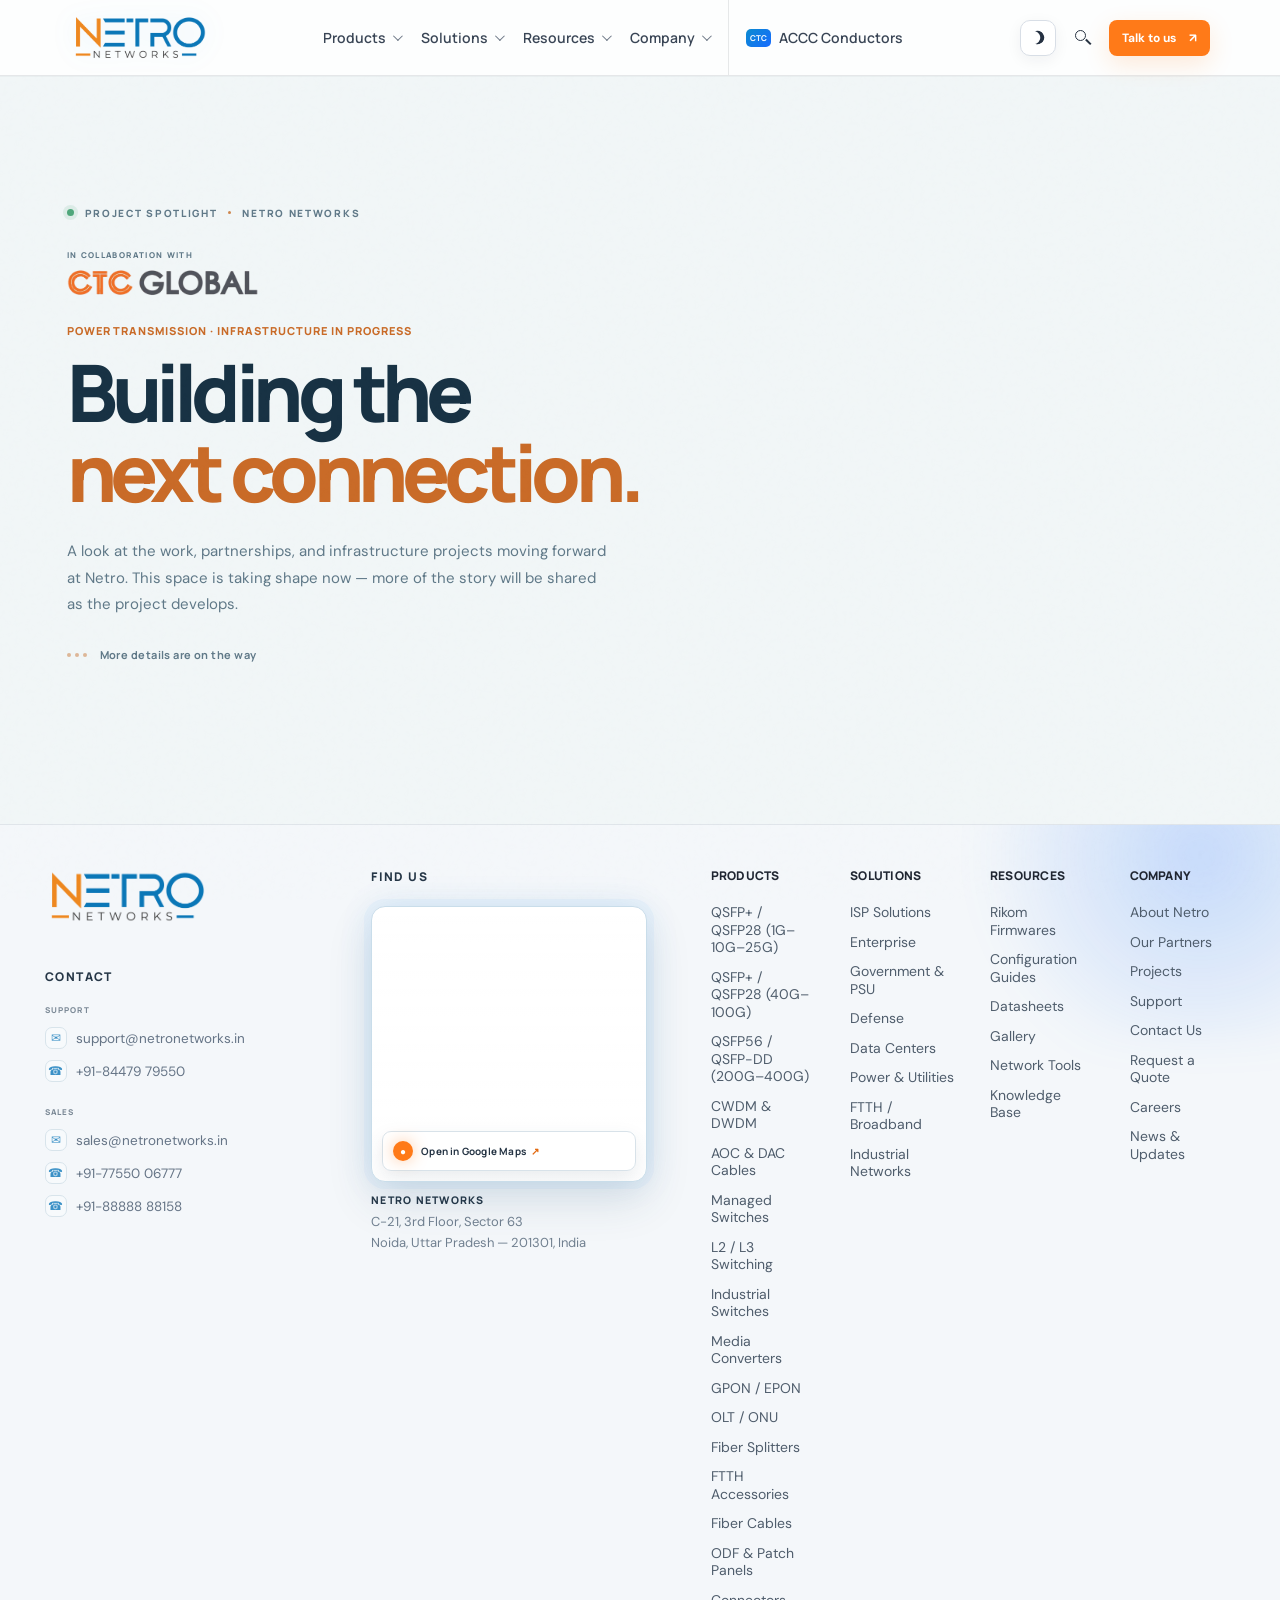
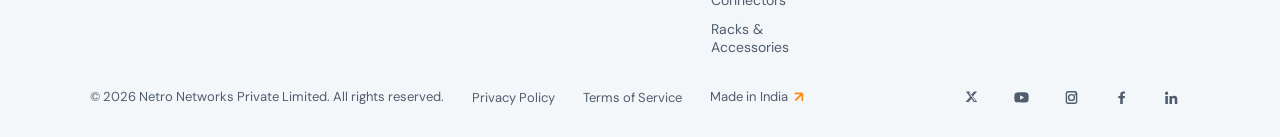
<file: ctc-accc-conductors.html>
<!doctype html>
<html lang="en">
<head>
<meta charset="utf-8"><meta name="viewport" content="width=device-width, initial-scale=1">
<meta name="description" content="A project spotlight from Netro Networks, featuring our work in power transmission and infrastructure. More details coming soon.">
<title>Projects in Progress | Netro Networks</title>
<script>
(() => {
  try {
    const saved = localStorage.getItem('netro-theme');
    if (saved === 'light' || saved === 'dark') {
      document.documentElement.dataset.theme = saved;
    } else {
      const systemDark = window.matchMedia && window.matchMedia('(prefers-color-scheme: dark)').matches;
      document.documentElement.dataset.theme = systemDark ? 'dark' : 'light';
    }
  } catch (_) {
    document.documentElement.dataset.theme = 'light';
  }
})();
</script>
<link rel="icon" type="image/webp" href="images/netro_favicon.webp">
<link rel="preconnect" href="https://fonts.googleapis.com"><link rel="preconnect" href="https://fonts.gstatic.com" crossorigin>
<link href="https://fonts.googleapis.com/css2?family=DM+Sans:wght@400;500;600;700&family=Manrope:wght@500;600;700;800&display=swap" rel="stylesheet">
<link rel="stylesheet" href="styles.css">
<style>
.catalog-page{min-height:100vh;background:var(--white);color:var(--ink);padding:120px 5vw 90px}
.catalog-wrap{max-width:1440px;margin:auto}.catalog-hero{margin-bottom:34px}.catalog-kicker{font:800 11px/1.2 Manrope,sans-serif;letter-spacing:.16em;color:var(--orange);text-transform:uppercase}
.catalog-hero h1{font:800 clamp(34px,5vw,62px)/1.04 Manrope,sans-serif;letter-spacing:-.055em;margin:14px 0 12px}.catalog-hero p{color:var(--muted);font-size:17px;margin:0}
.catalog-layout{display:grid;grid-template-columns:250px minmax(0,1fr);gap:34px;align-items:start}
.catalog-sidebar{border:1px solid var(--line);border-radius:18px;padding:20px;background:var(--white);position:sticky;top:92px}
.filter-head{display:flex;align-items:center;justify-content:space-between;gap:10px;margin-bottom:16px}.filter-head strong{font:800 13px Manrope,sans-serif;letter-spacing:.08em}.text-action{border:0;background:none;color:var(--blue);font:700 12px "DM Sans";cursor:pointer;padding:5px}
.filter-group{border-top:1px solid var(--line);padding:16px 0 13px}.filter-group h3{font:800 11px Manrope,sans-serif;letter-spacing:.12em;margin:0 0 12px;color:var(--muted)}
.filter-option{display:flex;align-items:center;gap:9px;font-size:13px;margin:10px 0;cursor:pointer}.filter-option input{accent-color:var(--blue);width:15px;height:15px}.filter-option:has(input:disabled){opacity:.35;cursor:not-allowed}
.catalog-toolbar{display:flex;align-items:center;justify-content:space-between;gap:14px;margin-bottom:16px;flex-wrap:wrap}.result-count{font-size:13px;color:var(--muted)}.toolbar-controls{display:flex;align-items:center;gap:10px}.catalog-select{border:1px solid var(--line);background:transparent;color:inherit;border-radius:9px;padding:9px 11px;font:600 12px "DM Sans"}.view-toggle{display:flex;border:1px solid var(--line);border-radius:9px;overflow:hidden}.view-toggle button{border:0;background:transparent;padding:8px 11px;color:var(--muted);font:700 12px "DM Sans";cursor:pointer}.view-toggle button.active{background:var(--ink);color:var(--white)}
.filter-chips{display:flex;gap:8px;flex-wrap:wrap;margin:0 0 18px}.filter-chip{border:1px solid var(--line);border-radius:99px;padding:6px 10px;background:transparent;font-size:12px;color:inherit;cursor:pointer}.filter-chip span{color:var(--orange);font-weight:800;margin-left:5px}
.catalog-grid{display:grid;grid-template-columns:repeat(3,minmax(0,1fr));gap:16px}.product-card{border:1px solid var(--line);border-radius:16px;padding:16px;min-width:0;background:var(--white);transition:transform .25s ease,border-color .25s ease}.product-card:hover{transform:translateY(-3px);border-color:#9fcde4}.product-visual{height:154px;border-radius:12px;background:linear-gradient(145deg,#f0f5f8,#e5edf3);display:flex;align-items:center;justify-content:center;margin-bottom:16px;overflow:hidden}.product-visual img{width:88%;height:88%;object-fit:contain;transition:transform .55s cubic-bezier(.2,.75,.25,1)}.product-card:hover .product-visual img{transform:scale(1.045)}.part-number{font:800 13px Manrope,sans-serif;letter-spacing:.01em;margin:0 0 7px}.product-spec{font-weight:800;font-size:14px;margin:0 0 5px}.product-meta{font-size:12px;line-height:1.5;color:var(--muted);margin:0 0 17px}.details-link{display:inline-flex;align-items:center;justify-content:center;border:1px solid var(--line);border-radius:9px;padding:10px 12px;color:inherit;text-decoration:none;font-size:12px;font-weight:700;transition:background .2s,border-color .2s}.details-link:hover{background:var(--orange-soft);border-color:#ffc28a}
.catalog-table-wrap{overflow-x:auto;border:1px solid var(--line);border-radius:14px}.catalog-table{border-collapse:collapse;width:100%;font-size:12px;white-space:nowrap}.catalog-table th,.catalog-table td{text-align:left;padding:14px 15px;border-bottom:1px solid var(--line)}.catalog-table th{font:800 10px Manrope,sans-serif;letter-spacing:.08em;color:var(--muted);background:rgba(120,150,170,.06)}.catalog-table tr:last-child td{border-bottom:0}.catalog-table a{color:var(--blue);font-weight:700;text-decoration:none}
.no-match{border:1px dashed #a8b9c5;border-radius:16px;padding:48px 22px;text-align:center;grid-column:1/-1}.no-match h3{font:800 20px Manrope;margin:0 0 10px}.no-match p{color:var(--muted);font-size:14px;line-height:1.6;max-width:500px;margin:0 auto 20px}.team-button{display:inline-flex;background:var(--orange);color:#111;text-decoration:none;font-weight:800;font-size:13px;padding:13px 18px;border-radius:10px}
 .catalog-trust{max-width:960px;margin:30px auto 0;padding:15px 22px;text-align:center;color:var(--ink);font-size:clamp(13px,1vw,15px);font-weight:750;line-height:1.55;letter-spacing:.015em;border:1px solid rgba(120,145,175,.18);border-radius:14px;background:linear-gradient(100deg,rgba(255,137,45,.09),rgba(30,116,255,.10));box-shadow:inset 0 1px 0 rgba(255,255,255,.035)}.mobile-filter-trigger{display:none}
@media(max-width:1050px){.catalog-grid{grid-template-columns:repeat(2,minmax(0,1fr))}}
@media(max-width:760px){.catalog-page{padding:100px 5vw 42px}.catalog-layout{display:block}.catalog-sidebar{display:none}.mobile-filter-trigger{display:inline-flex;border:1px solid var(--line);border-radius:9px;background:transparent;color:inherit;padding:9px 12px;font:700 12px "DM Sans";cursor:pointer}.catalog-grid{grid-template-columns:1fr}.catalog-toolbar{align-items:flex-start}.toolbar-controls{flex-wrap:wrap}.catalog-select{max-width:145px}.catalog-filter-overlay{display:none;position:fixed;inset:0;z-index:100;background:rgba(0,0,0,.52);align-items:flex-end}.catalog-filter-overlay.open{display:flex}.catalog-filter-panel{width:100%;max-height:86vh;overflow:auto;background:var(--white);color:var(--ink);border-radius:22px 22px 0 0;padding:22px 22px 30px;box-shadow:0 -12px 40px #0002}.catalog-filter-panel .catalog-sidebar{display:block;position:static;border:0;padding:0}.filter-panel-top{display:flex;align-items:center;justify-content:space-between;margin-bottom:12px;font:800 16px Manrope}.close-filters{border:0;background:none;font-size:24px;color:inherit;cursor:pointer}.product-visual{height:190px}}

/* Refined catalog visual system: inherit the site's theme and visual language. */
.catalog-page{padding:132px 5vw 88px;background:var(--page-bg,#f6f7f9);color:var(--page-ink,#17202b);transition:background .25s,color .25s}
.catalog-wrap{max-width:1320px}
.catalog-hero{position:relative;padding:34px 38px 32px;margin:0 0 28px;border:1px solid var(--catalog-border);border-radius:24px;overflow:hidden;background:var(--catalog-hero-bg);box-shadow:var(--catalog-shadow)}
.catalog-hero:after{content:"";position:absolute;width:340px;height:340px;right:-80px;top:-210px;border-radius:50%;background:radial-gradient(circle,rgba(35,151,221,.16),transparent 68%);pointer-events:none}
.catalog-kicker{display:inline-flex;align-items:center;gap:9px;font:800 10px/1.2 Manrope,sans-serif;letter-spacing:.15em;color:var(--orange);text-transform:uppercase}
.catalog-kicker:before{content:"";width:18px;height:2px;background:currentColor;border-radius:2px}
.catalog-hero h1{font-size:clamp(34px,4.3vw,54px);max-width:800px;margin:16px 0 10px;letter-spacing:-.06em;line-height:1.06}
.catalog-hero p{font-size:15px;line-height:1.65;max-width:620px}
.catalog-layout{grid-template-columns:236px minmax(0,1fr);gap:26px}
.catalog-sidebar{border-radius:18px;background:var(--catalog-panel);border-color:var(--catalog-border);box-shadow:var(--catalog-shadow);padding:19px 20px}
.filter-head strong{font-size:12px;letter-spacing:.13em}
.filter-group{padding:17px 0 12px;border-color:var(--catalog-border)}
.filter-group h3{font-size:10px;letter-spacing:.14em;color:var(--catalog-muted)}
.filter-option{font-size:13px;gap:10px;margin:12px 0;color:var(--catalog-text)}
.filter-option input{accent-color:#168bd0;width:16px;height:16px;cursor:pointer}
.text-action{border-radius:7px}.text-action:hover{background:var(--catalog-hover)}
.catalog-results{min-width:0}
.catalog-toolbar{padding:0 1px 13px;border-bottom:1px solid var(--catalog-border);margin-bottom:15px}
.result-count{font-size:12px;font-weight:600;color:var(--catalog-muted)}
.toolbar-controls{gap:8px}
.catalog-select{min-height:37px;border-radius:10px;border-color:var(--catalog-border);background:var(--catalog-panel);color:var(--catalog-text);padding:8px 30px 8px 11px;font-size:12px}
.view-toggle{border-color:var(--catalog-border);border-radius:10px;padding:3px;background:var(--catalog-panel)}
.view-toggle button{border-radius:7px;padding:7px 10px;color:var(--catalog-muted)}
.view-toggle button.active{background:var(--catalog-active);color:#fff}
.filter-chips{gap:7px;margin-bottom:16px}
.filter-chip{border-color:var(--catalog-border);background:var(--catalog-panel);font-size:11px;padding:7px 10px;color:var(--catalog-text);transition:border-color .2s,background .2s}
.filter-chip:hover{border-color:#78b9df;background:var(--catalog-hover)}
.catalog-grid{grid-template-columns:repeat(3,minmax(0,1fr));gap:15px}
.product-card{border-radius:17px;border-color:var(--catalog-border);background:var(--catalog-panel);padding:13px;box-shadow:0 5px 18px rgba(20,35,50,.035);display:flex;flex-direction:column;transition:transform .35s cubic-bezier(.2,.75,.25,1),box-shadow .35s,border-color .3s}
.product-card:hover{transform:translateY(-4px);border-color:rgba(45,151,210,.55);box-shadow:0 15px 35px rgba(20,35,50,.10)}
.product-visual{height:166px;margin-bottom:15px;border:1px solid var(--catalog-visual-border);border-radius:12px;background:var(--catalog-visual-bg)}
.product-visual img{width:86%;height:86%}
.part-number{font-size:12px;letter-spacing:.025em;color:var(--catalog-muted);margin-bottom:9px}
.product-spec{font:800 17px/1.25 Manrope,sans-serif;letter-spacing:-.025em;margin-bottom:6px;color:var(--catalog-text)}
.product-meta{font-size:12px;line-height:1.55;margin-bottom:18px;color:var(--catalog-muted)}
.details-link{margin-top:auto;align-self:flex-start;border-color:var(--catalog-border);border-radius:9px;padding:10px 12px;font-size:11px;background:transparent}
.details-link:hover{background:var(--catalog-hover);border-color:#79bde2}
.catalog-table-wrap{border-color:var(--catalog-border);border-radius:15px;background:var(--catalog-panel);box-shadow:var(--catalog-shadow)}
.catalog-table{color:var(--catalog-text)}
.catalog-table th,.catalog-table td{border-color:var(--catalog-border);padding:15px 16px}
.catalog-table th{background:var(--catalog-table-head);color:var(--catalog-muted)}
.catalog-table tbody tr:hover{background:var(--catalog-hover)}
.catalog-table a{color:var(--catalog-link)}
.no-match{border-color:var(--catalog-border);background:var(--catalog-panel);padding:54px 24px}
.no-match h3{font-size:21px;letter-spacing:-.03em;color:var(--catalog-text)}
.no-match p{color:var(--catalog-muted)}
.team-button{border-radius:10px;padding:13px 17px;transition:transform .2s,filter .2s}
.team-button:hover{transform:translateY(-2px);filter:brightness(1.04)}
.catalog-trust{margin-top:42px;padding-top:22px;border-color:var(--catalog-border);font-size:12px;color:var(--catalog-muted)}
/* The shared site theme toggle sets data-theme on the html element. */
html[data-theme="light"]{
 --page-bg:#f5f7fa;--page-ink:#101b29;--catalog-panel:#fff;--catalog-border:#e1e7ee;
 --catalog-muted:#687789;--catalog-text:#172333;--catalog-shadow:0 8px 26px rgba(17,35,54,.045);
 --catalog-hero-bg:linear-gradient(115deg,#fff 0%,#f5faff 72%,#fff7ef 100%);
 --catalog-visual-bg:linear-gradient(145deg,#f4f7fa,#eaf0f5);--catalog-visual-border:#e7edf2;
 --catalog-hover:#f1f8fc;--catalog-active:#122b40;--catalog-link:#087dbb;--catalog-table-head:#f6f8fa;
}
html[data-theme="dark"]{
 --page-bg:#050b12;--page-ink:#f2f6fb;--catalog-panel:#0b1521;--catalog-border:rgba(172,199,220,.15);
 --catalog-muted:#9aabba;--catalog-text:#edf4fa;--catalog-shadow:0 12px 34px rgba(0,0,0,.18);
 --catalog-hero-bg:radial-gradient(ellipse at 78% 0%,rgba(20,100,180,.20),transparent 48%),linear-gradient(120deg,#0b1725,#08111c 72%,#111a24);
 --catalog-visual-bg:linear-gradient(145deg,#142536,#0d1a28);--catalog-visual-border:rgba(170,204,228,.12);
 --catalog-hover:#102437;--catalog-active:#168bd0;--catalog-link:#75c7f2;--catalog-table-head:#101e2c;
}
html:not([data-theme="light"]):not([data-theme="dark"]){
 --page-bg:#050b12;--page-ink:#f2f6fb;--catalog-panel:#0b1521;--catalog-border:rgba(172,199,220,.15);
 --catalog-muted:#9aabba;--catalog-text:#edf4fa;--catalog-shadow:0 12px 34px rgba(0,0,0,.18);
 --catalog-hero-bg:radial-gradient(ellipse at 78% 0%,rgba(20,100,180,.20),transparent 48%),linear-gradient(120deg,#0b1725,#08111c 72%,#111a24);
 --catalog-visual-bg:linear-gradient(145deg,#142536,#0d1a28);--catalog-visual-border:rgba(170,204,228,.12);
 --catalog-hover:#102437;--catalog-active:#168bd0;--catalog-link:#75c7f2;--catalog-table-head:#101e2c;
}
@media(max-width:1100px){.catalog-grid{grid-template-columns:repeat(2,minmax(0,1fr))}}
@media(max-width:760px){
 .catalog-page{padding:104px 20px 58px}
 .catalog-hero{padding:27px 23px 25px;border-radius:19px;margin-bottom:22px}
 .catalog-hero h1{font-size:clamp(32px,8vw,44px)}
 .catalog-hero p{font-size:14px}
 .catalog-layout{display:block}
 .catalog-toolbar{align-items:center;gap:12px}
 .result-count{flex:1;min-width:140px}
 .toolbar-controls{width:100%;justify-content:space-between}
 .catalog-grid{grid-template-columns:1fr;gap:13px}
 .product-card{padding:14px}
 .product-visual{height:190px}
 .catalog-trust{line-height:1.7;margin-top:32px}
}
@media(prefers-reduced-motion:reduce){.product-card,.product-visual img,.details-link,.team-button{transition:none!important}}

/* Keep the mobile filter drawer out of document flow on desktop. */
.catalog-filter-overlay{display:none}
.catalog-sidebar{align-self:start;height:max-content;position:sticky;top:110px}
@media(max-width:760px){.catalog-filter-overlay{display:none}.catalog-filter-overlay.open{display:flex}}
 
/* Catalogue visual polish */
.catalog-hero{background:radial-gradient(ellipse at 8% 0%,rgba(255,145,58,.16),transparent 48%),linear-gradient(135deg,rgba(255,255,255,.82),rgba(255,245,235,.62));border:1px solid var(--line);border-radius:24px;padding:clamp(24px,4vw,48px);position:relative;overflow:hidden}
[data-theme="dark"] .catalog-hero,body.dark .catalog-hero{background:radial-gradient(ellipse at 8% 0%,rgba(255,145,58,.2),transparent 48%),linear-gradient(135deg,rgba(30,35,43,.96),rgba(23,27,34,.88))}
.product-card{background:linear-gradient(155deg,var(--white),color-mix(in srgb,var(--white) 88%,#ff8c32 12%));border:1px solid var(--line);box-shadow:0 10px 30px rgba(30,35,45,.045);transition:transform .25s ease,box-shadow .25s ease}
[data-theme="dark"] .product-card,body.dark .product-card{background:linear-gradient(155deg,#202630,#252a32 70%,#30291f)}
.product-card:hover{transform:translateY(-4px);box-shadow:0 18px 38px rgba(255,132,42,.13)}
.catalog-filter-overlay{display:none}
.catalog-filter-panel{background:linear-gradient(160deg,var(--white),color-mix(in srgb,var(--white) 92%,#ff923d 8%))}
.catalog-filter-panel .filter-head{position:sticky;top:0;background:transparent;padding:8px 0 14px}
.filter-panel-top{position:sticky;top:0;z-index:2;padding:4px 0 16px;background:inherit;border-bottom:1px solid var(--line)}
.close-filters{width:38px;height:38px;border:1px solid var(--line);border-radius:50%;background:rgba(120,120,120,.08);font-size:24px;line-height:1;cursor:pointer}
@media(max-width:760px){
 .catalog-filter-overlay{display:none;position:fixed;inset:0;z-index:1000;background:rgba(10,14,20,.58);backdrop-filter:blur(5px);align-items:flex-end;justify-content:center;padding:0}
 .catalog-filter-overlay.open{display:flex}
 .catalog-filter-panel{width:100%;max-width:620px;max-height:min(88dvh,760px);overflow:auto;border-radius:24px 24px 0 0;padding:18px 20px max(28px,env(safe-area-inset-bottom));box-shadow:0 -18px 60px rgba(0,0,0,.22);animation:filterSheetIn .24s ease-out}
 .catalog-filter-panel #mobileFilters{display:block!important;position:static!important;width:100%;max-height:none;overflow:visible;border:0;padding:0;background:transparent;box-shadow:none}
 .catalog-filter-panel .filter-group{padding:14px 0;border-bottom:1px solid var(--line)}
 .catalog-filter-panel .filter-option{display:flex;align-items:center;gap:12px;min-height:42px;padding:7px 2px;font-size:14px}
 .catalog-filter-panel input[type=checkbox]{width:18px;height:18px;accent-color:#f28a32}
}
@keyframes filterSheetIn{from{transform:translateY(28px);opacity:.7}to{transform:translateY(0);opacity:1}}

/* Firmware-inspired atmosphere: subtle technical grid, blue/orange light blooms. */
.catalog-page{position:relative;isolation:isolate;overflow:hidden;background:
 radial-gradient(ellipse at 82% 8%,rgba(30,116,255,.10),transparent 34%),
 radial-gradient(ellipse at 10% 30%,rgba(255,137,45,.075),transparent 38%),
 var(--white)}
.catalog-page:before{content:"";position:absolute;inset:0;z-index:-1;pointer-events:none;
 background:linear-gradient(rgba(110,130,155,.055) 1px,transparent 1px),linear-gradient(90deg,rgba(110,130,155,.055) 1px,transparent 1px);
 background-size:64px 64px;mask-image:linear-gradient(to bottom,black,transparent 78%)}
.catalog-hero{background:radial-gradient(ellipse at 90% 0%,rgba(30,116,255,.17),transparent 42%),radial-gradient(ellipse at 0% 100%,rgba(255,137,45,.13),transparent 48%),linear-gradient(135deg,rgba(255,255,255,.94),rgba(245,248,253,.84))}
[data-theme="dark"] .catalog-page,body.dark .catalog-page{background:radial-gradient(ellipse at 80% 5%,rgba(30,116,255,.14),transparent 38%),radial-gradient(ellipse at 5% 45%,rgba(255,137,45,.08),transparent 42%),var(--white)}
[data-theme="dark"] .catalog-hero,body.dark .catalog-hero{background:radial-gradient(ellipse at 90% 0%,rgba(30,116,255,.26),transparent 44%),radial-gradient(ellipse at 0% 100%,rgba(255,137,45,.16),transparent 48%),linear-gradient(135deg,#101720,#171c25)}
/* Give the footer the same layered glow language as the Rikom firmware page. */
footer#company{position:relative;isolation:isolate;overflow:hidden;background:radial-gradient(ellipse at 12% 0%,rgba(255,137,45,.13),transparent 38%),radial-gradient(ellipse at 88% 15%,rgba(30,116,255,.20),transparent 42%),linear-gradient(135deg,#080d14,#101722)}
footer#company:before{content:"";position:absolute;inset:0;z-index:-1;pointer-events:none;background:linear-gradient(rgba(255,255,255,.035) 1px,transparent 1px),linear-gradient(90deg,rgba(255,255,255,.035) 1px,transparent 1px);background-size:64px 64px;mask-image:linear-gradient(to bottom,black,transparent 88%)}
footer#company:after{content:"";position:absolute;z-index:-1;pointer-events:none;width:520px;height:380px;right:-180px;top:-160px;background:radial-gradient(circle,rgba(30,116,255,.22),transparent 70%);filter:blur(18px)}
/* Ensure mobile filter sheet has legible foreground colors in either theme. */
.catalog-filter-panel{color:#202630;background:linear-gradient(160deg,#fff 0%,#f7f8fb 72%,#fff2e7 100%)}
.catalog-filter-panel .filter-head,
.catalog-filter-panel .filter-head strong,
.catalog-filter-panel .filter-group h3,
.catalog-filter-panel .filter-option,
.catalog-filter-panel .filter-panel-top{color:#202630!important}
.catalog-filter-panel .text-action{color:#a94f12!important}
.catalog-filter-panel input[type=checkbox]{accent-color:#e87924}
.catalog-filter-panel .filter-option input{flex:0 0 auto}
[data-theme="dark"] .catalog-filter-panel,body.dark .catalog-filter-panel{color:#f3f6fa;background:linear-gradient(155deg,#171e28 0%,#202834 70%,#2b251f 100%)}
[data-theme="dark"] .catalog-filter-panel .filter-head,
[data-theme="dark"] .catalog-filter-panel .filter-head strong,
[data-theme="dark"] .catalog-filter-panel .filter-group h3,
[data-theme="dark"] .catalog-filter-panel .filter-option,
[data-theme="dark"] .catalog-filter-panel .filter-panel-top,
body.dark .catalog-filter-panel .filter-head,
body.dark .catalog-filter-panel .filter-head strong,
body.dark .catalog-filter-panel .filter-group h3,
body.dark .catalog-filter-panel .filter-option,
body.dark .catalog-filter-panel .filter-panel-top{color:#f3f6fa!important}
[data-theme="dark"] .catalog-filter-panel .text-action,body.dark .catalog-filter-panel .text-action{color:#ffb36f!important}
.catalog-filter-panel .filter-group{border-color:rgba(120,130,145,.24)}
.catalog-filter-panel .close-filters{color:inherit;border-color:rgba(120,130,145,.35)}
@media(max-width:760px){.catalog-filter-panel{color:#202630}.catalog-filter-panel .filter-option{line-height:1.45}}

/* Preserve the original dark page canvas while retaining the added glow gradients. */
[data-theme="dark"] .catalog-page,body.dark .catalog-page{
  background-color:#03070c;
  background-image:
    radial-gradient(ellipse at 80% 5%,rgba(30,116,255,.14),transparent 38%),
    radial-gradient(ellipse at 5% 45%,rgba(255,137,45,.08),transparent 42%);
}

:root{--ctc-bg:#f2f5f7;--ctc-panel:#fff;--ctc-ink:#172536;--ctc-muted:#647487;--ctc-line:#dce4ea;--ctc-accent:#d97724;--ctc-glow:rgba(239,151,48,.2)}html[data-theme="dark"]{--ctc-bg:#081321;--ctc-panel:#101e2e;--ctc-ink:#edf4fa;--ctc-muted:#a7b6c6;--ctc-line:#25394c;--ctc-accent:#ff9c3e;--ctc-glow:rgba(42,133,196,.22)}body{background:var(--ctc-bg)}.ctc-page{padding:112px 5vw 80px;background:radial-gradient(ellipse at 80% 10%,var(--ctc-glow),transparent 40%),var(--ctc-bg);color:var(--ctc-ink);min-height:100vh}.ctc-hero{max-width:1500px;margin:auto;display:grid;grid-template-columns:minmax(320px,.82fr) minmax(0,1.18fr);gap:4vw;align-items:center;min-height:570px}.ctc-copy{padding:30px 0}.ctc-eyebrow,.lower-heading>span{font:800 10px/1.3 Manrope,sans-serif;letter-spacing:.16em;color:var(--ctc-accent)}.live-dot,.ctc-status i{display:inline-block;width:7px;height:7px;border-radius:50%;background:#55b985;box-shadow:0 0 0 4px #55b98522;margin-right:8px}.ctc-copy h1{font:800 clamp(42px,5.2vw,76px)/.99 Manrope,sans-serif;letter-spacing:-.06em;margin:22px 0}.ctc-copy h1 em{font-style:normal;color:var(--ctc-accent)}.ctc-copy>p,.lower-heading p{font-size:16px;line-height:1.8;color:var(--ctc-muted);max-width:540px}.ctc-actions{display:flex;align-items:center;gap:22px;flex-wrap:wrap;margin:30px 0}.ctc-primary{padding:14px 20px;border-radius:7px;background:var(--ctc-accent);color:#101b27;text-decoration:none;font-weight:800}.ctc-primary span{margin-left:18px}.ctc-status{font-size:12px;color:var(--ctc-muted)}.ctc-stats{display:flex;gap:25px;border-top:1px solid var(--ctc-line);padding-top:22px;margin-top:38px}.ctc-stats div{display:grid;gap:5px}.ctc-stats b{font:800 14px Manrope}.ctc-stats small{font-size:10px;color:var(--ctc-muted)}.tower-stage{position:relative;min-height:520px;overflow:hidden;border:1px solid var(--ctc-line);border-radius:18px;background:linear-gradient(145deg,#152c42,#29465b 48%,#d18a4a 150%);box-shadow:0 25px 70px #07111d22}.html[data-theme="light"] .tower-stage{background:linear-gradient(145deg,#dceaf2,#f8e8d2 75%,#e7b477)}html[data-theme="dark"] .tower-stage{background:linear-gradient(145deg,#0c2033,#183b52 60%,#6b492f 150%)}.sky-glow{position:absolute;inset:0;background:radial-gradient(ellipse at 72% 30%,#ffc47766,transparent 35%),linear-gradient(180deg,transparent 55%,#07111d66)}.sun-halo{position:absolute;width:190px;height:190px;border-radius:50%;right:16%;top:12%;background:radial-gradient(circle,#ffdba080 0 22%,#ffdba022 55%,transparent 70%);animation:halo 5s ease-in-out infinite alternate}.terrain{position:absolute;bottom:0;left:0;right:0;height:22%;background:linear-gradient(160deg,transparent 0 22%,#172e3b 23%);opacity:.8}.power-scene{position:absolute;inset:3% 0 0;width:100%;height:95%;overflow:visible}.power-scene g{fill:none;stroke:url(#steel);stroke-width:3;stroke-linecap:round;stroke-linejoin:round}.power-scene .conductors{stroke:#e9b56b;stroke-width:2.2}.power-scene .energy-line{stroke:#fff0c0;stroke-width:1.5;stroke-dasharray:5 22;animation:flow 2.8s linear infinite;filter:drop-shadow(0 0 5px #ffc36b)}.power-scene .spark-points{fill:#ffe2a0;stroke:none;filter:drop-shadow(0 0 8px #ffb44b);animation:spark 2.5s ease-in-out infinite alternate}.main-tower{transform-origin:360px 300px;animation:tower-sway 7s ease-in-out infinite alternate}.far-tower{opacity:.55}.crossarms,.insulators{stroke:#a9bac8!important}.scene-label{position:absolute;padding:10px 13px;border:1px solid #ffffff35;border-radius:8px;background:#0a1a2b77;color:#fff;backdrop-filter:blur(10px);display:grid;gap:5px}.scene-label span,.scene-caption{font:700 8px Manrope;letter-spacing:.13em;color:#f6bd78}.scene-label b{font:700 11px Manrope}.label-left{left:5%;top:17%}.label-right{right:5%;bottom:24%}.scene-caption{position:absolute;bottom:18px;left:22px;color:#ffffffa8}.ctc-lower{max-width:1500px;margin:80px auto 0}.lower-heading{max-width:700px}.lower-heading h2{font:800 clamp(28px,3.8vw,48px)/1.08 Manrope;letter-spacing:-.045em;margin:14px 0}.ctc-cards{display:grid;grid-template-columns:repeat(3,1fr);gap:18px;margin-top:35px}.ctc-cards article{position:relative;padding:26px;border:1px solid var(--ctc-line);border-radius:13px;background:var(--ctc-panel);min-height:220px;transition:transform .3s,border-color .3s,box-shadow .3s}.ctc-cards article:hover{transform:translateY(-5px);border-color:var(--ctc-accent);box-shadow:0 15px 35px #09182712}.card-index{font:700 10px Manrope;color:var(--ctc-accent)}.ctc-cards h3{font:800 17px Manrope;margin:22px 0 8px}.ctc-cards p{font-size:13px;line-height:1.7;color:var(--ctc-muted);margin:0}.mini-icon{height:36px;display:flex;align-items:center;gap:4px;margin-top:12px}.mini-icon i{display:block;border-radius:50%;border:2px solid var(--ctc-accent);width:11px;height:11px;animation:icon-pulse 1.8s ease-in-out infinite}.mini-icon i:nth-child(2){animation-delay:.3s}.mini-icon i:nth-child(3){animation-delay:.6s}.current-icon i{width:34px;height:2px;border:0;border-radius:2px;background:var(--ctc-accent);animation:current 1.6s ease-in-out infinite}.grid-icon i{width:18px;height:18px;border-radius:3px;border-color:#5d9fc5;animation:icon-pulse 2s infinite}@keyframes flow{to{stroke-dashoffset:-108}}@keyframes spark{to{opacity:.35;transform:translateX(22px)}}@keyframes halo{to{transform:scale(1.13);opacity:.65}}@keyframes tower-sway{to{transform:rotate(.35deg)}}@keyframes icon-pulse{50%{transform:scale(1.35);opacity:.45}}@keyframes current{50%{opacity:.35;transform:scaleX(.65)}}@media(max-width:900px){.ctc-hero{grid-template-columns:1fr;gap:25px}.ctc-copy{padding:20px 0 0}.tower-stage{min-height:430px}.ctc-lower{margin-top:55px}}@media(max-width:620px){.ctc-page{padding:100px 20px 55px}.ctc-stats{gap:12px;justify-content:space-between}.ctc-stats small{font-size:9px}.tower-stage{min-height:340px;border-radius:12px}.ctc-cards{grid-template-columns:1fr}.ctc-cards article{min-height:0}.label-right{bottom:20%}.scene-caption{font-size:7px}}@media(prefers-reduced-motion:reduce){.ctc-page *,.ctc-page *:before,.ctc-page *:after{animation:none!important;transition:none!important}}

/* v98 project spotlight: immersive, continuous background motion; structures remain still. */
:root{--spot-bg:#f3f7f8;--spot-ink:#142b3a;--spot-muted:#617787;--spot-accent:#dc7d2d;--spot-line:rgba(37,91,118,.16);--spot-aura:rgba(34,148,181,.17);--spot-glow:rgba(255,163,75,.2)}
html[data-theme="light"]{--spot-bg:#f2f7f8;--spot-ink:#173143;--spot-muted:#607987;--spot-accent:#c66b23;--spot-line:rgba(37,91,118,.17);--spot-aura:rgba(43,153,184,.2);--spot-glow:rgba(255,165,74,.24)}
html[data-theme="dark"]{--spot-bg:#07111b;--spot-ink:#eef6fa;--spot-muted:#a4b8c6;--spot-accent:#ffad5a;--spot-line:rgba(139,190,218,.16);--spot-aura:rgba(27,118,185,.24);--spot-glow:rgba(255,137,54,.13)}
.ctc-page{position:relative;isolation:isolate;overflow:hidden;min-height:calc(100vh - 1px);padding:112px 5vw 42px;background:var(--spot-bg);color:var(--spot-ink);transition:background .35s,color .35s}
.project-backdrop{position:absolute;z-index:-1;inset:0 0 auto;height:min(790px,92vh);overflow:hidden;pointer-events:none;background:radial-gradient(ellipse at 78% 35%,var(--spot-aura),transparent 46%),linear-gradient(180deg,transparent 55%,var(--spot-bg) 100%)}
.project-backdrop:after{content:"";position:absolute;inset:0;background:linear-gradient(90deg,var(--spot-bg) 0%,color-mix(in srgb,var(--spot-bg) 72%,transparent) 34%,transparent 72%),linear-gradient(180deg,transparent 48%,var(--spot-bg) 100%)}
.backdrop-grid{position:absolute;inset:0;width:100%;height:100%;color:var(--spot-ink);opacity:.78}
.moving-current{stroke:var(--spot-accent);filter:drop-shadow(0 0 5px var(--spot-glow));animation:current-travel 9s linear infinite}
.backdrop-wires{stroke:var(--spot-ink);opacity:.22}
.distant-tower{transform:none;transform-origin:center}
.backdrop-aura{position:absolute;border-radius:50%;filter:blur(2px);will-change:transform,opacity}
.aura-one{width:42vw;height:42vw;right:5%;top:4%;background:radial-gradient(circle,var(--spot-glow),transparent 68%);animation:aura-drift 18s ease-in-out infinite alternate}
.aura-two{width:30vw;height:30vw;left:16%;top:22%;background:radial-gradient(circle,var(--spot-aura),transparent 70%);animation:aura-drift 23s ease-in-out infinite alternate-reverse}
.ambient-scan{position:absolute;inset:-30% 0;opacity:.16;background:linear-gradient(115deg,transparent 43%,var(--spot-glow) 50%,transparent 57%);transform:translateX(-100%);animation:scan-pass 13s ease-in-out infinite}
.project-hero{position:relative;max-width:1360px;min-height:clamp(500px,64vh,690px);margin:0 auto;display:flex;align-items:center}
.project-copy{max-width:760px;padding:58px 0 70px;position:relative}
.project-eyebrow{display:flex;align-items:center;gap:11px;font:800 10px/1.4 Manrope,sans-serif;letter-spacing:.17em;color:var(--spot-muted)}
.project-eyebrow i{width:3px;height:3px;border-radius:50%;background:var(--spot-accent);opacity:.8}
.status-pulse{width:7px;height:7px;border-radius:50%;background:#4fa77b;box-shadow:0 0 0 4px rgba(79,167,123,.13);animation:status-breathe 2.4s ease-in-out infinite}
.project-overline{margin:36px 0 13px;color:var(--spot-accent);font:800 11px/1.4 Manrope,sans-serif;letter-spacing:.09em;text-transform:uppercase}
.project-copy h1{font:800 clamp(48px,7.2vw,98px)/.99 Manrope,sans-serif;letter-spacing:-.075em;margin:0 0 25px;max-width:850px}
.project-copy h1 em{font-style:normal;color:var(--spot-accent)}
.project-intro{max-width:580px;margin:0;color:var(--spot-muted);font-size:clamp(15px,1.3vw,18px);line-height:1.85}
.project-progress{display:flex;align-items:center;gap:13px;margin-top:36px;color:var(--spot-muted);font:700 11px Manrope,sans-serif;letter-spacing:.04em}
.progress-mark{display:flex;gap:4px;align-items:center}
.progress-mark i{display:block;width:4px;height:4px;border-radius:50%;background:var(--spot-accent);opacity:.45;animation:progress-wave 1.8s ease-in-out infinite}
.progress-mark i:nth-child(2){animation-delay:.22s}.progress-mark i:nth-child(3){animation-delay:.44s}
.project-side-note{position:absolute;right:1%;bottom:18%;display:grid;gap:11px;color:var(--spot-muted);font:800 9px Manrope,sans-serif;letter-spacing:.14em;writing-mode:vertical-rl;align-items:center;opacity:.76}
.project-side-note b{font-size:8px;letter-spacing:.12em;color:var(--spot-accent)}
.note-rule{width:1px;height:48px;background:linear-gradient(var(--spot-accent),transparent)}
.project-footnote{max-width:1360px;margin:0 auto;min-height:92px;padding:22px 0;border-top:1px solid var(--spot-line);display:flex;align-items:center;gap:34px;position:relative}
.footnote-index{flex:0 0 auto;color:var(--spot-accent);font:800 9px Manrope,sans-serif;letter-spacing:.14em}
.project-footnote p{margin:0;color:var(--spot-muted);font-size:13px;line-height:1.65}
.footnote-mark{margin-left:auto;color:var(--spot-accent);font-size:18px;opacity:.8}
@keyframes current-travel{to{stroke-dashoffset:-464}}
@keyframes aura-drift{0%{transform:translate3d(-2%,1%,0) scale(.96);opacity:.65}100%{transform:translate3d(3%,-3%,0) scale(1.08);opacity:1}}
@keyframes scan-pass{0%,18%{transform:translateX(-100%);opacity:0}35%{opacity:.2}75%,100%{transform:translateX(100%);opacity:0}}
@keyframes status-breathe{50%{box-shadow:0 0 0 7px rgba(79,167,123,.04);opacity:.65}}
@keyframes progress-wave{50%{transform:translateY(-3px);opacity:1}}
@media(max-width:760px){.ctc-page{padding:98px 22px 24px}.project-backdrop{height:660px}.backdrop-grid{width:150%;max-width:none;left:-25%;opacity:.62}.project-backdrop:after{background:linear-gradient(90deg,var(--spot-bg) 0%,color-mix(in srgb,var(--spot-bg) 62%,transparent) 55%,transparent 100%),linear-gradient(180deg,transparent 45%,var(--spot-bg) 100%)}.project-hero{min-height:590px;align-items:center}.project-copy{padding:50px 0 85px}.project-overline{margin-top:30px}.project-copy h1{font-size:clamp(48px,12vw,72px)}.project-intro{font-size:15px;max-width:520px}.project-side-note{right:0;bottom:7%;font-size:8px}.project-footnote{gap:14px;align-items:flex-start;padding:19px 0}.footnote-index{font-size:8px}.project-footnote p{font-size:12px}.footnote-mark{display:none}}
@media(prefers-reduced-motion:reduce){.ctc-page *, .ctc-page *:before,.ctc-page *:after{animation:none!important;transition:none!important;scroll-behavior:auto!important}}

/* Cinematic CTC Global project atmosphere */
:root{--cinema-bg:#f3f7f8;--cinema-ink:#183244;--cinema-muted:#607988;--cinema-hot:#cf702b;--cinema-cool:#6bb8cf;--cinema-aura:rgba(80,166,190,.2);--cinema-sun:rgba(255,164,83,.28)}
html[data-theme="light"]{--cinema-bg:#f1f6f7;--cinema-ink:#183244;--cinema-muted:#607988;--cinema-hot:#c96b28;--cinema-cool:#65b2c8;--cinema-aura:rgba(79,170,194,.24);--cinema-sun:rgba(255,165,82,.32)}
html[data-theme="dark"]{--cinema-bg:#07121e;--cinema-ink:#e7f1f6;--cinema-muted:#a5b8c5;--cinema-hot:#ffad60;--cinema-cool:#4e9fc8;--cinema-aura:rgba(36,112,175,.25);--cinema-sun:rgba(237,121,49,.16)}
.ctc-page{background:var(--cinema-bg);color:var(--cinema-ink)}
.project-backdrop{height:min(900px,100vh);background:radial-gradient(ellipse at 78% 40%,var(--cinema-aura),transparent 48%),linear-gradient(180deg,color-mix(in srgb,var(--cinema-bg) 8%,transparent),var(--cinema-bg) 100%)}
.project-backdrop:after{background:linear-gradient(90deg,var(--cinema-bg) 0%,color-mix(in srgb,var(--cinema-bg) 84%,transparent) 31%,color-mix(in srgb,var(--cinema-bg) 25%,transparent) 74%,transparent 100%),linear-gradient(180deg,transparent 48%,var(--cinema-bg) 100%)}
.backdrop-grid{color:var(--cinema-ink);opacity:.68}
.distant-tower{stroke:currentColor}
.backdrop-wires{stroke:var(--cinema-ink);opacity:.23}
.moving-current{stroke:var(--cinema-hot);stroke-width:2.7;stroke-dasharray:18 44;filter:drop-shadow(0 0 6px var(--cinema-sun));animation:current-travel 11s linear infinite}
.conductor-glints{stroke:var(--cinema-cool);stroke-width:1.6;stroke-dasharray:2 120;opacity:.8;filter:drop-shadow(0 0 5px var(--cinema-cool));animation:glint-flow 7s linear infinite}
.conductor-glints path:nth-child(2){animation-delay:-3.5s}
.micro-lights{fill:var(--cinema-hot);filter:drop-shadow(0 0 8px var(--cinema-hot));animation:lights-breathe 4s ease-in-out infinite}
.sky-haze{position:absolute;inset:8% -10%;width:65%;height:60%;border-radius:50%;filter:blur(45px);opacity:.36;mix-blend-mode:screen;will-change:transform}
.haze-left{background:radial-gradient(ellipse,var(--cinema-cool),transparent 68%);animation:haze-float 22s ease-in-out infinite alternate}
.haze-right{left:48%;top:0;width:56%;background:radial-gradient(ellipse,var(--cinema-sun),transparent 70%);animation:haze-float 27s ease-in-out infinite alternate-reverse}
.distant-glow{position:absolute;right:14%;top:16%;width:clamp(130px,20vw,300px);aspect-ratio:1;border-radius:50%;background:radial-gradient(circle, color-mix(in srgb,var(--cinema-sun) 80%,transparent),transparent 70%);opacity:.75;animation:glow-breathe 12s ease-in-out infinite}
.ambient-scan{background:linear-gradient(110deg,transparent 39%,color-mix(in srgb,var(--cinema-cool) 26%,transparent) 49%,var(--cinema-sun) 51%,transparent 61%);opacity:.55;animation:scan-pass 17s ease-in-out infinite}
.film-grain{position:absolute;inset:0;opacity:.035;background-image:radial-gradient(var(--cinema-ink) .55px,transparent .7px);background-size:5px 5px;mask-image:linear-gradient(180deg,#000,transparent 95%)}
.partner-lockup{display:flex;flex-direction:column;align-items:flex-start;gap:9px;margin:32px 0 2px}
.partner-caption{font:800 8px/1.2 Manrope,sans-serif;letter-spacing:.18em;color:var(--cinema-muted)}
.ctc-brand-logo{display:block;width:clamp(170px,19vw,235px);height:auto;max-height:43px;object-fit:contain;object-position:left center;filter:drop-shadow(0 2px 7px rgba(0,0,0,.08))}
.project-overline{margin-top:24px;color:var(--cinema-hot)}
.project-copy h1 em{color:var(--cinema-hot)}
.project-intro{color:var(--cinema-muted)}
.project-eyebrow{color:var(--cinema-muted)}
.project-progress{color:var(--cinema-muted)}
@keyframes glint-flow{to{stroke-dashoffset:-488}}
@keyframes lights-breathe{0%,100%{opacity:.35}50%{opacity:1}}
@keyframes haze-float{0%{transform:translate3d(-3%,2%,0) scale(.96)}100%{transform:translate3d(5%,-4%,0) scale(1.08)}}
@keyframes glow-breathe{0%,100%{transform:scale(.88);opacity:.38}50%{transform:scale(1.13);opacity:.9}}
@media(max-width:760px){.project-backdrop{height:760px}.sky-haze{width:90%;height:48%;opacity:.28}.haze-right{left:30%}.distant-glow{right:7%;top:20%;width:145px}.partner-lockup{margin-top:27px}.ctc-brand-logo{width:180px;max-height:36px}}
@media(prefers-reduced-motion:reduce){.sky-haze,.distant-glow,.ambient-scan,.moving-current,.conductor-glints,.micro-lights{animation:none!important}}

/* Original looping transmission footage-style backdrop */
.transmission-video{position:absolute;inset:0;width:100%;height:100%;object-fit:cover;object-position:center 48%;opacity:.55;filter:saturate(.78) contrast(1.06);mix-blend-mode:soft-light}
html[data-theme="dark"] .transmission-video{opacity:.56;filter:saturate(.8) brightness(.76) contrast(1.15);mix-blend-mode:screen}
html[data-theme="light"] .transmission-video{opacity:.42;filter:saturate(.72) brightness(1.08) contrast(.94);mix-blend-mode:multiply}
.project-backdrop:after{z-index:1}
.project-backdrop>*:not(.transmission-video){z-index:2}
@media(max-width:760px){.transmission-video{object-position:56% center;opacity:.34}html[data-theme="dark"] .transmission-video{opacity:.4}}
@media(prefers-reduced-motion:reduce){.transmission-video{display:none}}

/* Final composition: let the video be the single visual source. */
.ctc-page{min-height:calc(100svh - 76px);padding:0 5.2vw 38px;display:flex;flex-direction:column;justify-content:center;background:var(--cinema-bg);overflow:hidden}
.project-backdrop{position:absolute;inset:0;height:100%;z-index:-1;overflow:hidden;background:var(--cinema-bg)}
.transmission-video{position:absolute;inset:0;width:100%;height:100%;object-fit:cover;object-position:center center;opacity:.68;filter:saturate(.72) contrast(1.02);mix-blend-mode:normal}
.project-backdrop:after{content:"";position:absolute;inset:0;z-index:1;background:linear-gradient(90deg,var(--cinema-bg) 0%,color-mix(in srgb,var(--cinema-bg) 96%,transparent) 27%,color-mix(in srgb,var(--cinema-bg) 72%,transparent) 49%,color-mix(in srgb,var(--cinema-bg) 18%,transparent) 100%),linear-gradient(0deg,var(--cinema-bg) 0%,transparent 26%,color-mix(in srgb,var(--cinema-bg) 12%,transparent) 100%)}
html[data-theme="dark"] .transmission-video{opacity:.54;filter:saturate(.68) brightness(.8) contrast(1.08)}
html[data-theme="dark"] .project-backdrop:after{background:linear-gradient(90deg,#07121e 0%,rgba(7,18,30,.96) 25%,rgba(7,18,30,.7) 48%,rgba(7,18,30,.08) 100%),linear-gradient(0deg,#07121e 0%,transparent 34%,rgba(7,18,30,.1) 100%)}
html[data-theme="light"] .transmission-video{opacity:.45;filter:saturate(.62) brightness(1.12) contrast(.9)}
html[data-theme="light"] .project-backdrop:after{background:linear-gradient(90deg,#f1f6f7 0%,rgba(241,246,247,.96) 25%,rgba(241,246,247,.78) 49%,rgba(241,246,247,.14) 100%),linear-gradient(0deg,#f1f6f7 0%,transparent 32%,rgba(241,246,247,.12) 100%)}
.project-hero{width:100%;max-width:1360px;min-height:0;margin:0 auto;display:flex;align-items:center;position:relative}
.project-copy{max-width:690px;padding:clamp(60px,10vh,115px) 0 65px}
.partner-lockup{margin:30px 0 0;gap:8px}
.partner-caption{font-size:8px;letter-spacing:.17em}
.ctc-brand-logo{width:clamp(155px,15vw,205px);max-height:38px;filter:none}
.project-overline{margin:25px 0 13px}
.project-copy h1{font-size:clamp(52px,6.2vw,88px);line-height:1.02;letter-spacing:-.07em;max-width:720px}
.project-intro{max-width:540px;font-size:clamp(15px,1.12vw,17px);line-height:1.75}
.project-progress{margin-top:30px}
.project-backdrop .film-grain{display:none}
@media(max-width:760px){.ctc-page{min-height:calc(100svh - 70px);padding:0 22px 26px}.project-backdrop:after{background:linear-gradient(90deg,color-mix(in srgb,var(--cinema-bg) 96%,transparent),color-mix(in srgb,var(--cinema-bg) 70%,transparent)),linear-gradient(0deg,var(--cinema-bg),transparent 65%)}html[data-theme="dark"] .project-backdrop:after{background:linear-gradient(90deg,rgba(7,18,30,.96),rgba(7,18,30,.68)),linear-gradient(0deg,#07121e,transparent 65%)}.project-copy{padding:85px 0 60px}.project-copy h1{font-size:clamp(46px,11.5vw,68px)}.transmission-video{object-position:60% center;opacity:.32}html[data-theme="dark"] .transmission-video{opacity:.35}.ctc-brand-logo{width:165px}}
@media(prefers-reduced-motion:reduce){.transmission-video{display:none}}

/* User-supplied project footage: lightweight, theme-aware background */
.project-backdrop{position:absolute;inset:0;height:100%;z-index:-1;overflow:hidden;background:var(--cinema-bg);pointer-events:none}
.transmission-video{position:absolute;inset:0;width:100%;height:100%;object-fit:cover;object-position:center 52%;opacity:.52;filter:saturate(.82) contrast(1.04);mix-blend-mode:normal}
html[data-theme="dark"] .transmission-video{opacity:.52;filter:saturate(.78) brightness(.72) contrast(1.12)}
html[data-theme="light"] .transmission-video{opacity:.34;filter:saturate(.72) brightness(1.04) contrast(.96)}
.project-backdrop:after{content:"";position:absolute;inset:0;z-index:1;background:linear-gradient(90deg,#07121e 0%,rgba(7,18,30,.94) 26%,rgba(7,18,30,.72) 49%,rgba(7,18,30,.2) 100%),linear-gradient(0deg,#07121e 0%,transparent 38%,rgba(7,18,30,.08) 100%)}
html[data-theme="light"] .project-backdrop:after{background:linear-gradient(90deg,#f1f6f7 0%,rgba(241,246,247,.96) 27%,rgba(241,246,247,.78) 50%,rgba(241,246,247,.16) 100%),linear-gradient(0deg,#f1f6f7 0%,transparent 38%,rgba(241,246,247,.1) 100%)}
html[data-theme="dark"] .project-backdrop:after{background:linear-gradient(90deg,#07121e 0%,rgba(7,18,30,.94) 26%,rgba(7,18,30,.72) 49%,rgba(7,18,30,.2) 100%),linear-gradient(0deg,#07121e 0%,transparent 38%,rgba(7,18,30,.08) 100%)}
@media(max-width:760px){.transmission-video{object-position:58% center;opacity:.28}html[data-theme="dark"] .transmission-video{opacity:.36}html[data-theme="light"] .transmission-video{opacity:.24}.project-backdrop:after{background:linear-gradient(90deg,color-mix(in srgb,var(--cinema-bg) 94%,transparent),color-mix(in srgb,var(--cinema-bg) 66%,transparent)),linear-gradient(0deg,var(--cinema-bg),transparent 70%)}}
@media(prefers-reduced-motion:reduce){.transmission-video{display:none}}

/* Position the hero centrally in the available space below the navigation. */
.ctc-page{min-height:calc(100svh - 76px);padding-top:0;padding-bottom:0;display:flex;flex-direction:column;justify-content:center}
.project-hero{min-height:calc(100svh - 76px);align-items:center}
.project-copy{padding-top:48px;padding-bottom:48px;transform:translateY(22px)}
/* Lift video visibility, especially in light theme, while preserving text contrast. */
html[data-theme="light"] .transmission-video{opacity:.58;filter:saturate(.82) brightness(1.07) contrast(.98)}
html[data-theme="dark"] .transmission-video{opacity:.58;filter:saturate(.8) brightness(.78) contrast(1.1)}
html[data-theme="light"] .project-backdrop:after{background:linear-gradient(90deg,#f1f6f7 0%,rgba(241,246,247,.88) 25%,rgba(241,246,247,.54) 49%,rgba(241,246,247,.08) 100%),linear-gradient(0deg,#f1f6f7 0%,transparent 36%,rgba(241,246,247,.06) 100%)}
@media(max-width:760px){.project-hero{min-height:calc(100svh - 70px)}.project-copy{padding-top:55px;padding-bottom:50px;transform:translateY(8px)}html[data-theme="light"] .transmission-video{opacity:.42}html[data-theme="dark"] .transmission-video{opacity:.42}}
</style>
<style>
.coming-soon-page{min-height:calc(100vh - 1px);padding:142px 5vw 100px;background:var(--white);color:var(--ink);position:relative;overflow:hidden}
.coming-soon-wrap{max-width:1240px;margin:0 auto}
.coming-soon-panel{position:relative;isolation:isolate;min-height:490px;display:grid;grid-template-columns:minmax(0,1.1fr) minmax(300px,.9fr);align-items:center;gap:48px;padding:clamp(30px,6vw,82px);border:1px solid var(--line);border-radius:32px;background:linear-gradient(125deg,rgba(255,133,34,.09),transparent 42%,rgba(25,133,220,.12)),var(--card);overflow:hidden}
.coming-soon-copy{position:relative;z-index:2}.coming-soon-kicker{font:800 11px/1.2 Manrope,sans-serif;letter-spacing:.17em;text-transform:uppercase;color:var(--orange)}
.coming-soon-copy h1{font:800 clamp(38px,5.5vw,68px)/1.02 Manrope,sans-serif;letter-spacing:-.055em;margin:16px 0 18px}
.coming-soon-copy p{max-width:590px;color:var(--muted);font-size:17px;line-height:1.7;margin:0}
.coming-soon-note{display:inline-flex;align-items:center;gap:10px;margin-top:30px;padding:11px 16px;border:1px solid var(--line);border-radius:999px;font:700 12px Manrope,sans-serif;letter-spacing:.04em;background:rgba(128,150,170,.08)}
.status-dot{width:8px;height:8px;border-radius:50%;background:#ff8a28;box-shadow:0 0 0 5px rgba(255,138,40,.12);animation:statusPulse 1.8s ease-in-out infinite}
.coming-visual{height:340px;position:relative;display:grid;place-items:center}
.orbit{position:absolute;width:270px;height:270px;border:1px solid rgba(68,160,220,.28);border-radius:50%;animation:orbitSpin 24s linear infinite}
.orbit:before,.orbit:after{content:"";position:absolute;inset:28px;border:1px dashed rgba(255,139,39,.32);border-radius:50%}
.orbit:after{inset:62px;border-style:solid;border-color:rgba(68,160,220,.24)}
.chip-core{width:158px;height:158px;display:grid;place-items:center;border:1px solid rgba(100,175,225,.38);border-radius:28px;background:linear-gradient(145deg,rgba(29,100,150,.22),rgba(255,255,255,.035));box-shadow:0 20px 70px rgba(25,120,190,.12);animation:chipFloat 4s ease-in-out infinite}
.chip-core svg{width:92px;height:92px;overflow:visible}
.chip-core .chip-lines{stroke:var(--orange);stroke-width:2;stroke-linecap:round;fill:none}
.chip-core .chip-body{stroke:#3298d6;stroke-width:2;fill:rgba(40,140,205,.1)}
.visual-label{position:absolute;bottom:0;font:800 10px Manrope,sans-serif;letter-spacing:.2em;color:var(--muted);text-transform:uppercase}
@keyframes orbitSpin{to{transform:rotate(360deg)}}@keyframes chipFloat{0%,100%{transform:translateY(0)}50%{transform:translateY(-9px)}}@keyframes statusPulse{0%,100%{opacity:1}50%{opacity:.45}}
@media(max-width:760px){.coming-soon-page{padding:112px 18px 64px}.coming-soon-panel{grid-template-columns:1fr;gap:14px;padding:30px 24px;min-height:0;border-radius:24px}.coming-visual{height:250px;grid-row:1}.orbit{width:220px;height:220px}.chip-core{width:132px;height:132px}.coming-soon-copy h1{font-size:clamp(36px,10vw,54px)}.coming-soon-copy p{font-size:15px}}
@media(prefers-reduced-motion:reduce){.orbit,.chip-core,.status-dot{animation:none!important}}
</style><style>
.coming-soon-page{transition:background .45s ease,color .45s ease}
.coming-soon-panel{transition:background .45s ease,border-color .45s ease,box-shadow .45s ease}
.coming-visual{isolation:isolate;perspective:900px}
.orbit{will-change:transform;border-color:var(--orbit-color)}
.orbit-one{animation:orbitSpin 18s linear infinite}
.orbit-two{width:220px;height:220px;border-style:dashed;animation:orbitSpinReverse 13s linear infinite}
.orbit-three{width:320px;height:320px;border-width:1px;border-style:dotted;animation:orbitSpin 32s linear infinite}
.signal-ring{position:absolute;width:185px;height:185px;border:1px solid var(--signal-color);border-radius:50%;animation:signalWave 3.2s ease-out infinite}
.chip-core{position:relative;z-index:2;animation:chipFloat 3.6s ease-in-out infinite,chipGlow 4s ease-in-out infinite;transform-style:preserve-3d}
.chip-core svg{filter:drop-shadow(0 0 12px var(--chip-glow))}
.chip-inner{fill:var(--chip-fill);stroke:var(--chip-stroke);stroke-width:1.5}
.chip-circuit{fill:none;stroke:var(--chip-stroke);stroke-width:2;stroke-linecap:round;stroke-dasharray:3 4;animation:circuitFlow 2.4s linear infinite}
.data-pulse{position:absolute;z-index:3;width:8px;height:8px;border-radius:50%;background:var(--pulse-color);box-shadow:0 0 16px var(--pulse-color);offset-path:ellipse(135px 135px at 50% 50%);animation:dataOrbit 5s linear infinite}
.pulse-b{animation-delay:-1.7s;animation-duration:6.5s}.pulse-c{animation-delay:-3.2s;animation-duration:4.2s}
.visual-label{z-index:3;letter-spacing:.22em}
@keyframes orbitSpinReverse{to{transform:rotate(-360deg)}}
@keyframes signalWave{0%{transform:scale(.72);opacity:.8}85%,100%{transform:scale(1.55);opacity:0}}
@keyframes chipGlow{0%,100%{box-shadow:0 18px 55px var(--chip-glow)}50%{box-shadow:0 22px 85px var(--chip-glow)}}
@keyframes circuitFlow{to{stroke-dashoffset:-28}}
@keyframes dataOrbit{from{offset-distance:0%}to{offset-distance:100%}}
html[data-theme="dark"] .coming-soon-page{--orbit-color:rgba(73,171,236,.35);--signal-color:rgba(255,144,53,.34);--chip-glow:rgba(15,125,210,.22);--chip-fill:rgba(20,126,194,.18);--chip-stroke:#ff9a43;--pulse-color:#55c2ff;background:radial-gradient(ellipse at 78% 46%,rgba(13,87,144,.15),transparent 48%),var(--white)}
html[data-theme="dark"] .coming-soon-panel{background:linear-gradient(125deg,rgba(255,137,45,.10),transparent 42%,rgba(22,119,198,.16)),var(--card);box-shadow:0 25px 80px rgba(0,0,0,.16)}
html[data-theme="light"] .coming-soon-page{--orbit-color:rgba(20,111,180,.26);--signal-color:rgba(237,119,29,.35);--chip-glow:rgba(32,133,200,.13);--chip-fill:rgba(38,145,210,.09);--chip-stroke:#e87820;--pulse-color:#1685c7;background:radial-gradient(ellipse at 78% 46%,rgba(255,157,67,.13),transparent 48%),var(--white)}
html[data-theme="light"] .coming-soon-panel{background:linear-gradient(125deg,rgba(255,145,45,.13),transparent 42%,rgba(33,137,207,.10)),var(--card);box-shadow:0 22px 65px rgba(33,83,120,.08)}
@media(max-width:760px){.orbit-three{width:275px;height:275px}.orbit-one{width:230px;height:230px}.orbit-two{width:185px;height:185px}}
@media(prefers-reduced-motion:reduce){.orbit,.signal-ring,.chip-core,.chip-circuit,.data-pulse{animation:none!important}}
</style>
<style>
/* Dark-mode canvas and optical visual: prevent inherited light-theme whites. */
html[data-theme="dark"] .coming-soon-page, body.dark .coming-soon-page {
  background-color:#070d15 !important;
  background-image:radial-gradient(ellipse at 78% 42%,rgba(16,105,174,.19),transparent 48%),radial-gradient(ellipse at 8% 82%,rgba(220,105,35,.075),transparent 42%) !important;
  color:#f2f6fb !important;
}
html[data-theme="dark"] .coming-soon-panel, body.dark .coming-soon-panel {
  background:linear-gradient(125deg,rgba(255,137,45,.095),transparent 42%,rgba(22,119,198,.17)),linear-gradient(145deg,#111b28,#0b1420 72%,#121923) !important;
  border-color:rgba(157,190,216,.18) !important;
  box-shadow:0 25px 80px rgba(0,0,0,.34) !important;
}
html[data-theme="dark"] .coming-soon-copy h1, body.dark .coming-soon-copy h1 {color:#f4f7fb}
html[data-theme="dark"] .coming-soon-copy p, body.dark .coming-soon-copy p {color:#aab9c9}
html[data-theme="dark"] .coming-soon-note, body.dark .coming-soon-note {background:rgba(133,163,190,.08);border-color:rgba(157,190,216,.18);color:#dce7f1}
html[data-theme="dark"] .chip-core, body.dark .chip-core {background:linear-gradient(145deg,rgba(20,126,194,.24),rgba(13,25,39,.78));border-color:rgba(93,177,226,.42)}
html[data-theme="dark"] .chip-circuit, body.dark .chip-circuit {opacity:.9}
</style>
</head>
<body>
<div class="noise"></div>
<header class="nav" id="nav">
  <div class="nav-shell">
    <a class="brand" href="index.html#top" aria-label="Netro Networks home"><img class="logo-dark" src="images/netro_logo.webp" alt="Netro Networks" /><img class="logo-light" src="images/netro_logo_light.webp" alt="Netro Networks" /></a>

    <nav class="nav-links" aria-label="Primary navigation">
      <div class="nav-item has-menu">
        <button class="nav-link" type="button" aria-expanded="false">Products <i class="chevron" aria-hidden="true"></i></button>
        <div class="mega-menu products-mega">
          <div class="mega-visual product-visual">
            <div class="visual-grid"></div><div class="visual-orbit orbit-a"></div><div class="visual-orbit orbit-b"></div>
            <div class="visual-chip"><span>NETRO</span><b>OPTICAL<br>INFRA</b><i></i><i></i><i></i><i></i></div>
            <small>PRODUCTS</small>
          </div>
          <div class="mega-links">
            <div class="mega-group"><h4>OPTICAL</h4><a href="sfp-sfp-plus.html">QSFP+ / QSFP28 (1G–10G–25G)</a><a href="qsfp-40g-100g.html">QSFP+ / QSFP28 (40G–100G)</a><a href="qsfp56-qsfpdd-200g-400g.html">QSFP56 / QSFP-DD (200G–400G)</a><a href="index.html#products">CWDM &amp; DWDM</a><a href="index.html#products">AOC &amp; DAC Cables</a></div>
            <div class="mega-group"><h4>NETWORKING</h4><a href="index.html#products">Managed Switches</a><a href="index.html#products">L2 / L3 Switching</a><a href="index.html#products">Industrial Switches</a><a href="index.html#products">Media Converters</a></div>
            <div class="mega-group"><h4>FTTx</h4><a href="index.html#products">GPON / EPON</a><a href="index.html#products">OLT / ONU</a><a href="index.html#products">Fiber Splitters</a><a href="index.html#products">FTTH Accessories</a></div>
            <div class="mega-group"><h4>PASSIVE</h4><a href="index.html#products">Fiber Cables</a><a href="index.html#products">ODF & Patch Panels</a><a href="index.html#products">Connectors</a><a href="index.html#products">Racks & Accessories</a></div>
          </div>
        </div>
      </div>

      <div class="nav-item has-menu">
        <button class="nav-link" type="button" aria-expanded="false">Solutions <i class="chevron" aria-hidden="true"></i></button>
        <div class="mega-menu solutions-mega">
          <div class="mega-visual solutions-visual"><div class="network-map"><span></span><span></span><span></span><span></span><span></span><b></b></div><small>SOLUTIONS</small></div>
          <div class="mega-links">
            <div class="mega-group"><h4>CONNECTIVITY</h4><a href="index.html#solutions">ISP Solutions</a><a href="index.html#solutions">FTTH / Broadband</a><a href="index.html#solutions">Last-Mile Networks</a></div>
            <div class="mega-group"><h4>ENTERPRISE</h4><a href="index.html#solutions">Enterprise Networks</a><a href="index.html#solutions">Data Centers</a><a href="index.html#solutions">Industrial Networks</a></div>
            <div class="mega-group"><h4>CRITICAL INFRASTRUCTURE</h4><a href="index.html#solutions">Government & PSU</a><a href="index.html#solutions">Defense</a><a href="index.html#solutions">Power & Utilities</a></div>
            <div class="mega-group"><h4>DEPLOYMENTS</h4><a href="index.html#solutions">Rural Connectivity</a><a href="index.html#solutions">Secure Networks</a><a href="index.html#solutions">Power & Utilities</a></div>
          </div>
        </div>
      </div>

      <div class="nav-item has-menu">
        <button class="nav-link" type="button" aria-expanded="false">Resources <i class="chevron" aria-hidden="true"></i></button>
        <div class="mega-menu resources-mega">
          <div class="mega-visual resources-visual"><div class="terminal"><span>NETRO / RESOURCES</span><b>01</b><i></i><i></i><i></i><em></em></div><small>RESOURCES</small></div>
          <div class="mega-links">
            <div class="mega-group"><h4>ENGINEERING</h4><a href="rikom-firmware.html">Rikom Firmwares</a><a href="index.html#resources">Configuration Guides</a><a href="index.html#resources">Datasheets</a><a href="index.html#resources">Application Notes</a></div>
            <div class="mega-group"><h4>KNOWLEDGE</h4><a href="index.html#resources">Knowledge Base</a><a href="index.html#resources">Troubleshooting</a><a href="index.html#resources">Deployment Guides</a><a href="index.html#resources">FAQs</a></div>
            <div class="mega-group"><h4>TOOLS</h4><a href="#tools">Fiber Budget Calculator</a><a href="#tools">Optical Power Calculator</a><a href="#tools">GPON Split Calculator</a><a href="#tools">Network Calculators</a></div>
            <div class="mega-group"><h4>MEDIA</h4><a href="index.html#resources">Gallery</a><a href="index.html#resources">Project Stories</a><a href="index.html#resources">Announcements</a><a href="index.html#resources">Partner Updates</a></div>
          </div>
        </div>
      </div>

      <div class="nav-item has-menu">
        <button class="nav-link" type="button" aria-expanded="false">Company <i class="chevron" aria-hidden="true"></i></button>
        <div class="mega-menu company-mega">
          <div class="mega-visual company-visual"><div class="company-mark">N<span>•</span></div><div class="company-lines"></div><small>NETRO NETWORKS</small></div>
          <div class="mega-links">
            <div class="mega-group"><h4>ABOUT</h4><a href="index.html#company">About Netro</a><a href="index.html#company">Our Team</a><a href="index.html#company">Projects</a><a href="index.html#company">Partners</a></div>
            <div class="mega-group"><h4>WORK WITH US</h4><a href="index.html#company">Careers</a><a href="#contact">Contact Us</a><a href="#contact">Request a Quote</a><a href="#contact">Technical Support</a></div>
            <div class="mega-group"><h4>COMPANY</h4><a href="index.html#company">News & Updates</a><a href="index.html#company">Gallery</a><a href="index.html#company">Social</a></div>
            <div class="mega-group"><h4>CONTACT</h4><a href="#contact">Sales</a><a href="#contact">Support</a><a href="#contact">Partnerships</a><a href="#contact">Locations</a></div>
          </div>
        </div>
      </div>

      <a class="nav-link ctc-nav-link" href="ctc-accc-conductors.html"><b>CTC</b> ACCC Conductors</a>
    </nav>

    <div class="nav-actions">
      <button class="theme-toggle" id="themeToggle" type="button" aria-label="Switch to light theme" aria-pressed="false">
        <span class="theme-icon theme-sun" aria-hidden="true"></span>
        <span class="theme-icon theme-moon" aria-hidden="true"></span>
      </button>
      <button class="search-btn" aria-label="Search"><span></span></button>
      <a class="nav-cta" href="#contact">Talk to us <b>↗</b></a>
    </div>
    <button class="menu" aria-label="Open menu"><span></span><span></span></button>
  </div>
</header>
<main class="ctc-page">
  <div class="project-backdrop" aria-hidden="true">
    <video class="transmission-video" autoplay muted loop playsinline preload="metadata" aria-hidden="true"><source src="videos/ctc-project-background.mp4" type="video/mp4"></video>
    

  </div>
  <section class="project-hero">
    <div class="project-copy">
      <div class="project-eyebrow"><span class="status-pulse"></span> PROJECT SPOTLIGHT <i></i> NETRO NETWORKS</div>
      <div class="partner-lockup"><span class="partner-caption">IN COLLABORATION WITH</span><img src="images/ctc-global.webp" alt="CTC Global" class="ctc-brand-logo"></div>
      <p class="project-overline">Power transmission · infrastructure in progress</p>
      <h1>Building the<br><em>next connection.</em></h1>
      <p class="project-intro">A look at the work, partnerships, and infrastructure projects moving forward at Netro. This space is taking shape now — more of the story will be shared as the project develops.</p>
      <div class="project-progress"><span class="progress-mark"><i></i><i></i><i></i></span><span>More details are on the way</span></div>
    </div>
  </section>
</main>
<div class="catalog-filter-overlay" id="filterOverlay" aria-hidden="true"><div class="catalog-filter-panel"><div class="filter-panel-top">Filters <button class="close-filters" id="closeFilters" aria-label="Close filters">×</button></div><div id="mobileFilterMount"></div></div></div>
<footer id="company">
        <div class="section-wrap footer-mega footer-mega-enhanced">
  <div class="footer-top-row">
    <div class="footer-brand-column footer-brand-enhanced">
      <a class="footer-logo" href="index.html#top" aria-label="Netro Networks home">
        <img class="logo-dark" src="images/netro_logo.webp" alt="Netro Networks" /><img class="logo-light" src="images/netro_logo_light.webp" alt="Netro Networks" />
      </a>

      <div class="footer-contact-column">
        <h4>CONTACT</h4>
        <div class="footer-contact-groups">
          <div class="footer-contact-group">
            <span class="footer-contact-group-label">SUPPORT</span>
            <a href="mailto:support@netronetworks.in" class="footer-contact-item"><span class="footer-contact-icon" aria-hidden="true">✉</span><span>support@netronetworks.in</span></a>
            <a href="tel:+918447979550" class="footer-contact-item"><span class="footer-contact-icon" aria-hidden="true">☎</span><span>+91-84479 79550</span></a>
          </div>
          <div class="footer-contact-group">
            <span class="footer-contact-group-label">SALES</span>
            <a href="mailto:sales@netronetworks.in" class="footer-contact-item"><span class="footer-contact-icon" aria-hidden="true">✉</span><span>sales@netronetworks.in</span></a>
            <a href="tel:+917755006777" class="footer-contact-item"><span class="footer-contact-icon" aria-hidden="true">☎</span><span>+91-77550 06777</span></a>
            <a href="tel:+918888888158" class="footer-contact-item"><span class="footer-contact-icon" aria-hidden="true">☎</span><span>+91-88888 88158</span></a>
          </div>
        </div>
      </div>
    </div>

    <div class="footer-map-column">
      <h4>FIND US</h4>
      <div class="footer-map-card">
        <iframe title="Netro Networks location" loading="eager" referrerpolicy="no-referrer-when-downgrade" src="https://www.google.com/maps?q=28.6159178,77.3816036&z=15&output=embed"></iframe>
        <a class="footer-map-overlay" href="https://maps.app.goo.gl/6ky6R2pVxZU5AjcM8" target="_blank" rel="noopener noreferrer" aria-label="Open Netro Networks location in Google Maps">
          <span class="footer-map-pin">●</span><span>Open in Google Maps <b>↗</b></span>
        </a>
      </div>
      <div class="footer-map-address"><strong>NETRO NETWORKS</strong><p>C-21, 3rd Floor, Sector 63<br>Noida, Uttar Pradesh — 201301, India</p></div>
    </div>

    <div class="footer-links-column">
      <div class="footer-column">
        <h4>PRODUCTS</h4>
        <a href="sfp-sfp-plus.html">QSFP+ / QSFP28 (1G–10G–25G)</a>
        <a href="qsfp-40g-100g.html">QSFP+ / QSFP28 (40G–100G)</a>
        <a href="qsfp56-qsfpdd-200g-400g.html">QSFP56 / QSFP-DD (200G–400G)</a>
        <a href="index.html#products">CWDM &amp; DWDM</a>
        <a href="index.html#products">AOC &amp; DAC Cables</a>
        <a href="index.html#products">Managed Switches</a>
        <a href="index.html#products">L2 / L3 Switching</a>
        <a href="index.html#products">Industrial Switches</a>
        <a href="index.html#products">Media Converters</a>
        <a href="index.html#products">GPON / EPON</a>
        <a href="index.html#products">OLT / ONU</a>
        <a href="index.html#products">Fiber Splitters</a>
        <a href="index.html#products">FTTH Accessories</a>
        <a href="index.html#products">Fiber Cables</a>
        <a href="index.html#products">ODF &amp; Patch Panels</a>
        <a href="index.html#products">Connectors</a>
        <a href="index.html#products">Racks &amp; Accessories</a>
      </div>
      <div class="footer-column">
        <h4>SOLUTIONS</h4>
        <a href="index.html#solutions">ISP Solutions</a><a href="index.html#solutions">Enterprise</a><a href="index.html#solutions">Government &amp; PSU</a><a href="index.html#solutions">Defense</a><a href="index.html#solutions">Data Centers</a><a href="index.html#solutions">Power &amp; Utilities</a><a href="index.html#solutions">FTTH / Broadband</a><a href="index.html#solutions">Industrial Networks</a>
      </div>
      <div class="footer-column">
        <h4>RESOURCES</h4>
        <a class="active-resource-link" href="rikom-firmware.html">Rikom Firmwares</a><a href="index.html#resources">Configuration Guides</a><a href="index.html#resources">Datasheets</a><a href="index.html#resources">Gallery</a><a href="#tools">Network Tools</a><a href="index.html#resources">Knowledge Base</a>
      </div>
      <div class="footer-column">
        <h4>COMPANY</h4>
        <a href="index.html#company">About Netro</a><a href="index.html#company">Our Partners</a><a href="index.html#company">Projects</a><a href="index.html#company">Support</a><a href="#contact">Contact Us</a><a href="#contact">Request a Quote</a><a href="index.html#company">Careers</a><a href="index.html#company">News &amp; Updates</a>
      </div>
    </div>
  </div>

        <div class="section-wrap footer-social-row">
  <div class="footer-legal-social-row">
    <span>© <span id="year"></span> Netro Networks Private Limited. All rights reserved.</span>
    <a href="index.html#company">Privacy Policy</a>
    <a href="index.html#company">Terms of Service</a>
    <span class="footer-made-india" aria-label="Made in India">
      Made in India <b aria-hidden="true">↗</b>
    </span>
  </div>
  <div class="footer-socials" aria-label="Social media">
  <a href="https://x.com/netro_networks" target="_blank" rel="noopener noreferrer" aria-label="X">
    <svg viewBox="0 0 24 24" aria-hidden="true"><path d="M4.2 3.5h4.65l3.18 4.28 3.72-4.28h4.05l-5.77 6.63 6.04 8.37h-4.64l-3.53-4.88-4.23 4.88H3.62l6.3-7.25L4.2 3.5Zm3.9 1.95 8.3 11.4h1.58L9.68 5.45H8.1Z"/></svg>
  </a>
  <a href="https://www.youtube.com/channel/UC1aRez-lEJpDdEZnfZw4e8w" target="_blank" rel="noopener noreferrer" aria-label="YouTube">
    <svg viewBox="0 0 24 24" aria-hidden="true"><path d="M21.58 7.15a2.85 2.85 0 0 0-2-2C17.8 4.65 12 4.65 12 4.65s-5.8 0-7.58.5a2.85 2.85 0 0 0-2 2C1.92 8.93 1.92 12 1.92 12s0 3.07.5 4.85a2.85 2.85 0 0 0 2 2c1.78.5 7.58.5 7.58.5s5.8 0 7.58-.5a2.85 2.85 0 0 0 2-2c.5-1.78.5-4.85.5-4.85s0-3.07-.5-4.85ZM10 15.3V8.7l5.7 3.3-5.7 3.3Z"/></svg>
  </a>
  <a href="https://www.instagram.com/netronetworks/" target="_blank" rel="noopener noreferrer" aria-label="Instagram">
    <svg viewBox="0 0 24 24" aria-hidden="true"><path d="M7.2 2.8h9.6A3.4 3.4 0 0 1 20.2 6v12a3.4 3.4 0 0 1-3.4 3.2H7.2A3.4 3.4 0 0 1 3.8 18V6a3.4 3.4 0 0 1 3.4-3.2Zm0 2A1.4 1.4 0 0 0 5.8 6v12c0 .77.63 1.2 1.4 1.2h9.6c.77 0 1.4-.43 1.4-1.2V6c0-.77-.63-1.2-1.4-1.2H7.2Zm4.8 2.1A5.1 5.1 0 1 1 11.99 17.1 5.1 5.1 0 0 1 12 6.9Zm0 2A3.1 3.1 0 1 0 15.1 12 3.1 3.1 0 0 0 12 8.9Zm5.35-2.45a1.15 1.15 0 1 1-1.15 1.15 1.15 0 0 1 1.15-1.15Z"/></svg>
  </a>
  <a href="https://www.facebook.com/netronetworkspvtltd" target="_blank" rel="noopener noreferrer" aria-label="Facebook">
    <svg viewBox="0 0 24 24" aria-hidden="true"><path d="M13.8 21v-8h2.7l.4-3.1h-3.1V7.9c0-.9.25-1.5 1.55-1.5H17V3.6c-.3 0-1.35-.1-2.55-.1-2.52 0-4.25 1.54-4.25 4.37v2.03H7.5V13h2.7v8h3.6Z"/></svg>
  </a>
  <a href="https://www.linkedin.com/company/netronetworks/" target="_blank" rel="noopener noreferrer" aria-label="LinkedIn">
    <svg viewBox="0 0 24 24" aria-hidden="true"><path d="M5.1 3.7A2.3 2.3 0 1 1 5.1 8.3 2.3 2.3 0 0 1 5.1 3.7ZM3.3 9.8h3.6V21H3.3V9.8Zm5.8 0h3.4v1.5h.05c.47-.9 1.63-1.85 3.36-1.85 3.6 0 4.27 2.37 4.27 5.45V21h-3.55v-5.4c0-1.29-.02-2.95-1.8-2.95-1.8 0-2.08 1.4-2.08 2.85V21H9.1V9.8Z"/></svg>
  </a>
</div>
</div>
          <div class="footer-legal-right">
          </div>
        </div>
      </footer>
</div>

<script src="script.js"></script>
</body></html>
</file>
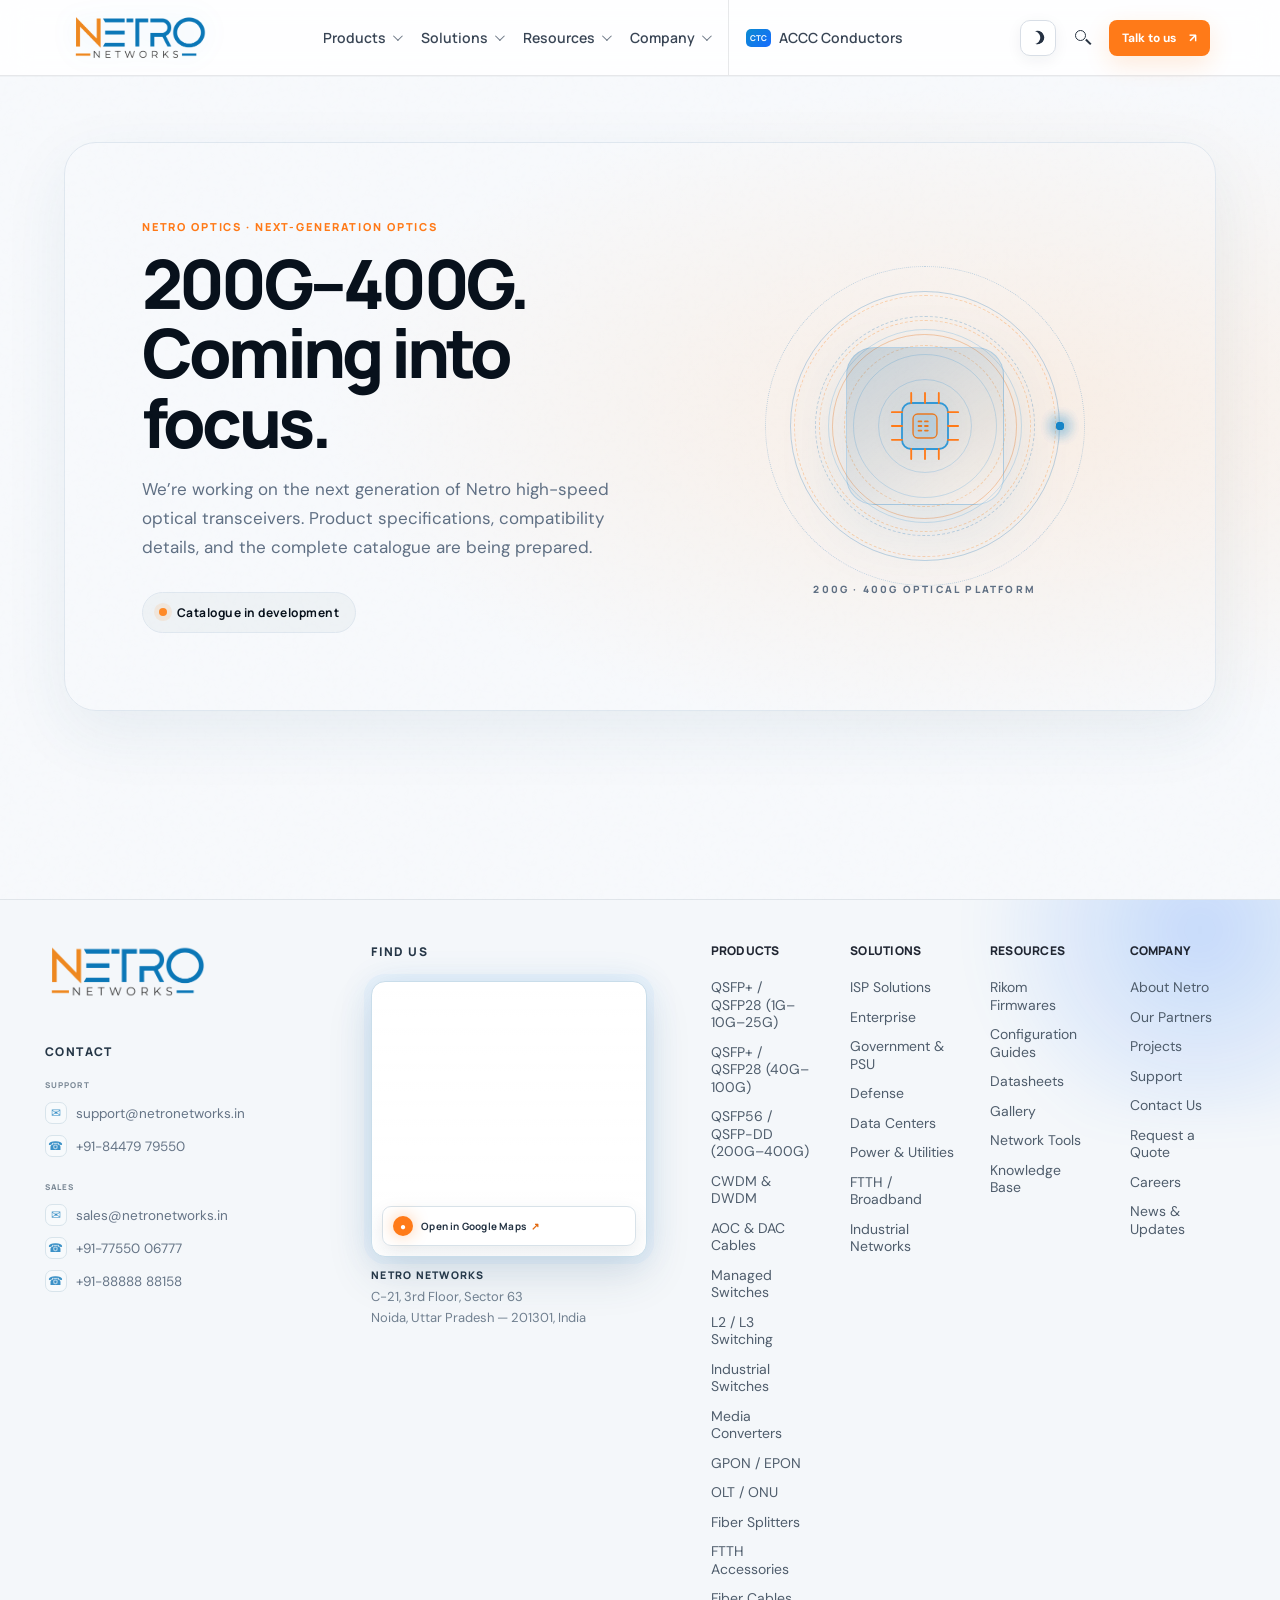
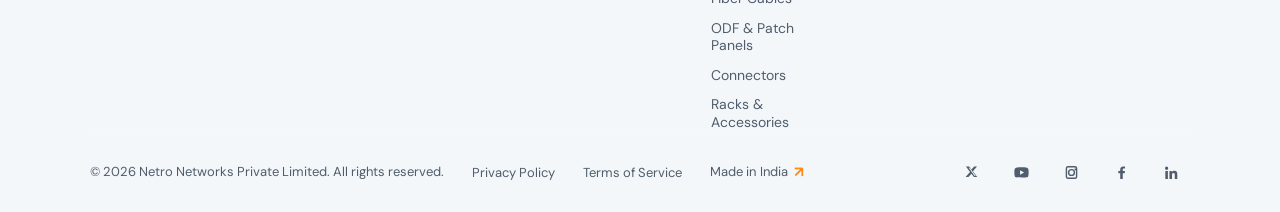
<file: qsfp56-qsfpdd-200g-400g.html>
<!doctype html>
<html lang="en">
<head>
<meta charset="utf-8"><meta name="viewport" content="width=device-width, initial-scale=1">
<meta name="description" content="Netro Networks 200G–400G QSFP56 and QSFP-DD optical transceivers. Catalogue coming soon.">
<title>200G–400G Optical Transceivers | Netro Networks</title>
<script>
(() => {
  try {
    const saved = localStorage.getItem('netro-theme');
    if (saved === 'light' || saved === 'dark') {
      document.documentElement.dataset.theme = saved;
    } else {
      const systemDark = window.matchMedia && window.matchMedia('(prefers-color-scheme: dark)').matches;
      document.documentElement.dataset.theme = systemDark ? 'dark' : 'light';
    }
  } catch (_) {
    document.documentElement.dataset.theme = 'light';
  }
})();
</script>
<link rel="icon" type="image/webp" href="images/netro_favicon.webp">
<link rel="preconnect" href="https://fonts.googleapis.com"><link rel="preconnect" href="https://fonts.gstatic.com" crossorigin>
<link href="https://fonts.googleapis.com/css2?family=DM+Sans:wght@400;500;600;700&family=Manrope:wght@500;600;700;800&display=swap" rel="stylesheet">
<link rel="stylesheet" href="styles.css">
<style>
.catalog-page{min-height:100vh;background:var(--white);color:var(--ink);padding:120px 5vw 90px}
.catalog-wrap{max-width:1440px;margin:auto}.catalog-hero{margin-bottom:34px}.catalog-kicker{font:800 11px/1.2 Manrope,sans-serif;letter-spacing:.16em;color:var(--orange);text-transform:uppercase}
.catalog-hero h1{font:800 clamp(34px,5vw,62px)/1.04 Manrope,sans-serif;letter-spacing:-.055em;margin:14px 0 12px}.catalog-hero p{color:var(--muted);font-size:17px;margin:0}
.catalog-layout{display:grid;grid-template-columns:250px minmax(0,1fr);gap:34px;align-items:start}
.catalog-sidebar{border:1px solid var(--line);border-radius:18px;padding:20px;background:var(--white);position:sticky;top:92px}
.filter-head{display:flex;align-items:center;justify-content:space-between;gap:10px;margin-bottom:16px}.filter-head strong{font:800 13px Manrope,sans-serif;letter-spacing:.08em}.text-action{border:0;background:none;color:var(--blue);font:700 12px "DM Sans";cursor:pointer;padding:5px}
.filter-group{border-top:1px solid var(--line);padding:16px 0 13px}.filter-group h3{font:800 11px Manrope,sans-serif;letter-spacing:.12em;margin:0 0 12px;color:var(--muted)}
.filter-option{display:flex;align-items:center;gap:9px;font-size:13px;margin:10px 0;cursor:pointer}.filter-option input{accent-color:var(--blue);width:15px;height:15px}.filter-option:has(input:disabled){opacity:.35;cursor:not-allowed}
.catalog-toolbar{display:flex;align-items:center;justify-content:space-between;gap:14px;margin-bottom:16px;flex-wrap:wrap}.result-count{font-size:13px;color:var(--muted)}.toolbar-controls{display:flex;align-items:center;gap:10px}.catalog-select{border:1px solid var(--line);background:transparent;color:inherit;border-radius:9px;padding:9px 11px;font:600 12px "DM Sans"}.view-toggle{display:flex;border:1px solid var(--line);border-radius:9px;overflow:hidden}.view-toggle button{border:0;background:transparent;padding:8px 11px;color:var(--muted);font:700 12px "DM Sans";cursor:pointer}.view-toggle button.active{background:var(--ink);color:var(--white)}
.filter-chips{display:flex;gap:8px;flex-wrap:wrap;margin:0 0 18px}.filter-chip{border:1px solid var(--line);border-radius:99px;padding:6px 10px;background:transparent;font-size:12px;color:inherit;cursor:pointer}.filter-chip span{color:var(--orange);font-weight:800;margin-left:5px}
.catalog-grid{display:grid;grid-template-columns:repeat(3,minmax(0,1fr));gap:16px}.product-card{border:1px solid var(--line);border-radius:16px;padding:16px;min-width:0;background:var(--white);transition:transform .25s ease,border-color .25s ease}.product-card:hover{transform:translateY(-3px);border-color:#9fcde4}.product-visual{height:154px;border-radius:12px;background:linear-gradient(145deg,#f0f5f8,#e5edf3);display:flex;align-items:center;justify-content:center;margin-bottom:16px;overflow:hidden}.product-visual img{width:88%;height:88%;object-fit:contain;transition:transform .55s cubic-bezier(.2,.75,.25,1)}.product-card:hover .product-visual img{transform:scale(1.045)}.part-number{font:800 13px Manrope,sans-serif;letter-spacing:.01em;margin:0 0 7px}.product-spec{font-weight:800;font-size:14px;margin:0 0 5px}.product-meta{font-size:12px;line-height:1.5;color:var(--muted);margin:0 0 17px}.details-link{display:inline-flex;align-items:center;justify-content:center;border:1px solid var(--line);border-radius:9px;padding:10px 12px;color:inherit;text-decoration:none;font-size:12px;font-weight:700;transition:background .2s,border-color .2s}.details-link:hover{background:var(--orange-soft);border-color:#ffc28a}
.catalog-table-wrap{overflow-x:auto;border:1px solid var(--line);border-radius:14px}.catalog-table{border-collapse:collapse;width:100%;font-size:12px;white-space:nowrap}.catalog-table th,.catalog-table td{text-align:left;padding:14px 15px;border-bottom:1px solid var(--line)}.catalog-table th{font:800 10px Manrope,sans-serif;letter-spacing:.08em;color:var(--muted);background:rgba(120,150,170,.06)}.catalog-table tr:last-child td{border-bottom:0}.catalog-table a{color:var(--blue);font-weight:700;text-decoration:none}
.no-match{border:1px dashed #a8b9c5;border-radius:16px;padding:48px 22px;text-align:center;grid-column:1/-1}.no-match h3{font:800 20px Manrope;margin:0 0 10px}.no-match p{color:var(--muted);font-size:14px;line-height:1.6;max-width:500px;margin:0 auto 20px}.team-button{display:inline-flex;background:var(--orange);color:#111;text-decoration:none;font-weight:800;font-size:13px;padding:13px 18px;border-radius:10px}
 .catalog-trust{max-width:960px;margin:30px auto 0;padding:15px 22px;text-align:center;color:var(--ink);font-size:clamp(13px,1vw,15px);font-weight:750;line-height:1.55;letter-spacing:.015em;border:1px solid rgba(120,145,175,.18);border-radius:14px;background:linear-gradient(100deg,rgba(255,137,45,.09),rgba(30,116,255,.10));box-shadow:inset 0 1px 0 rgba(255,255,255,.035)}.mobile-filter-trigger{display:none}
@media(max-width:1050px){.catalog-grid{grid-template-columns:repeat(2,minmax(0,1fr))}}
@media(max-width:760px){.catalog-page{padding:100px 5vw 42px}.catalog-layout{display:block}.catalog-sidebar{display:none}.mobile-filter-trigger{display:inline-flex;border:1px solid var(--line);border-radius:9px;background:transparent;color:inherit;padding:9px 12px;font:700 12px "DM Sans";cursor:pointer}.catalog-grid{grid-template-columns:1fr}.catalog-toolbar{align-items:flex-start}.toolbar-controls{flex-wrap:wrap}.catalog-select{max-width:145px}.catalog-filter-overlay{display:none;position:fixed;inset:0;z-index:100;background:rgba(0,0,0,.52);align-items:flex-end}.catalog-filter-overlay.open{display:flex}.catalog-filter-panel{width:100%;max-height:86vh;overflow:auto;background:var(--white);color:var(--ink);border-radius:22px 22px 0 0;padding:22px 22px 30px;box-shadow:0 -12px 40px #0002}.catalog-filter-panel .catalog-sidebar{display:block;position:static;border:0;padding:0}.filter-panel-top{display:flex;align-items:center;justify-content:space-between;margin-bottom:12px;font:800 16px Manrope}.close-filters{border:0;background:none;font-size:24px;color:inherit;cursor:pointer}.product-visual{height:190px}}

/* Refined catalog visual system: inherit the site's theme and visual language. */
.catalog-page{padding:132px 5vw 88px;background:var(--page-bg,#f6f7f9);color:var(--page-ink,#17202b);transition:background .25s,color .25s}
.catalog-wrap{max-width:1320px}
.catalog-hero{position:relative;padding:34px 38px 32px;margin:0 0 28px;border:1px solid var(--catalog-border);border-radius:24px;overflow:hidden;background:var(--catalog-hero-bg);box-shadow:var(--catalog-shadow)}
.catalog-hero:after{content:"";position:absolute;width:340px;height:340px;right:-80px;top:-210px;border-radius:50%;background:radial-gradient(circle,rgba(35,151,221,.16),transparent 68%);pointer-events:none}
.catalog-kicker{display:inline-flex;align-items:center;gap:9px;font:800 10px/1.2 Manrope,sans-serif;letter-spacing:.15em;color:var(--orange);text-transform:uppercase}
.catalog-kicker:before{content:"";width:18px;height:2px;background:currentColor;border-radius:2px}
.catalog-hero h1{font-size:clamp(34px,4.3vw,54px);max-width:800px;margin:16px 0 10px;letter-spacing:-.06em;line-height:1.06}
.catalog-hero p{font-size:15px;line-height:1.65;max-width:620px}
.catalog-layout{grid-template-columns:236px minmax(0,1fr);gap:26px}
.catalog-sidebar{border-radius:18px;background:var(--catalog-panel);border-color:var(--catalog-border);box-shadow:var(--catalog-shadow);padding:19px 20px}
.filter-head strong{font-size:12px;letter-spacing:.13em}
.filter-group{padding:17px 0 12px;border-color:var(--catalog-border)}
.filter-group h3{font-size:10px;letter-spacing:.14em;color:var(--catalog-muted)}
.filter-option{font-size:13px;gap:10px;margin:12px 0;color:var(--catalog-text)}
.filter-option input{accent-color:#168bd0;width:16px;height:16px;cursor:pointer}
.text-action{border-radius:7px}.text-action:hover{background:var(--catalog-hover)}
.catalog-results{min-width:0}
.catalog-toolbar{padding:0 1px 13px;border-bottom:1px solid var(--catalog-border);margin-bottom:15px}
.result-count{font-size:12px;font-weight:600;color:var(--catalog-muted)}
.toolbar-controls{gap:8px}
.catalog-select{min-height:37px;border-radius:10px;border-color:var(--catalog-border);background:var(--catalog-panel);color:var(--catalog-text);padding:8px 30px 8px 11px;font-size:12px}
.view-toggle{border-color:var(--catalog-border);border-radius:10px;padding:3px;background:var(--catalog-panel)}
.view-toggle button{border-radius:7px;padding:7px 10px;color:var(--catalog-muted)}
.view-toggle button.active{background:var(--catalog-active);color:#fff}
.filter-chips{gap:7px;margin-bottom:16px}
.filter-chip{border-color:var(--catalog-border);background:var(--catalog-panel);font-size:11px;padding:7px 10px;color:var(--catalog-text);transition:border-color .2s,background .2s}
.filter-chip:hover{border-color:#78b9df;background:var(--catalog-hover)}
.catalog-grid{grid-template-columns:repeat(3,minmax(0,1fr));gap:15px}
.product-card{border-radius:17px;border-color:var(--catalog-border);background:var(--catalog-panel);padding:13px;box-shadow:0 5px 18px rgba(20,35,50,.035);display:flex;flex-direction:column;transition:transform .35s cubic-bezier(.2,.75,.25,1),box-shadow .35s,border-color .3s}
.product-card:hover{transform:translateY(-4px);border-color:rgba(45,151,210,.55);box-shadow:0 15px 35px rgba(20,35,50,.10)}
.product-visual{height:166px;margin-bottom:15px;border:1px solid var(--catalog-visual-border);border-radius:12px;background:var(--catalog-visual-bg)}
.product-visual img{width:86%;height:86%}
.part-number{font-size:12px;letter-spacing:.025em;color:var(--catalog-muted);margin-bottom:9px}
.product-spec{font:800 17px/1.25 Manrope,sans-serif;letter-spacing:-.025em;margin-bottom:6px;color:var(--catalog-text)}
.product-meta{font-size:12px;line-height:1.55;margin-bottom:18px;color:var(--catalog-muted)}
.details-link{margin-top:auto;align-self:flex-start;border-color:var(--catalog-border);border-radius:9px;padding:10px 12px;font-size:11px;background:transparent}
.details-link:hover{background:var(--catalog-hover);border-color:#79bde2}
.catalog-table-wrap{border-color:var(--catalog-border);border-radius:15px;background:var(--catalog-panel);box-shadow:var(--catalog-shadow)}
.catalog-table{color:var(--catalog-text)}
.catalog-table th,.catalog-table td{border-color:var(--catalog-border);padding:15px 16px}
.catalog-table th{background:var(--catalog-table-head);color:var(--catalog-muted)}
.catalog-table tbody tr:hover{background:var(--catalog-hover)}
.catalog-table a{color:var(--catalog-link)}
.no-match{border-color:var(--catalog-border);background:var(--catalog-panel);padding:54px 24px}
.no-match h3{font-size:21px;letter-spacing:-.03em;color:var(--catalog-text)}
.no-match p{color:var(--catalog-muted)}
.team-button{border-radius:10px;padding:13px 17px;transition:transform .2s,filter .2s}
.team-button:hover{transform:translateY(-2px);filter:brightness(1.04)}
.catalog-trust{margin-top:42px;padding-top:22px;border-color:var(--catalog-border);font-size:12px;color:var(--catalog-muted)}
/* The shared site theme toggle sets data-theme on the html element. */
html[data-theme="light"]{
 --page-bg:#f5f7fa;--page-ink:#101b29;--catalog-panel:#fff;--catalog-border:#e1e7ee;
 --catalog-muted:#687789;--catalog-text:#172333;--catalog-shadow:0 8px 26px rgba(17,35,54,.045);
 --catalog-hero-bg:linear-gradient(115deg,#fff 0%,#f5faff 72%,#fff7ef 100%);
 --catalog-visual-bg:linear-gradient(145deg,#f4f7fa,#eaf0f5);--catalog-visual-border:#e7edf2;
 --catalog-hover:#f1f8fc;--catalog-active:#122b40;--catalog-link:#087dbb;--catalog-table-head:#f6f8fa;
}
html[data-theme="dark"]{
 --page-bg:#050b12;--page-ink:#f2f6fb;--catalog-panel:#0b1521;--catalog-border:rgba(172,199,220,.15);
 --catalog-muted:#9aabba;--catalog-text:#edf4fa;--catalog-shadow:0 12px 34px rgba(0,0,0,.18);
 --catalog-hero-bg:radial-gradient(ellipse at 78% 0%,rgba(20,100,180,.20),transparent 48%),linear-gradient(120deg,#0b1725,#08111c 72%,#111a24);
 --catalog-visual-bg:linear-gradient(145deg,#142536,#0d1a28);--catalog-visual-border:rgba(170,204,228,.12);
 --catalog-hover:#102437;--catalog-active:#168bd0;--catalog-link:#75c7f2;--catalog-table-head:#101e2c;
}
html:not([data-theme="light"]):not([data-theme="dark"]){
 --page-bg:#050b12;--page-ink:#f2f6fb;--catalog-panel:#0b1521;--catalog-border:rgba(172,199,220,.15);
 --catalog-muted:#9aabba;--catalog-text:#edf4fa;--catalog-shadow:0 12px 34px rgba(0,0,0,.18);
 --catalog-hero-bg:radial-gradient(ellipse at 78% 0%,rgba(20,100,180,.20),transparent 48%),linear-gradient(120deg,#0b1725,#08111c 72%,#111a24);
 --catalog-visual-bg:linear-gradient(145deg,#142536,#0d1a28);--catalog-visual-border:rgba(170,204,228,.12);
 --catalog-hover:#102437;--catalog-active:#168bd0;--catalog-link:#75c7f2;--catalog-table-head:#101e2c;
}
@media(max-width:1100px){.catalog-grid{grid-template-columns:repeat(2,minmax(0,1fr))}}
@media(max-width:760px){
 .catalog-page{padding:104px 20px 58px}
 .catalog-hero{padding:27px 23px 25px;border-radius:19px;margin-bottom:22px}
 .catalog-hero h1{font-size:clamp(32px,8vw,44px)}
 .catalog-hero p{font-size:14px}
 .catalog-layout{display:block}
 .catalog-toolbar{align-items:center;gap:12px}
 .result-count{flex:1;min-width:140px}
 .toolbar-controls{width:100%;justify-content:space-between}
 .catalog-grid{grid-template-columns:1fr;gap:13px}
 .product-card{padding:14px}
 .product-visual{height:190px}
 .catalog-trust{line-height:1.7;margin-top:32px}
}
@media(prefers-reduced-motion:reduce){.product-card,.product-visual img,.details-link,.team-button{transition:none!important}}

/* Keep the mobile filter drawer out of document flow on desktop. */
.catalog-filter-overlay{display:none}
.catalog-sidebar{align-self:start;height:max-content;position:sticky;top:110px}
@media(max-width:760px){.catalog-filter-overlay{display:none}.catalog-filter-overlay.open{display:flex}}
 
/* Catalogue visual polish */
.catalog-hero{background:radial-gradient(ellipse at 8% 0%,rgba(255,145,58,.16),transparent 48%),linear-gradient(135deg,rgba(255,255,255,.82),rgba(255,245,235,.62));border:1px solid var(--line);border-radius:24px;padding:clamp(24px,4vw,48px);position:relative;overflow:hidden}
[data-theme="dark"] .catalog-hero,body.dark .catalog-hero{background:radial-gradient(ellipse at 8% 0%,rgba(255,145,58,.2),transparent 48%),linear-gradient(135deg,rgba(30,35,43,.96),rgba(23,27,34,.88))}
.product-card{background:linear-gradient(155deg,var(--white),color-mix(in srgb,var(--white) 88%,#ff8c32 12%));border:1px solid var(--line);box-shadow:0 10px 30px rgba(30,35,45,.045);transition:transform .25s ease,box-shadow .25s ease}
[data-theme="dark"] .product-card,body.dark .product-card{background:linear-gradient(155deg,#202630,#252a32 70%,#30291f)}
.product-card:hover{transform:translateY(-4px);box-shadow:0 18px 38px rgba(255,132,42,.13)}
.catalog-filter-overlay{display:none}
.catalog-filter-panel{background:linear-gradient(160deg,var(--white),color-mix(in srgb,var(--white) 92%,#ff923d 8%))}
.catalog-filter-panel .filter-head{position:sticky;top:0;background:transparent;padding:8px 0 14px}
.filter-panel-top{position:sticky;top:0;z-index:2;padding:4px 0 16px;background:inherit;border-bottom:1px solid var(--line)}
.close-filters{width:38px;height:38px;border:1px solid var(--line);border-radius:50%;background:rgba(120,120,120,.08);font-size:24px;line-height:1;cursor:pointer}
@media(max-width:760px){
 .catalog-filter-overlay{display:none;position:fixed;inset:0;z-index:1000;background:rgba(10,14,20,.58);backdrop-filter:blur(5px);align-items:flex-end;justify-content:center;padding:0}
 .catalog-filter-overlay.open{display:flex}
 .catalog-filter-panel{width:100%;max-width:620px;max-height:min(88dvh,760px);overflow:auto;border-radius:24px 24px 0 0;padding:18px 20px max(28px,env(safe-area-inset-bottom));box-shadow:0 -18px 60px rgba(0,0,0,.22);animation:filterSheetIn .24s ease-out}
 .catalog-filter-panel #mobileFilters{display:block!important;position:static!important;width:100%;max-height:none;overflow:visible;border:0;padding:0;background:transparent;box-shadow:none}
 .catalog-filter-panel .filter-group{padding:14px 0;border-bottom:1px solid var(--line)}
 .catalog-filter-panel .filter-option{display:flex;align-items:center;gap:12px;min-height:42px;padding:7px 2px;font-size:14px}
 .catalog-filter-panel input[type=checkbox]{width:18px;height:18px;accent-color:#f28a32}
}
@keyframes filterSheetIn{from{transform:translateY(28px);opacity:.7}to{transform:translateY(0);opacity:1}}

/* Firmware-inspired atmosphere: subtle technical grid, blue/orange light blooms. */
.catalog-page{position:relative;isolation:isolate;overflow:hidden;background:
 radial-gradient(ellipse at 82% 8%,rgba(30,116,255,.10),transparent 34%),
 radial-gradient(ellipse at 10% 30%,rgba(255,137,45,.075),transparent 38%),
 var(--white)}
.catalog-page:before{content:"";position:absolute;inset:0;z-index:-1;pointer-events:none;
 background:linear-gradient(rgba(110,130,155,.055) 1px,transparent 1px),linear-gradient(90deg,rgba(110,130,155,.055) 1px,transparent 1px);
 background-size:64px 64px;mask-image:linear-gradient(to bottom,black,transparent 78%)}
.catalog-hero{background:radial-gradient(ellipse at 90% 0%,rgba(30,116,255,.17),transparent 42%),radial-gradient(ellipse at 0% 100%,rgba(255,137,45,.13),transparent 48%),linear-gradient(135deg,rgba(255,255,255,.94),rgba(245,248,253,.84))}
[data-theme="dark"] .catalog-page,body.dark .catalog-page{background:radial-gradient(ellipse at 80% 5%,rgba(30,116,255,.14),transparent 38%),radial-gradient(ellipse at 5% 45%,rgba(255,137,45,.08),transparent 42%),var(--white)}
[data-theme="dark"] .catalog-hero,body.dark .catalog-hero{background:radial-gradient(ellipse at 90% 0%,rgba(30,116,255,.26),transparent 44%),radial-gradient(ellipse at 0% 100%,rgba(255,137,45,.16),transparent 48%),linear-gradient(135deg,#101720,#171c25)}
/* Give the footer the same layered glow language as the Rikom firmware page. */
footer#company{position:relative;isolation:isolate;overflow:hidden;background:radial-gradient(ellipse at 12% 0%,rgba(255,137,45,.13),transparent 38%),radial-gradient(ellipse at 88% 15%,rgba(30,116,255,.20),transparent 42%),linear-gradient(135deg,#080d14,#101722)}
footer#company:before{content:"";position:absolute;inset:0;z-index:-1;pointer-events:none;background:linear-gradient(rgba(255,255,255,.035) 1px,transparent 1px),linear-gradient(90deg,rgba(255,255,255,.035) 1px,transparent 1px);background-size:64px 64px;mask-image:linear-gradient(to bottom,black,transparent 88%)}
footer#company:after{content:"";position:absolute;z-index:-1;pointer-events:none;width:520px;height:380px;right:-180px;top:-160px;background:radial-gradient(circle,rgba(30,116,255,.22),transparent 70%);filter:blur(18px)}
/* Ensure mobile filter sheet has legible foreground colors in either theme. */
.catalog-filter-panel{color:#202630;background:linear-gradient(160deg,#fff 0%,#f7f8fb 72%,#fff2e7 100%)}
.catalog-filter-panel .filter-head,
.catalog-filter-panel .filter-head strong,
.catalog-filter-panel .filter-group h3,
.catalog-filter-panel .filter-option,
.catalog-filter-panel .filter-panel-top{color:#202630!important}
.catalog-filter-panel .text-action{color:#a94f12!important}
.catalog-filter-panel input[type=checkbox]{accent-color:#e87924}
.catalog-filter-panel .filter-option input{flex:0 0 auto}
[data-theme="dark"] .catalog-filter-panel,body.dark .catalog-filter-panel{color:#f3f6fa;background:linear-gradient(155deg,#171e28 0%,#202834 70%,#2b251f 100%)}
[data-theme="dark"] .catalog-filter-panel .filter-head,
[data-theme="dark"] .catalog-filter-panel .filter-head strong,
[data-theme="dark"] .catalog-filter-panel .filter-group h3,
[data-theme="dark"] .catalog-filter-panel .filter-option,
[data-theme="dark"] .catalog-filter-panel .filter-panel-top,
body.dark .catalog-filter-panel .filter-head,
body.dark .catalog-filter-panel .filter-head strong,
body.dark .catalog-filter-panel .filter-group h3,
body.dark .catalog-filter-panel .filter-option,
body.dark .catalog-filter-panel .filter-panel-top{color:#f3f6fa!important}
[data-theme="dark"] .catalog-filter-panel .text-action,body.dark .catalog-filter-panel .text-action{color:#ffb36f!important}
.catalog-filter-panel .filter-group{border-color:rgba(120,130,145,.24)}
.catalog-filter-panel .close-filters{color:inherit;border-color:rgba(120,130,145,.35)}
@media(max-width:760px){.catalog-filter-panel{color:#202630}.catalog-filter-panel .filter-option{line-height:1.45}}

/* Preserve the original dark page canvas while retaining the added glow gradients. */
[data-theme="dark"] .catalog-page,body.dark .catalog-page{
  background-color:#03070c;
  background-image:
    radial-gradient(ellipse at 80% 5%,rgba(30,116,255,.14),transparent 38%),
    radial-gradient(ellipse at 5% 45%,rgba(255,137,45,.08),transparent 42%);
}
</style>
<style>
.coming-soon-page{min-height:calc(100vh - 1px);padding:142px 5vw 100px;background:var(--white);color:var(--ink);position:relative;overflow:hidden}
.coming-soon-wrap{max-width:1240px;margin:0 auto}
.coming-soon-panel{position:relative;isolation:isolate;min-height:490px;display:grid;grid-template-columns:minmax(0,1.1fr) minmax(300px,.9fr);align-items:center;gap:48px;padding:clamp(30px,6vw,82px);border:1px solid var(--line);border-radius:32px;background:linear-gradient(125deg,rgba(255,133,34,.09),transparent 42%,rgba(25,133,220,.12)),var(--card);overflow:hidden}
.coming-soon-copy{position:relative;z-index:2}.coming-soon-kicker{font:800 11px/1.2 Manrope,sans-serif;letter-spacing:.17em;text-transform:uppercase;color:var(--orange)}
.coming-soon-copy h1{font:800 clamp(38px,5.5vw,68px)/1.02 Manrope,sans-serif;letter-spacing:-.055em;margin:16px 0 18px}
.coming-soon-copy p{max-width:590px;color:var(--muted);font-size:17px;line-height:1.7;margin:0}
.coming-soon-note{display:inline-flex;align-items:center;gap:10px;margin-top:30px;padding:11px 16px;border:1px solid var(--line);border-radius:999px;font:700 12px Manrope,sans-serif;letter-spacing:.04em;background:rgba(128,150,170,.08)}
.status-dot{width:8px;height:8px;border-radius:50%;background:#ff8a28;box-shadow:0 0 0 5px rgba(255,138,40,.12);animation:statusPulse 1.8s ease-in-out infinite}
.coming-visual{height:340px;position:relative;display:grid;place-items:center}
.orbit{position:absolute;width:270px;height:270px;border:1px solid rgba(68,160,220,.28);border-radius:50%;animation:orbitSpin 24s linear infinite}
.orbit:before,.orbit:after{content:"";position:absolute;inset:28px;border:1px dashed rgba(255,139,39,.32);border-radius:50%}
.orbit:after{inset:62px;border-style:solid;border-color:rgba(68,160,220,.24)}
.chip-core{width:158px;height:158px;display:grid;place-items:center;border:1px solid rgba(100,175,225,.38);border-radius:28px;background:linear-gradient(145deg,rgba(29,100,150,.22),rgba(255,255,255,.035));box-shadow:0 20px 70px rgba(25,120,190,.12);animation:chipFloat 4s ease-in-out infinite}
.chip-core svg{width:92px;height:92px;overflow:visible}
.chip-core .chip-lines{stroke:var(--orange);stroke-width:2;stroke-linecap:round;fill:none}
.chip-core .chip-body{stroke:#3298d6;stroke-width:2;fill:rgba(40,140,205,.1)}
.visual-label{position:absolute;bottom:0;font:800 10px Manrope,sans-serif;letter-spacing:.2em;color:var(--muted);text-transform:uppercase}
@keyframes orbitSpin{to{transform:rotate(360deg)}}@keyframes chipFloat{0%,100%{transform:translateY(0)}50%{transform:translateY(-9px)}}@keyframes statusPulse{0%,100%{opacity:1}50%{opacity:.45}}
@media(max-width:760px){.coming-soon-page{padding:112px 18px 64px}.coming-soon-panel{grid-template-columns:1fr;gap:14px;padding:30px 24px;min-height:0;border-radius:24px}.coming-visual{height:250px;grid-row:1}.orbit{width:220px;height:220px}.chip-core{width:132px;height:132px}.coming-soon-copy h1{font-size:clamp(36px,10vw,54px)}.coming-soon-copy p{font-size:15px}}
@media(prefers-reduced-motion:reduce){.orbit,.chip-core,.status-dot{animation:none!important}}
</style><style>
.coming-soon-page{transition:background .45s ease,color .45s ease}
.coming-soon-panel{transition:background .45s ease,border-color .45s ease,box-shadow .45s ease}
.coming-visual{isolation:isolate;perspective:900px}
.orbit{will-change:transform;border-color:var(--orbit-color)}
.orbit-one{animation:orbitSpin 18s linear infinite}
.orbit-two{width:220px;height:220px;border-style:dashed;animation:orbitSpinReverse 13s linear infinite}
.orbit-three{width:320px;height:320px;border-width:1px;border-style:dotted;animation:orbitSpin 32s linear infinite}
.signal-ring{position:absolute;width:185px;height:185px;border:1px solid var(--signal-color);border-radius:50%;animation:signalWave 3.2s ease-out infinite}
.chip-core{position:relative;z-index:2;animation:chipFloat 3.6s ease-in-out infinite,chipGlow 4s ease-in-out infinite;transform-style:preserve-3d}
.chip-core svg{filter:drop-shadow(0 0 12px var(--chip-glow))}
.chip-inner{fill:var(--chip-fill);stroke:var(--chip-stroke);stroke-width:1.5}
.chip-circuit{fill:none;stroke:var(--chip-stroke);stroke-width:2;stroke-linecap:round;stroke-dasharray:3 4;animation:circuitFlow 2.4s linear infinite}
.data-pulse{position:absolute;z-index:3;width:8px;height:8px;border-radius:50%;background:var(--pulse-color);box-shadow:0 0 16px var(--pulse-color);offset-path:ellipse(135px 135px at 50% 50%);animation:dataOrbit 5s linear infinite}
.pulse-b{animation-delay:-1.7s;animation-duration:6.5s}.pulse-c{animation-delay:-3.2s;animation-duration:4.2s}
.visual-label{z-index:3;letter-spacing:.22em}
@keyframes orbitSpinReverse{to{transform:rotate(-360deg)}}
@keyframes signalWave{0%{transform:scale(.72);opacity:.8}85%,100%{transform:scale(1.55);opacity:0}}
@keyframes chipGlow{0%,100%{box-shadow:0 18px 55px var(--chip-glow)}50%{box-shadow:0 22px 85px var(--chip-glow)}}
@keyframes circuitFlow{to{stroke-dashoffset:-28}}
@keyframes dataOrbit{from{offset-distance:0%}to{offset-distance:100%}}
html[data-theme="dark"] .coming-soon-page{--orbit-color:rgba(73,171,236,.35);--signal-color:rgba(255,144,53,.34);--chip-glow:rgba(15,125,210,.22);--chip-fill:rgba(20,126,194,.18);--chip-stroke:#ff9a43;--pulse-color:#55c2ff;background:radial-gradient(ellipse at 78% 46%,rgba(13,87,144,.15),transparent 48%),var(--white)}
html[data-theme="dark"] .coming-soon-panel{background:linear-gradient(125deg,rgba(255,137,45,.10),transparent 42%,rgba(22,119,198,.16)),var(--card);box-shadow:0 25px 80px rgba(0,0,0,.16)}
html[data-theme="light"] .coming-soon-page{--orbit-color:rgba(20,111,180,.26);--signal-color:rgba(237,119,29,.35);--chip-glow:rgba(32,133,200,.13);--chip-fill:rgba(38,145,210,.09);--chip-stroke:#e87820;--pulse-color:#1685c7;background:radial-gradient(ellipse at 78% 46%,rgba(255,157,67,.13),transparent 48%),var(--white)}
html[data-theme="light"] .coming-soon-panel{background:linear-gradient(125deg,rgba(255,145,45,.13),transparent 42%,rgba(33,137,207,.10)),var(--card);box-shadow:0 22px 65px rgba(33,83,120,.08)}
@media(max-width:760px){.orbit-three{width:275px;height:275px}.orbit-one{width:230px;height:230px}.orbit-two{width:185px;height:185px}}
@media(prefers-reduced-motion:reduce){.orbit,.signal-ring,.chip-core,.chip-circuit,.data-pulse{animation:none!important}}
</style>
<style>
/* Dark-mode canvas and optical visual: prevent inherited light-theme whites. */
html[data-theme="dark"] .coming-soon-page, body.dark .coming-soon-page {
  background-color:#070d15 !important;
  background-image:radial-gradient(ellipse at 78% 42%,rgba(16,105,174,.19),transparent 48%),radial-gradient(ellipse at 8% 82%,rgba(220,105,35,.075),transparent 42%) !important;
  color:#f2f6fb !important;
}
html[data-theme="dark"] .coming-soon-panel, body.dark .coming-soon-panel {
  background:linear-gradient(125deg,rgba(255,137,45,.095),transparent 42%,rgba(22,119,198,.17)),linear-gradient(145deg,#111b28,#0b1420 72%,#121923) !important;
  border-color:rgba(157,190,216,.18) !important;
  box-shadow:0 25px 80px rgba(0,0,0,.34) !important;
}
html[data-theme="dark"] .coming-soon-copy h1, body.dark .coming-soon-copy h1 {color:#f4f7fb}
html[data-theme="dark"] .coming-soon-copy p, body.dark .coming-soon-copy p {color:#aab9c9}
html[data-theme="dark"] .coming-soon-note, body.dark .coming-soon-note {background:rgba(133,163,190,.08);border-color:rgba(157,190,216,.18);color:#dce7f1}
html[data-theme="dark"] .chip-core, body.dark .chip-core {background:linear-gradient(145deg,rgba(20,126,194,.24),rgba(13,25,39,.78));border-color:rgba(93,177,226,.42)}
html[data-theme="dark"] .chip-circuit, body.dark .chip-circuit {opacity:.9}
</style>
</head>
<body>
<div class="noise"></div>
<header class="nav" id="nav">
  <div class="nav-shell">
    <a class="brand" href="index.html#top" aria-label="Netro Networks home"><img class="logo-dark" src="images/netro_logo.webp" alt="Netro Networks" /><img class="logo-light" src="images/netro_logo_light.webp" alt="Netro Networks" /></a>

    <nav class="nav-links" aria-label="Primary navigation">
      <div class="nav-item has-menu">
        <button class="nav-link" type="button" aria-expanded="false">Products <i class="chevron" aria-hidden="true"></i></button>
        <div class="mega-menu products-mega">
          <div class="mega-visual product-visual">
            <div class="visual-grid"></div><div class="visual-orbit orbit-a"></div><div class="visual-orbit orbit-b"></div>
            <div class="visual-chip"><span>NETRO</span><b>OPTICAL<br>INFRA</b><i></i><i></i><i></i><i></i></div>
            <small>PRODUCTS</small>
          </div>
          <div class="mega-links">
            <div class="mega-group"><h4>OPTICAL</h4><a href="sfp-sfp-plus.html">QSFP+ / QSFP28 (1G–10G–25G)</a><a href="qsfp-40g-100g.html">QSFP+ / QSFP28 (40G–100G)</a><a href="qsfp56-qsfpdd-200g-400g.html">QSFP56 / QSFP-DD (200G–400G)</a><a href="index.html#products">CWDM &amp; DWDM</a><a href="index.html#products">AOC &amp; DAC Cables</a></div>
            <div class="mega-group"><h4>NETWORKING</h4><a href="index.html#products">Managed Switches</a><a href="index.html#products">L2 / L3 Switching</a><a href="index.html#products">Industrial Switches</a><a href="index.html#products">Media Converters</a></div>
            <div class="mega-group"><h4>FTTx</h4><a href="index.html#products">GPON / EPON</a><a href="index.html#products">OLT / ONU</a><a href="index.html#products">Fiber Splitters</a><a href="index.html#products">FTTH Accessories</a></div>
            <div class="mega-group"><h4>PASSIVE</h4><a href="index.html#products">Fiber Cables</a><a href="index.html#products">ODF & Patch Panels</a><a href="index.html#products">Connectors</a><a href="index.html#products">Racks & Accessories</a></div>
          </div>
        </div>
      </div>

      <div class="nav-item has-menu">
        <button class="nav-link" type="button" aria-expanded="false">Solutions <i class="chevron" aria-hidden="true"></i></button>
        <div class="mega-menu solutions-mega">
          <div class="mega-visual solutions-visual"><div class="network-map"><span></span><span></span><span></span><span></span><span></span><b></b></div><small>SOLUTIONS</small></div>
          <div class="mega-links">
            <div class="mega-group"><h4>CONNECTIVITY</h4><a href="index.html#solutions">ISP Solutions</a><a href="index.html#solutions">FTTH / Broadband</a><a href="index.html#solutions">Last-Mile Networks</a></div>
            <div class="mega-group"><h4>ENTERPRISE</h4><a href="index.html#solutions">Enterprise Networks</a><a href="index.html#solutions">Data Centers</a><a href="index.html#solutions">Industrial Networks</a></div>
            <div class="mega-group"><h4>CRITICAL INFRASTRUCTURE</h4><a href="index.html#solutions">Government & PSU</a><a href="index.html#solutions">Defense</a><a href="index.html#solutions">Power & Utilities</a></div>
            <div class="mega-group"><h4>DEPLOYMENTS</h4><a href="index.html#solutions">Rural Connectivity</a><a href="index.html#solutions">Secure Networks</a><a href="index.html#solutions">Power & Utilities</a></div>
          </div>
        </div>
      </div>

      <div class="nav-item has-menu">
        <button class="nav-link" type="button" aria-expanded="false">Resources <i class="chevron" aria-hidden="true"></i></button>
        <div class="mega-menu resources-mega">
          <div class="mega-visual resources-visual"><div class="terminal"><span>NETRO / RESOURCES</span><b>01</b><i></i><i></i><i></i><em></em></div><small>RESOURCES</small></div>
          <div class="mega-links">
            <div class="mega-group"><h4>ENGINEERING</h4><a href="rikom-firmware.html">Rikom Firmwares</a><a href="index.html#resources">Configuration Guides</a><a href="index.html#resources">Datasheets</a><a href="index.html#resources">Application Notes</a></div>
            <div class="mega-group"><h4>KNOWLEDGE</h4><a href="index.html#resources">Knowledge Base</a><a href="index.html#resources">Troubleshooting</a><a href="index.html#resources">Deployment Guides</a><a href="index.html#resources">FAQs</a></div>
            <div class="mega-group"><h4>TOOLS</h4><a href="#tools">Fiber Budget Calculator</a><a href="#tools">Optical Power Calculator</a><a href="#tools">GPON Split Calculator</a><a href="#tools">Network Calculators</a></div>
            <div class="mega-group"><h4>MEDIA</h4><a href="index.html#resources">Gallery</a><a href="index.html#resources">Project Stories</a><a href="index.html#resources">Announcements</a><a href="index.html#resources">Partner Updates</a></div>
          </div>
        </div>
      </div>

      <div class="nav-item has-menu">
        <button class="nav-link" type="button" aria-expanded="false">Company <i class="chevron" aria-hidden="true"></i></button>
        <div class="mega-menu company-mega">
          <div class="mega-visual company-visual"><div class="company-mark">N<span>•</span></div><div class="company-lines"></div><small>NETRO NETWORKS</small></div>
          <div class="mega-links">
            <div class="mega-group"><h4>ABOUT</h4><a href="index.html#company">About Netro</a><a href="index.html#company">Our Team</a><a href="index.html#company">Projects</a>
<a href="ctc-accc-conductors.html">CTC ACCC Conductors</a><a href="index.html#company">Partners</a></div>
            <div class="mega-group"><h4>WORK WITH US</h4><a href="index.html#company">Careers</a><a href="#contact">Contact Us</a><a href="#contact">Request a Quote</a><a href="#contact">Technical Support</a></div>
            <div class="mega-group"><h4>COMPANY</h4><a href="index.html#company">News & Updates</a><a href="index.html#company">Gallery</a><a href="index.html#company">Social</a></div>
            <div class="mega-group"><h4>CONTACT</h4><a href="#contact">Sales</a><a href="#contact">Support</a><a href="#contact">Partnerships</a><a href="#contact">Locations</a></div>
          </div>
        </div>
      </div>

      <a class="nav-link ctc-nav-link" href="ctc-accc-conductors.html"><b>CTC</b> ACCC Conductors</a>
    </nav>

    <div class="nav-actions">
      <button class="theme-toggle" id="themeToggle" type="button" aria-label="Switch to light theme" aria-pressed="false">
        <span class="theme-icon theme-sun" aria-hidden="true"></span>
        <span class="theme-icon theme-moon" aria-hidden="true"></span>
      </button>
      <button class="search-btn" aria-label="Search"><span></span></button>
      <a class="nav-cta" href="#contact">Talk to us <b>↗</b></a>
    </div>
    <button class="menu" aria-label="Open menu"><span></span><span></span></button>
  </div>
</header>
<main class="coming-soon-page"><div class="coming-soon-wrap">
<section class="coming-soon-panel" aria-labelledby="comingSoonTitle">
<div class="coming-soon-copy">
<div class="coming-soon-kicker">NETRO OPTICS · NEXT-GENERATION OPTICS</div>
<h1 id="comingSoonTitle">200G–400G.<br>Coming into focus.</h1>
<p>We’re working on the next generation of Netro high-speed optical transceivers. Product specifications, compatibility details, and the complete catalogue are being prepared.</p>
<div class="coming-soon-note"><span class="status-dot" aria-hidden="true"></span> Catalogue in development</div>
</div>
<div class="coming-visual" aria-hidden="true">
<div class="orbit orbit-one"></div><div class="orbit orbit-two"></div><div class="orbit orbit-three"></div>
<div class="signal-ring"></div>
<div class="chip-core"><svg viewBox="0 0 100 100"><rect class="chip-body" x="25" y="25" width="50" height="50" rx="10"/><path class="chip-lines" d="M35 14v11M50 14v11M65 14v11M35 75v11M50 75v11M65 75v11M14 35h11M14 50h11M14 65h11M75 35h11M75 50h11M75 65h11"/><rect class="chip-inner" x="37" y="37" width="26" height="26" rx="5"/><path class="chip-circuit" d="M43 45h14M43 50h14M43 55h14"/></svg></div>
<span class="data-pulse pulse-a"></span><span class="data-pulse pulse-b"></span><span class="data-pulse pulse-c"></span>
<div class="visual-label">200G · 400G optical platform</div>
</div>
</section>
</div></main>
<div class="catalog-filter-overlay" id="filterOverlay" aria-hidden="true"><div class="catalog-filter-panel"><div class="filter-panel-top">Filters <button class="close-filters" id="closeFilters" aria-label="Close filters">×</button></div><div id="mobileFilterMount"></div></div></div>
<footer id="company">
        <div class="section-wrap footer-mega footer-mega-enhanced">
  <div class="footer-top-row">
    <div class="footer-brand-column footer-brand-enhanced">
      <a class="footer-logo" href="index.html#top" aria-label="Netro Networks home">
        <img class="logo-dark" src="images/netro_logo.webp" alt="Netro Networks" /><img class="logo-light" src="images/netro_logo_light.webp" alt="Netro Networks" />
      </a>

      <div class="footer-contact-column">
        <h4>CONTACT</h4>
        <div class="footer-contact-groups">
          <div class="footer-contact-group">
            <span class="footer-contact-group-label">SUPPORT</span>
            <a href="mailto:support@netronetworks.in" class="footer-contact-item"><span class="footer-contact-icon" aria-hidden="true">✉</span><span>support@netronetworks.in</span></a>
            <a href="tel:+918447979550" class="footer-contact-item"><span class="footer-contact-icon" aria-hidden="true">☎</span><span>+91-84479 79550</span></a>
          </div>
          <div class="footer-contact-group">
            <span class="footer-contact-group-label">SALES</span>
            <a href="mailto:sales@netronetworks.in" class="footer-contact-item"><span class="footer-contact-icon" aria-hidden="true">✉</span><span>sales@netronetworks.in</span></a>
            <a href="tel:+917755006777" class="footer-contact-item"><span class="footer-contact-icon" aria-hidden="true">☎</span><span>+91-77550 06777</span></a>
            <a href="tel:+918888888158" class="footer-contact-item"><span class="footer-contact-icon" aria-hidden="true">☎</span><span>+91-88888 88158</span></a>
          </div>
        </div>
      </div>
    </div>

    <div class="footer-map-column">
      <h4>FIND US</h4>
      <div class="footer-map-card">
        <iframe title="Netro Networks location" loading="eager" referrerpolicy="no-referrer-when-downgrade" src="https://www.google.com/maps?q=28.6159178,77.3816036&z=15&output=embed"></iframe>
        <a class="footer-map-overlay" href="https://maps.app.goo.gl/6ky6R2pVxZU5AjcM8" target="_blank" rel="noopener noreferrer" aria-label="Open Netro Networks location in Google Maps">
          <span class="footer-map-pin">●</span><span>Open in Google Maps <b>↗</b></span>
        </a>
      </div>
      <div class="footer-map-address"><strong>NETRO NETWORKS</strong><p>C-21, 3rd Floor, Sector 63<br>Noida, Uttar Pradesh — 201301, India</p></div>
    </div>

    <div class="footer-links-column">
      <div class="footer-column">
        <h4>PRODUCTS</h4>
        <a href="sfp-sfp-plus.html">QSFP+ / QSFP28 (1G–10G–25G)</a>
        <a href="qsfp-40g-100g.html">QSFP+ / QSFP28 (40G–100G)</a>
        <a href="qsfp56-qsfpdd-200g-400g.html">QSFP56 / QSFP-DD (200G–400G)</a>
        <a href="index.html#products">CWDM &amp; DWDM</a>
        <a href="index.html#products">AOC &amp; DAC Cables</a>
        <a href="index.html#products">Managed Switches</a>
        <a href="index.html#products">L2 / L3 Switching</a>
        <a href="index.html#products">Industrial Switches</a>
        <a href="index.html#products">Media Converters</a>
        <a href="index.html#products">GPON / EPON</a>
        <a href="index.html#products">OLT / ONU</a>
        <a href="index.html#products">Fiber Splitters</a>
        <a href="index.html#products">FTTH Accessories</a>
        <a href="index.html#products">Fiber Cables</a>
        <a href="index.html#products">ODF &amp; Patch Panels</a>
        <a href="index.html#products">Connectors</a>
        <a href="index.html#products">Racks &amp; Accessories</a>
      </div>
      <div class="footer-column">
        <h4>SOLUTIONS</h4>
        <a href="index.html#solutions">ISP Solutions</a><a href="index.html#solutions">Enterprise</a><a href="index.html#solutions">Government &amp; PSU</a><a href="index.html#solutions">Defense</a><a href="index.html#solutions">Data Centers</a><a href="index.html#solutions">Power &amp; Utilities</a><a href="index.html#solutions">FTTH / Broadband</a><a href="index.html#solutions">Industrial Networks</a>
      </div>
      <div class="footer-column">
        <h4>RESOURCES</h4>
        <a class="active-resource-link" href="rikom-firmware.html">Rikom Firmwares</a><a href="index.html#resources">Configuration Guides</a><a href="index.html#resources">Datasheets</a><a href="index.html#resources">Gallery</a><a href="#tools">Network Tools</a><a href="index.html#resources">Knowledge Base</a>
      </div>
      <div class="footer-column">
        <h4>COMPANY</h4>
        <a href="index.html#company">About Netro</a><a href="index.html#company">Our Partners</a><a href="index.html#company">Projects</a><a href="index.html#company">Support</a><a href="#contact">Contact Us</a><a href="#contact">Request a Quote</a><a href="index.html#company">Careers</a><a href="index.html#company">News &amp; Updates</a>
      </div>
    </div>
  </div>

        <div class="section-wrap footer-social-row">
  <div class="footer-legal-social-row">
    <span>© <span id="year"></span> Netro Networks Private Limited. All rights reserved.</span>
    <a href="index.html#company">Privacy Policy</a>
    <a href="index.html#company">Terms of Service</a>
    <span class="footer-made-india" aria-label="Made in India">
      Made in India <b aria-hidden="true">↗</b>
    </span>
  </div>
  <div class="footer-socials" aria-label="Social media">
  <a href="https://x.com/netro_networks" target="_blank" rel="noopener noreferrer" aria-label="X">
    <svg viewBox="0 0 24 24" aria-hidden="true"><path d="M4.2 3.5h4.65l3.18 4.28 3.72-4.28h4.05l-5.77 6.63 6.04 8.37h-4.64l-3.53-4.88-4.23 4.88H3.62l6.3-7.25L4.2 3.5Zm3.9 1.95 8.3 11.4h1.58L9.68 5.45H8.1Z"/></svg>
  </a>
  <a href="https://www.youtube.com/channel/UC1aRez-lEJpDdEZnfZw4e8w" target="_blank" rel="noopener noreferrer" aria-label="YouTube">
    <svg viewBox="0 0 24 24" aria-hidden="true"><path d="M21.58 7.15a2.85 2.85 0 0 0-2-2C17.8 4.65 12 4.65 12 4.65s-5.8 0-7.58.5a2.85 2.85 0 0 0-2 2C1.92 8.93 1.92 12 1.92 12s0 3.07.5 4.85a2.85 2.85 0 0 0 2 2c1.78.5 7.58.5 7.58.5s5.8 0 7.58-.5a2.85 2.85 0 0 0 2-2c.5-1.78.5-4.85.5-4.85s0-3.07-.5-4.85ZM10 15.3V8.7l5.7 3.3-5.7 3.3Z"/></svg>
  </a>
  <a href="https://www.instagram.com/netronetworks/" target="_blank" rel="noopener noreferrer" aria-label="Instagram">
    <svg viewBox="0 0 24 24" aria-hidden="true"><path d="M7.2 2.8h9.6A3.4 3.4 0 0 1 20.2 6v12a3.4 3.4 0 0 1-3.4 3.2H7.2A3.4 3.4 0 0 1 3.8 18V6a3.4 3.4 0 0 1 3.4-3.2Zm0 2A1.4 1.4 0 0 0 5.8 6v12c0 .77.63 1.2 1.4 1.2h9.6c.77 0 1.4-.43 1.4-1.2V6c0-.77-.63-1.2-1.4-1.2H7.2Zm4.8 2.1A5.1 5.1 0 1 1 11.99 17.1 5.1 5.1 0 0 1 12 6.9Zm0 2A3.1 3.1 0 1 0 15.1 12 3.1 3.1 0 0 0 12 8.9Zm5.35-2.45a1.15 1.15 0 1 1-1.15 1.15 1.15 0 0 1 1.15-1.15Z"/></svg>
  </a>
  <a href="https://www.facebook.com/netronetworkspvtltd" target="_blank" rel="noopener noreferrer" aria-label="Facebook">
    <svg viewBox="0 0 24 24" aria-hidden="true"><path d="M13.8 21v-8h2.7l.4-3.1h-3.1V7.9c0-.9.25-1.5 1.55-1.5H17V3.6c-.3 0-1.35-.1-2.55-.1-2.52 0-4.25 1.54-4.25 4.37v2.03H7.5V13h2.7v8h3.6Z"/></svg>
  </a>
  <a href="https://www.linkedin.com/company/netronetworks/" target="_blank" rel="noopener noreferrer" aria-label="LinkedIn">
    <svg viewBox="0 0 24 24" aria-hidden="true"><path d="M5.1 3.7A2.3 2.3 0 1 1 5.1 8.3 2.3 2.3 0 0 1 5.1 3.7ZM3.3 9.8h3.6V21H3.3V9.8Zm5.8 0h3.4v1.5h.05c.47-.9 1.63-1.85 3.36-1.85 3.6 0 4.27 2.37 4.27 5.45V21h-3.55v-5.4c0-1.29-.02-2.95-1.8-2.95-1.8 0-2.08 1.4-2.08 2.85V21H9.1V9.8Z"/></svg>
  </a>
</div>
</div>
          <div class="footer-legal-right">
          </div>
        </div>
      </footer>
</div>

<script src="script.js"></script>
</body></html>
</file>
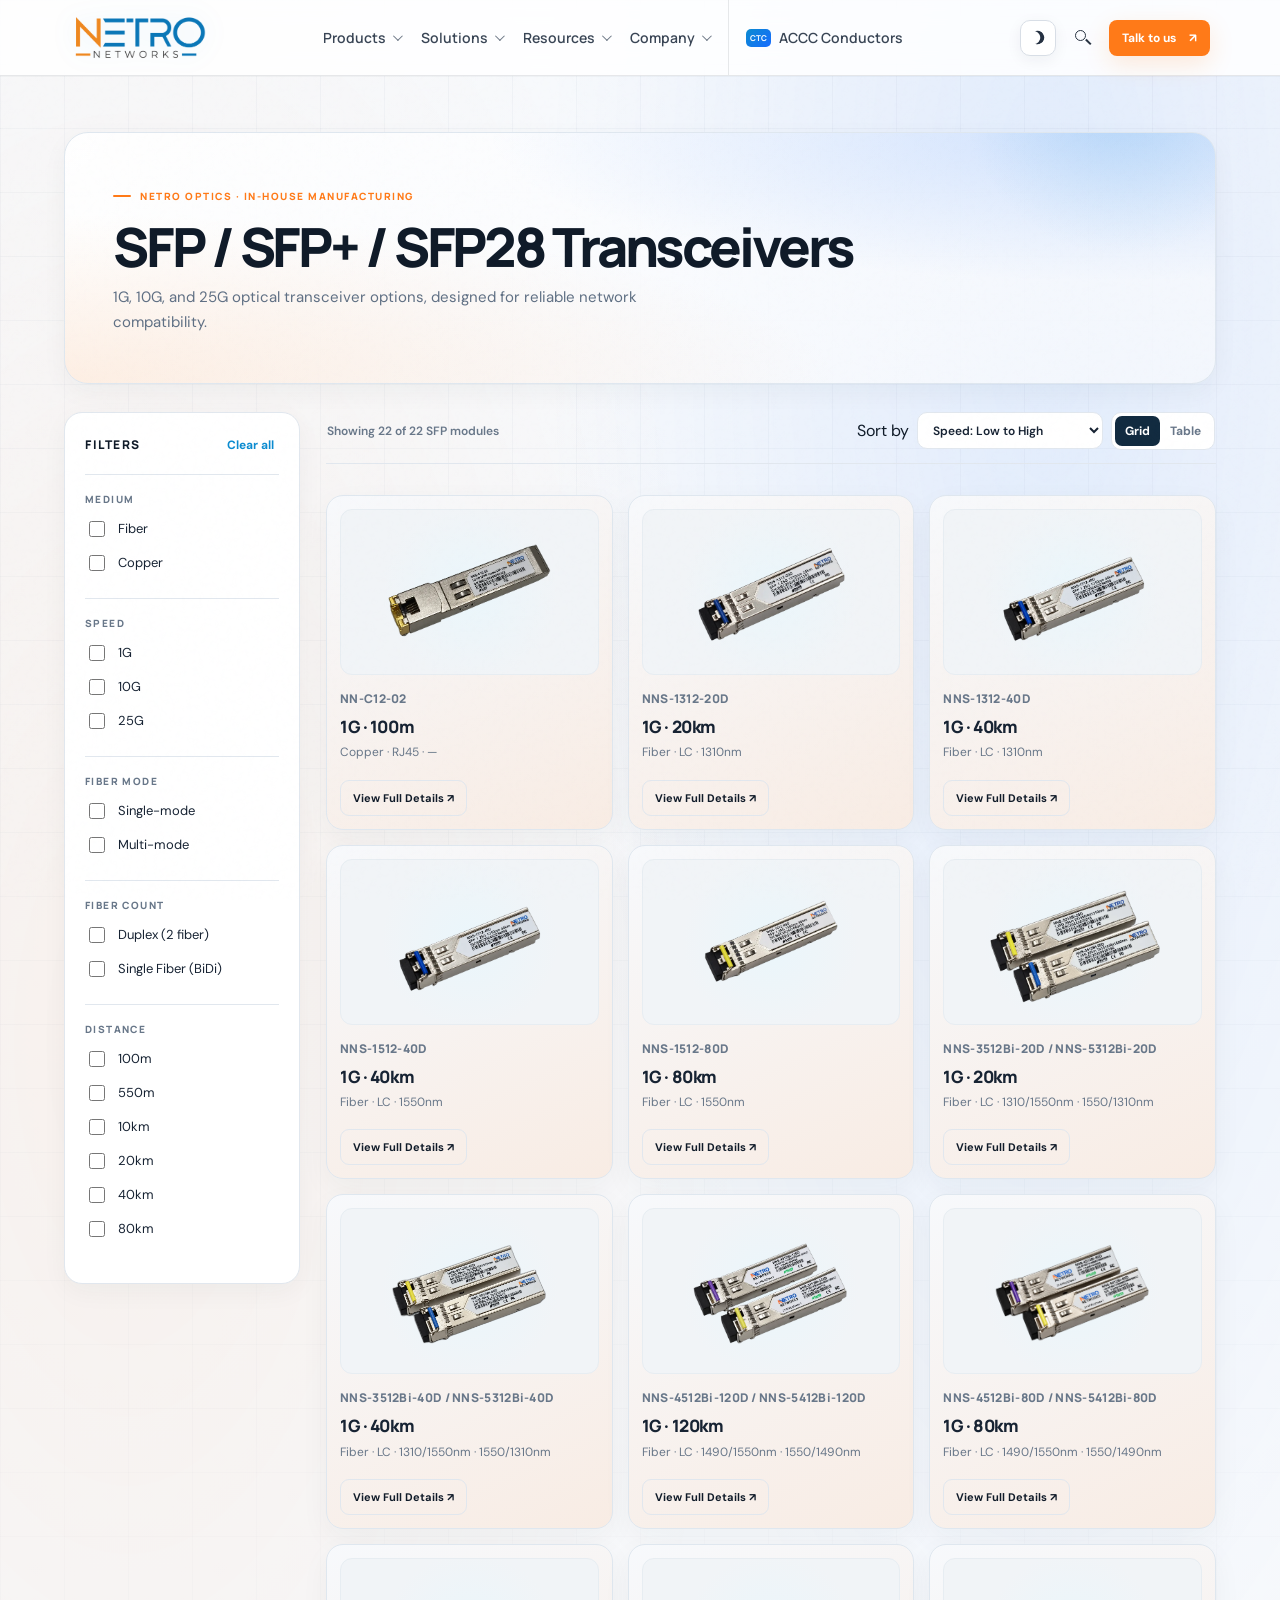
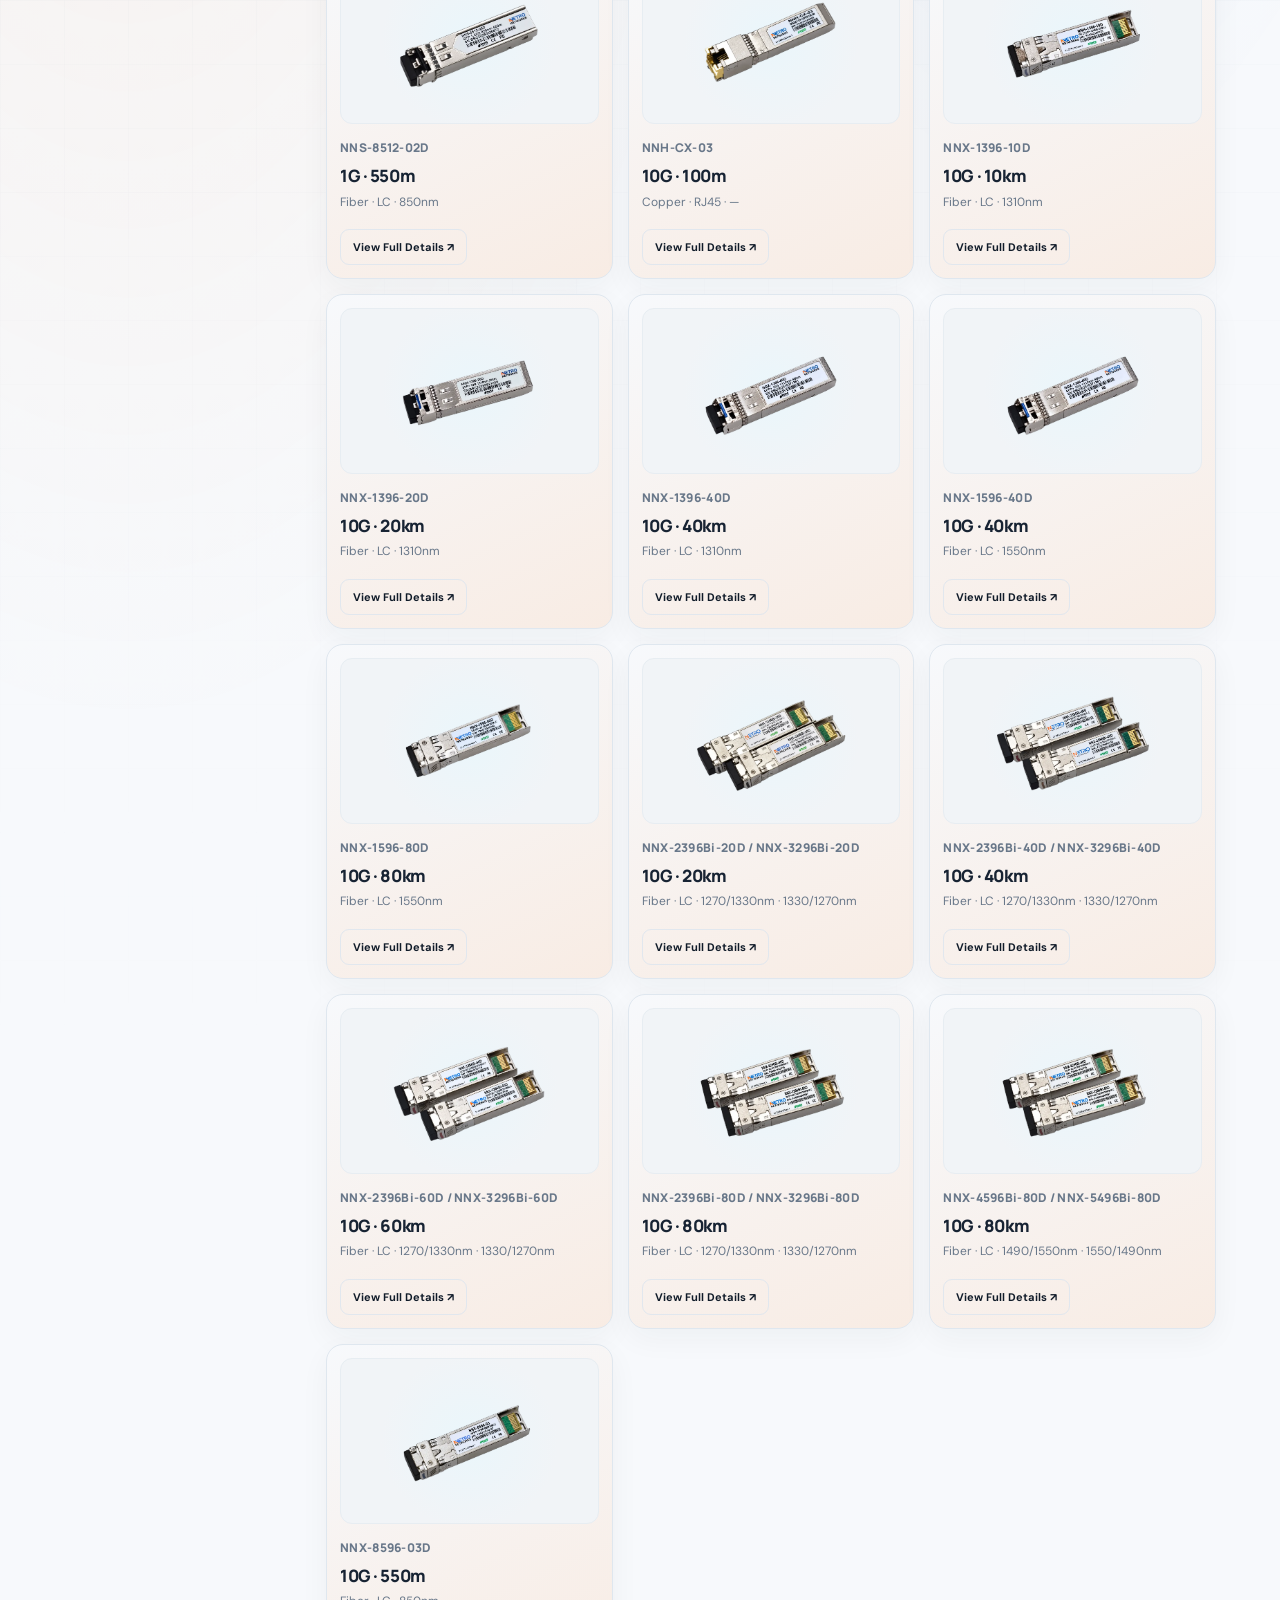
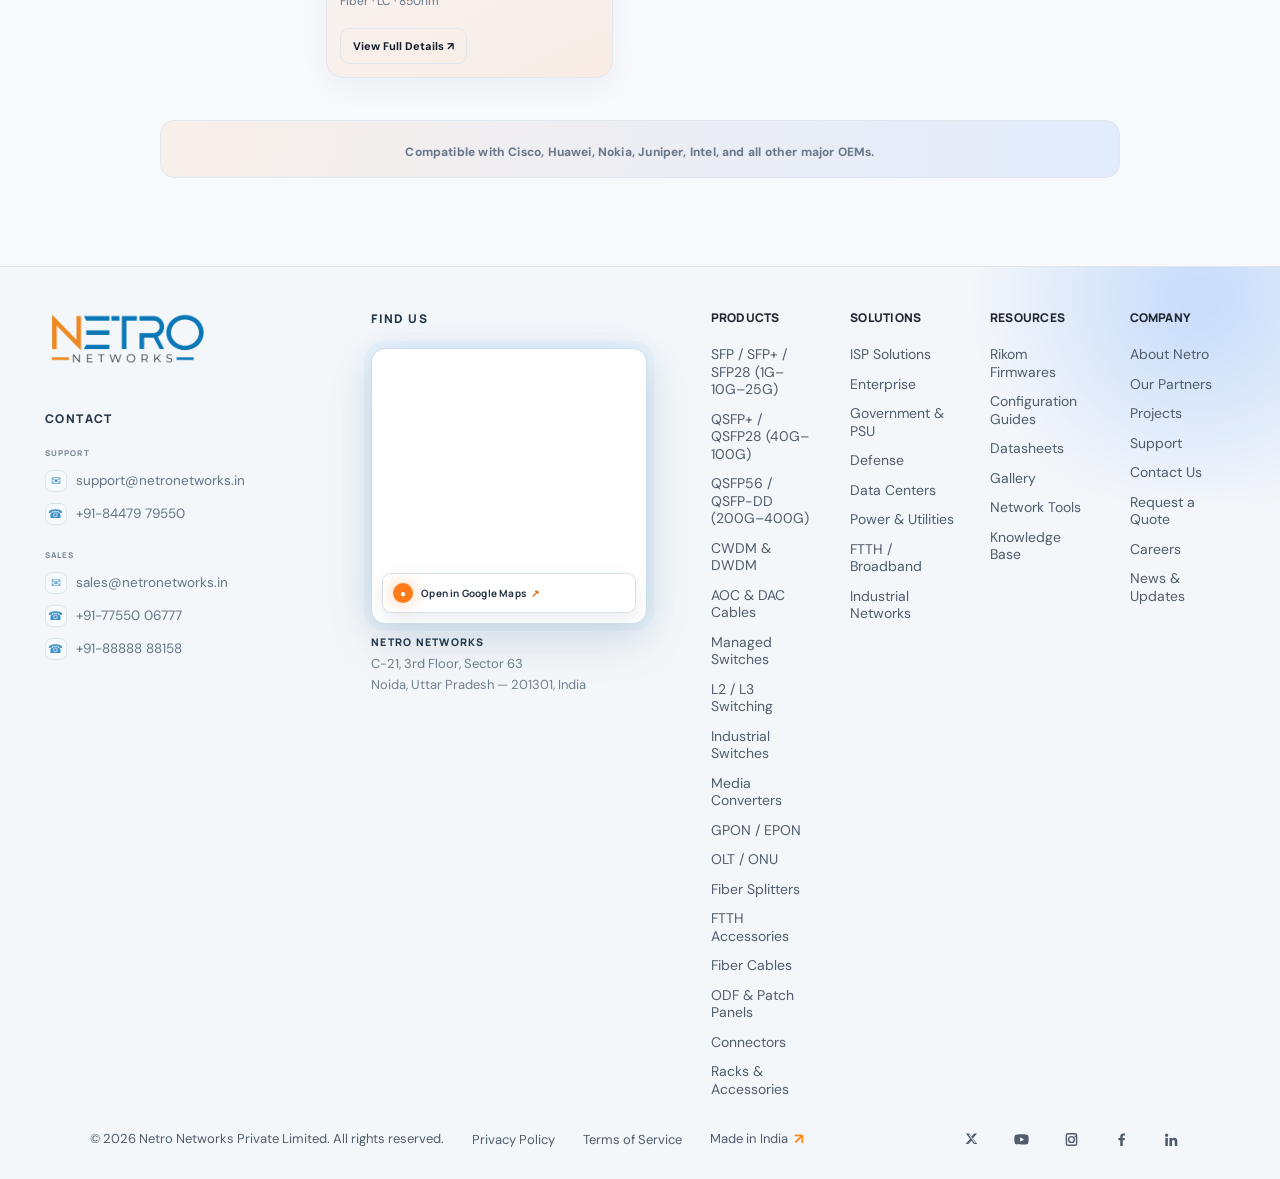
<file: sfp-sfp-plus.html>
<!doctype html>
<html lang="en">
<head>
<meta charset="utf-8"><meta name="viewport" content="width=device-width, initial-scale=1">
<meta name="description" content="Explore Netro Networks 1G and 10G SFP and SFP+ optical transceivers.">
<title>SFP / SFP+ / SFP28 Transceivers | Netro Networks</title>
<script>
(() => {
  try {
    const saved = localStorage.getItem('netro-theme');
    if (saved === 'light' || saved === 'dark') {
      document.documentElement.dataset.theme = saved;
    } else {
      const systemDark = window.matchMedia && window.matchMedia('(prefers-color-scheme: dark)').matches;
      document.documentElement.dataset.theme = systemDark ? 'dark' : 'light';
    }
  } catch (_) {
    document.documentElement.dataset.theme = 'light';
  }
})();
</script>
<link rel="icon" type="image/webp" href="images/netro_favicon.webp">
<link rel="preconnect" href="https://fonts.googleapis.com"><link rel="preconnect" href="https://fonts.gstatic.com" crossorigin>
<link href="https://fonts.googleapis.com/css2?family=DM+Sans:wght@400;500;600;700&family=Manrope:wght@500;600;700;800&display=swap" rel="stylesheet">
<link rel="stylesheet" href="styles.css">
<style>
.catalog-page{min-height:100vh;background:var(--white);color:var(--ink);padding:120px 5vw 90px}
.catalog-wrap{max-width:1440px;margin:auto}.catalog-hero{margin-bottom:34px}.catalog-kicker{font:800 11px/1.2 Manrope,sans-serif;letter-spacing:.16em;color:var(--orange);text-transform:uppercase}
.catalog-hero h1{font:800 clamp(34px,5vw,62px)/1.04 Manrope,sans-serif;letter-spacing:-.055em;margin:14px 0 12px}.catalog-hero p{color:var(--muted);font-size:17px;margin:0}
.catalog-layout{display:grid;grid-template-columns:250px minmax(0,1fr);gap:34px;align-items:start}
.catalog-sidebar{border:1px solid var(--line);border-radius:18px;padding:20px;background:var(--white);position:sticky;top:92px}
.filter-head{display:flex;align-items:center;justify-content:space-between;gap:10px;margin-bottom:16px}.filter-head strong{font:800 13px Manrope,sans-serif;letter-spacing:.08em}.text-action{border:0;background:none;color:var(--blue);font:700 12px "DM Sans";cursor:pointer;padding:5px}
.filter-group{border-top:1px solid var(--line);padding:16px 0 13px}.filter-group h3{font:800 11px Manrope,sans-serif;letter-spacing:.12em;margin:0 0 12px;color:var(--muted)}
.filter-option{display:flex;align-items:center;gap:9px;font-size:13px;margin:10px 0;cursor:pointer}.filter-option input{accent-color:var(--blue);width:15px;height:15px}.filter-option:has(input:disabled){opacity:.35;cursor:not-allowed}
.catalog-toolbar{display:flex;align-items:center;justify-content:space-between;gap:14px;margin-bottom:16px;flex-wrap:wrap}.result-count{font-size:13px;color:var(--muted)}.toolbar-controls{display:flex;align-items:center;gap:10px}.catalog-select{border:1px solid var(--line);background:transparent;color:inherit;border-radius:9px;padding:9px 11px;font:600 12px "DM Sans"}.view-toggle{display:flex;border:1px solid var(--line);border-radius:9px;overflow:hidden}.view-toggle button{border:0;background:transparent;padding:8px 11px;color:var(--muted);font:700 12px "DM Sans";cursor:pointer}.view-toggle button.active{background:var(--ink);color:var(--white)}
.filter-chips{display:flex;gap:8px;flex-wrap:wrap;margin:0 0 18px}.filter-chip{border:1px solid var(--line);border-radius:99px;padding:6px 10px;background:transparent;font-size:12px;color:inherit;cursor:pointer}.filter-chip span{color:var(--orange);font-weight:800;margin-left:5px}
.catalog-grid{display:grid;grid-template-columns:repeat(3,minmax(0,1fr));gap:16px}.product-card{border:1px solid var(--line);border-radius:16px;padding:16px;min-width:0;background:var(--white);transition:transform .25s ease,border-color .25s ease}.product-card:hover{transform:translateY(-3px);border-color:#9fcde4}.product-visual{height:154px;border-radius:12px;background:linear-gradient(145deg,#f0f5f8,#e5edf3);display:flex;align-items:center;justify-content:center;margin-bottom:16px;overflow:hidden}.product-visual img{width:88%;height:88%;object-fit:contain;transition:transform .55s cubic-bezier(.2,.75,.25,1)}.product-card:hover .product-visual img{transform:scale(1.045)}.part-number{font:800 13px Manrope,sans-serif;letter-spacing:.01em;margin:0 0 7px}.product-spec{font-weight:800;font-size:14px;margin:0 0 5px}.product-meta{font-size:12px;line-height:1.5;color:var(--muted);margin:0 0 17px}.details-link{display:inline-flex;align-items:center;justify-content:center;border:1px solid var(--line);border-radius:9px;padding:10px 12px;color:inherit;text-decoration:none;font-size:12px;font-weight:700;transition:background .2s,border-color .2s}.details-link:hover{background:var(--orange-soft);border-color:#ffc28a}
.catalog-table-wrap{overflow-x:auto;border:1px solid var(--line);border-radius:14px}.catalog-table{border-collapse:collapse;width:100%;font-size:12px;white-space:nowrap}.catalog-table th,.catalog-table td{text-align:left;padding:14px 15px;border-bottom:1px solid var(--line)}.catalog-table th{font:800 10px Manrope,sans-serif;letter-spacing:.08em;color:var(--muted);background:rgba(120,150,170,.06)}.catalog-table tr:last-child td{border-bottom:0}.catalog-table a{color:var(--blue);font-weight:700;text-decoration:none}
.no-match{border:1px dashed #a8b9c5;border-radius:16px;padding:48px 22px;text-align:center;grid-column:1/-1}.no-match h3{font:800 20px Manrope;margin:0 0 10px}.no-match p{color:var(--muted);font-size:14px;line-height:1.6;max-width:500px;margin:0 auto 20px}.team-button{display:inline-flex;background:var(--orange);color:#111;text-decoration:none;font-weight:800;font-size:13px;padding:13px 18px;border-radius:10px}
 .catalog-trust{max-width:960px;margin:30px auto 0;padding:15px 22px;text-align:center;color:var(--ink);font-size:clamp(13px,1vw,15px);font-weight:750;line-height:1.55;letter-spacing:.015em;border:1px solid rgba(120,145,175,.18);border-radius:14px;background:linear-gradient(100deg,rgba(255,137,45,.09),rgba(30,116,255,.10));box-shadow:inset 0 1px 0 rgba(255,255,255,.035)}.mobile-filter-trigger{display:none}
@media(max-width:1050px){.catalog-grid{grid-template-columns:repeat(2,minmax(0,1fr))}}
@media(max-width:760px){.catalog-page{padding:100px 5vw 42px}.catalog-layout{display:block}.catalog-sidebar{display:none}.mobile-filter-trigger{display:inline-flex;border:1px solid var(--line);border-radius:9px;background:transparent;color:inherit;padding:9px 12px;font:700 12px "DM Sans";cursor:pointer}.catalog-grid{grid-template-columns:1fr}.catalog-toolbar{align-items:flex-start}.toolbar-controls{flex-wrap:wrap}.catalog-select{max-width:145px}.catalog-filter-overlay{display:none;position:fixed;inset:0;z-index:100;background:rgba(0,0,0,.52);align-items:flex-end}.catalog-filter-overlay.open{display:flex}.catalog-filter-panel{width:100%;max-height:86vh;overflow:auto;background:var(--white);color:var(--ink);border-radius:22px 22px 0 0;padding:22px 22px 30px;box-shadow:0 -12px 40px #0002}.catalog-filter-panel .catalog-sidebar{display:block;position:static;border:0;padding:0}.filter-panel-top{display:flex;align-items:center;justify-content:space-between;margin-bottom:12px;font:800 16px Manrope}.close-filters{border:0;background:none;font-size:24px;color:inherit;cursor:pointer}.product-visual{height:190px}}

/* Refined catalog visual system: inherit the site's theme and visual language. */
.catalog-page{padding:132px 5vw 88px;background:var(--page-bg,#f6f7f9);color:var(--page-ink,#17202b);transition:background .25s,color .25s}
.catalog-wrap{max-width:1320px}
.catalog-hero{position:relative;padding:34px 38px 32px;margin:0 0 28px;border:1px solid var(--catalog-border);border-radius:24px;overflow:hidden;background:var(--catalog-hero-bg);box-shadow:var(--catalog-shadow)}
.catalog-hero:after{content:"";position:absolute;width:340px;height:340px;right:-80px;top:-210px;border-radius:50%;background:radial-gradient(circle,rgba(35,151,221,.16),transparent 68%);pointer-events:none}
.catalog-kicker{display:inline-flex;align-items:center;gap:9px;font:800 10px/1.2 Manrope,sans-serif;letter-spacing:.15em;color:var(--orange);text-transform:uppercase}
.catalog-kicker:before{content:"";width:18px;height:2px;background:currentColor;border-radius:2px}
.catalog-hero h1{font-size:clamp(34px,4.3vw,54px);max-width:800px;margin:16px 0 10px;letter-spacing:-.06em;line-height:1.06}
.catalog-hero p{font-size:15px;line-height:1.65;max-width:620px}
.catalog-layout{grid-template-columns:236px minmax(0,1fr);gap:26px}
.catalog-sidebar{border-radius:18px;background:var(--catalog-panel);border-color:var(--catalog-border);box-shadow:var(--catalog-shadow);padding:19px 20px}
.filter-head strong{font-size:12px;letter-spacing:.13em}
.filter-group{padding:17px 0 12px;border-color:var(--catalog-border)}
.filter-group h3{font-size:10px;letter-spacing:.14em;color:var(--catalog-muted)}
.filter-option{font-size:13px;gap:10px;margin:12px 0;color:var(--catalog-text)}
.filter-option input{accent-color:#168bd0;width:16px;height:16px;cursor:pointer}
.text-action{border-radius:7px}.text-action:hover{background:var(--catalog-hover)}
.catalog-results{min-width:0}
.catalog-toolbar{padding:0 1px 13px;border-bottom:1px solid var(--catalog-border);margin-bottom:15px}
.result-count{font-size:12px;font-weight:600;color:var(--catalog-muted)}
.toolbar-controls{gap:8px}
.catalog-select{min-height:37px;border-radius:10px;border-color:var(--catalog-border);background:var(--catalog-panel);color:var(--catalog-text);padding:8px 30px 8px 11px;font-size:12px}
.view-toggle{border-color:var(--catalog-border);border-radius:10px;padding:3px;background:var(--catalog-panel)}
.view-toggle button{border-radius:7px;padding:7px 10px;color:var(--catalog-muted)}
.view-toggle button.active{background:var(--catalog-active);color:#fff}
.filter-chips{gap:7px;margin-bottom:16px}
.filter-chip{border-color:var(--catalog-border);background:var(--catalog-panel);font-size:11px;padding:7px 10px;color:var(--catalog-text);transition:border-color .2s,background .2s}
.filter-chip:hover{border-color:#78b9df;background:var(--catalog-hover)}
.catalog-grid{grid-template-columns:repeat(3,minmax(0,1fr));gap:15px}
.product-card{border-radius:17px;border-color:var(--catalog-border);background:var(--catalog-panel);padding:13px;box-shadow:0 5px 18px rgba(20,35,50,.035);display:flex;flex-direction:column;transition:transform .35s cubic-bezier(.2,.75,.25,1),box-shadow .35s,border-color .3s}
.product-card:hover{transform:translateY(-4px);border-color:rgba(45,151,210,.55);box-shadow:0 15px 35px rgba(20,35,50,.10)}
.product-visual{height:166px;margin-bottom:15px;border:1px solid var(--catalog-visual-border);border-radius:12px;background:var(--catalog-visual-bg)}
.product-visual img{width:86%;height:86%}
.part-number{font-size:12px;letter-spacing:.025em;color:var(--catalog-muted);margin-bottom:9px}
.product-spec{font:800 17px/1.25 Manrope,sans-serif;letter-spacing:-.025em;margin-bottom:6px;color:var(--catalog-text)}
.product-meta{font-size:12px;line-height:1.55;margin-bottom:18px;color:var(--catalog-muted)}
.details-link{margin-top:auto;align-self:flex-start;border-color:var(--catalog-border);border-radius:9px;padding:10px 12px;font-size:11px;background:transparent}
.details-link:hover{background:var(--catalog-hover);border-color:#79bde2}
.catalog-table-wrap{border-color:var(--catalog-border);border-radius:15px;background:var(--catalog-panel);box-shadow:var(--catalog-shadow)}
.catalog-table{color:var(--catalog-text)}
.catalog-table th,.catalog-table td{border-color:var(--catalog-border);padding:15px 16px}
.catalog-table th{background:var(--catalog-table-head);color:var(--catalog-muted)}
.catalog-table tbody tr:hover{background:var(--catalog-hover)}
.catalog-table a{color:var(--catalog-link)}
.no-match{border-color:var(--catalog-border);background:var(--catalog-panel);padding:54px 24px}
.no-match h3{font-size:21px;letter-spacing:-.03em;color:var(--catalog-text)}
.no-match p{color:var(--catalog-muted)}
.team-button{border-radius:10px;padding:13px 17px;transition:transform .2s,filter .2s}
.team-button:hover{transform:translateY(-2px);filter:brightness(1.04)}
.catalog-trust{margin-top:42px;padding-top:22px;border-color:var(--catalog-border);font-size:12px;color:var(--catalog-muted)}
/* The shared site theme toggle sets data-theme on the html element. */
html[data-theme="light"]{
 --page-bg:#f5f7fa;--page-ink:#101b29;--catalog-panel:#fff;--catalog-border:#e1e7ee;
 --catalog-muted:#687789;--catalog-text:#172333;--catalog-shadow:0 8px 26px rgba(17,35,54,.045);
 --catalog-hero-bg:linear-gradient(115deg,#fff 0%,#f5faff 72%,#fff7ef 100%);
 --catalog-visual-bg:linear-gradient(145deg,#f4f7fa,#eaf0f5);--catalog-visual-border:#e7edf2;
 --catalog-hover:#f1f8fc;--catalog-active:#122b40;--catalog-link:#087dbb;--catalog-table-head:#f6f8fa;
}
html[data-theme="dark"]{
 --page-bg:#050b12;--page-ink:#f2f6fb;--catalog-panel:#0b1521;--catalog-border:rgba(172,199,220,.15);
 --catalog-muted:#9aabba;--catalog-text:#edf4fa;--catalog-shadow:0 12px 34px rgba(0,0,0,.18);
 --catalog-hero-bg:radial-gradient(ellipse at 78% 0%,rgba(20,100,180,.20),transparent 48%),linear-gradient(120deg,#0b1725,#08111c 72%,#111a24);
 --catalog-visual-bg:linear-gradient(145deg,#142536,#0d1a28);--catalog-visual-border:rgba(170,204,228,.12);
 --catalog-hover:#102437;--catalog-active:#168bd0;--catalog-link:#75c7f2;--catalog-table-head:#101e2c;
}
html:not([data-theme="light"]):not([data-theme="dark"]){
 --page-bg:#050b12;--page-ink:#f2f6fb;--catalog-panel:#0b1521;--catalog-border:rgba(172,199,220,.15);
 --catalog-muted:#9aabba;--catalog-text:#edf4fa;--catalog-shadow:0 12px 34px rgba(0,0,0,.18);
 --catalog-hero-bg:radial-gradient(ellipse at 78% 0%,rgba(20,100,180,.20),transparent 48%),linear-gradient(120deg,#0b1725,#08111c 72%,#111a24);
 --catalog-visual-bg:linear-gradient(145deg,#142536,#0d1a28);--catalog-visual-border:rgba(170,204,228,.12);
 --catalog-hover:#102437;--catalog-active:#168bd0;--catalog-link:#75c7f2;--catalog-table-head:#101e2c;
}
@media(max-width:1100px){.catalog-grid{grid-template-columns:repeat(2,minmax(0,1fr))}}
@media(max-width:760px){
 .catalog-page{padding:104px 20px 58px}
 .catalog-hero{padding:27px 23px 25px;border-radius:19px;margin-bottom:22px}
 .catalog-hero h1{font-size:clamp(32px,8vw,44px)}
 .catalog-hero p{font-size:14px}
 .catalog-layout{display:block}
 .catalog-toolbar{align-items:center;gap:12px}
 .result-count{flex:1;min-width:140px}
 .toolbar-controls{width:100%;justify-content:space-between}
 .catalog-grid{grid-template-columns:1fr;gap:13px}
 .product-card{padding:14px}
 .product-visual{height:190px}
 .catalog-trust{line-height:1.7;margin-top:32px}
}
@media(prefers-reduced-motion:reduce){.product-card,.product-visual img,.details-link,.team-button{transition:none!important}}

/* Keep the mobile filter drawer out of document flow on desktop. */
.catalog-filter-overlay{display:none}
.catalog-sidebar{align-self:start;height:max-content;position:sticky;top:110px}
@media(max-width:760px){.catalog-filter-overlay{display:none}.catalog-filter-overlay.open{display:flex}}
 
/* Catalogue visual polish */
.catalog-hero{background:radial-gradient(ellipse at 8% 0%,rgba(255,145,58,.16),transparent 48%),linear-gradient(135deg,rgba(255,255,255,.82),rgba(255,245,235,.62));border:1px solid var(--line);border-radius:24px;padding:clamp(24px,4vw,48px);position:relative;overflow:hidden}
[data-theme="dark"] .catalog-hero,body.dark .catalog-hero{background:radial-gradient(ellipse at 8% 0%,rgba(255,145,58,.2),transparent 48%),linear-gradient(135deg,rgba(30,35,43,.96),rgba(23,27,34,.88))}
.product-card{background:linear-gradient(155deg,var(--white),color-mix(in srgb,var(--white) 88%,#ff8c32 12%));border:1px solid var(--line);box-shadow:0 10px 30px rgba(30,35,45,.045);transition:transform .25s ease,box-shadow .25s ease}
[data-theme="dark"] .product-card,body.dark .product-card{background:linear-gradient(155deg,#202630,#252a32 70%,#30291f)}
.product-card:hover{transform:translateY(-4px);box-shadow:0 18px 38px rgba(255,132,42,.13)}
.catalog-filter-overlay{display:none}
.catalog-filter-panel{background:linear-gradient(160deg,var(--white),color-mix(in srgb,var(--white) 92%,#ff923d 8%))}
.catalog-filter-panel .filter-head{position:sticky;top:0;background:transparent;padding:8px 0 14px}
.filter-panel-top{position:sticky;top:0;z-index:2;padding:4px 0 16px;background:inherit;border-bottom:1px solid var(--line)}
.close-filters{width:38px;height:38px;border:1px solid var(--line);border-radius:50%;background:rgba(120,120,120,.08);font-size:24px;line-height:1;cursor:pointer}
@media(max-width:760px){
 .catalog-filter-overlay{display:none;position:fixed;inset:0;z-index:1000;background:rgba(10,14,20,.58);backdrop-filter:blur(5px);align-items:flex-end;justify-content:center;padding:0}
 .catalog-filter-overlay.open{display:flex}
 .catalog-filter-panel{width:100%;max-width:620px;max-height:min(88dvh,760px);overflow:auto;border-radius:24px 24px 0 0;padding:18px 20px max(28px,env(safe-area-inset-bottom));box-shadow:0 -18px 60px rgba(0,0,0,.22);animation:filterSheetIn .24s ease-out}
 .catalog-filter-panel #mobileFilters{display:block!important;position:static!important;width:100%;max-height:none;overflow:visible;border:0;padding:0;background:transparent;box-shadow:none}
 .catalog-filter-panel .filter-group{padding:14px 0;border-bottom:1px solid var(--line)}
 .catalog-filter-panel .filter-option{display:flex;align-items:center;gap:12px;min-height:42px;padding:7px 2px;font-size:14px}
 .catalog-filter-panel input[type=checkbox]{width:18px;height:18px;accent-color:#f28a32}
}
@keyframes filterSheetIn{from{transform:translateY(28px);opacity:.7}to{transform:translateY(0);opacity:1}}

/* Firmware-inspired atmosphere: subtle technical grid, blue/orange light blooms. */
.catalog-page{position:relative;isolation:isolate;overflow:hidden;background:
 radial-gradient(ellipse at 82% 8%,rgba(30,116,255,.10),transparent 34%),
 radial-gradient(ellipse at 10% 30%,rgba(255,137,45,.075),transparent 38%),
 var(--white)}
.catalog-page:before{content:"";position:absolute;inset:0;z-index:-1;pointer-events:none;
 background:linear-gradient(rgba(110,130,155,.055) 1px,transparent 1px),linear-gradient(90deg,rgba(110,130,155,.055) 1px,transparent 1px);
 background-size:64px 64px;mask-image:linear-gradient(to bottom,black,transparent 78%)}
.catalog-hero{background:radial-gradient(ellipse at 90% 0%,rgba(30,116,255,.17),transparent 42%),radial-gradient(ellipse at 0% 100%,rgba(255,137,45,.13),transparent 48%),linear-gradient(135deg,rgba(255,255,255,.94),rgba(245,248,253,.84))}
[data-theme="dark"] .catalog-page,body.dark .catalog-page{background:radial-gradient(ellipse at 80% 5%,rgba(30,116,255,.14),transparent 38%),radial-gradient(ellipse at 5% 45%,rgba(255,137,45,.08),transparent 42%),var(--white)}
[data-theme="dark"] .catalog-hero,body.dark .catalog-hero{background:radial-gradient(ellipse at 90% 0%,rgba(30,116,255,.26),transparent 44%),radial-gradient(ellipse at 0% 100%,rgba(255,137,45,.16),transparent 48%),linear-gradient(135deg,#101720,#171c25)}
/* Give the footer the same layered glow language as the Rikom firmware page. */
footer#company{position:relative;isolation:isolate;overflow:hidden;background:radial-gradient(ellipse at 12% 0%,rgba(255,137,45,.13),transparent 38%),radial-gradient(ellipse at 88% 15%,rgba(30,116,255,.20),transparent 42%),linear-gradient(135deg,#080d14,#101722)}
footer#company:before{content:"";position:absolute;inset:0;z-index:-1;pointer-events:none;background:linear-gradient(rgba(255,255,255,.035) 1px,transparent 1px),linear-gradient(90deg,rgba(255,255,255,.035) 1px,transparent 1px);background-size:64px 64px;mask-image:linear-gradient(to bottom,black,transparent 88%)}
footer#company:after{content:"";position:absolute;z-index:-1;pointer-events:none;width:520px;height:380px;right:-180px;top:-160px;background:radial-gradient(circle,rgba(30,116,255,.22),transparent 70%);filter:blur(18px)}
/* Ensure mobile filter sheet has legible foreground colors in either theme. */
.catalog-filter-panel{color:#202630;background:linear-gradient(160deg,#fff 0%,#f7f8fb 72%,#fff2e7 100%)}
.catalog-filter-panel .filter-head,
.catalog-filter-panel .filter-head strong,
.catalog-filter-panel .filter-group h3,
.catalog-filter-panel .filter-option,
.catalog-filter-panel .filter-panel-top{color:#202630!important}
.catalog-filter-panel .text-action{color:#a94f12!important}
.catalog-filter-panel input[type=checkbox]{accent-color:#e87924}
.catalog-filter-panel .filter-option input{flex:0 0 auto}
[data-theme="dark"] .catalog-filter-panel,body.dark .catalog-filter-panel{color:#f3f6fa;background:linear-gradient(155deg,#171e28 0%,#202834 70%,#2b251f 100%)}
[data-theme="dark"] .catalog-filter-panel .filter-head,
[data-theme="dark"] .catalog-filter-panel .filter-head strong,
[data-theme="dark"] .catalog-filter-panel .filter-group h3,
[data-theme="dark"] .catalog-filter-panel .filter-option,
[data-theme="dark"] .catalog-filter-panel .filter-panel-top,
body.dark .catalog-filter-panel .filter-head,
body.dark .catalog-filter-panel .filter-head strong,
body.dark .catalog-filter-panel .filter-group h3,
body.dark .catalog-filter-panel .filter-option,
body.dark .catalog-filter-panel .filter-panel-top{color:#f3f6fa!important}
[data-theme="dark"] .catalog-filter-panel .text-action,body.dark .catalog-filter-panel .text-action{color:#ffb36f!important}
.catalog-filter-panel .filter-group{border-color:rgba(120,130,145,.24)}
.catalog-filter-panel .close-filters{color:inherit;border-color:rgba(120,130,145,.35)}
@media(max-width:760px){.catalog-filter-panel{color:#202630}.catalog-filter-panel .filter-option{line-height:1.45}}

/* Preserve the original dark page canvas while retaining the added glow gradients. */
[data-theme="dark"] .catalog-page,body.dark .catalog-page{
  background-color:#03070c;
  background-image:
    radial-gradient(ellipse at 80% 5%,rgba(30,116,255,.14),transparent 38%),
    radial-gradient(ellipse at 5% 45%,rgba(255,137,45,.08),transparent 42%);
}
</style>
</head>
<body>
<div class="noise"></div>
<header class="nav" id="nav">
  <div class="nav-shell">
    <a class="brand" href="index.html#top" aria-label="Netro Networks home"><img class="logo-dark" src="images/netro_logo.webp" alt="Netro Networks" /><img class="logo-light" src="images/netro_logo_light.webp" alt="Netro Networks" /></a>

    <nav class="nav-links" aria-label="Primary navigation">
      <div class="nav-item has-menu">
        <button class="nav-link" type="button" aria-expanded="false">Products <i class="chevron" aria-hidden="true"></i></button>
        <div class="mega-menu products-mega">
          <div class="mega-visual product-visual">
            <div class="visual-grid"></div><div class="visual-orbit orbit-a"></div><div class="visual-orbit orbit-b"></div>
            <div class="visual-chip"><span>NETRO</span><b>OPTICAL<br>INFRA</b><i></i><i></i><i></i><i></i></div>
            <small>PRODUCTS</small>
          </div>
          <div class="mega-links">
            <div class="mega-group"><h4>OPTICAL</h4><a href="sfp-sfp-plus.html">SFP / SFP+ / SFP28 (1G–10G–25G)</a><a href="qsfp-40g-100g.html">QSFP+ / QSFP28 (40G–100G)</a><a href="qsfp56-qsfpdd-200g-400g.html">QSFP56 / QSFP-DD (200G–400G)</a><a href="index.html#products">CWDM &amp; DWDM</a><a href="index.html#products">AOC &amp; DAC Cables</a></div>
            <div class="mega-group"><h4>NETWORKING</h4><a href="index.html#products">Managed Switches</a><a href="index.html#products">L2 / L3 Switching</a><a href="index.html#products">Industrial Switches</a><a href="index.html#products">Media Converters</a></div>
            <div class="mega-group"><h4>FTTx</h4><a href="index.html#products">GPON / EPON</a><a href="index.html#products">OLT / ONU</a><a href="index.html#products">Fiber Splitters</a><a href="index.html#products">FTTH Accessories</a></div>
            <div class="mega-group"><h4>PASSIVE</h4><a href="index.html#products">Fiber Cables</a><a href="index.html#products">ODF & Patch Panels</a><a href="index.html#products">Connectors</a><a href="index.html#products">Racks & Accessories</a></div>
          </div>
        </div>
      </div>

      <div class="nav-item has-menu">
        <button class="nav-link" type="button" aria-expanded="false">Solutions <i class="chevron" aria-hidden="true"></i></button>
        <div class="mega-menu solutions-mega">
          <div class="mega-visual solutions-visual"><div class="network-map"><span></span><span></span><span></span><span></span><span></span><b></b></div><small>SOLUTIONS</small></div>
          <div class="mega-links">
            <div class="mega-group"><h4>CONNECTIVITY</h4><a href="index.html#solutions">ISP Solutions</a><a href="index.html#solutions">FTTH / Broadband</a><a href="index.html#solutions">Last-Mile Networks</a></div>
            <div class="mega-group"><h4>ENTERPRISE</h4><a href="index.html#solutions">Enterprise Networks</a><a href="index.html#solutions">Data Centers</a><a href="index.html#solutions">Industrial Networks</a></div>
            <div class="mega-group"><h4>CRITICAL INFRASTRUCTURE</h4><a href="index.html#solutions">Government & PSU</a><a href="index.html#solutions">Defense</a><a href="index.html#solutions">Power & Utilities</a></div>
            <div class="mega-group"><h4>DEPLOYMENTS</h4><a href="index.html#solutions">Rural Connectivity</a><a href="index.html#solutions">Secure Networks</a><a href="index.html#solutions">Power & Utilities</a></div>
          </div>
        </div>
      </div>

      <div class="nav-item has-menu">
        <button class="nav-link" type="button" aria-expanded="false">Resources <i class="chevron" aria-hidden="true"></i></button>
        <div class="mega-menu resources-mega">
          <div class="mega-visual resources-visual"><div class="terminal"><span>NETRO / RESOURCES</span><b>01</b><i></i><i></i><i></i><em></em></div><small>RESOURCES</small></div>
          <div class="mega-links">
            <div class="mega-group"><h4>ENGINEERING</h4><a href="rikom-firmware.html">Rikom Firmwares</a><a href="index.html#resources">Configuration Guides</a><a href="index.html#resources">Datasheets</a><a href="index.html#resources">Application Notes</a></div>
            <div class="mega-group"><h4>KNOWLEDGE</h4><a href="index.html#resources">Knowledge Base</a><a href="index.html#resources">Troubleshooting</a><a href="index.html#resources">Deployment Guides</a><a href="index.html#resources">FAQs</a></div>
            <div class="mega-group"><h4>TOOLS</h4><a href="#tools">Fiber Budget Calculator</a><a href="#tools">Optical Power Calculator</a><a href="#tools">GPON Split Calculator</a><a href="#tools">Network Calculators</a></div>
            <div class="mega-group"><h4>MEDIA</h4><a href="index.html#resources">Gallery</a><a href="index.html#resources">Project Stories</a><a href="index.html#resources">Announcements</a><a href="index.html#resources">Partner Updates</a></div>
          </div>
        </div>
      </div>

      <div class="nav-item has-menu">
        <button class="nav-link" type="button" aria-expanded="false">Company <i class="chevron" aria-hidden="true"></i></button>
        <div class="mega-menu company-mega">
          <div class="mega-visual company-visual"><div class="company-mark">N<span>•</span></div><div class="company-lines"></div><small>NETRO NETWORKS</small></div>
          <div class="mega-links">
            <div class="mega-group"><h4>ABOUT</h4><a href="index.html#company">About Netro</a><a href="index.html#company">Our Team</a><a href="index.html#company">Projects</a>
<a href="ctc-accc-conductors.html">CTC ACCC Conductors</a><a href="index.html#company">Partners</a></div>
            <div class="mega-group"><h4>WORK WITH US</h4><a href="index.html#company">Careers</a><a href="#contact">Contact Us</a><a href="#contact">Request a Quote</a><a href="#contact">Technical Support</a></div>
            <div class="mega-group"><h4>COMPANY</h4><a href="index.html#company">News & Updates</a><a href="index.html#company">Gallery</a><a href="index.html#company">Social</a></div>
            <div class="mega-group"><h4>CONTACT</h4><a href="#contact">Sales</a><a href="#contact">Support</a><a href="#contact">Partnerships</a><a href="#contact">Locations</a></div>
          </div>
        </div>
      </div>

      <a class="nav-link ctc-nav-link" href="ctc-accc-conductors.html"><b>CTC</b> ACCC Conductors</a>
    </nav>

    <div class="nav-actions">
      <button class="theme-toggle" id="themeToggle" type="button" aria-label="Switch to light theme" aria-pressed="false">
        <span class="theme-icon theme-sun" aria-hidden="true"></span>
        <span class="theme-icon theme-moon" aria-hidden="true"></span>
      </button>
      <button class="search-btn" aria-label="Search"><span></span></button>
      <a class="nav-cta" href="#contact">Talk to us <b>↗</b></a>
    </div>
    <button class="menu" aria-label="Open menu"><span></span><span></span></button>
  </div>
</header>
<main class="catalog-page"><div class="catalog-wrap">
<section class="catalog-hero"><div class="catalog-kicker">NETRO OPTICS · IN-HOUSE MANUFACTURING</div><h1>SFP / SFP+ / SFP28 Transceivers</h1><p>1G, 10G, and 25G optical transceiver options, designed for reliable network compatibility.</p></section>
<div class="catalog-layout">
<aside class="catalog-sidebar" id="desktopFilters"><div class="filter-head"><strong>FILTERS</strong><button class="text-action clear-filters">Clear all</button></div>
<div class="filter-group"><h3>MEDIUM</h3><label class="filter-option"><input type="checkbox" data-group="medium" value="Fiber">Fiber</label><label class="filter-option"><input type="checkbox" data-group="medium" value="Copper">Copper</label></div> <div class="filter-group"><h3>SPEED</h3><label class="filter-option"><input type="checkbox" data-group="speed" value="1G">1G</label><label class="filter-option"><input type="checkbox" data-group="speed" value="10G">10G</label><label class="filter-option"><input type="checkbox" data-group="speed" value="25G">25G</label></div>
<div class="filter-group"><h3>FIBER MODE</h3><label class="filter-option"><input type="checkbox" data-group="mode" value="Single Mode">Single-mode</label><label class="filter-option"><input type="checkbox" data-group="mode" value="Multimode">Multi-mode</label></div>
<div class="filter-group"><h3>FIBER COUNT</h3><label class="filter-option"><input type="checkbox" data-group="fiber" value="Dual Fiber">Duplex (2 fiber)</label><label class="filter-option"><input type="checkbox" data-group="fiber" value="Single Fiber">Single Fiber (BiDi)</label></div>
<div class="filter-group"><h3>DISTANCE</h3><label class="filter-option"><input type="checkbox" data-group="distance" value="100m">100m</label><label class="filter-option"><input type="checkbox" data-group="distance" value="550m">550m</label><label class="filter-option"><input type="checkbox" data-group="distance" value="10km">10km</label><label class="filter-option"><input type="checkbox" data-group="distance" value="20km">20km</label><label class="filter-option"><input type="checkbox" data-group="distance" value="40km">40km</label><label class="filter-option"><input type="checkbox" data-group="distance" value="80km">80km</label></div></aside>
<section class="catalog-results" aria-label="Transceiver results">
<div class="catalog-toolbar"><button class="mobile-filter-trigger" id="openFilters">☷ Filters</button><div class="result-count" id="resultCount" aria-live="polite"></div><div class="toolbar-controls"><label class="sr-only" for="sortBy">Sort by</label><select class="catalog-select" id="sortBy"><option value="speed-asc">Speed: Low to High</option><option value="speed-desc">Speed: High to Low</option><option value="distance-asc">Distance: Low to High</option><option value="distance-desc">Distance: High to Low</option></select><div class="view-toggle" role="group" aria-label="View"><button type="button" data-view="grid" class="active">Grid</button><button type="button" data-view="table">Table</button></div></div></div>
<div class="filter-chips" id="filterChips"></div><div id="catalogOutput" class="catalog-grid"></div></section></div>
<p class="catalog-trust">Compatible with Cisco, Huawei, Nokia, Juniper, Intel, and all other major OEMs.</p>
</div></main>
<div class="catalog-filter-overlay" id="filterOverlay" aria-hidden="true"><div class="catalog-filter-panel"><div class="filter-panel-top">Filters <button class="close-filters" id="closeFilters" aria-label="Close filters">×</button></div><div id="mobileFilterMount"></div></div></div>
<footer id="company">
        <div class="section-wrap footer-mega footer-mega-enhanced">
  <div class="footer-top-row">
    <div class="footer-brand-column footer-brand-enhanced">
      <a class="footer-logo" href="index.html#top" aria-label="Netro Networks home">
        <img class="logo-dark" src="images/netro_logo.webp" alt="Netro Networks" /><img class="logo-light" src="images/netro_logo_light.webp" alt="Netro Networks" />
      </a>

      <div class="footer-contact-column">
        <h4>CONTACT</h4>
        <div class="footer-contact-groups">
          <div class="footer-contact-group">
            <span class="footer-contact-group-label">SUPPORT</span>
            <a href="mailto:support@netronetworks.in" class="footer-contact-item"><span class="footer-contact-icon" aria-hidden="true">✉</span><span>support@netronetworks.in</span></a>
            <a href="tel:+918447979550" class="footer-contact-item"><span class="footer-contact-icon" aria-hidden="true">☎</span><span>+91-84479 79550</span></a>
          </div>
          <div class="footer-contact-group">
            <span class="footer-contact-group-label">SALES</span>
            <a href="mailto:sales@netronetworks.in" class="footer-contact-item"><span class="footer-contact-icon" aria-hidden="true">✉</span><span>sales@netronetworks.in</span></a>
            <a href="tel:+917755006777" class="footer-contact-item"><span class="footer-contact-icon" aria-hidden="true">☎</span><span>+91-77550 06777</span></a>
            <a href="tel:+918888888158" class="footer-contact-item"><span class="footer-contact-icon" aria-hidden="true">☎</span><span>+91-88888 88158</span></a>
          </div>
        </div>
      </div>
    </div>

    <div class="footer-map-column">
      <h4>FIND US</h4>
      <div class="footer-map-card">
        <iframe title="Netro Networks location" loading="eager" referrerpolicy="no-referrer-when-downgrade" src="https://www.google.com/maps?q=28.6159178,77.3816036&z=15&output=embed"></iframe>
        <a class="footer-map-overlay" href="https://maps.app.goo.gl/6ky6R2pVxZU5AjcM8" target="_blank" rel="noopener noreferrer" aria-label="Open Netro Networks location in Google Maps">
          <span class="footer-map-pin">●</span><span>Open in Google Maps <b>↗</b></span>
        </a>
      </div>
      <div class="footer-map-address"><strong>NETRO NETWORKS</strong><p>C-21, 3rd Floor, Sector 63<br>Noida, Uttar Pradesh — 201301, India</p></div>
    </div>

    <div class="footer-links-column">
      <div class="footer-column">
        <h4>PRODUCTS</h4>
        <a href="sfp-sfp-plus.html">SFP / SFP+ / SFP28 (1G–10G–25G)</a>
        <a href="qsfp-40g-100g.html">QSFP+ / QSFP28 (40G–100G)</a>
        <a href="qsfp56-qsfpdd-200g-400g.html">QSFP56 / QSFP-DD (200G–400G)</a>
        <a href="index.html#products">CWDM &amp; DWDM</a>
        <a href="index.html#products">AOC &amp; DAC Cables</a>
        <a href="index.html#products">Managed Switches</a>
        <a href="index.html#products">L2 / L3 Switching</a>
        <a href="index.html#products">Industrial Switches</a>
        <a href="index.html#products">Media Converters</a>
        <a href="index.html#products">GPON / EPON</a>
        <a href="index.html#products">OLT / ONU</a>
        <a href="index.html#products">Fiber Splitters</a>
        <a href="index.html#products">FTTH Accessories</a>
        <a href="index.html#products">Fiber Cables</a>
        <a href="index.html#products">ODF &amp; Patch Panels</a>
        <a href="index.html#products">Connectors</a>
        <a href="index.html#products">Racks &amp; Accessories</a>
      </div>
      <div class="footer-column">
        <h4>SOLUTIONS</h4>
        <a href="index.html#solutions">ISP Solutions</a><a href="index.html#solutions">Enterprise</a><a href="index.html#solutions">Government &amp; PSU</a><a href="index.html#solutions">Defense</a><a href="index.html#solutions">Data Centers</a><a href="index.html#solutions">Power &amp; Utilities</a><a href="index.html#solutions">FTTH / Broadband</a><a href="index.html#solutions">Industrial Networks</a>
      </div>
      <div class="footer-column">
        <h4>RESOURCES</h4>
        <a class="active-resource-link" href="rikom-firmware.html">Rikom Firmwares</a><a href="index.html#resources">Configuration Guides</a><a href="index.html#resources">Datasheets</a><a href="index.html#resources">Gallery</a><a href="#tools">Network Tools</a><a href="index.html#resources">Knowledge Base</a>
      </div>
      <div class="footer-column">
        <h4>COMPANY</h4>
        <a href="index.html#company">About Netro</a><a href="index.html#company">Our Partners</a><a href="index.html#company">Projects</a><a href="index.html#company">Support</a><a href="#contact">Contact Us</a><a href="#contact">Request a Quote</a><a href="index.html#company">Careers</a><a href="index.html#company">News &amp; Updates</a>
      </div>
    </div>
  </div>

        <div class="section-wrap footer-social-row">
  <div class="footer-legal-social-row">
    <span>© <span id="year"></span> Netro Networks Private Limited. All rights reserved.</span>
    <a href="index.html#company">Privacy Policy</a>
    <a href="index.html#company">Terms of Service</a>
    <span class="footer-made-india" aria-label="Made in India">
      Made in India <b aria-hidden="true">↗</b>
    </span>
  </div>
  <div class="footer-socials" aria-label="Social media">
  <a href="https://x.com/netro_networks" target="_blank" rel="noopener noreferrer" aria-label="X">
    <svg viewBox="0 0 24 24" aria-hidden="true"><path d="M4.2 3.5h4.65l3.18 4.28 3.72-4.28h4.05l-5.77 6.63 6.04 8.37h-4.64l-3.53-4.88-4.23 4.88H3.62l6.3-7.25L4.2 3.5Zm3.9 1.95 8.3 11.4h1.58L9.68 5.45H8.1Z"/></svg>
  </a>
  <a href="https://www.youtube.com/channel/UC1aRez-lEJpDdEZnfZw4e8w" target="_blank" rel="noopener noreferrer" aria-label="YouTube">
    <svg viewBox="0 0 24 24" aria-hidden="true"><path d="M21.58 7.15a2.85 2.85 0 0 0-2-2C17.8 4.65 12 4.65 12 4.65s-5.8 0-7.58.5a2.85 2.85 0 0 0-2 2C1.92 8.93 1.92 12 1.92 12s0 3.07.5 4.85a2.85 2.85 0 0 0 2 2c1.78.5 7.58.5 7.58.5s5.8 0 7.58-.5a2.85 2.85 0 0 0 2-2c.5-1.78.5-4.85.5-4.85s0-3.07-.5-4.85ZM10 15.3V8.7l5.7 3.3-5.7 3.3Z"/></svg>
  </a>
  <a href="https://www.instagram.com/netronetworks/" target="_blank" rel="noopener noreferrer" aria-label="Instagram">
    <svg viewBox="0 0 24 24" aria-hidden="true"><path d="M7.2 2.8h9.6A3.4 3.4 0 0 1 20.2 6v12a3.4 3.4 0 0 1-3.4 3.2H7.2A3.4 3.4 0 0 1 3.8 18V6a3.4 3.4 0 0 1 3.4-3.2Zm0 2A1.4 1.4 0 0 0 5.8 6v12c0 .77.63 1.2 1.4 1.2h9.6c.77 0 1.4-.43 1.4-1.2V6c0-.77-.63-1.2-1.4-1.2H7.2Zm4.8 2.1A5.1 5.1 0 1 1 11.99 17.1 5.1 5.1 0 0 1 12 6.9Zm0 2A3.1 3.1 0 1 0 15.1 12 3.1 3.1 0 0 0 12 8.9Zm5.35-2.45a1.15 1.15 0 1 1-1.15 1.15 1.15 0 0 1 1.15-1.15Z"/></svg>
  </a>
  <a href="https://www.facebook.com/netronetworkspvtltd" target="_blank" rel="noopener noreferrer" aria-label="Facebook">
    <svg viewBox="0 0 24 24" aria-hidden="true"><path d="M13.8 21v-8h2.7l.4-3.1h-3.1V7.9c0-.9.25-1.5 1.55-1.5H17V3.6c-.3 0-1.35-.1-2.55-.1-2.52 0-4.25 1.54-4.25 4.37v2.03H7.5V13h2.7v8h3.6Z"/></svg>
  </a>
  <a href="https://www.linkedin.com/company/netronetworks/" target="_blank" rel="noopener noreferrer" aria-label="LinkedIn">
    <svg viewBox="0 0 24 24" aria-hidden="true"><path d="M5.1 3.7A2.3 2.3 0 1 1 5.1 8.3 2.3 2.3 0 0 1 5.1 3.7ZM3.3 9.8h3.6V21H3.3V9.8Zm5.8 0h3.4v1.5h.05c.47-.9 1.63-1.85 3.36-1.85 3.6 0 4.27 2.37 4.27 5.45V21h-3.55v-5.4c0-1.29-.02-2.95-1.8-2.95-1.8 0-2.08 1.4-2.08 2.85V21H9.1V9.8Z"/></svg>
  </a>
</div>
</div>
          <div class="footer-legal-right">
          </div>
        </div>
      </footer>
</div>
<script>
(()=> {
 const products=[{"part":"NNS-8512-02D","speed":"1G","mode":"Multimode","fiber":"Dual Fiber","distance":"550m","wavelength":"850nm","img":"images/sfp/1g_multimode_sr.webp","medium":"Fiber","connector":"LC"},{"part":"NN-C12-02","speed":"1G","mode":"Copper","fiber":"Copper","distance":"100m","wavelength":"—","img":"images/sfp/1g_copper_sr.webp","medium":"Copper","connector":"RJ45"},{"part":"NNS-1312-20D","speed":"1G","mode":"Single Mode","fiber":"Dual Fiber","distance":"20km","wavelength":"1310nm","img":"images/sfp/1g_duplex_20km.webp","medium":"Fiber","connector":"LC"},{"part":"NNS-1312-40D","speed":"1G","mode":"Single Mode","fiber":"Dual Fiber","distance":"40km","wavelength":"1310nm","img":"images/sfp/1g_duplex_40km.webp","medium":"Fiber","connector":"LC"},{"part":"NNS-1512-40D","speed":"1G","mode":"Single Mode","fiber":"Dual Fiber","distance":"40km","wavelength":"1550nm","img":"images/sfp/1g_duplex_40km.webp","medium":"Fiber","connector":"LC"},{"part":"NNS-3512Bi-20D / NNS-5312Bi-20D","speed":"1G","mode":"Single Mode","fiber":"Single Fiber","distance":"20km","wavelength":"1310/1550nm · 1550/1310nm","img":"images/sfp/1g_bidi_20km.webp","medium":"Fiber","connector":"LC"},{"part":"NNS-3512Bi-40D / NNS-5312Bi-40D","speed":"1G","mode":"Single Mode","fiber":"Single Fiber","distance":"40km","wavelength":"1310/1550nm · 1550/1310nm","img":"images/sfp/1g_bidi_40km.webp","medium":"Fiber","connector":"LC"},{"part":"NNS-4512Bi-80D / NNS-5412Bi-80D","speed":"1G","mode":"Single Mode","fiber":"Single Fiber","distance":"80km","wavelength":"1490/1550nm · 1550/1490nm","img":"images/sfp/1g_bidi_80km.webp","medium":"Fiber","connector":"LC"},{"part":"NNS-4512Bi-120D / NNS-5412Bi-120D","speed":"1G","mode":"Single Mode","fiber":"Single Fiber","distance":"120km","wavelength":"1490/1550nm · 1550/1490nm","img":"images/sfp/1g_bidi_120km.webp","medium":"Fiber","connector":"LC"},{"part":"NNS-1512-80D","speed":"1G","mode":"Single Mode","fiber":"Dual Fiber","distance":"80km","wavelength":"1550nm","img":"images/sfp/1g_duplex_80km.webp","medium":"Fiber","connector":"LC"},{"part":"NNX-8596-03D","speed":"10G","mode":"Multimode","fiber":"Dual Fiber","distance":"550m","wavelength":"850nm","img":"images/sfp/10g_multimode_sr.webp","medium":"Fiber","connector":"LC"},{"part":"NNH-CX-03","speed":"10G","mode":"Copper","fiber":"Copper","distance":"100m","wavelength":"—","img":"images/sfp/10g_copper_sr.webp","medium":"Copper","connector":"RJ45"},{"part":"NNX-1396-10D","speed":"10G","mode":"Single Mode","fiber":"Dual Fiber","distance":"10km","wavelength":"1310nm","img":"images/sfp/10g_duplex_10km.webp","medium":"Fiber","connector":"LC"},{"part":"NNX-1396-20D","speed":"10G","mode":"Single Mode","fiber":"Dual Fiber","distance":"20km","wavelength":"1310nm","img":"images/sfp/10g_duplex_20km.webp","medium":"Fiber","connector":"LC"},{"part":"NNX-1396-40D","speed":"10G","mode":"Single Mode","fiber":"Dual Fiber","distance":"40km","wavelength":"1310nm","img":"images/sfp/10g_duplex_40km.webp","medium":"Fiber","connector":"LC"},{"part":"NNX-1596-40D","speed":"10G","mode":"Single Mode","fiber":"Dual Fiber","distance":"40km","wavelength":"1550nm","img":"images/sfp/10g_duplex_40km.webp","medium":"Fiber","connector":"LC"},{"part":"NNX-1596-80D","speed":"10G","mode":"Single Mode","fiber":"Dual Fiber","distance":"80km","wavelength":"1550nm","img":"images/sfp/10g_duplex_80km.webp","medium":"Fiber","connector":"LC"},{"part":"NNX-2396Bi-20D / NNX-3296Bi-20D","speed":"10G","mode":"Single Mode","fiber":"Single Fiber","distance":"20km","wavelength":"1270/1330nm · 1330/1270nm","img":"images/sfp/10g_bidi_20km.webp","medium":"Fiber","connector":"LC"},{"part":"NNX-2396Bi-40D / NNX-3296Bi-40D","speed":"10G","mode":"Single Mode","fiber":"Single Fiber","distance":"40km","wavelength":"1270/1330nm · 1330/1270nm","img":"images/sfp/10g_bidi_40km.webp","medium":"Fiber","connector":"LC"},{"part":"NNX-2396Bi-60D / NNX-3296Bi-60D","speed":"10G","mode":"Single Mode","fiber":"Single Fiber","distance":"60km","wavelength":"1270/1330nm · 1330/1270nm","img":"images/sfp/10g_bidi_60km.webp","medium":"Fiber","connector":"LC"},{"part":"NNX-2396Bi-80D / NNX-3296Bi-80D","speed":"10G","mode":"Single Mode","fiber":"Single Fiber","distance":"80km","wavelength":"1270/1330nm · 1330/1270nm","img":"images/sfp/10g_bidi_80km.webp","medium":"Fiber","connector":"LC"},{"part":"NNX-4596Bi-80D / NNX-5496Bi-80D","speed":"10G","mode":"Single Mode","fiber":"Single Fiber","distance":"80km","wavelength":"1490/1550nm · 1550/1490nm","img":"images/sfp/10g_bidi_80km.webp","medium":"Fiber","connector":"LC"}]
 const groups=["speed","medium","mode","fiber","distance"],selected={speed:new Set(),medium:new Set(),mode:new Set(),fiber:new Set(),distance:new Set()};
 const output=document.getElementById("catalogOutput"),count=document.getElementById("resultCount"),chips=document.getElementById("filterChips");
 let view="grid";
 const allInputs=()=>[...document.querySelectorAll('input[data-group]')];
 const getActive=()=>Object.fromEntries(groups.map(g=>[g,[...selected[g]]]));
 function syncControls(){
   const multimode=selected.mode.has("Multimode");
   allInputs().forEach(input=>{const g=input.dataset.group;input.checked=selected[g].has(input.value);if(g==="fiber"){input.disabled=multimode;if(multimode)input.checked=false;}});
 }
 function matches(p){return groups.every(g=>!selected[g].size||selected[g].has(g==="speed"?p.speed:g==="medium"?p.medium:g==="mode"?p.mode:g==="fiber"?p.fiber:p.distance));}
 function esc(s){return String(s).replace(/[&<>"']/g,c=>({"&":"&amp;","<":"&lt;",">":"&gt;",'"':"&quot;","'":"&#39;"}[c]));}
 function render(){
   syncControls();
   const sortMode=document.getElementById("sortBy").value;
   const speedValue=v=>{const n=parseFloat(String(v||"").replace(/[^0-9.]/g,""));return Number.isFinite(n)?n:Number.POSITIVE_INFINITY;};
   const distanceValue=v=>{const s=String(v||"").trim().toLowerCase();const n=parseFloat(s);if(!Number.isFinite(n))return Number.POSITIVE_INFINITY;if(s.endsWith("km"))return n*1000;if(s.endsWith("m"))return n;return Number.POSITIVE_INFINITY;};
   const filtered=products.filter(matches).sort((a,b)=>{
     let delta=0;
     if(sortMode==="speed-asc")delta=speedValue(a.speed)-speedValue(b.speed);
     else if(sortMode==="speed-desc")delta=speedValue(b.speed)-speedValue(a.speed);
     else if(sortMode==="distance-asc")delta=distanceValue(a.distance)-distanceValue(b.distance);
     else if(sortMode==="distance-desc")delta=distanceValue(b.distance)-distanceValue(a.distance);
     return delta||a.part.localeCompare(b.part);
   });
   count.textContent=`Showing ${filtered.length} of ${products.length} SFP modules`;
   chips.innerHTML=groups.flatMap(g=>[...selected[g]].map(v=>`<button class="filter-chip" data-remove-group="${g}" data-remove-value="${esc(v)}">${esc(v)} <span>×</span></button>`)).join("");
   if(!filtered.length){output.className="catalog-grid";output.innerHTML='<div class="no-match"><h3>No catalogue match for this combination yet.</h3><p>Talk to Netro and we’ll confirm the nearest available optic.</p><a class="team-button" href="mailto:sales@netronetworks.in?subject=Optical%20transceiver%20availability">Ask our team →</a></div>';return;}
   if(view==="grid"){output.className="catalog-grid";output.innerHTML=filtered.map(p=>`<article class="product-card"><div class="product-visual"><img src="${p.img}" alt="${esc(p.part)} optical transceiver" loading="lazy" onerror="this.onerror=null;this.src='images/sfp/generic-sfp.webp';"></div><h2 class="part-number">${esc(p.part)}</h2><p class="product-spec">${esc(p.speed)} · ${esc(p.distance)}</p><p class="product-meta">${esc(p.medium)} · ${esc(p.connector)} · ${esc(p.wavelength)}</p><a class="details-link" href="#" aria-label="View full details for ${esc(p.part)}">View Full Details ↗</a></article>`).join("");
   }else{output.className="catalog-table-wrap";output.innerHTML=`<table class="catalog-table"><thead><tr><th>PART NUMBER</th><th>SPEED</th><th>FIBER MODE</th><th>DISTANCE</th><th>WAVELENGTH</th><th>CONNECTOR</th><th></th></tr></thead><tbody>${filtered.map(p=>`<tr><td><strong>${esc(p.part)}</strong></td><td>${esc(p.speed)}</td><td>${esc(p.mode)}</td><td>${esc(p.distance)}</td><td>${esc(p.wavelength)}</td><td>${esc(p.connector)}</td><td><a href="#">View Full Details ↗</a></td></tr>`).join("")}</tbody></table>`;}
 }
 document.addEventListener("change",e=>{const t=e.target;if(t.matches("input[data-group]")){const g=t.dataset.group;if(t.checked)selected[g].add(t.value);else selected[g].delete(t.value);if(g==="mode"&&t.value==="Multimode"&&t.checked){selected.fiber.clear();}render();}if(t.id==="sortBy")render();});
 document.addEventListener("click",e=>{
   const chip=e.target.closest("[data-remove-group]");if(chip){selected[chip.dataset.removeGroup].delete(chip.dataset.removeValue);render();}
   if(e.target.closest(".clear-filters")){groups.forEach(g=>selected[g].clear());render();}
   const vb=e.target.closest("[data-view]");if(vb){view=vb.dataset.view;document.querySelectorAll("[data-view]").forEach(b=>b.classList.toggle("active",b===vb));render();}
 });
 const overlay=document.getElementById("filterOverlay"),desktop=document.getElementById("desktopFilters"),mount=document.getElementById("mobileFilterMount");
 // Clone visual controls into the mobile sheet; state is shared through delegated changes.
 const clone=desktop.cloneNode(true);clone.id="mobileFilters";mount.appendChild(clone);
 document.getElementById("openFilters").addEventListener("click",()=>{overlay.classList.add("open");overlay.setAttribute("aria-hidden","false");});
 const close=()=>{overlay.classList.remove("open");overlay.setAttribute("aria-hidden","true");};
 document.getElementById("closeFilters").addEventListener("click",close);
 overlay.addEventListener("click",e=>{if(e.target===overlay)close();});
 render();
})();
</script>
<script src="script.js"></script>
</body></html>
</file>
<file: styles.css>
/* V60 presentation-style rendering lifecycle. Normal scrolling is preserved;
   expensive CSS animation work is paused when a section is dormant. */
main > section.section-dormant * {
  animation-play-state: paused !important;
}

main > section.section-dormant [data-animate],
main > section.section-dormant video,
main > section.section-dormant canvas {
  animation-play-state: paused !important;
}

main > section.section-past {
  --presentation-depth: 0.985;
}

@media (prefers-reduced-motion: no-preference) {
  main > section.section-past {
    transition: opacity .35s ease, transform .45s ease;
    transform-origin: center top;
  }
  main > section.section-past.section-dormant {
    opacity: .985;
  }
}


:root{--ink:#08111c;--muted:#607084;--blue:#0b8bd0;--blue2:#176bff;--cyan:#8ddcff;--white:#f7f9fc;--line:#dfe7ef;--orange:#ff7a18;--orange2:#ff9b2f;--orange-soft:#fff0df;--dark:#03070c;--dark2:#07121f;--radius:24px}*{box-sizing:border-box}html{scroll-behavior:auto}body{margin:0;font-family:"DM Sans",sans-serif;color:var(--ink);background:#fff;overflow-x:hidden}.noise{position:fixed;inset:0;pointer-events:none;opacity:.025;z-index:20;background-image:url("data:image/svg+xml,%3Csvg viewBox='0 0 180 180' xmlns='http://www.w3.org/2000/svg'%3E%3Cfilter id='n'%3E%3CfeTurbulence type='fractalNoise' baseFrequency='.9' numOctaves='4' stitchTiles='stitch'/%3E%3C/filter%3E%3Crect width='100%25' height='100%25' filter='url(%23n)' opacity='.35'/%3E%3C/svg%3E")}.nav{position:fixed;top:0;left:0;right:0;height:76px;z-index:50;display:flex;align-items:center;justify-content:space-between;padding:0 4.5vw;color:#fff;border-bottom:1px solid rgba(255,255,255,.08);transition:.35s;background:rgba(3,7,12,.16);backdrop-filter:blur(14px)}.nav.scrolled{background:rgba(3,7,12,.84);height:68px}.brand{display:flex;align-items:center;text-decoration:none;width:136px;height:46px;flex:none}.brand img{display:block;width:100%;height:auto;max-height:46px;object-fit:contain;object-position:left center;filter:drop-shadow(0 0 12px rgba(18,139,208,.10));transition:transform .3s ease,filter .3s ease}.brand:hover img{transform:translateY(-1px) scale(1.015);filter:drop-shadow(0 0 18px rgba(18,139,208,.24))}.nav-links{display:flex;gap:31px;margin-left:7vw}.nav-links a,.footer-links a{font-size:14px;color:rgba(255,255,255,.78);text-decoration:none;transition:.2s}.nav-links a:hover,.footer-links a:hover{color:#fff}.nav-actions{display:flex;align-items:center;gap:18px}.search-btn{width:30px;height:30px;background:none;border:0;position:relative}.search-btn:before{content:"";position:absolute;width:9px;height:9px;border:1.5px solid #dcecff;border-radius:50%;left:7px;top:7px}.search-btn:after{content:"";position:absolute;width:7px;height:1.5px;background:#dcecff;transform:rotate(45deg);left:17px;top:18px}.nav-cta{color:#06111d;background:linear-gradient(135deg,#7fd7ff 0%,#38a9ef 65%,#1789d0 100%);border-radius:8px;padding:11px 16px;font-size:12px;font-weight:700;text-decoration:none}.nav-cta b{margin-left:10px;color:#07395b}
.nav-cta:hover{box-shadow:0 0 0 1px rgba(255,138,24,.35),0 10px 30px rgba(11,139,208,.24);transform:translateY(-1px)}
.menu{display:none;background:none;border:0}.dark-section{background:var(--dark);color:#fff;position:relative;overflow:hidden}.light-section{background:#fff;color:var(--ink);position:relative}.hero{min-height:100vh;padding:160px 5vw 70px;display:flex;align-items:center}.hero-grid{position:absolute;inset:0;background-image:linear-gradient(rgba(78,156,220,.045) 1px,transparent 1px),linear-gradient(90deg,rgba(78,156,220,.045) 1px,transparent 1px);background-size:80px 80px;mask-image:linear-gradient(to bottom,black,transparent 80%)}.hero:after{content:"";position:absolute;inset:auto -10% -35% 25%;height:70%;background:radial-gradient(ellipse,rgba(25,104,255,.28),transparent 65%);pointer-events:none}.hero-orb{position:absolute;border-radius:50%;filter:blur(45px);opacity:.35}.orb-a{width:450px;height:450px;background:#0c57ff;right:5%;top:15%}.orb-b{width:300px;height:300px;background:#00a9ff;left:30%;bottom:-15%}.orb-c{width:260px;height:260px;background:#ff6b16;right:28%;bottom:-16%;opacity:.20}.hero-copy{position:relative;z-index:4;width:48%;max-width:730px}.eyebrow{font:700 10px Manrope;letter-spacing:.16em;color:#b6d6ef;margin:0 0 20px}.eyebrow.blue{color:#1c76c8}.hero h1,.section-heading h2,.intro h2,.statement h2,.contact h2{font:800 clamp(52px,7.1vw,108px)/.91 Manrope;margin:0;letter-spacing:-.065em}.hero h1 em,.section-heading h2 em,.intro h2 em,.statement h2 em,.contact h2 em{font-style:normal;background:linear-gradient(90deg,#eaf7ff 0%,#58b9ff 45%,#7d8cff 100%);color:transparent;background-clip:text}.hero-lead{font-size:17px;line-height:1.65;color:#aab9c9;max-width:570px;margin:30px 0}.hero-buttons{display:flex;gap:12px;align-items:center}.button{display:inline-flex;align-items:center;gap:30px;text-decoration:none;border-radius:8px;padding:14px 17px;font-weight:700;font-size:12px}.button.primary{background:linear-gradient(135deg,var(--orange2) 0%,var(--orange) 68%,#ff6412 100%);color:#1a0b02;box-shadow:0 12px 35px rgba(255,122,24,.18)}.button.primary:hover{transform:translateY(-2px);box-shadow:0 16px 42px rgba(255,122,24,.28),0 0 0 1px rgba(255,173,96,.25)}.button.ghost{border:1px solid rgba(255,255,255,.18);color:#eaf4fb;background:rgba(255,255,255,.025)}.button span{font-size:16px}.hero-stats{display:flex;gap:38px;margin-top:65px}.hero-stats>div{display:flex;align-items:baseline;gap:3px}.hero-stats strong{font:700 24px Manrope}.hero-stats span{font-size:11px;color:#b9c9d8}.hero-stats small{display:block;color:#6e8296;font-size:9px;margin-top:5px;letter-spacing:.02em}.hero-visual{position:absolute;right:-2%;top:11%;width:58%;height:78%;z-index:2;transform:translateZ(0)}.hero-visual svg{width:100%;height:100%;overflow:visible}.floating-tag rect{fill:rgba(8,19,31,.82);stroke:rgba(106,184,241,.22)}.floating-tag text{fill:#d9efff;font:700 11px Manrope;letter-spacing:.06em}.floating-tag .tag-sub{fill:#7893a9;font:500 10px "DM Sans";letter-spacing:0}.tag-2{opacity:.8}.scroll-cue{position:absolute;bottom:28px;left:5vw;color:#71879b;font-size:9px;letter-spacing:.16em;z-index:5}.scroll-cue span{display:inline-block;width:26px;height:1px;background:#4d7697;vertical-align:middle;margin-right:10px}.section-wrap{width:min(1400px,90vw);margin:auto}.intro{padding:150px 0 110px}.split{display:grid;grid-template-columns:1.3fr .7fr;gap:8vw}.intro h2,.section-heading h2{font-size:clamp(44px,5.4vw,76px)}.intro-copy,.section-heading>div:last-child{align-self:end;padding-bottom:8px}.intro-copy p,.section-heading>div:last-child p{font-size:17px;line-height:1.65;color:var(--muted);max-width:500px}.text-link{display:inline-flex;gap:35px;color:#1478c8;text-decoration:none;font-size:12px;font-weight:700;margin-top:12px}.text-link span{font-size:17px}.ecosystem{display:grid;grid-template-columns:1.38fr 1fr .72fr;grid-template-rows:auto auto;gap:14px;margin-top:90px;align-items:stretch}.eco-panel{position:relative;overflow:hidden;border:1px solid #dce5ed;border-radius:18px;background:linear-gradient(145deg,#fff 0%,#f7fafc 100%);padding:25px 26px 28px;min-height:385px;transition:transform .45s ease,box-shadow .45s ease,border-color .45s ease}.eco-panel-large{min-height:455px}.eco-panel-medium{min-height:420px}.eco-panel-small{min-height:350px}.eco-panel:hover{transform:translateY(-6px);border-color:#c4d7e6;box-shadow:0 22px 50px rgba(27,73,105,.10)}.eco-panel-top{display:flex;justify-content:space-between;align-items:center;gap:12px}.eco-number{font-size:10px;color:#9baebe;letter-spacing:.08em;margin:0}.eco-tag{display:inline-flex;align-items:center;border:1px solid #d8e3eb;border-radius:999px;padding:6px 9px;font:700 8px/1 Manrope;letter-spacing:.09em;text-transform:uppercase;color:#4f7897;background:#fff}.eco-visual{position:relative;display:flex;align-items:center;gap:18px;margin:58px 0 34px;min-height:70px}.eco-visual .mini-sfp{transform:scale(1.18);transform-origin:left center}.eco-visual-line{height:1px;flex:1;background:linear-gradient(90deg,#a8cbe3,transparent)}.eco-visual>span{font:700 9px Manrope;color:#7d96a9;letter-spacing:.12em;white-space:nowrap}.eco-panel-copy{position:relative;z-index:2}.eco-panel h3{font:800 clamp(28px,2.6vw,40px)/1 Manrope;margin:0 0 14px;letter-spacing:-.045em;color:#172b3c}.eco-panel p{font-size:13px;line-height:1.65;color:#657687;margin:0;max-width:560px}.eco-partner-list{display:grid;gap:0;margin-top:28px}.eco-partner{display:grid;grid-template-columns:78px 1fr;gap:12px;padding:14px 0;border-bottom:1px solid #e5edf3;align-items:baseline}.eco-partner:last-child{border-bottom:0}.eco-partner strong{font:800 14px Manrope;color:#172b3c}.eco-partner span{font-size:10px;line-height:1.45;color:#708393}.eco-wireless-mark{height:96px;width:96px;margin:38px 0 26px;border:1px solid #d7e5ef;border-radius:50%;position:relative;display:flex;align-items:center;justify-content:center}.eco-wireless-mark:before,.eco-wireless-mark:after{content:"";position:absolute;border:1px solid #9fc7df;border-radius:50%;inset:17px}.eco-wireless-mark:after{inset:34px}.eco-wireless-mark i{position:absolute;width:5px;height:5px;border-radius:50%;background:#2588c7;box-shadow:0 0 14px rgba(37,136,199,.5)}.eco-wireless-mark i:nth-child(1){top:20px;right:20px}.eco-wireless-mark i:nth-child(2){bottom:18px;left:22px}.eco-wireless-mark i:nth-child(3){top:44px;right:9px}.eco-primary-tag{font-size:11px!important;font-weight:600;color:#4f7188!important}.eco-secondary-partners{display:flex;gap:8px;margin-top:18px}.eco-secondary-partners span{font:700 9px Manrope;color:#6d8090;border:1px solid #dce5ed;border-radius:999px;padding:6px 8px;background:#fff}.eco-more{grid-column:1 / -1;padding:4px 3px 0;text-align:center;color:#81919f;font-size:10px;letter-spacing:.02em}.eco-trust{margin-top:38px;text-align:center}.eco-trust-strip{display:flex;justify-content:center;align-items:center;flex-wrap:wrap;gap:12px 18px;padding:17px 22px;border-top:1px solid #dce5ed;border-bottom:1px solid #dce5ed;color:#627687;font:700 9px Manrope;letter-spacing:.08em;text-transform:uppercase}.eco-trust-strip i{width:3px;height:3px;border-radius:50%;background:#a7bac9}.eco-credibility{margin:18px 0 0;font:700 12px Manrope;letter-spacing:.03em;color:#344e62}.mini-sfp{height:55px;width:145px;border:1px solid #b9c9d6;border-radius:5px;display:flex;align-items:center;gap:6px;padding:8px;background:linear-gradient(135deg,#eef7fd,#fff);box-shadow:15px 12px 30px rgba(17,67,101,.08)}.mini-sfp span{width:45px;height:31px;border-right:3px solid #f1a84a}.mini-sfp i{width:11px;height:23px;background:#d9e6ef;border:1px solid #8ba1b1;border-radius:2px}.mini-switch{height:55px;width:145px;border-radius:5px;background:#0e1721;display:grid;grid-template-columns:repeat(8,1fr);padding:16px 10px;gap:4px;box-shadow:15px 12px 30px rgba(17,67,101,.13)}.mini-switch i{border-radius:2px;background:#217dc1;box-shadow:0 0 6px rgba(51,172,255,.5)}.mini-olt{height:55px;width:145px;border-radius:5px;background:#dfe8ef;border:1px solid #aebdca;display:grid;grid-template-columns:repeat(6,1fr);padding:14px 10px;gap:5px}.mini-olt i{background:#1d6fae;border-radius:2px}.mini-fiber{height:55px;width:145px;position:relative}.mini-fiber i{position:absolute;left:10px;right:10px;height:8px;border-radius:10px;background:linear-gradient(90deg,#ffd35d,#f4b300,#fff1a4);box-shadow:0 5px 10px rgba(224,160,0,.2)}.mini-fiber i:nth-child(1){top:10px}.mini-fiber i:nth-child(2){top:24px}.mini-fiber i:nth-child(3){top:38px}..statement{padding:180px 0 140px;min-height:900px}.statement-glow{position:absolute;width:1000px;height:700px;right:-15%;top:15%;background:radial-gradient(circle,rgba(32,102,255,.34),transparent 62%);filter:blur(14px)}.statement-inner{position:relative}.statement h2{font-size:clamp(54px,7.4vw,105px)}.statement .accent-line{margin-top:10px}.statement-copy{font-size:16px;line-height:1.7;color:#8499ac;max-width:520px;margin-top:40px}.network-flow{display:flex;align-items:center;gap:18px;margin-top:100px;color:#a4b6c7}.network-flow div{min-width:105px}.network-flow span{display:block;font-size:9px;color:#4b6d89;margin-bottom:9px}.network-flow strong{font:700 11px Manrope}.network-flow i{height:1px;background:linear-gradient(90deg,#183f5d,#55b9ff,#183f5d);width:60px;position:relative}.network-flow i:after{content:"";position:absolute;width:5px;height:5px;border-radius:50%;background:#82d2ff;top:-2px;animation:flow 2s linear infinite}
.statement.is-offscreen .network-flow i:after{animation-play-state:paused !important;}
.products{padding:145px 0 130px}.section-heading{margin-bottom:75px}.product-stage{display:grid;grid-template-columns:1.2fr .8fr;min-height:580px;background:#f5f8fb;border-radius:30px;overflow:hidden}.product-visual{position:relative;display:flex;align-items:center;justify-content:center;background:radial-gradient(circle at 50% 50%,#e8f7ff,#f5f8fb 55%)}.sfp-large{width:440px;height:160px;border-radius:10px;background:linear-gradient(135deg,#eef4f7,#aebcc5);border:1px solid #7f919e;box-shadow:35px 45px 60px rgba(17,48,69,.18);transform:perspective(700px) rotateY(-17deg) rotateX(8deg);position:relative;z-index:2}.sfp-label{position:absolute;left:22px;top:20px;font:800 13px Manrope;color:#344a5c;letter-spacing:.12em}.sfp-cage{position:absolute;right:22px;top:25px;display:flex;gap:6px}.sfp-cage i{width:15px;height:78px;border-radius:2px;background:#0b1a25;border:1px solid #263e50}.sfp-pcb{position:absolute;left:23px;right:80px;bottom:25px;height:44px;background:repeating-linear-gradient(90deg,#bdcbd2 0 20px,#dbe4e9 20px 24px);opacity:.75}.product-glow{position:absolute;width:420px;height:220px;background:radial-gradient(ellipse,rgba(44,159,255,.2),transparent 65%);filter:blur(10px)}.product-info{padding:70px 60px;background:#fff;display:flex;flex-direction:column;justify-content:center}.product-info h3{font:800 clamp(35px,4vw,58px)/.98 Manrope;letter-spacing:-.05em;margin:0 0 20px}.product-info h3 em{font-style:normal;color:#1f75bb}.product-info>p:not(.eyebrow){font-size:14px;line-height:1.7;color:#657687;max-width:440px}.spec-row{display:flex;gap:28px;margin:30px 0}.spec-row span{font-size:9px;color:#7b8b99}.spec-row b{display:block;color:#172b3c;font:700 15px Manrope;margin-bottom:5px}.dark-button{background:#07121f;color:#fff}.product-rail{display:grid;grid-template-columns:repeat(3,1fr);gap:12px;margin-top:14px}.rail-card{padding:27px;background:#f4f7fa;border-radius:14px;min-height:160px;transition:.35s}.rail-card:hover{background:#eaf4fb;transform:translateY(-5px)}.rail-card span,.tool-card>span,.article-card>span{font:700 9px Manrope;letter-spacing:.12em;color:#4c82a6}.rail-card strong{display:block;font:700 17px Manrope;line-height:1.2;margin:18px 0}.rail-card a,.tool-card a,.article-card a,.article-body a{font-size:11px;color:#1478c8;text-decoration:none}.solutions{padding:145px 0 150px;background:#04090f}.light-link{color:#8acfff}.solution-grid{display:grid;grid-template-columns:1.3fr 1fr 1fr;grid-auto-rows:270px;gap:14px}.solution-card{position:relative;border:1px solid rgba(255,255,255,.1);border-radius:18px;overflow:hidden;background:#09121c;min-height:270px}.solution-card.tall{grid-row:span 2}.solution-art{position:absolute;inset:0;opacity:.75;transition:transform .7s,opacity .5s}.solution-card:hover .solution-art{transform:scale(1.08);opacity:1}.art-rural{background:radial-gradient(circle at 65% 25%,#79c7ff 0 2%,transparent 3%),linear-gradient(135deg,#10263b,#07101a 55%,#155c82);background-size:120px 120px,100% 100%}.art-data{background:radial-gradient(circle at 50% 30%,rgba(49,172,255,.55),transparent 35%),linear-gradient(135deg,#09121d,#061b2c)}.art-enterprise{background:linear-gradient(140deg,#1c2937,#0b1723 45%,#173e5d)}.art-industrial{background:radial-gradient(circle at 75% 25%,#f59c4b,transparent 9%),linear-gradient(135deg,#1b1917,#090d12)}.solution-content{position:absolute;left:0;right:0;bottom:0;padding:28px;background:linear-gradient(transparent,rgba(1,5,9,.96) 35%)}.solution-content span{font:700 9px Manrope;letter-spacing:.13em;color:#70b9e8}.solution-content h3{font:700 23px Manrope;margin:9px 0 6px}.solution-content p{font-size:11px;color:#93a8ba;margin:0 0 14px}.solution-content a{font-size:11px;color:#c9eaff;text-decoration:none}.tools{padding:145px 0}.tools-grid{display:grid;grid-template-columns:repeat(4,1fr);gap:12px}.tool-card{padding:27px;border:1px solid #dce6ed;border-radius:18px;min-height:300px;transition:.35s}.tool-card:hover{transform:translateY(-8px);box-shadow:0 25px 60px rgba(29,80,110,.1)}.tool-icon{font:700 27px Manrope;color:#2187cf;margin-bottom:35px}.tool-card h3{font:700 21px Manrope;margin:11px 0}.tool-card p{font-size:12px;line-height:1.65;color:#728292;min-height:70px}.knowledge{padding:145px 0 155px}.article-grid{display:grid;grid-template-columns:1.4fr .8fr .8fr;gap:14px}.article-feature,.article-card{border:1px solid rgba(255,255,255,.1);border-radius:18px;overflow:hidden;background:#08111b}.article-image{height:250px;position:relative;overflow:hidden}.article-body{padding:25px}.article-body span,.article-card>span{font:700 9px Manrope;color:#67b9ed;letter-spacing:.12em}.article-body h3,.article-card h3{font:700 22px/1.15 Manrope;margin:12px 0 22px}.article-card{padding-bottom:25px}.article-card .article-image{height:190px;margin-bottom:22px}.article-card>span,.article-card h3,.article-card a{margin-left:22px;margin-right:22px}.optic-art{background:radial-gradient(circle at 45% 48%,#d8f1ff 0 5%,#238ad4 6% 9%,transparent 10%),linear-gradient(145deg,#0b1b2b,#04080d)}.optic-core{position:absolute;width:130px;height:130px;border-radius:50%;left:38%;top:25%;border:1px solid rgba(111,201,255,.7);box-shadow:0 0 80px #147dcc,inset 0 0 30px #1689d4}.fiber-art{background:repeating-linear-gradient(125deg,transparent 0 22px,rgba(67,176,255,.5) 23px 25px),linear-gradient(140deg,#0a2032,#061019)}.vlan-art{background:linear-gradient(90deg,transparent 49%,rgba(66,174,255,.7) 50% 51%,transparent 52%),linear-gradient(0deg,transparent 49%,rgba(66,174,255,.4) 50% 51%,transparent 52%),#07131f;background-size:65px 65px}.cases{padding:145px 0 160px}.case-grid{display:grid;grid-template-columns:1.3fr 1fr 1fr;gap:14px}.case-card{border:1px solid #dce5ec;border-radius:18px;overflow:hidden;background:#fff}.case-image{height:310px;position:relative;overflow:hidden}.case-card:not(.big) .case-image{height:240px}.case-image span{position:absolute;left:20px;top:20px;background:rgba(2,8,14,.72);color:#d9efff;padding:7px 10px;border-radius:4px;font:700 8px Manrope;letter-spacing:.1em}.rural-photo{background:radial-gradient(circle at 20% 60%,#85b86e 0 12%,transparent 13%),radial-gradient(circle at 60% 55%,#76a45e 0 14%,transparent 15%),linear-gradient(160deg,#74b5e6 0 34%,#b8d99b 35% 60%,#789d5d 61%)}.industrial-photo{background:radial-gradient(circle at 72% 40%,#ffb85a 0 3%,transparent 5%),linear-gradient(145deg,#71828d,#1a242b 45%,#59636a)}.secure-photo{background:radial-gradient(circle at 50% 42%,#8ed4ff 0 4%,transparent 5%),linear-gradient(150deg,#0b1d31,#03070b 60%,#173d62)}.case-overlay{position:absolute;inset:0;background:linear-gradient(transparent,rgba(0,0,0,.42))}.case-card>div:last-child{padding:23px}.case-card h3{font:700 21px Manrope;margin:0 0 8px}.case-card p{font-size:11px;color:#748494;margin:0}.contact{min-height:760px;padding-top:170px;display:flex;flex-direction:column}.contact-glow{position:absolute;width:1100px;height:650px;left:20%;top:10%;background:radial-gradient(ellipse,rgba(27,92,255,.45),transparent 62%);filter:blur(20px)}.contact:after{content:"";position:absolute;width:700px;height:300px;right:-10%;bottom:140px;background:radial-gradient(ellipse,rgba(255,117,29,.45),transparent 65%);filter:blur(24px)}.contact-inner{position:relative;z-index:2}.contact h2{font-size:clamp(55px,7.3vw,105px);max-width:900px}.contact-inner>p:not(.eyebrow){font-size:16px;line-height:1.6;color:#9cafbf;max-width:510px;margin:35px 0}.contact footer{position:relative;z-index:3;margin-top:auto;border-top:1px solid rgba(255,255,255,.1);background:rgba(1,5,9,.45);backdrop-filter:blur(10px)}.footer-top{min-height:135px;display:flex;align-items:center;justify-content:space-between;gap:20px}.footer-top p{font-size:12px;color:#75899b}.footer-links{display:flex;gap:25px}.footer-bottom{border-top:1px solid rgba(255,255,255,.07);height:60px;display:flex;align-items:center;justify-content:space-between;color:#52687b;font-size:10px}@keyframes flow{from{left:0;opacity:0}15%{opacity:1}85%{opacity:1}to{left:100%;opacity:0}}@media(max-width:1000px){.brand{width:122px;height:42px}.nav-links{display:none}.menu{display:flex;flex-direction:column;gap:5px}.menu span{display:block;width:24px;height:1px;background:#fff}.hero{padding-top:135px;min-height:950px}.hero-copy{width:65%}.hero-visual{width:72%;right:-17%;top:25%}.ecosystem{grid-template-columns:1.2fr 1fr}.eco-panel-small{grid-column:1 / -1;min-height:300px}.eco-panel-medium,.eco-panel-large{min-height:390px}.tools-grid{grid-template-columns:repeat(2,1fr)}.product-stage{grid-template-columns:1fr}.product-info{padding:50px}.solution-grid{grid-template-columns:1fr 1fr}.solution-card.tall{grid-row:span 1}.article-grid,.case-grid{grid-template-columns:1fr 1fr}.article-feature{grid-column:span 2}.case-card.big{grid-column:span 2}.split{grid-template-columns:1fr}.network-flow{flex-wrap:wrap}.network-flow i{width:35px}}
@media(max-width:650px){.nav{padding:0 20px}.nav-actions{display:none}.hero{padding:125px 22px 70px;min-height:880px}.hero-copy{width:100%}.hero h1{font-size:58px}.hero-lead{font-size:14px}.hero-stats{gap:18px;flex-wrap:wrap;margin-top:45px}.hero-stats strong{font-size:19px}.hero-visual{width:120%;right:-28%;top:40%;opacity:.75}.scroll-cue{left:22px}.intro,.products,.tools,.cases{padding:95px 0}.statement,.solutions,.knowledge{padding:105px 0}.section-wrap{width:calc(100% - 44px)}.intro h2,.section-heading h2{font-size:43px}.ecosystem,.tools-grid,.solution-grid,.article-grid,.case-grid{grid-template-columns:1fr}.eco-panel,.eco-panel-large,.eco-panel-medium,.eco-panel-small{grid-column:auto;min-height:0}.eco-panel{padding:22px}.eco-panel-large{min-height:370px}.eco-panel-medium{min-height:390px}.eco-panel-small{min-height:320px}.eco-visual{margin:45px 0 30px}.eco-partner{grid-template-columns:70px 1fr}.eco-trust-strip{gap:10px 13px;padding:15px 10px}.eco-trust-strip i{display:none}.article-feature,.case-card.big{grid-column:auto}.product-stage{min-height:auto}.product-info{padding:38px 28px}.sfp-large{width:300px;height:115px}.sfp-cage{top:18px}.sfp-cage i{height:55px}.product-rail{grid-template-columns:1fr}.network-flow{gap:11px;margin-top:65px}.network-flow i{display:none}.network-flow div{min-width:90px}.footer-top,.footer-bottom{align-items:flex-start;flex-direction:column;padding:25px 0;height:auto}.footer-links{flex-wrap:wrap}.contact{min-height:700px;padding-top:110px}}

/* NETRO orange editorial accents */
.eyebrow.orange{color:#ff8b2a}
.hero .eyebrow{color:#ffad67}
.hero h1 em{background:linear-gradient(90deg,#f3fbff 0%,#5dc0ff 42%,#ff9b36 100%);color:transparent;background-clip:text}
.statement .accent-line em{background:linear-gradient(90deg,#ffb05e 0%,#ff7419 75%);color:transparent;background-clip:text}
.statement .accent-line:after{content:"";display:block;width:92px;height:3px;margin-top:22px;border-radius:99px;background:linear-gradient(90deg,var(--orange),rgba(255,122,24,0));box-shadow:0 0 24px rgba(255,122,24,.35)}
.intro{overflow:hidden}
.intro:after{content:"";position:absolute;width:360px;height:360px;right:-170px;top:25%;background:radial-gradient(circle,rgba(255,122,24,.13),transparent 68%);pointer-events:none}
.eco-card:first-child .mini-sfp{border-color:#ffd0a5;box-shadow:15px 12px 30px rgba(255,122,24,.10)}
.eco-card:first-child h3:after{content:"";display:inline-block;width:28px;height:3px;border-radius:5px;background:var(--orange);margin:0 0 5px 9px}
.product-stage{position:relative}
.product-stage:before{content:"";position:absolute;width:300px;height:300px;left:32%;top:-90px;background:radial-gradient(circle,rgba(255,122,24,.10),transparent 68%);pointer-events:none}
.product-info h3 em{background:linear-gradient(90deg,#1478c8 0%,#168fd0 55%,#ff7a18 100%);color:transparent;background-clip:text}
.tool-card:nth-child(2) .tool-icon,.tool-card:nth-child(5) .tool-icon{color:var(--orange)}
.tool-card:nth-child(2):hover,.tool-card:nth-child(5):hover{border-color:rgba(255,122,24,.35);box-shadow:0 25px 60px rgba(255,122,24,.10)}
.knowledge .eyebrow{color:#ff9a45}
.cases .eyebrow.blue{color:#f07a22}
.case-card.big{box-shadow:inset 0 3px 0 rgba(255,122,24,.85)}
.contact:after{background:radial-gradient(ellipse,rgba(255,122,24,.50),transparent 65%)}
.contact h2 em{background:linear-gradient(90deg,#58baff 0%,#7aa7ff 42%,#ff9236 100%);color:transparent;background-clip:text}
.nav-cta{box-shadow:0 8px 24px rgba(255,122,24,.08)}
.nav-cta:hover{box-shadow:0 0 0 1px rgba(255,138,24,.55),0 10px 30px rgba(255,122,24,.18)}

/* ===== NETRO MEGA FOOTER ===== */
footer{background:#030303;color:#fff;border-top:1px solid rgba(255,255,255,.08)}
.footer-mega{display:grid;grid-template-columns:1.45fr repeat(4,1fr);gap:54px;padding-top:88px;padding-bottom:76px}
.footer-brand-column{padding-right:20px}
.footer-logo{display:inline-flex;width:160px;align-items:center}
.footer-logo img{width:100%;height:auto;display:block}
.footer-tagline{font-size:15px;line-height:1.55;color:#8d9aaa;margin:26px 0 18px}
.footer-tagline span{color:#fff}
.footer-mail{font-size:14px;color:#FF7517;text-decoration:none}
.footer-mail:hover{color:#ffbf73}
.footer-column{display:flex;flex-direction:column;align-items:flex-start}
.footer-column h4{font:800 12px/1 Manrope,sans-serif;letter-spacing:.02em;color:#fff;margin:4px 0 22px}
.footer-column a{font-size:14px;line-height:1.25;color:#aeb9c6;text-decoration:none;margin:0 0 12px;transition:color .2s ease,transform .2s ease}
.footer-column a:hover{color:#fff;transform:translateX(2px)}
.footer-column a:last-child{margin-bottom:0}
.footer-contact-row{border-top:1px solid rgba(255,255,255,.10);display:flex;align-items:center;justify-content:space-between;gap:30px;padding-top:34px;padding-bottom:34px}
.footer-address{display:flex;align-items:flex-start;gap:15px}
.footer-location-dot{width:8px;height:8px;margin-top:7px;border-radius:50%;background:var(--orange);box-shadow:0 0 18px rgba(255,122,24,.55);flex:none}
.footer-address strong{display:block;font:800 12px Manrope,sans-serif;letter-spacing:.03em;color:#f6f8fb;margin-bottom:8px}
.footer-address p{font-size:13px;line-height:1.6;color:#7f8b99;margin:0}
.footer-socials{display:flex;align-items:center;gap:12px}
.footer-socials a{width:38px;height:38px;display:grid;place-items:center;color:#c6ced7;text-decoration:none;border-radius:50%;background:transparent;transition:background .22s ease,color .22s ease,transform .22s ease,box-shadow .22s ease}
.footer-socials a:hover{color:#fff;background:#ff8a18;transform:translateY(-2px);box-shadow:0 8px 22px rgba(255,138,24,.24)}
.footer-socials svg{width:17px;height:17px;fill:currentColor}
.footer-bottom{min-height:78px;height:auto;border-top:1px solid rgba(255,255,255,.10);display:flex;align-items:center;justify-content:space-between;gap:30px;color:#697685;font-size:12px}
.footer-legal-left,.footer-legal-right{display:flex;align-items:center;gap:22px;flex-wrap:wrap}
.footer-legal-left a{color:#8995a2;text-decoration:none}
.footer-legal-left a:hover{color:#fff}
.footer-legal-right{justify-content:flex-end}
.footer-made{color:#a8b3bf}
.footer-made b{color:var(--orange);font-size:13px;margin-left:4px}
@media(max-width:1000px){
  .footer-mega{grid-template-columns:1.3fr repeat(2,1fr);gap:44px 34px}
  .footer-brand-column{grid-row:span 2}
}
@media(max-width:650px){
  .footer-mega{grid-template-columns:1fr 1fr;gap:42px 25px;padding-top:65px;padding-bottom:55px}
  .footer-brand-column{grid-column:1 / -1;grid-row:auto;padding-right:0}
  .footer-logo{width:145px}
  .footer-contact-row{align-items:flex-start;flex-direction:column;padding-top:28px;padding-bottom:28px}
  .footer-socials{margin-left:23px}
  .footer-bottom{align-items:flex-start;flex-direction:column;padding-top:24px;padding-bottom:26px;gap:15px}
  .footer-legal-right{justify-content:flex-start}
}

/* ===== V5 MEGA NAVIGATION ===== */
.nav{z-index:1000}.nav-shell{max-width:1280px;margin:0 auto;width:calc(100% - 48px);display:flex;align-items:center;height:100%}
.nav-links{display:flex;align-items:center;gap:2px;margin-left:42px;height:100%}.nav-item{height:100%;position:static}
.nav-link{display:inline-flex;align-items:center;gap:7px;height:100%;padding:0 13px;border:0;background:none;color:#aeb9c5;font:600 12px Manrope,sans-serif;text-decoration:none;cursor:pointer;transition:color .2s}.nav-link:hover,.nav-item.open>.nav-link{color:#fff}.nav-link>span{font-size:12px;color:#667382;transition:.2s}.nav-item.open .nav-link>span{transform:rotate(180deg);color:#ff8b2a}
.mega-menu{position:absolute;left:50%;top:calc(100% + 9px);width:min(1120px,calc(100vw - 32px));transform:translate(-50%,-8px);opacity:0;visibility:hidden;pointer-events:none;padding:30px;background:rgba(3,7,12,.98);border:1px solid rgba(255,255,255,.12);border-radius:18px;box-shadow:0 35px 100px rgba(0,0,0,.6),0 0 60px rgba(20,120,210,.08);backdrop-filter:blur(14px);transition:.18s ease}.nav-item.open .mega-menu{transform:translate(-50%,0);opacity:1;visibility:visible;pointer-events:auto}
.mega-intro{display:grid;grid-template-columns:1.15fr 1fr auto;gap:30px;align-items:end;padding-bottom:26px;margin-bottom:27px;border-bottom:1px solid rgba(255,255,255,.08)}.mega-intro small,.mega-highlight small{display:block;font:800 9px Manrope,sans-serif;letter-spacing:.09em;color:#ff9844;margin-bottom:10px}.mega-intro h3{margin:0;color:#f7f9fc;font:700 20px/1.18 Manrope,sans-serif;max-width:380px}.mega-intro p{margin:0;color:#788696;font-size:12px;line-height:1.6;max-width:320px}.mega-intro>a{color:#fff;font-size:12px;font-weight:700;text-decoration:none;white-space:nowrap}.mega-intro>a:hover{color:#ff8b2a}
.mega-grid{display:grid;grid-template-columns:repeat(4,1fr);gap:28px}.mega-grid>div{display:flex;flex-direction:column;align-items:flex-start}.mega-grid h4{margin:0 0 15px;color:#697785;font:800 10px Manrope,sans-serif;letter-spacing:.06em}.mega-grid a{margin:0 0 11px;color:#aeb9c5;font-size:12px;text-decoration:none;transition:.18s}.mega-grid a:hover{color:#ff8b2a;transform:translateX(2px)}
.mega-highlight{padding:18px;border:1px solid rgba(255,255,255,.09);border-radius:13px;background:linear-gradient(145deg,rgba(16,112,184,.13),rgba(255,122,24,.06));min-height:142px}.mega-highlight strong{font-size:15px;color:#fff;margin-bottom:8px}.mega-highlight p{font-size:11px;line-height:1.5;color:#778595;margin:0 0 13px}.mega-highlight.orange{background:linear-gradient(145deg,rgba(255,122,24,.14),rgba(8,31,51,.5))}.mega-highlight a{margin:0;color:#fff}.mega-highlight a:hover{color:#ff8b2a}
.ctc-nav-link{gap:8px;color:#d7e1eb}.ctc-nav-link b{display:inline-grid;place-items:center;width:25px;height:18px;border-radius:5px;background:linear-gradient(135deg,#0b8bd0,#176bff);font-size:8px;color:#fff}.ctc-nav-link:hover b{background:linear-gradient(135deg,#ff9b2f,#ff6716)}
/* CTC Global project showcase */
.ctc-feature{position:relative;overflow:hidden;background:#07101b;color:#fff;padding:118px 0 105px;border-top:1px solid rgba(255,255,255,.07);border-bottom:1px solid rgba(255,255,255,.08);isolation:isolate}
.ctc-sky{position:absolute;inset:0;background:linear-gradient(180deg,#07162a 0%,#102d4a 37%,#7b4d3e 67%,#d58a45 100%);opacity:.96;z-index:-4}
.ctc-sky:after{content:"";position:absolute;inset:0;background:radial-gradient(circle at 72% 30%,rgba(255,204,127,.48),transparent 24%),linear-gradient(180deg,rgba(3,10,19,.16),rgba(3,7,12,.6));}
.ctc-horizon{position:absolute;left:0;right:0;bottom:0;height:34%;background:linear-gradient(180deg,transparent 0%,rgba(3,7,11,.35) 18%,#03070b 92%);z-index:-3}
.ctc-horizon:after{content:"";position:absolute;left:0;right:0;bottom:0;height:35%;background:linear-gradient(90deg,#020507 0 12%,transparent 12% 24%,#020507 24% 31%,transparent 31% 49%,#020507 49% 62%,transparent 62% 76%,#020507 76%);opacity:.55;filter:blur(4px)}
.ctc-feature:before{content:"";position:absolute;width:900px;height:500px;left:-320px;top:-260px;background:radial-gradient(ellipse,rgba(24,143,221,.18),transparent 68%);z-index:-2}.ctc-feature:after{content:"";position:absolute;width:700px;height:500px;right:-300px;bottom:-280px;background:radial-gradient(ellipse,rgba(255,134,42,.18),transparent 68%);z-index:-2}
.ctc-inner{display:grid;grid-template-columns:.82fr 1.18fr;align-items:center;gap:40px}.ctc-copy{position:relative;z-index:3;max-width:620px}.ctc-copy h2{margin:18px 0 24px;max-width:650px;font:700 clamp(42px,4.8vw,70px)/.98 Manrope,sans-serif;letter-spacing:-.055em}.ctc-copy h2 em{font-style:normal;color:transparent;background:linear-gradient(90deg,#74d1ff,#ffb36d);background-clip:text}.ctc-copy>p:not(.eyebrow){max-width:590px;color:#d1d9e0;font-size:15px;line-height:1.8;text-shadow:0 1px 18px rgba(0,0,0,.35)}
.ctc-meta{display:flex;align-items:center;gap:11px;margin:26px 0 24px;color:#f3f6f8;font:700 10px Manrope,sans-serif;letter-spacing:.08em;text-transform:uppercase}.ctc-meta i{width:3px;height:3px;border-radius:50%;background:#ff9a42;opacity:.8}.ctc-project-link{display:inline-flex;align-items:center;gap:12px;color:#fff;text-decoration:none;font:700 13px Manrope,sans-serif;border-bottom:1px solid rgba(255,255,255,.34);padding-bottom:7px;transition:gap .2s ease,color .2s ease,border-color .2s ease}.ctc-project-link span{font-size:15px;color:#ffad62}.ctc-project-link:hover{gap:17px;color:#fff;border-color:#ffad62}
.ctc-visual{position:relative;height:430px;min-width:0;z-index:2}.ctc-grid{position:absolute;inset:0;width:100%;height:100%;overflow:visible}.ctc-wire{fill:none;stroke:url(#ctcWire);stroke-width:5;stroke-linecap:round;opacity:.9;filter:drop-shadow(0 0 8px rgba(178,211,228,.28))}.ctc-wire-low{opacity:.58;stroke-width:3}.ctc-energy{fill:none;stroke:url(#ctcEnergy);stroke-width:3.5;stroke-linecap:round;stroke-dasharray:.035 .965;animation:ctcCurrent 3.2s linear infinite;filter:url(#ctcGlow)}.ctc-energy-low{animation-duration:3.8s;animation-delay:-1.4s;opacity:.8}.ctc-ground{fill:none;stroke:rgba(190,205,214,.28);stroke-width:2;stroke-linecap:round}.ctc-ground path:last-child{stroke:rgba(190,205,214,.12);stroke-width:1}.ctc-tower{fill:none;stroke:#020609;stroke-width:4;stroke-linecap:round;stroke-linejoin:round;filter:drop-shadow(0 12px 15px rgba(0,0,0,.58))}.ctc-tower path{vector-effect:non-scaling-stroke}.ctc-tower .tower-arm{stroke-width:5}.ctc-insulators{fill:#101920;stroke:#d5dde2;stroke-width:1}.ctc-project-badge{position:absolute;right:2%;bottom:30px;width:158px;padding:15px 16px;border:1px solid rgba(255,255,255,.2);border-radius:12px;background:rgba(3,8,13,.62);backdrop-filter:blur(14px);box-shadow:0 20px 50px rgba(0,0,0,.3)}.ctc-project-badge small{display:block;color:#ffad62;font:800 8px Manrope,sans-serif;letter-spacing:.12em;margin-bottom:6px}.ctc-project-badge strong{display:block;font:700 23px Manrope,sans-serif}.ctc-project-badge span{display:block;color:#b4c0ca;font-size:10px;line-height:1.45;margin-top:6px}
@keyframes ctcCurrent{from{stroke-dashoffset:0}to{stroke-dashoffset:-1}}
.footer-column a:hover{color:#ff8b2a!important}
@media(max-width:1000px){.nav-links{margin-left:18px}.nav-link{padding:0 7px}.mega-intro{grid-template-columns:1fr 1fr}.mega-intro>a{grid-column:1/-1}.mega-menu{width:calc(100vw - 24px)}}
@media(max-width:800px){.nav-links{display:none}.nav-shell{width:calc(100% - 30px)}.ctc-inner{grid-template-columns:1fr;gap:18px}.ctc-feature{padding:82px 0 65px}.ctc-visual{height:310px;margin-top:-8px}.ctc-project-badge{right:0;bottom:8px;transform:scale(.88);transform-origin:right bottom}.ctc-meta{gap:8px;flex-wrap:wrap}.ctc-copy h2{font-size:clamp(40px,11vw,56px)}}

/* ===== V6 NAVBAR REFINEMENT ===== */
.nav-shell{display:grid;grid-template-columns:1fr auto 1fr;align-items:center;max-width:1400px;width:calc(100% - 64px);margin:0 auto;height:100%}
.brand{justify-self:start;margin:0}
.nav-links{justify-self:center;margin-left:0;gap:3px}
.nav-actions{justify-self:end;display:flex;align-items:center;gap:14px}
.nav-link{padding:0 14px;white-space:nowrap;font-size:14px}
.nav-link>span{display:none}
.chevron{width:7px;height:7px;border-right:1.5px solid #7d8b98;border-bottom:1.5px solid #7d8b98;transform:rotate(45deg) translateY(-2px);transition:transform .22s ease,border-color .22s ease}
.nav-item.open .chevron{transform:rotate(225deg) translateY(-1px);border-color:#ff8b2a}
.ctc-nav-link{padding-left:17px!important;margin-left:5px;border-left:1px solid rgba(255,255,255,.09)}
/* Rich mega menus: visual panel + clean term-only navigation */
.mega-menu{width:min(1160px,calc(100vw - 48px));padding:14px;display:grid;grid-template-columns:285px 1fr;gap:0;overflow:hidden;border-radius:20px;background:linear-gradient(135deg,rgba(4,9,15,.985),rgba(7,15,24,.985));box-shadow:0 35px 110px rgba(0,0,0,.65),0 0 80px rgba(13,126,211,.09)}
.mega-menu:before{left:var(--arrow,50%)}
.mega-visual{position:relative;min-height:300px;overflow:hidden;border-radius:14px;background:#07111c;border:1px solid rgba(255,255,255,.08);isolation:isolate}
.mega-visual>small{position:absolute;left:20px;bottom:18px;font:800 9px Manrope,sans-serif;letter-spacing:.12em;color:#ff9744;z-index:4}
.mega-links{display:grid;grid-template-columns:repeat(4,minmax(0,1fr));gap:28px;padding:25px 27px 24px}
.mega-group{display:flex;flex-direction:column;align-items:flex-start}
.mega-group h4{font:800 11px Manrope,sans-serif;letter-spacing:.09em;color:#687887;margin:3px 0 17px}
.mega-group a{font-size:13.5px;line-height:1.35;color:#c0cad4;text-decoration:none;margin:0 0 13px;transition:color .18s ease,transform .18s ease}
.mega-group a:hover{color:#ff8b2a;transform:translateX(3px)}
/* product visual */
.product-visual{background:radial-gradient(circle at 70% 28%,rgba(27,139,218,.24),transparent 30%),linear-gradient(145deg,#06111d,#02060b)}
.visual-grid{position:absolute;inset:0;background-image:linear-gradient(rgba(104,187,237,.08) 1px,transparent 1px),linear-gradient(90deg,rgba(104,187,237,.08) 1px,transparent 1px);background-size:28px 28px;mask-image:linear-gradient(to bottom,black,transparent)}
.visual-orbit{position:absolute;border:1px solid rgba(77,184,246,.28);border-radius:50%;transform:rotate(-28deg);filter:drop-shadow(0 0 16px rgba(34,143,220,.15))}.orbit-a{width:310px;height:125px;left:-25px;top:65px}.orbit-b{width:350px;height:150px;left:-48px;top:42px;border-color:rgba(255,128,33,.17)}
.visual-chip{position:absolute;left:65px;top:104px;width:155px;height:92px;border:1px solid rgba(255,255,255,.16);border-radius:9px;background:linear-gradient(145deg,#0d2031,#07101a);box-shadow:0 20px 50px rgba(0,0,0,.45),0 0 30px rgba(28,142,219,.12);padding:13px;color:#fff}.visual-chip span{font:800 7px Manrope;letter-spacing:.14em;color:#ff9a47}.visual-chip b{display:block;font:700 15px/1.05 Manrope;margin-top:8px}.visual-chip i{position:absolute;right:-4px;width:9px;height:4px;background:#ff8a28;border-radius:0 3px 3px 0}.visual-chip i:nth-of-type(1){top:21px}.visual-chip i:nth-of-type(2){top:34px}.visual-chip i:nth-of-type(3){top:47px}.visual-chip i:nth-of-type(4){top:60px}
/* solutions visual */
.solutions-visual{background:radial-gradient(circle at 45% 45%,rgba(42,145,220,.22),transparent 30%),#06101a}.network-map{position:absolute;inset:45px 28px}.network-map:before,.network-map:after{content:"";position:absolute;inset:0;background:linear-gradient(145deg,transparent 49.7%,rgba(78,180,239,.25) 50%,transparent 50.4%),linear-gradient(35deg,transparent 49.7%,rgba(78,180,239,.18) 50%,transparent 50.4%)}.network-map span{position:absolute;width:7px;height:7px;border-radius:50%;background:#79ceff;box-shadow:0 0 18px #2b9de1}.network-map span:nth-child(1){left:12%;top:66%}.network-map span:nth-child(2){left:34%;top:34%}.network-map span:nth-child(3){left:52%;top:58%}.network-map span:nth-child(4){left:72%;top:24%}.network-map span:nth-child(5){left:82%;top:73%}.network-map b{position:absolute;width:15px;height:15px;left:47%;top:45%;border-radius:50%;border:1px solid #ff8b2a;box-shadow:0 0 25px rgba(255,122,24,.35)}
/* resources visual */
.resources-visual{background:radial-gradient(circle at 50% 45%,rgba(255,122,24,.13),transparent 36%),#070b10}.terminal{position:absolute;left:30px;right:30px;top:72px;height:150px;border:1px solid rgba(255,255,255,.1);border-radius:10px;background:#03070a;box-shadow:0 25px 60px rgba(0,0,0,.4);padding:16px;font:9px/1.7 monospace;color:#688096}.terminal span{color:#ff9843}.terminal b{float:right;color:#4caeff}.terminal i{display:block;width:70%;height:4px;background:#15354d;margin-top:13px;border-radius:5px}.terminal i:nth-of-type(2){width:45%;background:#164f6d}.terminal i:nth-of-type(3){width:58%;background:#ff7c20}.terminal em{display:block;width:35%;height:22px;border-left:1px solid #2d91ce;border-bottom:1px solid #2d91ce;margin-top:16px}
/* company visual */
.company-visual{background:radial-gradient(circle at 50% 45%,rgba(21,129,208,.2),transparent 34%),linear-gradient(145deg,#07131f,#03070c)}.company-mark{position:absolute;left:72px;top:76px;font:800 110px/.8 Manrope;color:transparent;background:linear-gradient(135deg,#fff 10%,#55b9ff 52%,#ff8b2a 95%);background-clip:text;letter-spacing:-.12em}.company-mark span{font-size:45px;color:#ff8b2a;vertical-align:top;margin-left:5px}.company-lines{position:absolute;left:45px;right:45px;bottom:58px;height:1px;background:linear-gradient(90deg,transparent,#168dd1,transparent);box-shadow:0 -16px 0 rgba(40,157,224,.09),0 16px 0 rgba(255,122,24,.07)}
@media(max-width:1000px){.nav-shell{width:calc(100% - 36px)}.nav-links{margin-left:0}.mega-menu{width:calc(100vw - 28px);grid-template-columns:230px 1fr}.mega-links{gap:18px;padding:23px 20px}.nav-link{padding:0 9px}.ctc-nav-link{padding-left:12px!important}}
@media(max-width:800px){.nav-shell{display:flex;width:calc(100% - 30px)}.brand{margin-right:auto}.nav-links{display:none}.nav-actions{margin-left:auto}.menu{display:flex}.mega-menu{display:none}}

@media(max-width:800px){
  .nav-link{font-size:13px}
  .mega-group a{font-size:13px}
}

.footer-socials a:focus-visible{outline:2px solid #ff9b2f;outline-offset:3px}
@media(max-width:650px){
  .footer-socials{gap:10px}
  .footer-socials a{width:36px;height:36px}
}

/* ===== V9 FOOTER CLEANUP ===== */
.footer-brand-address{margin-top:20px}
.footer-brand-address p{font-size:13.5px;line-height:1.65;color:#7f8b99;margin:0}
.footer-social-row{display:flex;justify-content:flex-end;padding-top:26px;padding-bottom:26px;border-top:1px solid rgba(255,255,255,.10)}
.footer-bottom{font-size:13px}
.footer-legal-left{gap:24px}
.footer-legal-left span{color:#8995a2}
.footer-legal-left a{font-size:13px;color:#a0abb7}
@media(max-width:650px){
  .footer-brand-address{margin-top:17px}
  .footer-brand-address p{font-size:13px}
  .footer-social-row{justify-content:flex-start}
  .footer-bottom{font-size:12.5px}
}

/* ===== V10 FOOTER LEGAL + SOCIAL ALIGNMENT ===== */
.footer-social-row{display:flex;align-items:center;justify-content:space-between;gap:30px;padding-top:26px;padding-bottom:26px;border-top:1px solid rgba(255,255,255,.10)}
.footer-legal-social-row{display:flex;align-items:center;gap:28px;flex-wrap:wrap}
.footer-legal-social-row span{color:#8995a2;font-size:13px;line-height:1.4}
.footer-legal-social-row a{color:#a0abb7;font-size:13px;text-decoration:none;transition:color .2s ease}
.footer-legal-social-row a:hover{color:#ff8b2a}
.footer-india-row{display:flex;justify-content:flex-end;padding:0 0 22px}
.footer-made-india{display:inline-flex;align-items:center;gap:6px;color:#7f8b99;font-size:12px;letter-spacing:.01em;white-space:nowrap}.footer-made-india b{color:#ff8a18;font-size:15px;line-height:1;font-weight:700}
@media(max-width:800px){
  .footer-social-row{align-items:flex-start;flex-direction:column-reverse;gap:22px}
  .footer-socials{align-self:flex-start}
}

/* V14 hero portfolio visual */
.portfolio-card{transform-box:fill-box;transform-origin:center;animation:portfolioFloat 6s ease-in-out infinite}
.product-switch{animation-delay:-1.4s}.product-wireless{animation-delay:-2.7s}.product-router{animation-delay:-4s}
.pc-kicker{display:none}.pc-title{fill:#e6f3fb;font:700 20px Manrope;letter-spacing:-.02em}.pc-spec{fill:#d6e9f5;font:600 10px "DM Mono",monospace;letter-spacing:.04em}
.portfolio-field{animation:fieldPulse 5s ease-in-out infinite}
.category-rotate{opacity:0}.category-1{animation:categoryCycle 12s linear infinite 0s}.category-2{animation:categoryCycle 12s linear infinite 3s}.category-3{animation:categoryCycle 12s linear infinite 6s}.category-4{animation:categoryCycle 12s linear infinite 9s}
@keyframes portfolioFloat{0%,100%{translate:0 0}50%{translate:0 -9px}}
@keyframes fieldPulse{0%,100%{opacity:.55}50%{opacity:1}}
@keyframes categoryCycle{0%,20%{opacity:1}25%,100%{opacity:0}}
@media(max-width:650px){.portfolio-card{animation:none}.category-badge{transform:translate(500px 25px) scale(.82);transform-origin:center}.pc-title{font-size:17px}.pc-spec{font-size:9.5px}}


/* V16 hero refinements */
.hero{padding-top:125px}
.hero h1{white-space:nowrap}
.hero h1>span{display:block}
.hero h1>span:last-child{white-space:nowrap}
@media(max-width:1000px){.hero{padding-top:120px}}
@media(max-width:650px){.hero{padding-top:115px}.hero h1{white-space:normal}.hero h1>span{display:block;white-space:normal}}


/* ===== V20 HERO: NETRO-MADE OPTICS + COMPATIBILITY FINDER ===== */
.hero{padding-top:132px;padding-bottom:62px}
.hero-copy{width:48%;max-width:720px}
.hero-trust{margin:0 0 24px;color:#89a5b9;font-size:12px;line-height:1.5;display:flex;align-items:center;gap:8px}
.hero-trust span{display:inline-grid;place-items:center;width:17px;height:17px;border:1px solid rgba(91,196,255,.38);border-radius:50%;color:#69c9ff;font-size:10px}
.hero-product-visual{right:1%;top:10%;width:55%;height:82%;display:flex;flex-direction:column;align-items:center;justify-content:center;gap:16px;transform:translateZ(0)}
.hero-sfp-scene{width:min(680px,100%);height:330px;position:relative;display:flex;justify-content:center;align-items:center;margin-top:-5px}
.hero-sfp-halo{position:absolute;width:570px;height:330px;border-radius:50%;background:radial-gradient(ellipse,rgba(29,142,255,.24),transparent 68%);filter:blur(8px);pointer-events:none}
.hero-sfp-image{position:relative;width:100%;height:100%;object-fit:contain;display:block;filter:drop-shadow(0 30px 36px rgba(0,0,0,.48));transition:transform .55s ease,filter .55s ease}
.hero-sfp-scene:hover .hero-sfp-image{transform:translateY(-7px) scale(1.018);filter:drop-shadow(0 38px 46px rgba(0,0,0,.54))}
.hero-sfp-tag{position:absolute;right:2%;bottom:1%;padding:10px 14px;border:1px solid rgba(105,190,238,.24);border-radius:9px;background:rgba(5,15,24,.86);backdrop-filter:blur(12px);box-shadow:0 15px 40px rgba(0,0,0,.28);font:700 10px Manrope;color:#dff4ff;letter-spacing:.025em;white-space:nowrap}
.hero-sfp-tag span{color:#6e899c;padding:0 3px}
.compat-finder{width:min(650px,100%);border:1px solid rgba(105,184,232,.22);border-radius:15px;background:linear-gradient(145deg,rgba(6,17,28,.95),rgba(5,11,18,.91));box-shadow:0 22px 65px rgba(0,0,0,.38),0 0 40px rgba(22,132,224,.08);backdrop-filter:blur(10px);padding:15px 16px 14px;position:relative;z-index:5}
.compat-finder:before{content:"";position:absolute;left:14px;right:14px;top:-1px;height:1px;background:linear-gradient(90deg,transparent,#45b7ff,transparent);opacity:.7}
.finder-head{display:flex;align-items:center;justify-content:space-between;gap:15px;margin-bottom:11px}
.finder-head strong{display:block;color:#f2f8fc;font:700 16px Manrope;letter-spacing:-.02em}
.finder-kicker{display:block;color:#6cbde8;font:800 8px Manrope;letter-spacing:.13em;margin-bottom:4px}
.finder-live{color:#6f8495;font-size:9px;display:flex;align-items:center;gap:6px;white-space:nowrap}
.finder-live i{width:6px;height:6px;border-radius:50%;background:#4ee2a0;box-shadow:0 0 10px rgba(78,226,160,.7)}
.finder-fields{display:grid;grid-template-columns:1fr 1fr 1fr;gap:8px}
.finder-fields label{font:700 8px Manrope;letter-spacing:.08em;text-transform:uppercase;color:#73899a}
.finder-fields select{width:100%;margin-top:5px;border:1px solid rgba(126,166,193,.2);border-radius:7px;background:#091521;color:#eaf5fb;padding:9px 10px;font:600 11px "DM Sans";outline:none;appearance:auto;cursor:pointer}
.finder-fields select:hover,.finder-fields select:focus{border-color:rgba(83,183,240,.55);box-shadow:0 0 0 2px rgba(50,153,218,.08)}
.finder-result{margin-top:10px;min-height:48px;border-top:1px solid rgba(255,255,255,.07);padding-top:10px}
.finder-match{display:flex;align-items:center;justify-content:space-between;gap:12px}
.finder-product-meta{min-width:0}.finder-product-meta small{display:block;color:#72899b;font-size:8px;letter-spacing:.08em;text-transform:uppercase;margin-bottom:3px}.finder-product-meta strong{display:block;color:#f5fbff;font:700 13px Manrope}.finder-specs{color:#8ba4b5;font-size:9px;margin-top:3px}.finder-get{display:inline-flex;align-items:center;gap:12px;background:#ff8a25;color:#1d0b01;text-decoration:none;border-radius:7px;padding:9px 11px;font-size:10px;font-weight:800;white-space:nowrap;transition:.2s}.finder-get:hover{transform:translateY(-1px);box-shadow:0 8px 22px rgba(255,122,24,.22)}
.finder-empty{display:flex;align-items:center;justify-content:space-between;gap:12px;color:#9aabba;font-size:10px;line-height:1.4}.finder-empty strong{color:#dcebf4;font:700 11px Manrope}.finder-empty a{color:#ffad67;text-decoration:none;font-weight:700;white-space:nowrap}
@media(max-width:1100px){.hero-copy{width:52%}.hero-product-visual{width:57%;right:-4%}.hero-sfp-tag{right:5%}.compat-finder{width:620px}}
@media(max-width:1000px){.hero{min-height:1080px;padding-top:125px}.hero-copy{width:68%;z-index:6}.hero-product-visual{width:82%;right:-11%;top:39%;height:58%;justify-content:flex-start}.hero-sfp-scene{width:650px}.compat-finder{width:620px}.hero-stats{margin-top:48px}}
@media(max-width:650px){.hero{min-height:1060px;padding:118px 22px 62px;display:block}.hero-copy{width:100%}.hero h1{font-size:57px}.hero-lead{font-size:14px;margin:25px 0 12px}.hero-trust{font-size:11px;margin-bottom:20px}.hero-buttons{flex-wrap:wrap}.hero-buttons .button{padding:13px 15px}.hero-product-visual{position:absolute;width:calc(100% - 28px);right:14px;top:48%;height:auto;gap:10px}.hero-sfp-scene{width:100%}.hero-sfp-image{width:118%;max-width:none;margin-left:-9%}.hero-sfp-tag{right:1%;bottom:0;padding:8px 10px;font-size:8px}.compat-finder{width:100%;padding:13px}.finder-head strong{font-size:14px}.finder-fields{gap:5px}.finder-fields select{padding:8px 7px;font-size:10px}.finder-result{margin-top:8px}.finder-match{align-items:flex-end}.finder-get{padding:8px 9px}.finder-specs{font-size:8px}.hero-stats{gap:16px;margin-top:34px}}
/* V20.1 finder result details */
.finder-count{color:#5f8da8;font-size:8px;font-weight:800;letter-spacing:.1em;text-transform:uppercase;margin-bottom:7px}
.finder-match+.finder-match{border-top:1px solid rgba(255,255,255,.07);margin-top:8px;padding-top:8px}
.finder-product-name{color:#c4d5df;font-size:10px;margin-top:2px}
.finder-specs{line-height:1.5}
@media(max-width:650px){.finder-product-name{font-size:9px}.finder-count{font-size:7px}}


/* ===== V21 RESPONSIVE HERO + FIBER-TYPE FINDER ===== */
@media (max-width: 1100px){
  .hero{
    min-height:auto;
    padding:132px 5vw 78px;
    display:block;
  }
  .hero-copy{
    width:min(760px,100%);
    max-width:none;
    margin:0 auto;
  }
  .hero-product-visual{
    position:relative;
    inset:auto;
    width:min(760px,100%);
    height:auto;
    margin:48px auto 0;
    display:flex;
    flex-direction:column;
    align-items:center;
    justify-content:flex-start;
    gap:18px;
  }
  .hero-sfp-scene{width:100%;margin:0;}
  .hero-sfp-image{width:100%;max-width:100%;}
  .compat-finder{width:100%;}
  .scroll-cue{position:relative;left:auto;bottom:auto;margin:34px auto 0;width:min(760px,100%);}
  .hero-stats{flex-wrap:wrap;}
}

@media (max-width: 760px){
  .hero{padding:116px 22px 58px;}
  .hero-copy{width:100%;}
  .hero h1{font-size:clamp(48px,12vw,62px);line-height:.93;}
  .hero-lead{font-size:14px;line-height:1.6;margin:24px 0 12px;}
  .hero-trust{font-size:11px;margin-bottom:20px;}
  .hero-buttons{flex-wrap:wrap;}
  .hero-buttons .button{padding:13px 15px;}
  .hero-product-visual{width:100%;margin-top:38px;gap:12px;}
  .hero-sfp-scene{width:100%;}
  .hero-sfp-image{width:108%;max-width:none;margin-left:-4%;}
  .hero-sfp-halo{width:90%;height:70%;}
  .hero-sfp-tag{right:2%;bottom:2%;padding:8px 10px;font-size:8px;}
  .compat-finder{padding:13px;border-radius:13px;}
  .finder-head{align-items:flex-start;}
  .finder-head strong{font-size:14px;}
  .finder-live{font-size:8px;}
  .finder-fields{grid-template-columns:1fr;gap:8px;}
  .finder-fields select{padding:10px 9px;font-size:11px;}
  .finder-result{min-height:0;}
  .finder-match{align-items:stretch;flex-direction:column;gap:10px;}
  .finder-get{justify-content:center;width:100%;box-sizing:border-box;}
  .finder-specs{font-size:8px;line-height:1.55;}
  .finder-empty{flex-direction:column;align-items:flex-start;}
  .finder-empty a{margin-top:5px;}
  .hero-stats{gap:18px 24px;margin-top:36px;}
  .hero-stats>div{min-width:100px;}
  .scroll-cue{margin-top:28px;}
}

@media (max-width: 430px){
  .hero{padding-left:18px;padding-right:18px;}
  .hero h1{font-size:46px;}
  .hero-buttons{width:100%;}
  .hero-buttons .button{flex:1 1 100%;justify-content:space-between;}
  .hero-sfp-tag{position:relative;right:auto;bottom:auto;margin:-22px auto 0;width:max-content;max-width:100%;box-sizing:border-box;}
  .hero-stats>div{min-width:calc(50% - 12px);}
}

/* Keep media, cards and long content inside their responsive containers. */
img, svg, video, canvas{max-width:100%;}
.section-wrap, .nav-shell, .ctc-inner, .contact-inner{min-width:0;}
@media (max-width: 760px){
  .footer-links{width:100%;}
  .footer-links a{white-space:normal;}
  .case-card, .article-card, .tool-card, .solution-card, .eco-card{min-width:0;}
}

/* V23 BiDi pair result */
.finder-bidi-match .finder-product-name{line-height:1.45}
.finder-bidi-match .finder-product-name b{color:#eaf5fb;font-weight:800}
@media(max-width:650px){.finder-bidi-match .finder-product-name{font-size:9px;line-height:1.5}.finder-bidi-match .finder-specs{margin-top:5px}}

/* V24 finder: explicit initial selection state */
.finder-fields select:disabled{opacity:.55;cursor:not-allowed}
.finder-placeholder{color:#71899a;font-size:10px;line-height:1.5;padding:4px 0 2px}
@media(max-width:650px){.finder-placeholder{font-size:9px}}

/* V25: product-image switching */
.hero-sfp-scene{min-height:330px}
.hero-sfp-image{object-fit:contain;transition:opacity .42s cubic-bezier(.22,.61,.36,1),transform .75s cubic-bezier(.22,.8,.2,1),filter .75s cubic-bezier(.22,.8,.2,1)}
.hero-sfp-image.is-changing{opacity:0;transform:translateY(14px) scale(.965);filter:blur(2px) drop-shadow(0 22px 28px rgba(0,0,0,.28))}
.hero-sfp-image.is-product{animation:sfpProductIn .8s cubic-bezier(.16,1,.3,1) both}
.hero-sfp-scene.is-product-active{animation:sfpFloat 5.6s ease-in-out .8s infinite}
@keyframes sfpProductIn{0%{opacity:0;transform:translateY(20px) scale(.94);filter:blur(4px) drop-shadow(0 18px 25px rgba(0,0,0,.18))}65%{opacity:1;transform:translateY(-2px) scale(1.012);filter:blur(0) drop-shadow(0 30px 36px rgba(0,0,0,.42))}100%{opacity:1;transform:translateY(0) scale(1);filter:blur(0) drop-shadow(0 30px 36px rgba(0,0,0,.48))}}
@keyframes sfpFloat{0%,100%{transform:translate3d(0,0,0) rotate(0deg)}50%{transform:translate3d(0,-10px,0) rotate(.35deg)}}
@media(max-width:650px){.hero-sfp-scene{height:190px}.hero-sfp-image{object-fit:contain}}


/* V26 — Optics Finder 10x visual/content pass */
.compat-finder{
  width:min(650px,100%);
  border:1px solid rgba(105,184,232,.30);
  border-radius:18px;
  background:
    radial-gradient(circle at 92% 0%,rgba(55,174,255,.11),transparent 34%),
    linear-gradient(145deg,rgba(7,20,33,.97),rgba(4,10,17,.96));
  box-shadow:0 28px 80px rgba(0,0,0,.44),0 0 55px rgba(22,132,224,.10),inset 0 1px 0 rgba(255,255,255,.045);
  backdrop-filter:blur(12px);
  padding:20px 20px 20px;
  min-height:210px;
  height:auto;
  overflow:visible;
}
.compat-finder:after{
  content:"";position:absolute;inset:-45% -25% auto auto;width:180px;height:180px;border-radius:50%;
  background:radial-gradient(circle,rgba(77,184,255,.12),transparent 68%);pointer-events:none;
  animation:finderGlow 5s ease-in-out infinite;
}
.finder-head{margin-bottom:15px;position:relative;z-index:1}
.finder-head strong{font-size:19px;letter-spacing:-.025em}
.finder-kicker{font-size:9.5px;letter-spacing:.15em;margin-bottom:5px}
.finder-subtitle{margin:5px 0 0;color:#7892a4;font:500 11px/1.45 "DM Sans";letter-spacing:.01em}
.finder-live{font-size:10px}
.finder-live i{width:7px;height:7px}
.finder-fields{gap:10px;position:relative;z-index:2}
.finder-fields label{font-size:9.5px;letter-spacing:.09em;color:#89a0b1}
.finder-fields select{margin-top:6px;border-radius:9px;background:linear-gradient(180deg,#0b1a28,#08131e);color:#f1f8fc;padding:11px 12px;font-size:13px;border-color:rgba(126,166,193,.27);box-shadow:inset 0 1px 0 rgba(255,255,255,.025);transition:border-color .25s,box-shadow .25s,transform .25s}
.finder-fields select:hover{transform:none}
.finder-fields select:focus{border-color:rgba(83,183,240,.72);box-shadow:0 0 0 3px rgba(50,153,218,.10),0 8px 24px rgba(0,0,0,.16)}
.finder-result{margin-top:13px;min-height:70px;padding-top:13px;border-top:1px solid rgba(255,255,255,.09);position:relative;z-index:1}
.finder-placeholder{font-size:11.5px;line-height:1.6;color:#8199aa}
.finder-count{font-size:9px;margin-bottom:9px;letter-spacing:.11em}
.finder-product-meta small{font-size:9px;margin-bottom:4px}
.finder-product-meta strong{font-size:15px;letter-spacing:-.015em}
.finder-product-name{font-size:11.5px;line-height:1.55;margin-top:4px;color:#d1dfe7}
.finder-specs{font-size:10.5px;line-height:1.6;margin-top:5px;color:#91aaba}
.finder-get{padding:11px 14px;border-radius:8px;font-size:11.5px;gap:14px;box-shadow:0 7px 20px rgba(255,122,24,.10)}
.finder-get span{font-size:15px;transition:transform .25s}
.finder-get:hover span{transform:translateX(3px)}
.finder-match{animation:finderResultIn .7s cubic-bezier(.16,1,.3,1) both}
.finder-match:nth-child(2){animation-delay:.06s}
.finder-match:nth-child(3){animation-delay:.12s}
.finder-empty{font-size:11.5px;line-height:1.55}
.finder-empty strong{font-size:12.5px}
.finder-bidi-match{padding:2px 0}
@keyframes finderResultIn{from{opacity:0;transform:translateY(9px);filter:blur(2px)}to{opacity:1;transform:translateY(0);filter:blur(0)}}
@keyframes finderGlow{0%,100%{transform:translate3d(0,0,0);opacity:.7}50%{transform:translate3d(-18px,12px,0);opacity:1}}

/* A subtle "configured" state makes the finder feel like a live instrument rather than a form. */
.compat-finder.is-configured{border-color:rgba(75,190,255,.42);box-shadow:0 30px 85px rgba(0,0,0,.48),0 0 60px rgba(22,132,224,.14),inset 0 1px 0 rgba(120,211,255,.07)}
.compat-finder.is-configured .finder-kicker{color:#8bd4ff}

@media(max-width:650px){
  .compat-finder{padding:17px 16px 16px;border-radius:16px}
  .finder-head strong{font-size:16.5px}
  .finder-subtitle{font-size:10px}
  .finder-fields label{font-size:9px}
  .finder-fields select{padding:11px 10px;font-size:12px}
  .finder-placeholder{font-size:10.5px}
  .finder-product-meta strong{font-size:14px}
  .finder-product-name{font-size:10.5px}
  .finder-specs{font-size:9.5px}
  .finder-get{font-size:11px;padding:10px 12px}
}

/* V26.1 — stable finder, roomier results, continuous product motion */
.compat-finder.is-configured{min-height:250px}
.finder-product-meta{padding-right:4px}
.finder-bidi-match{min-height:112px}
@media(max-width:1000px){
  .compat-finder{min-height:210px}
  .compat-finder.is-configured{min-height:250px}
}
@media(max-width:760px){
  .compat-finder{min-height:0}
  .compat-finder.is-configured{min-height:0}
  .finder-bidi-match{min-height:0}
}
@media(prefers-reduced-motion:reduce){
  .hero-sfp-scene.is-product-active{animation:none}
  .hero-sfp-image.is-product,.finder-match{animation:none}
}

/* V27 — prevent finder flex-shrink from clipping long product results */
.compat-finder{
  box-sizing:border-box;
  flex:0 0 auto;
  min-height:250px;
  height:auto;
  overflow:visible;
}
.finder-result{
  height:auto;
  overflow:visible;
}
.finder-match{
  min-height:0;
}
@media (min-width:1101px){
  .hero-product-visual{overflow:visible;}
}
@media (max-width:760px){
  .compat-finder{min-height:0;}
}

/* V27 headline sizing adjustment */
.hero h1{font-size:clamp(48px,6.65vw,101px);}


/* ===== V29 THEME SYSTEM ===== */
:root{
  --theme-bg:#03070c;
  --theme-surface:#07121f;
  --theme-text:#f4f8fb;
  --theme-muted:#9cafbf;
  --theme-line:rgba(255,255,255,.10);
  --theme-orange:#ff7a18;
  --theme-blue:#168edb;
}
.theme-toggle{width:36px;height:36px;border:1px solid rgba(255,255,255,.12);border-radius:10px;background:rgba(255,255,255,.035);color:#eaf5fb;display:grid;place-items:center;position:relative;cursor:pointer;padding:0;transition:background .25s,border-color .25s,transform .2s,box-shadow .25s}
.theme-toggle:hover{background:rgba(255,255,255,.08);border-color:rgba(105,190,238,.35);box-shadow:0 8px 24px rgba(0,0,0,.14);transform:translateY(-1px)}
.theme-icon{position:absolute;width:15px;height:15px;display:block;transition:opacity .25s,transform .35s}
.theme-sun{border:1.5px solid currentColor;border-radius:50%;opacity:1}
.theme-sun:before,.theme-sun:after{content:"";position:absolute;inset:-5px;background:linear-gradient(currentColor,currentColor) center top/1px 4px no-repeat,linear-gradient(currentColor,currentColor) center bottom/1px 4px no-repeat,linear-gradient(currentColor,currentColor) left center/4px 1px no-repeat,linear-gradient(currentColor,currentColor) right center/4px 1px no-repeat}
.theme-sun:after{transform:rotate(45deg)}
.theme-moon{border-radius:50%;box-shadow:-4px -2px 0 0 currentColor inset;transform:rotate(-28deg) scale(.9);opacity:0}

/* Light theme — warm, editorial SaaS palette inspired by Ahrefs-style clarity. */
html[data-theme="light"] body{background:#f6f7f9;color:#202632}
html[data-theme="light"] .noise{opacity:.018}
html[data-theme="light"] .nav{color:#202632;background:rgba(255,255,255,.84);border-bottom-color:rgba(25,35,48,.10);box-shadow:0 1px 0 rgba(25,35,48,.03)}
html[data-theme="light"] .nav.scrolled{background:rgba(255,255,255,.96);box-shadow:0 8px 30px rgba(30,42,58,.08)}
html[data-theme="light"] .nav-links a,html[data-theme="light"] .footer-links a{color:#394555}
html[data-theme="light"] .nav-links a:hover,html[data-theme="light"] .footer-links a:hover{color:#111820}
html[data-theme="light"] .nav-link{color:#394555}
html[data-theme="light"] .nav-link:hover{color:#111820}
html[data-theme="light"] .chevron{border-color:#6d7886}
html[data-theme="light"] .ctc-nav-link{border-left-color:rgba(25,35,48,.10)}
html[data-theme="light"] .search-btn:before{border-color:#273241}
html[data-theme="light"] .search-btn:after{background:#273241}
html[data-theme="light"] .theme-toggle{color:#253142;background:#fff;border-color:#d8dee6;box-shadow:0 4px 15px rgba(30,42,58,.06)}
html[data-theme="light"] .theme-toggle:hover{background:#f5f7f9;border-color:#c7d0db}
html[data-theme="light"] .theme-sun{opacity:0;transform:scale(.6) rotate(-35deg)}
html[data-theme="light"] .theme-moon{opacity:1;transform:rotate(-28deg) scale(.9)}
html[data-theme="light"] .nav-cta{background:#ff7a18;color:#fff;box-shadow:0 8px 24px rgba(255,122,24,.16)}
html[data-theme="light"] .nav-cta b{color:#fff}

html[data-theme="light"] .dark-section,
html[data-theme="light"] .ctc-feature,
html[data-theme="light"] footer{background:#f6f7f9;color:#202632}
html[data-theme="light"] .hero{background:#f6f7f9}
html[data-theme="light"] .hero-grid{background-image:linear-gradient(rgba(50,70,92,.055) 1px,transparent 1px),linear-gradient(90deg,rgba(50,70,92,.055) 1px,transparent 1px);opacity:.7}
html[data-theme="light"] .hero:after{background:radial-gradient(ellipse,rgba(255,122,24,.10),transparent 65%)}
html[data-theme="light"] .orb-a{background:#4aa9ff;opacity:.12}
html[data-theme="light"] .orb-b{background:#69d4ff;opacity:.10}
html[data-theme="light"] .orb-c{background:#ff8a28;opacity:.08}
html[data-theme="light"] .eyebrow{color:#66788b}
html[data-theme="light"] .hero .eyebrow{color:#e2690f}
html[data-theme="light"] .hero h1{color:#202632}
html[data-theme="light"] .hero h1 em{background:linear-gradient(90deg,#0b77c5 0%,#168edb 45%,#ff7a18 100%);color:transparent;background-clip:text}
html[data-theme="light"] .hero-lead{color:#536274}
html[data-theme="light"] .hero-trust{color:#667587}
html[data-theme="light"] .hero-trust span{border-color:#c8d5e1;color:#168edb}
html[data-theme="light"] .button.ghost{border-color:#cfd7e0;color:#253142;background:#fff;box-shadow:0 4px 16px rgba(31,45,61,.04)}
html[data-theme="light"] .hero-stats strong{color:#202632}
html[data-theme="light"] .hero-stats span{color:#657486}
html[data-theme="light"] .hero-stats small{color:#8a97a5}
html[data-theme="light"] .scroll-cue{color:#7a8795}
html[data-theme="light"] .scroll-cue span{background:#b8c4cf}

html[data-theme="light"] .hero-sfp-halo{background:radial-gradient(ellipse,rgba(25,143,226,.12),transparent 68%)}
html[data-theme="light"] .hero-sfp-image{filter:drop-shadow(0 28px 34px rgba(34,61,83,.18))}
html[data-theme="light"] .hero-sfp-scene:hover .hero-sfp-image{filter:drop-shadow(0 34px 42px rgba(34,61,83,.22))}
html[data-theme="light"] .hero-sfp-tag{border-color:#d8e0e7;background:rgba(255,255,255,.88);box-shadow:0 14px 35px rgba(32,50,68,.10);color:#354353}
html[data-theme="light"] .hero-sfp-tag span{color:#8793a0}

html[data-theme="light"] .compat-finder{border-color:#d5dde5;background:linear-gradient(145deg,rgba(255,255,255,.96),rgba(246,248,250,.96));box-shadow:0 22px 65px rgba(38,55,73,.12),0 0 40px rgba(32,125,190,.06);backdrop-filter:blur(10px)}
html[data-theme="light"] .compat-finder:before{background:linear-gradient(90deg,transparent,#ff8a25,transparent);opacity:.6}
html[data-theme="light"] .finder-head strong{color:#202632}
html[data-theme="light"] .finder-kicker{color:#1683c9}
html[data-theme="light"] .finder-subtitle{color:#708093}
html[data-theme="light"] .finder-live{color:#758393}
html[data-theme="light"] .finder-fields label{color:#68798a}
html[data-theme="light"] .finder-fields select{background:#fff;color:#202a36;border-color:#d3dce5;box-shadow:inset 0 1px 0 rgba(255,255,255,.8)}
html[data-theme="light"] .finder-fields select:hover{border-color:#b8c6d3}
html[data-theme="light"] .finder-fields select:focus{border-color:#168edb;box-shadow:0 0 0 3px rgba(22,142,219,.10),0 8px 24px rgba(32,55,78,.08)}
html[data-theme="light"] .finder-result{border-top-color:#e1e6eb}
html[data-theme="light"] .finder-placeholder{color:#718092}
html[data-theme="light"] .finder-count{color:#4f8aaa}
html[data-theme="light"] .finder-product-meta small{color:#748394}
html[data-theme="light"] .finder-product-meta strong{color:#202632}
html[data-theme="light"] .finder-product-name{color:#455568}
html[data-theme="light"] .finder-specs{color:#718092}
html[data-theme="light"] .finder-match+.finder-match{border-top-color:#e1e6eb}
html[data-theme="light"] .finder-empty{color:#657486}
html[data-theme="light"] .finder-empty strong{color:#263342}
html[data-theme="light"] .finder-empty a{color:#e2690f}
html[data-theme="light"] .compat-finder.is-configured{border-color:#b9d7e8;box-shadow:0 28px 80px rgba(38,55,73,.14),0 0 55px rgba(22,142,219,.10),inset 0 1px 0 rgba(255,255,255,.9)}
html[data-theme="light"] .compat-finder.is-configured .finder-kicker{color:#0b78bb}

html[data-theme="light"] .statement{background:#202632;color:#fff}
html[data-theme="light"] .statement h2{color:#fff}
html[data-theme="light"] .statement-copy{color:#aeb9c4}
html[data-theme="light"] .statement-glow{opacity:.65}
html[data-theme="light"] .solutions{background:#202632;color:#fff}
html[data-theme="light"] .knowledge{background:#202632;color:#fff}
html[data-theme="light"] .contact{background:#202632;color:#fff}
html[data-theme="light"] .ctc-feature{background:#fff;color:#202632;border-top-color:#e2e7ec;border-bottom-color:#e2e7ec}
html[data-theme="light"] .ctc-feature .eyebrow{color:#e2690f}

html[data-theme="light"] .intro,html[data-theme="light"] .products,html[data-theme="light"] .tools,html[data-theme="light"] .cases{background:#fff}
html[data-theme="light"] .eco-card{border-top-color:#dfe5eb}
html[data-theme="light"] .eco-card:hover{background:#f8fafb}
html[data-theme="light"] .eco-card p{color:#667587}
html[data-theme="light"] .product-stage{background:#f1f4f7}
html[data-theme="light"] .product-visual{background:radial-gradient(circle at 50% 50%,#eaf6fb,#f1f4f7 58%)}

html[data-theme="light"] .mega-menu{background:#fff;border-color:#dce3e9;box-shadow:0 24px 55px rgba(32,48,65,.12)}
html[data-theme="light"] .mega-links{background:#fff}
html[data-theme="light"] .mega-group h4{color:#7a8794}
html[data-theme="light"] .mega-group a{color:#354353}
html[data-theme="light"] .mega-group a:hover{color:#e2690f}
html[data-theme="light"] .mega-visual{background:#f2f6f8!important}

html[data-theme="light"] footer{background:#fff;color:#202632;border-top:1px solid #e0e5ea}
html[data-theme="light"] .footer-tagline{color:#6f7d8c}
html[data-theme="light"] .footer-tagline span{color:#202632}
html[data-theme="light"] .footer-column h4{color:#202632}
html[data-theme="light"] .footer-column a{color:#657486}
html[data-theme="light"] .footer-column a:hover{color:#e2690f!important}
html[data-theme="light"] .footer-contact-row,html[data-theme="light"] .footer-bottom{border-color:#e1e6eb}
html[data-theme="light"] .footer-address strong{color:#202632}
html[data-theme="light"] .footer-address p{color:#7a8794}
html[data-theme="light"] .footer-socials a{color:#647386}
html[data-theme="light"] .footer-socials a:hover{color:#fff;background:#ff7a18}
html[data-theme="light"] .footer-legal-social-row span,html[data-theme="light"] .footer-made-india{color:#7b8794}
html[data-theme="light"] .footer-legal-social-row a,html[data-theme="light"] .footer-legal-left a{color:#657486}
html[data-theme="light"] .footer-legal-social-row a:hover,html[data-theme="light"] .footer-legal-left a:hover{color:#e2690f}

@media(max-width:760px){
  .theme-toggle{width:34px;height:34px}
}


/* V29.1 — refined light theme: brighter hierarchy, more color variation,
   and explicit contrast fixes for text that was previously inherited from dark sections. */
.logo-light{display:none!important}
html[data-theme="light"] .brand .logo-dark,
html[data-theme="light"] .footer-logo .logo-dark{display:none!important}
html[data-theme="light"] .brand .logo-light,
html[data-theme="light"] .footer-logo .logo-light{display:block!important}

/* Ahrefs-inspired light-theme direction: warm white base + distinct blue,
   orange and soft lilac/sky surfaces rather than one flat white canvas. */
html[data-theme="light"] .intro{background:#fffdf9!important;color:#202632}
html[data-theme="light"] .products{background:#eef7ff!important;color:#202632}
html[data-theme="light"] .ctc-feature{background:#f7fbff!important;color:#202632}
html[data-theme="light"] .tools{background:#fff7ed!important;color:#202632}
html[data-theme="light"] .cases{background:#f6f3ff!important;color:#202632}
html[data-theme="light"] .solutions{background:#162b46!important;color:#fff}
html[data-theme="light"] .knowledge{background:#fffdf9!important;color:#202632}
html[data-theme="light"] .contact{background:#102a43!important;color:#fff}
html[data-theme="light"] footer{background:#f4f7fa!important;color:#202632}

/* Contrast corrections for common inherited/white-on-light elements. */
html[data-theme="light"] .intro h2,
html[data-theme="light"] .section-heading h2,
html[data-theme="light"] .knowledge h2,
html[data-theme="light"] .cases h2,
html[data-theme="light"] .tools h2{color:#202632}
html[data-theme="light"] .intro h2 em,
html[data-theme="light"] .section-heading h2 em,
html[data-theme="light"] .knowledge h2 em,
html[data-theme="light"] .cases h2 em,
html[data-theme="light"] .tools h2 em{background:linear-gradient(90deg,#0b77c5 0%,#168edb 52%,#ff7a18 100%);color:transparent;background-clip:text}
html[data-theme="light"] .tools .tool-card,
html[data-theme="light"] .cases .case-card,
html[data-theme="light"] .knowledge .article-card{color:#202632}
html[data-theme="light"] .tools .tool-card h3,
html[data-theme="light"] .cases .case-card h3,
html[data-theme="light"] .knowledge .article-card h3{color:#202632}
html[data-theme="light"] .tools .tool-card p,
html[data-theme="light"] .cases .case-card p,
html[data-theme="light"] .knowledge .article-card p{color:#5d6d7d}
html[data-theme="light"] .tools .tool-card,
html[data-theme="light"] .cases .case-card,
html[data-theme="light"] .knowledge .article-card{border-color:#dce4eb}
html[data-theme="light"] .tools .tool-card:hover,
html[data-theme="light"] .cases .case-card:hover,
html[data-theme="light"] .knowledge .article-card:hover{background:rgba(255,255,255,.82)}
html[data-theme="light"] .knowledge .eyebrow{color:#e2690f}
html[data-theme="light"] .knowledge .light-link{color:#0b78bb}
html[data-theme="light"] .cases .case-card a,
html[data-theme="light"] .tools .tool-card a,
html[data-theme="light"] .knowledge .article-card a{color:#0b78bb}

/* Light surfaces for product/rail/tool visuals. */
html[data-theme="light"] .product-stage{background:#f8fbfd;border:1px solid #dce8f1;box-shadow:0 22px 70px rgba(44,77,108,.08)}
html[data-theme="light"] .product-info{background:#fffdf9}
html[data-theme="light"] .rail-card{background:#fff;border:1px solid #e0e7ee}
html[data-theme="light"] .rail-card:hover{background:#eef8ff}
html[data-theme="light"] .tool-card{background:rgba(255,255,255,.78)}
html[data-theme="light"] .case-card{background:rgba(255,255,255,.78)}

/* Keep the intentionally dark sections readable and add a little more color depth. */
html[data-theme="light"] .solutions .eyebrow,
html[data-theme="light"] .solutions .section-heading h2,
html[data-theme="light"] .solutions .solution-card h3,
html[data-theme="light"] .solutions .solution-card p{color:#fff}
html[data-theme="light"] .solutions .section-heading>div:last-child p{color:#a9bdd0}
html[data-theme="light"] .contact h2,
html[data-theme="light"] .contact .eyebrow{color:#fff}
html[data-theme="light"] .contact .contact-copy,
html[data-theme="light"] .contact p{color:#b8cadb}

/* Make all light-theme decorative rules visible instead of disappearing. */
html[data-theme="light"] .ecosystem .eco-card{border-top-color:#d6e0e8}
html[data-theme="light"] .ecosystem .eco-number{color:#7b8b99}
html[data-theme="light"] .statement{background:#162b46!important}
html[data-theme="light"] .statement .statement-copy{color:#b8cadb}
html[data-theme="light"] .statement .network-flow{color:#d4e3ee}
html[data-theme="light"] .statement .network-flow span{color:#87a4bb}

@media(max-width:650px){
  html[data-theme="light"] .products{background:#eef7ff!important}
  html[data-theme="light"] .tools{background:#fff7ed!important}
  html[data-theme="light"] .cases{background:#f6f3ff!important}
}

/* V30 — richer light-theme color system + CTC/ACCC contrast fixes.
   Inspired by the current Ahrefs use of distinct blue/orange gradient surfaces,
   while retaining Netro's own palette. */
html[data-theme="light"] .ctc-feature{
  background:
    radial-gradient(ellipse 520px 300px at 12% 8%,rgba(45,151,255,.16),transparent 70%),
    radial-gradient(ellipse 520px 330px at 88% 82%,rgba(255,126,31,.17),transparent 68%),
    linear-gradient(135deg,#f7fbff 0%,#ffffff 48%,#fff8f1 100%) !important;
  color:#202b38 !important;
  border-top-color:#dbe7f1;
  border-bottom-color:#eadfd5;
}
html[data-theme="light"] .ctc-sky{
  opacity:.10;
  background:linear-gradient(180deg,#1d8ee0 0%,#5cb8ff 40%,#ff9b50 72%,#ff7a18 100%);
}
html[data-theme="light"] .ctc-sky:after{background:linear-gradient(180deg,rgba(255,255,255,.10),rgba(255,255,255,.45));}
html[data-theme="light"] .ctc-copy h2{color:#182536;}
html[data-theme="light"] .ctc-copy h2 em{
  background:linear-gradient(90deg,#0879c9 0%,#238ff0 45%,#ff7a18 100%);
  color:transparent;background-clip:text;
}
html[data-theme="light"] .ctc-copy>p:not(.eyebrow){color:#526477;text-shadow:none;}
html[data-theme="light"] .ctc-meta{color:#445568;}
html[data-theme="light"] .ctc-meta i{background:#ff7a18;}
html[data-theme="light"] .ctc-project-link{color:#0b78bb;border-bottom-color:#9fc9e5;}
html[data-theme="light"] .ctc-project-link span{color:#f47a18;}
html[data-theme="light"] .ctc-project-link:hover{color:#075f96;border-color:#ff9a42;}
html[data-theme="light"] .ctc-project-badge{
  border-color:#d5e1ea;
  background:rgba(255,255,255,.84);
  box-shadow:0 20px 50px rgba(38,64,88,.14);
  color:#203040;
}
html[data-theme="light"] .ctc-project-badge small{color:#e66f12;}
html[data-theme="light"] .ctc-project-badge strong{color:#203040;}
html[data-theme="light"] .ctc-project-badge span{color:#657689;}
html[data-theme="light"] .ctc-ground{stroke:rgba(70,98,120,.26);}
html[data-theme="light"] .ctc-wire{opacity:.78;}

/* Add controlled blue/orange gradient accents to light surfaces instead of a flat canvas. */
html[data-theme="light"] .products{
  background:
    radial-gradient(ellipse 480px 280px at 4% 15%,rgba(72,170,255,.13),transparent 70%),
    radial-gradient(ellipse 460px 280px at 96% 88%,rgba(255,129,35,.11),transparent 70%),
    #eef7ff !important;
}
html[data-theme="light"] .tools{
  background:
    radial-gradient(ellipse 430px 260px at 92% 12%,rgba(255,145,54,.13),transparent 70%),
    radial-gradient(ellipse 420px 260px at 8% 88%,rgba(44,151,240,.09),transparent 70%),
    #fff7ed !important;
}
html[data-theme="light"] .cases{
  background:
    radial-gradient(ellipse 450px 280px at 12% 15%,rgba(71,154,255,.11),transparent 70%),
    radial-gradient(ellipse 480px 300px at 92% 82%,rgba(255,123,26,.09),transparent 70%),
    #f6f3ff !important;
}
html[data-theme="light"] .knowledge{
  background:
    radial-gradient(ellipse 460px 260px at 92% 12%,rgba(255,126,30,.10),transparent 70%),
    radial-gradient(ellipse 440px 270px at 8% 88%,rgba(31,145,229,.08),transparent 70%),
    #fffdf9 !important;
}

/* Catch dark-theme inherited text in light mode across the lower sections. */
html[data-theme="light"] .ctc-feature .ctc-copy p,
html[data-theme="light"] .ctc-feature .ctc-copy a,
html[data-theme="light"] .ctc-feature .ctc-meta{mix-blend-mode:normal;}
html[data-theme="light"] .ctc-feature .ctc-horizon{opacity:.10;}

@media(max-width:800px){
  html[data-theme="light"] .ctc-feature{
    background:
      radial-gradient(ellipse 360px 220px at 5% 6%,rgba(45,151,255,.14),transparent 70%),
      radial-gradient(ellipse 360px 220px at 95% 92%,rgba(255,126,31,.14),transparent 70%),
      #f8fbff !important;
  }
}

/* V31 — stronger light-theme text contrast + richer ACCC blue/orange treatment. */
html[data-theme="light"] .hero-lead{color:#3f4d5d;}
html[data-theme="light"] .hero-trust{color:#4b5968;}
html[data-theme="light"] .hero-stats span{color:#4f5f70;}
html[data-theme="light"] .hero-stats small{color:#667585;}
html[data-theme="light"] .scroll-cue{color:#5f6d7b;}
html[data-theme="light"] .finder-subtitle,
html[data-theme="light"] .finder-live,
html[data-theme="light"] .finder-fields label,
html[data-theme="light"] .finder-placeholder,
html[data-theme="light"] .finder-product-meta small,
html[data-theme="light"] .finder-specs,
html[data-theme="light"] .finder-empty{color:#536374;}
html[data-theme="light"] .finder-product-name{color:#354657;}
html[data-theme="light"] .eco-card p{color:#4e5d6d;}
html[data-theme="light"] .footer-tagline,
html[data-theme="light"] .footer-column a,
html[data-theme="light"] .footer-address p,
html[data-theme="light"] .footer-socials a,
html[data-theme="light"] .footer-legal-social-row span,
html[data-theme="light"] .footer-made-india,
html[data-theme="light"] .footer-legal-social-row a,
html[data-theme="light"] .footer-legal-left a{color:#4f5d6c;}
html[data-theme="light"] .knowledge .article-card p{color:#485868;}

/* ACCC / CTC Global: deeper blue-orange gradient field with layered light. */
html[data-theme="light"] .ctc-feature{
  background:
    radial-gradient(ellipse 620px 390px at 2% 6%,rgba(25,139,235,.25),transparent 68%),
    radial-gradient(ellipse 580px 360px at 98% 12%,rgba(255,111,20,.23),transparent 67%),
    radial-gradient(ellipse 520px 320px at 52% 92%,rgba(77,165,255,.14),transparent 70%),
    radial-gradient(ellipse 430px 280px at 76% 66%,rgba(255,171,86,.13),transparent 72%),
    linear-gradient(118deg,#eef8ff 0%,#ffffff 40%,#fff9f2 70%,#fff2e6 100%) !important;
  border-top-color:#cfe3f2;
  border-bottom-color:#efd7c3;
}
html[data-theme="light"] .ctc-sky{
  opacity:.19;
  background:
    linear-gradient(180deg,#087fd0 0%,#36a6f5 28%,#7bc8ff 48%,#ffae67 72%,#ff7217 100%);
  filter:saturate(1.08);
}
html[data-theme="light"] .ctc-sky:after{
  background:
    linear-gradient(180deg,rgba(255,255,255,.08),rgba(255,255,255,.40)),
    linear-gradient(90deg,rgba(16,128,219,.08),transparent 42%,rgba(255,117,24,.12));
}
html[data-theme="light"] .ctc-horizon{
  opacity:.15;
  background:linear-gradient(90deg,rgba(20,139,230,.45),rgba(255,132,42,.42));
}
html[data-theme="light"] .ctc-copy>p:not(.eyebrow){color:#405264;}
html[data-theme="light"] .ctc-meta{color:#35485b;}
html[data-theme="light"] .ctc-project-badge span{color:#4f6172;}
html[data-theme="light"] .ctc-project-badge{
  background:rgba(255,255,255,.88);
  border-color:#cbddea;
  box-shadow:0 22px 55px rgba(38,64,88,.16),0 0 34px rgba(40,148,232,.08);
}
html[data-theme="light"] .ctc-ground{stroke:rgba(49,84,112,.34);}
html[data-theme="light"] .ctc-wire{opacity:.9;}

@media(max-width:800px){
  html[data-theme="light"] .ctc-feature{
    background:
      radial-gradient(ellipse 420px 260px at 0% 5%,rgba(25,139,235,.22),transparent 70%),
      radial-gradient(ellipse 400px 250px at 100% 88%,rgba(255,111,20,.21),transparent 70%),
      linear-gradient(135deg,#f0f9ff 0%,#fff 48%,#fff5eb 100%) !important;
  }
}
/* ===== V30 — single-result Optics Finder carousel ===== */
/* Keep the hero finder at a stable single-result height. Additional matches are browsed, not stacked. */
@media (min-width: 1101px){
  .compat-finder{
    height:360px;
    min-height:360px;
    max-height:360px;
    overflow:hidden;
  }
  .compat-finder.is-configured{
    height:360px;
    min-height:360px;
    max-height:360px;
  }
  .finder-result{
    height:148px;
    min-height:148px;
    max-height:148px;
    overflow:hidden;
    padding-top:12px;
  }
}
.finder-count-row{
  display:flex;
  align-items:center;
  justify-content:space-between;
  gap:10px;
  min-height:18px;
}
.finder-count-row .finder-count{margin:0}
.finder-compare-hint{
  display:inline-flex;
  align-items:center;
  gap:6px;
  color:#7d96a8;
  font-size:8.5px;
  font-weight:700;
  letter-spacing:.045em;
  white-space:nowrap;
}
.finder-compare-icon{
  display:inline-grid;
  place-items:center;
  width:17px;
  height:17px;
  border:1px solid rgba(103,184,232,.28);
  border-radius:50%;
  color:#8bd4ff;
  font-size:10px;
  line-height:1;
}
.finder-position{
  color:#d8e9f3;
  font-variant-numeric:tabular-nums;
}
.finder-viewport{
  position:relative;
  height:118px;
  margin-top:6px;
  overflow:hidden;
}
.finder-viewport.has-multiple{
  padding:0 42px;
  box-sizing:border-box;
}
.finder-slide{
  height:100%;
  display:flex;
  align-items:center;
  opacity:1;
  transform:translateX(0);
}
.finder-slide .finder-match{
  width:100%;
}
.finder-nav{
  position:absolute;
  top:50%;
  transform:translateY(-50%);
  z-index:3;
  width:34px;
  height:48px;
  display:grid;
  place-items:center;
  border:1px solid rgba(104,190,239,.34);
  border-radius:9px;
  background:linear-gradient(180deg,rgba(16,40,57,.98),rgba(7,19,30,.98));
  color:#e9f7ff;
  box-shadow:0 8px 24px rgba(0,0,0,.28),0 0 20px rgba(31,150,220,.08);
  cursor:pointer;
  font:400 28px/1 "DM Sans";
  padding:0 0 3px;
  transition:transform .2s ease,border-color .2s ease,background .2s ease,box-shadow .2s ease;
}
.finder-nav:hover{
  transform:translateY(-50%) scale(1.05);
  border-color:rgba(105,204,255,.72);
  background:linear-gradient(180deg,rgba(22,57,80,.98),rgba(8,23,36,.98));
  box-shadow:0 10px 28px rgba(0,0,0,.32),0 0 22px rgba(31,150,220,.15);
}
.finder-nav:active{transform:translateY(-50%) scale(.97)}
.finder-nav-prev{left:0}
.finder-nav-next{right:0}
.finder-slide.is-next{animation:finderSlideNext .32s cubic-bezier(.2,.8,.2,1) both}
.finder-slide.is-prev{animation:finderSlidePrev .32s cubic-bezier(.2,.8,.2,1) both}
@keyframes finderSlideNext{from{opacity:0;transform:translateX(24px)}to{opacity:1;transform:translateX(0)}}
@keyframes finderSlidePrev{from{opacity:0;transform:translateX(-24px)}to{opacity:1;transform:translateX(0)}}

/* Mobile: keep natural height, with the same one-at-a-time carousel and touch swipe support. */
@media(max-width:760px){
  .compat-finder,
  .compat-finder.is-configured{height:auto;min-height:0;max-height:none;overflow:hidden}
  .finder-result{height:auto;min-height:0;max-height:none;overflow:hidden}
  .finder-viewport{height:auto;min-height:112px;margin-top:6px}
  .finder-viewport.has-multiple{padding:0 38px}
  .finder-nav{width:31px;height:44px;font-size:25px}
  .finder-compare-hint{font-size:8px}
  .finder-compare-icon{width:16px;height:16px}
}
@media(prefers-reduced-motion:reduce){
  .finder-slide.is-next,.finder-slide.is-prev{animation:none}
}

/* V27 — Desktop hero collision fix: keep the Optics Finder clear of the headline */
@media (min-width: 1301px){
  .hero-copy{max-width:700px;}
  .compat-finder{transform:translateX(36px);}
}

@media (min-width: 1101px) and (max-width: 1300px){
  .compat-finder{transform:translateX(20px);}
}

/* V35 — align hero optic visual with the finder offset and tighten finder height */
@media (min-width: 1301px){
  .hero-sfp-scene{margin-left:36px;}
  .compat-finder,
  .compat-finder.is-configured{height:342px;min-height:342px;max-height:342px;}
}

@media (min-width: 1101px) and (max-width: 1300px){
  .hero-sfp-scene{margin-left:20px;}
  .compat-finder,
  .compat-finder.is-configured{height:342px;min-height:342px;max-height:342px;}
}

/* V36 — shift the complete hero product/finder group right and tighten finder height */
@media (min-width: 1301px){
  .hero-sfp-scene{margin-left:calc(36px + 0.5vw);}
  .compat-finder{transform:translateX(calc(36px + 0.5vw));}
  .compat-finder,
  .compat-finder.is-configured{height:325px;min-height:325px;max-height:325px;}
}

@media (min-width: 1101px) and (max-width: 1300px){
  .hero-sfp-scene{margin-left:calc(20px + 0.5vw);}
  .compat-finder{transform:translateX(calc(20px + 0.5vw));}
  .compat-finder,
  .compat-finder.is-configured{height:325px;min-height:325px;max-height:325px;}
}


/* =========================================================
   V37 — Industry / real-world story
   Replaces the old statement flow with a cinematic,
   photo-led Netro industry timeline.
   ========================================================= */
.industry-story{
  min-height:760px;
  padding:72px 0 48px;
  background:
    radial-gradient(ellipse 760px 560px at 82% 42%,rgba(26,104,224,.23),transparent 67%),
    radial-gradient(ellipse 560px 430px at 52% 92%,rgba(255,113,31,.095),transparent 70%),
    radial-gradient(ellipse 520px 520px at 12% 18%,rgba(19,73,150,.14),transparent 72%),
    linear-gradient(118deg,#03070c 0%,#06111b 46%,#071326 72%,#05090f 100%);
}
.industry-story .industry-glow{
  width:850px;
  height:650px;
  right:-8%;
  top:14%;
  opacity:.72;
  background:radial-gradient(circle,rgba(30,106,255,.30),transparent 64%);
  filter:blur(18px);
  transition:opacity .6s ease;
}
.industry-grid-lines{
  position:absolute;
  inset:0;
  pointer-events:none;
  opacity:.16;
  background-image:
    linear-gradient(rgba(93,160,220,.055) 1px,transparent 1px),
    linear-gradient(90deg,rgba(93,160,220,.055) 1px,transparent 1px);
  background-size:76px 76px;
  mask-image:linear-gradient(90deg,transparent 0%,black 42%,black 100%);
}
.industry-inner{
  position:relative;
  z-index:2;
  min-height:620px;
  display:grid;
  grid-template-columns:minmax(0,.88fr) minmax(520px,1.12fr);
  gap:58px;
  align-items:center;
}
.industry-copy{
  position:relative;
  z-index:4;
  min-height:620px;
  padding-bottom:18px;
}
.industry-story .eyebrow{
  color:#83cbff;
  letter-spacing:.15em;
}
.industry-story h2{
  font-size:clamp(50px,5.65vw,84px);
  line-height:.94;
  letter-spacing:-.055em;
  margin:18px 0 0;
  max-width:760px;
}
.industry-story h2.accent-line{
  margin-top:4px;
}
.industry-story h2.accent-line em{
  font-style:normal;
  background:linear-gradient(90deg,#6bc8ff 0%,#54a8ff 44%,#ff8a24 88%);
  color:transparent;
  background-clip:text;
  -webkit-background-clip:text;
}
.industry-story .statement-copy{
  max-width:500px;
  margin-top:36px;
  color:#90a7ba;
}
.industry-proof{
  display:flex;
  align-items:center;
  gap:13px;
  margin-top:42px;
  color:#7f96aa;
}
.industry-proof-dot{
  width:8px;
  height:8px;
  border-radius:50%;
  background:#63c6ff;
  box-shadow:0 0 0 5px rgba(99,198,255,.08),0 0 22px rgba(99,198,255,.65);
  flex:none;
  animation:industryPulse 2.6s ease-in-out infinite;
}
.industry-proof strong{
  display:block;
  font:700 9px/1.4 Manrope,sans-serif;
  letter-spacing:.14em;
  color:#b8cad8;
}
.industry-proof small{
  display:block;
  margin-top:4px;
  font:500 10px/1.4 Manrope,sans-serif;
  color:#587187;
}

.industry-visual{
  position:relative;
  min-width:0;
  width:100%;
  padding:8px 0 0;
}
.industry-photo-wrap{
  position:relative;
  width:min(100%,700px);
  height:485px;
  margin-left:auto;
}
.industry-photo-shadow{
  position:absolute;
  width:84%;
  height:84%;
  right:4%;
  top:9%;
  border-radius:22px;
  background:rgba(20,110,190,.17);
  filter:blur(24px);
  transform:translateY(16px);
}
.industry-photo-main{
  position:absolute;
  right:0;
  top:0;
  width:87%;
  height:420px;
  overflow:hidden;
  border:1px solid rgba(144,205,239,.28);
  border-radius:20px;
  background:#07121d;
  box-shadow:0 32px 90px rgba(0,0,0,.48),0 0 0 1px rgba(255,255,255,.025) inset;
  transform:rotate(.35deg);
  will-change:transform;
}
.industry-photo-main:before{
  content:"";
  position:absolute;
  inset:0;
  z-index:3;
  pointer-events:none;
  background:linear-gradient(115deg,rgba(255,255,255,.09),transparent 28%,transparent 72%,rgba(35,139,255,.10));
  mix-blend-mode:screen;
}
.industry-photo-main img,
.industry-photo-secondary img{
  display:block;
  width:100%;
  height:100%;
  object-fit:cover;
  transition:transform 1.05s cubic-bezier(.22,.61,.36,1),opacity .55s ease,filter .55s ease;
}
.industry-photo-main img{
  filter:saturate(.93) contrast(1.04);
}
.industry-photo-overlay{
  position:absolute;
  inset:0;
  z-index:4;
  pointer-events:none;
  background:linear-gradient(180deg,rgba(2,7,12,.02) 45%,rgba(2,7,12,.62) 100%);
}
.industry-scanline{
  position:absolute;
  left:0;
  right:0;
  top:-15%;
  height:2px;
  z-index:6;
  opacity:.42;
  background:linear-gradient(90deg,transparent,rgba(112,207,255,.8),transparent);
  box-shadow:0 0 18px rgba(82,185,255,.55);
  pointer-events:none;
}
.industry-photo-index{
  position:absolute;
  right:18px;
  top:17px;
  z-index:7;
  padding:7px 9px;
  border:1px solid rgba(255,255,255,.15);
  border-radius:7px;
  background:rgba(3,8,13,.48);
  backdrop-filter:blur(9px);
  color:#d8e8f2;
  font:700 9px Manrope,sans-serif;
  letter-spacing:.12em;
}
.industry-photo-loader{
  position:absolute;
  inset:0;
  z-index:8;
  pointer-events:none;
  background:#07121d;
  opacity:0;
  transition:opacity .25s ease;
}
.industry-photo-main.is-loading .industry-photo-loader{opacity:.55}
.industry-photo-secondary{
  position:absolute;
  left:0;
  bottom:0;
  width:31%;
  height:178px;
  overflow:hidden;
  z-index:8;
  border:1px solid rgba(145,204,235,.30);
  border-radius:15px;
  background:#07121d;
  box-shadow:0 20px 45px rgba(0,0,0,.42);
  transform:rotate(-1.6deg);
}
.industry-photo-secondary:after{
  content:"";
  position:absolute;
  inset:0;
  background:linear-gradient(180deg,transparent 48%,rgba(2,7,12,.68));
}
.industry-photo-secondary img{
  filter:saturate(.88) contrast(1.04);
}
.industry-photo-secondary span{
  position:absolute;
  z-index:2;
  left:12px;
  bottom:10px;
  color:#d9eaf4;
  font:700 8px Manrope,sans-serif;
  letter-spacing:.14em;
}
.industry-event-card{
  position:absolute;
  left:25%;
  bottom:31px;
  z-index:10;
  min-width:235px;
  padding:14px 17px 15px;
  border:1px solid rgba(141,203,236,.22);
  border-radius:11px;
  background:rgba(4,10,16,.80);
  backdrop-filter:blur(14px);
  box-shadow:0 16px 35px rgba(0,0,0,.28);
}
.industry-event-kicker{
  display:block;
  color:#75c9ff;
  font:700 8px/1.4 Manrope,sans-serif;
  letter-spacing:.12em;
}
.industry-event-title{
  display:block;
  margin-top:3px;
  color:#fff;
  font:700 20px/1.05 "DM Sans",sans-serif;
  letter-spacing:-.03em;
}
.industry-event-location{
  display:block;
  margin-top:5px;
  color:#8399aa;
  font:500 9px/1.4 Manrope,sans-serif;
}
.industry-timeline{
  position:relative;
  display:grid;
  grid-template-columns:repeat(5,1fr);
  gap:0;
  margin:26px 0 0 auto;
  width:min(100%,700px);
  padding-top:20px;
}
.industry-timeline-track{
  position:absolute;
  left:4%;
  right:4%;
  top:5px;
  height:1px;
  background:linear-gradient(90deg,rgba(48,92,120,.35),rgba(67,164,218,.48),rgba(48,92,120,.2));
}
.industry-timeline-track span{
  display:block;
  width:20%;
  height:2px;
  background:linear-gradient(90deg,#55b9ff,#ff8b2a);
  box-shadow:0 0 16px rgba(81,181,255,.38);
  transition:width .65s cubic-bezier(.22,.61,.36,1);
}
.industry-step{
  position:relative;
  z-index:2;
  appearance:none;
  border:0;
  background:none;
  text-align:left;
  padding:0 8px;
  color:#536d80;
  cursor:pointer;
  transition:color .35s ease,transform .35s ease;
}
.industry-step:before{
  content:"";
  display:block;
  width:7px;
  height:7px;
  margin: -18px 0 10px 0;
  border:1px solid #315a72;
  border-radius:50%;
  background:#07121d;
  transition:.35s ease;
}
.industry-step span{
  display:block;
  font:700 8px Manrope,sans-serif;
  letter-spacing:.10em;
  color:#49677e;
}
.industry-step strong{
  display:block;
  margin-top:3px;
  font:700 11px Manrope,sans-serif;
  color:#7c96a8;
}
.industry-step small{
  display:block;
  margin-top:4px;
  font:500 8px Manrope,sans-serif;
  letter-spacing:.06em;
  color:#40596c;
}
.industry-step:hover{transform:translateY(-2px);color:#b9d7e7}
.industry-step.is-active:before{
  width:9px;
  height:9px;
  margin-left:-1px;
  margin-top:-19px;
  border-color:#79d0ff;
  background:#75cfff;
  box-shadow:0 0 0 5px rgba(117,207,255,.08),0 0 20px rgba(117,207,255,.58);
}
.industry-step.is-active span{color:#8fd6ff}
.industry-step.is-active strong{color:#eef8ff}
.industry-step.is-active small{color:#7291a7}

@keyframes industryPulse{
  0%,100%{transform:scale(.82);opacity:.75}
  50%{transform:scale(1.18);opacity:1}
}

/* V43 — recognition wall + gallery CTA. Kept atmospheric so the exhibition story remains primary. */
.industry-recognition-wall{
  position:absolute;
  z-index:0;
  pointer-events:none;
  left:44%;
  right:0;
  top:7%;
  bottom:4%;
  overflow:hidden;
  opacity:.68;
  border-left:1px solid rgba(113,177,213,.06);
  mask-image:linear-gradient(90deg,transparent 0%,rgba(0,0,0,.82) 18%,#000 58%,rgba(0,0,0,.72) 88%,transparent 100%);
  -webkit-mask-image:linear-gradient(90deg,transparent 0%,rgba(0,0,0,.82) 18%,#000 58%,rgba(0,0,0,.72) 88%,transparent 100%);
}
.industry-recognition-image{
  position:absolute;
  inset:-7% -3% -7% 8%;
  background-image:url("images/industry/recognition-wall.webp");
  background-size:cover;
  background-position:center 30%;
  filter:grayscale(.78) sepia(.12) saturate(.72) contrast(1.06) brightness(.58);
  opacity:.34;
  transform:scale(1.03) rotate(-.7deg);
  transform-origin:center;
  mix-blend-mode:screen;
}
.industry-recognition-wash{
  position:absolute;
  inset:0;
  background:
    radial-gradient(circle at 60% 38%,rgba(64,159,255,.18),transparent 42%),
    radial-gradient(circle at 72% 72%,rgba(255,130,37,.11),transparent 32%),
    linear-gradient(90deg,#050a10 0%,rgba(5,10,16,.52) 24%,rgba(5,10,16,.16) 66%,#050a10 100%),
    linear-gradient(180deg,rgba(3,7,12,.72) 0%,transparent 30%,rgba(3,7,12,.45) 100%);
}
.industry-recognition-label{
  position:absolute;
  right:4.5%;
  top:11%;
  color:rgba(157,205,231,.34);
  font:700 8px/1 Manrope,sans-serif;
  letter-spacing:.19em;
  writing-mode:vertical-rl;
  text-transform:uppercase;
}
.industry-recognition-wall:after{
  content:"";
  position:absolute;
  inset:12% 8% 12% 20%;
  border:1px solid rgba(118,196,238,.08);
  box-shadow:0 0 70px rgba(41,139,255,.08) inset;
  transform:rotate(-.7deg);
}
.industry-gallery-button{
  position:absolute;
  left:0;
  bottom:0;
  display:inline-flex;
  align-items:center;
  gap:26px;
  margin-top:34px;
  padding:12px 14px 12px 0;
  appearance:none;
  border:0;
  border-bottom:1px solid rgba(114,191,235,.28);
  background:transparent;
  color:#dcecf5;
  text-align:left;
  cursor:pointer;
  overflow:hidden;
  transition:color .35s ease,border-color .35s ease,transform .35s ease;
}
.industry-gallery-button:before{
  content:"";
  position:absolute;
  left:-28%;
  bottom:-2px;
  width:45%;
  height:2px;
  background:linear-gradient(90deg,transparent,#5fc7ff,#ff8a2a,transparent);
  box-shadow:0 0 18px rgba(72,178,255,.38);
  transition:left .6s cubic-bezier(.22,.61,.36,1);
}
.industry-gallery-button-copy{
  display:flex;
  flex-direction:column;
  gap:5px;
}
.industry-gallery-button-copy small{
  color:#62839a;
  font:700 7px/1.2 Manrope,sans-serif;
  letter-spacing:.16em;
}
.industry-gallery-button-copy strong{
  color:#eef8ff;
  font:700 13px/1.1 Manrope,sans-serif;
  letter-spacing:.01em;
}
.industry-gallery-button-arrow{
  display:grid;
  place-items:center;
  width:30px;
  height:30px;
  border:1px solid rgba(118,196,238,.24);
  border-radius:50%;
  color:#9ddcff;
  font:500 15px/1 Arial,sans-serif;
  transition:transform .35s ease,background .35s ease,border-color .35s ease,color .35s ease;
}
.industry-gallery-button:hover{
  color:#fff;
  border-color:rgba(112,202,255,.58);
  transform:translateX(3px);
}
.industry-gallery-button:hover:before{left:62%;}
.industry-gallery-button:hover .industry-gallery-button-arrow{
  transform:translate(3px,-3px);
  border-color:rgba(255,139,42,.55);
  background:rgba(255,139,42,.08);
  color:#ffad62;
}
.industry-gallery-button:focus-visible{
  outline:2px solid rgba(105,200,255,.72);
  outline-offset:6px;
}

@media(max-width:800px){
  .industry-copy{min-height:0}
  .industry-gallery-button{position:relative;left:auto;bottom:auto}
  .industry-recognition-wall{
    left:0;
    top:34%;
    right:0;
    bottom:8%;
    opacity:.42;
  }
  .industry-recognition-image{
    inset:-5% -10% -5% 5%;
    background-position:center 28%;
  }
  .industry-recognition-label{right:5%;top:9%;font-size:7px}
  .industry-gallery-button{margin-top:26px}
}

@media(max-width:560px){
  .industry-recognition-wall{top:37%;opacity:.34}
  .industry-gallery-button{width:auto;gap:18px}
  .industry-gallery-button-copy strong{font-size:12px}
}

@media(prefers-reduced-motion:reduce){
  .industry-gallery-button,.industry-gallery-button:before,.industry-gallery-button-arrow{transition:none}
}

@media(max-width:1100px){
  .industry-inner{
    grid-template-columns:minmax(0,.9fr) minmax(440px,1.1fr);
    gap:30px;
  }
  .industry-story h2{font-size:clamp(48px,5.9vw,72px)}
  .industry-photo-wrap{height:440px}
  .industry-photo-main{height:380px}
  .industry-photo-secondary{height:155px}
  .industry-event-card{left:22%;bottom:22px}
}

@media(max-width:800px){
  .industry-story{
    min-height:auto;
    padding:64px 0 52px;
  }
  .industry-inner{
    min-height:0;
    grid-template-columns:1fr;
    gap:30px;
  }
  .industry-copy{padding-bottom:0}
  .industry-story h2{font-size:clamp(46px,10vw,70px)}
  .industry-story .statement-copy{margin-top:28px}
  .industry-proof{margin-top:30px}
  .industry-visual{padding-top:4px}
  .industry-photo-wrap{
    width:100%;
    height:min(72vw,470px);
  }
  .industry-photo-main{
    width:88%;
    height:calc(100% - 45px);
  }
  .industry-photo-secondary{
    width:34%;
    height:35%;
  }
  .industry-event-card{
    left:26%;
    bottom:8px;
  }
  .industry-timeline{
    width:100%;
    margin-top:18px;
  }
}

@media(max-width:560px){
  .industry-story{
    padding:58px 0 44px;
  }
  .industry-story h2{font-size:clamp(42px,12vw,58px)}
  .industry-story .statement-copy{font-size:14px;line-height:1.65}
  .industry-proof strong{font-size:8px}
  .industry-proof small{font-size:9px}
  .industry-photo-wrap{
    height:390px;
  }
  .industry-photo-main{
    width:91%;
    height:325px;
    border-radius:15px;
  }
  .industry-photo-secondary{
    width:39%;
    height:128px;
    border-radius:11px;
  }
  .industry-event-card{
    left:20%;
    bottom:16px;
    min-width:0;
    width:60%;
    padding:11px 13px 12px;
  }
  .industry-event-title{font-size:17px}
  .industry-event-kicker{font-size:7px}
  .industry-event-location{font-size:8px}
  .industry-timeline{
    grid-template-columns:repeat(5,1fr);
    padding-top:17px;
  }
  .industry-step{
    padding:0 2px;
  }
  .industry-step:before{margin-bottom:8px}
  .industry-step strong{font-size:9px}
  .industry-step small{
    font-size:7px;
    white-space:nowrap;
    overflow:hidden;
    text-overflow:ellipsis;
  }
  .industry-timeline-track{left:5%;right:5%}
}

@media(prefers-reduced-motion:reduce){
  .industry-proof-dot{animation:none}
  .industry-photo-main img,
  .industry-photo-secondary img,
  .industry-timeline-track span,
  .industry-step{transition:none}
}

/* =========================================================
   V40 — Open-ended industry story / network atmosphere
   ========================================================= */
.industry-network-field{
  position:absolute;
  inset:0;
  z-index:0;
  pointer-events:none;
  overflow:hidden;
  opacity:.72;
}
.industry-network-field:before{
  content:"";
  position:absolute;
  width:520px;height:520px;
  left:39%;top:4%;
  border-radius:50%;
  background:radial-gradient(circle,rgba(38,129,221,.20),rgba(38,129,221,.055) 42%,transparent 70%);
  filter:blur(8px);
  animation:industryFieldBreath 8s ease-in-out infinite;
}
.industry-network-field:after{
  content:"";
  position:absolute;
  inset:-12%;
  background:
    radial-gradient(ellipse at 72% 36%,rgba(64,157,255,.10),transparent 36%),
    radial-gradient(ellipse at 44% 100%,rgba(255,132,38,.07),transparent 30%),
    linear-gradient(105deg,transparent 0%,rgba(39,102,164,.035) 48%,rgba(255,132,38,.035) 78%,transparent 100%);
  filter:blur(12px);
  animation:industryAtmosphere 12s ease-in-out infinite alternate;
}
.industry-network-field svg{
  width:100%;height:100%;
  display:block;
  overflow:visible;
}
.industry-network-lines path{
  fill:none;
  stroke:url(#industryLineBlue);
  stroke-width:1;
  stroke-dasharray:2 11;
  opacity:.46;
  vector-effect:non-scaling-stroke;
  animation:industryNetworkDrift 15s linear infinite;
}
.industry-network-lines path:nth-child(2){animation-duration:18s;animation-delay:-4s}
.industry-network-lines path:nth-child(3){animation-duration:21s;animation-delay:-8s}
.industry-network-lines path:nth-child(4){animation-duration:19s;animation-delay:-5s}
.industry-network-lines path:nth-child(5){animation-duration:23s;animation-delay:-11s}
.industry-network-nodes circle{
  fill:#65c8ff;
  opacity:.52;
  filter:drop-shadow(0 0 7px rgba(101,200,255,.65));
  animation:industryNodePulse 3.6s ease-in-out infinite;
}
.industry-network-nodes circle:nth-child(2n){animation-delay:-1.4s}
.industry-network-nodes circle:nth-child(3n){animation-delay:-2.4s}
.industry-story .industry-inner{position:relative;z-index:2}
.industry-story .industry-copy,.industry-story .industry-visual{position:relative;z-index:3}
.industry-presence{
  display:inline-flex;align-items:center;gap:7px;
  color:#6e91a8;
  font:700 8px/1 Manrope,sans-serif;
  letter-spacing:.12em;
  white-space:nowrap;
}
.industry-presence i{
  width:5px;height:5px;border-radius:50%;background:#ff8b2a;
  box-shadow:0 0 0 4px rgba(255,139,42,.07),0 0 12px rgba(255,139,42,.6);
  animation:industryLivePulse 1.8s ease-in-out infinite;
}
.industry-story h2{position:relative}
.industry-story h2:after{
  content:"";
  position:absolute;
  left:-1px;bottom:-18px;
  width:72px;height:1px;
  background:linear-gradient(90deg,#ff8b2a,rgba(255,139,42,0));
  box-shadow:0 0 12px rgba(255,139,42,.25);
  opacity:.9;
}
.industry-story h2.accent-line:after{display:none}
@keyframes industryFieldBreath{
  0%,100%{transform:scale(.92);opacity:.55}
  50%{transform:scale(1.08);opacity:1}
}
@keyframes industryNetworkDrift{
  from{stroke-dashoffset:0}
  to{stroke-dashoffset:-160}
}
@keyframes industryNodePulse{
  0%,100%{opacity:.3;transform:scale(.8)}
  50%{opacity:.9;transform:scale(1.22)}
}

/* =========================================================
   V38 — More life / motion for the real-world industry story
   ========================================================= */
.industry-kicker-row{
  display:flex;
  align-items:center;
  gap:16px;
  flex-wrap:wrap;
}
.industry-kicker-row .eyebrow{margin:0}
.industry-live{
  display:inline-flex;
  align-items:center;
  gap:7px;
  padding:6px 9px;
  border:1px solid rgba(107,200,255,.16);
  border-radius:999px;
  color:#6f91a8;
  background:rgba(79,153,203,.045);
  font:700 8px/1 Manrope,sans-serif;
  letter-spacing:.12em;
  text-transform:uppercase;
  box-shadow:inset 0 0 18px rgba(86,180,255,.025);
}
.industry-live i{
  width:5px;height:5px;border-radius:50%;background:#ff8a24;
  box-shadow:0 0 0 4px rgba(255,138,36,.08),0 0 13px rgba(255,138,36,.55);
  animation:industryLivePulse 1.8s ease-in-out infinite;
}
.industry-story h2 em{
  font-style:normal;
  background:linear-gradient(90deg,#eaf8ff 0%,#69c8ff 58%,#ff8b2a 100%);
  color:transparent;
  background-clip:text;
  -webkit-background-clip:text;
}
.industry-metrics{
  display:flex;
  gap:0;
  margin-top:30px;
  width:min(100%,420px);
  border-top:1px solid rgba(111,156,184,.13);
  border-bottom:1px solid rgba(111,156,184,.13);
}
.industry-metrics div{
  flex:1;
  padding:13px 14px 12px 0;
  border-right:1px solid rgba(111,156,184,.13);
}
.industry-metrics div+div{padding-left:15px}
.industry-metrics div:last-child{border-right:0}
.industry-metrics strong{
  display:block;
  color:#eaf7ff;
  font:700 17px/1 "DM Sans",sans-serif;
  letter-spacing:-.04em;
}
.industry-metrics span{
  display:block;
  margin-top:5px;
  color:#587187;
  font:600 8px/1 Manrope,sans-serif;
  letter-spacing:.12em;
  text-transform:uppercase;
}
.industry-photo-halo{
  position:absolute;
  width:65%;height:58%;right:6%;top:11%;
  border-radius:50%;
  background:radial-gradient(circle,rgba(42,141,255,.22),transparent 67%);
  filter:blur(18px);
  opacity:.75;
  transform:translate3d(calc(var(--px,0) * .35),calc(var(--py,0) * .35),0);
  transition:transform .35s ease;
  pointer-events:none;
}
.industry-photo-corner{
  position:absolute;
  z-index:12;
  width:34px;height:34px;
  opacity:.75;
  pointer-events:none;
}
.industry-photo-corner:before,.industry-photo-corner:after{
  content:"";position:absolute;background:#6dcaff;box-shadow:0 0 10px rgba(109,202,255,.3);
}
.industry-photo-corner:before{width:22px;height:1px;top:0;left:0}
.industry-photo-corner:after{width:1px;height:22px;top:0;left:0}
.corner-tl{left:-10px;top:-10px}
.corner-br{right:-10px;bottom:55px;transform:rotate(180deg)}
.industry-archive-label{
  position:absolute;
  right:0;top:-18px;
  z-index:15;
  display:flex;align-items:center;gap:9px;
  color:#527187;
  font:700 8px/1 Manrope,sans-serif;
  letter-spacing:.14em;
}
.industry-archive-label b{
  display:inline-flex;align-items:center;gap:5px;
  color:#b8d5e6;font-size:7px;
}
.industry-archive-label b:before{
  content:"";width:4px;height:4px;border-radius:50%;background:#ff6e43;
  box-shadow:0 0 10px rgba(255,110,67,.7);animation:industryLivePulse 1.4s infinite;
}
.industry-photo-main{transform:rotate(.35deg) translate3d(calc(var(--px,0) * .18),calc(var(--py,0) * .18),0)}
.industry-photo-main:after{
  content:"";position:absolute;inset:0;z-index:5;pointer-events:none;
  background:linear-gradient(115deg,transparent 35%,rgba(122,208,255,.10) 48%,transparent 61%);
  transform:translateX(-120%);
  animation:industryLightSweep 7s cubic-bezier(.45,.05,.55,.95) infinite;
}
.industry-photo-grain{
  position:absolute;inset:0;z-index:5;pointer-events:none;opacity:.11;
  background-image:radial-gradient(rgba(255,255,255,.55) .45px,transparent .55px);
  background-size:4px 4px;
  mix-blend-mode:soft-light;
}
.industry-photo-scan{
  position:absolute;inset:0;z-index:5;pointer-events:none;opacity:.13;
  background:repeating-linear-gradient(180deg,transparent 0,transparent 3px,rgba(170,225,255,.12) 4px);
}
.industry-photo-caption{
  position:absolute;
  left:18px;bottom:16px;z-index:8;
  max-width:300px;
  pointer-events:none;
  text-shadow:0 2px 16px rgba(0,0,0,.5);
}
.industry-photo-caption span{
  display:block;color:#75c9ff;
  font:700 7px/1.2 Manrope,sans-serif;letter-spacing:.16em;
}
.industry-photo-caption strong{
  display:block;margin-top:5px;color:#fff;
  font:600 11px/1.2 Manrope,sans-serif;letter-spacing:.02em;
}
.industry-event-progress{
  position:absolute;left:0;right:0;bottom:0;height:2px;overflow:hidden;
  background:rgba(255,255,255,.06);border-radius:0 0 11px 11px;
}
.industry-event-progress span{
  display:block;width:100%;height:100%;
  transform-origin:left center;
  transform:scaleX(0);
  background:linear-gradient(90deg,#5ebfff,#ff8b2a);
  box-shadow:0 0 12px rgba(89,187,255,.55);
}
.industry-event-progress span.is-running{
  animation:industryEventProgress 4.8s linear forwards;
}
.industry-story.is-paused .industry-event-progress span.is-running{
  animation-play-state:paused;
}
.industry-photo-wrap:hover .industry-photo-main img{transform:scale(1.025)}
.industry-photo-wrap:hover .industry-photo-secondary img{transform:scale(1.045)}
.industry-photo-wrap:hover .industry-photo-halo{opacity:1}
.industry-step-thumb{
  position:absolute;
  left:50%;bottom:calc(100% + 18px);
  width:96px;height:58px;
  border-radius:8px;
  border:1px solid rgba(133,203,239,.22);
  background-size:cover;background-position:center;
  box-shadow:0 16px 35px rgba(0,0,0,.42),0 0 0 1px rgba(255,255,255,.025) inset;
  opacity:0;visibility:hidden;transform:translate(-50%,8px) scale(.94);
  pointer-events:none;
  transition:opacity .25s ease,transform .35s cubic-bezier(.22,.61,.36,1);
  overflow:hidden;
}
.industry-step-thumb:after{
  content:"";position:absolute;inset:0;background:linear-gradient(180deg,transparent 35%,rgba(3,7,12,.45));
}
.industry-step:hover .industry-step-thumb,
.industry-step:focus-visible .industry-step-thumb{
  opacity:1;visibility:visible;transform:translate(-50%,0) scale(1);
}
.industry-step.is-active .industry-step-thumb,
.industry-step.is-active:hover .industry-step-thumb,
.industry-step.is-active:focus-visible .industry-step-thumb{
  opacity:0 !important;visibility:hidden !important;transform:translate(-50%,8px) scale(.94);
}
.industry-story.is-pointer .industry-photo-wrap{perspective:900px}

@keyframes industryLightSweep{
  0%,52%{transform:translateX(-120%)}
  67%,100%{transform:translateX(120%)}
}
@keyframes industryLivePulse{
  0%,100%{transform:scale(.8);opacity:.65}
  50%{transform:scale(1.18);opacity:1}
}
@keyframes industryEventProgress{
  from{transform:scaleX(0)}
  to{transform:scaleX(1)}
}
@keyframes industryAtmosphere{
  0%{transform:translate3d(-1%,0,0) scale(1)}
  100%{transform:translate3d(1.5%,-1%,0) scale(1.04)}
}

@media(max-width:800px){
  .industry-kicker-row{gap:10px}
  .industry-metrics{margin-top:24px}
  .industry-archive-label{top:-14px;right:4px}
  .industry-photo-corner{display:none}
  .industry-step-thumb{display:none}
  .industry-photo-caption{left:13px;bottom:13px}
}
@media(prefers-reduced-motion:reduce){
  .industry-live i,.industry-presence i,.industry-archive-label b:before,.industry-photo-main:after,.industry-network-lines path,.industry-network-nodes circle,.industry-network-field:before,.industry-network-field:after,.industry-event-progress span{animation:none}
  .industry-photo-main,.industry-photo-halo{transform:none}
}

/* =========================================================
   V41 — industry story performance + deterministic autoplay
   ========================================================= */
.industry-story{
  contain:layout paint;
}
.industry-story.is-offscreen .industry-network-lines path,
.industry-story.is-offscreen .industry-network-nodes circle,
.industry-story.is-offscreen .industry-network-field:before,
.industry-story.is-offscreen .industry-network-field:after,
.industry-story.is-offscreen .industry-live i,
.industry-story.is-offscreen .industry-presence i,
.industry-story.is-offscreen .industry-archive-label b:before,
.industry-story.is-offscreen .industry-photo-main:after,
.industry-story.is-offscreen .industry-proof-dot{
  animation-play-state:paused;
}
.industry-event-progress span{
  transform:scaleX(0);
  transition:none !important;
  animation:none !important;
  will-change:transform;
}
.industry-story.is-paused .industry-event-progress span{
  transition:none !important;
}
.industry-photo-main img,
.industry-photo-secondary img{
  will-change:opacity,transform;
}
@media(max-width:800px){
  .industry-story{contain:layout paint;}
}

/* V44 — industry polish/performance */
.industry-photo-index{display:none !important;}

/* Keep the recognition wall visible as a real atmospheric layer without competing with the exhibition photo. */
.industry-recognition-wall{
  left:48%; right:-2%; top:3%; bottom:2%;
  opacity:.78;
  z-index:1;
  mask-image:linear-gradient(90deg,transparent 0%,rgba(0,0,0,.72) 14%,#000 34%,#000 86%,rgba(0,0,0,.45) 100%);
  -webkit-mask-image:linear-gradient(90deg,transparent 0%,rgba(0,0,0,.72) 14%,#000 34%,#000 86%,rgba(0,0,0,.45) 100%);
}
.industry-recognition-image{
  inset:-4% -2% -4% 3%;
  opacity:.56;
  filter:grayscale(.58) sepia(.08) saturate(.88) contrast(1.03) brightness(.68);
  mix-blend-mode:normal;
  transform:scale(1.015) rotate(-.35deg);
}
.industry-recognition-wash{
  background:
    radial-gradient(circle at 56% 38%,rgba(56,157,255,.20),transparent 42%),
    radial-gradient(circle at 72% 74%,rgba(255,130,37,.14),transparent 34%),
    linear-gradient(90deg,#050a10 0%,rgba(5,10,16,.26) 25%,rgba(5,10,16,.08) 72%,rgba(5,10,16,.36) 100%),
    linear-gradient(180deg,rgba(3,7,12,.30) 0%,transparent 30%,rgba(3,7,12,.30) 100%);
}
.industry-recognition-label{right:3.5%;top:8%;color:rgba(177,216,238,.52);}

/* Performance: keep expensive decorative work compositor-friendly and stop it entirely off-screen. */
.industry-story{
  contain:layout paint;
}
.industry-story.is-offscreen .industry-network-lines path,
.industry-story.is-offscreen .industry-network-nodes circle,
.industry-story.is-offscreen .industry-network-field:before,
.industry-story.is-offscreen .industry-network-field:after,
.industry-story.is-offscreen .industry-photo-main:after,
.industry-story.is-offscreen .industry-presence i,
.industry-story.is-offscreen .industry-live i,
.industry-story.is-offscreen .industry-archive-label b:before{
  animation-play-state:paused !important;
}
.industry-network-lines path{animation-duration:32s;}
.industry-network-lines path:nth-child(2){animation-duration:36s}
.industry-network-lines path:nth-child(3){animation-duration:40s}
.industry-network-lines path:nth-child(4){animation-duration:38s}
.industry-network-lines path:nth-child(5){animation-duration:44s}
.industry-network-nodes circle{animation-duration:6s;filter:none;}
.industry-network-field:before{animation-duration:14s;filter:blur(5px);}
.industry-network-field:after{animation-duration:20s;filter:blur(9px);}
.industry-photo-grain{opacity:.055;background-size:6px 6px;}
.industry-photo-scan{opacity:.07;background:repeating-linear-gradient(180deg,transparent 0,transparent 5px,rgba(170,225,255,.08) 6px);}
.industry-photo-main:after{animation-duration:11s;}
.industry-photo-shadow{filter:blur(18px);}
.industry-photo-halo{filter:blur(14px);}
.industry-event-card{backdrop-filter:none;-webkit-backdrop-filter:none;background:rgba(4,10,16,.88);}
.industry-gallery-button{bottom:18px;}
.industry-gallery-button-copy strong{font-size:15px;letter-spacing:.015em;}
.industry-gallery-button-arrow{width:32px;height:32px;}
@media(max-width:800px){
  .industry-recognition-wall{left:0;top:30%;right:0;bottom:5%;opacity:.48;}
  .industry-gallery-button{bottom:auto;}
}

/* =========================================================
   V45 — industry section performance-only pass
   Visual design intentionally unchanged except removal of
   decorative animated node dots that caused unnecessary paints.
   ========================================================= */
.industry-network-nodes{display:none !important;}

/* Don't reserve GPU layers for elements that are normally static. */
.industry-photo-main{will-change:auto;}
.industry-photo-halo{will-change:auto;}
.industry-photo-main img,
.industry-photo-secondary img{will-change:auto;}

/* Promote only the tiny transition surface when the photo is actually changing. */
.industry-photo-main.is-changing img,
.industry-photo-main.is-changing + .industry-photo-secondary img,
.industry-photo-secondary.is-changing img{will-change:opacity,transform;}



/* =========================================================
   V46 — exhibition showcase scroll-performance pass
   Preserve the layout/content while removing continuous paint work.
   ========================================================= */

/* The decorative network SVG was purely atmospheric; keeping it off
   removes repeated SVG paints while the page is scrolling. */
.industry-network-field{
  display:none !important;
}

/* Static background effects are retained, but the most expensive
   blurred decorative layers are removed from the scrolling paint path. */
.industry-photo-shadow,
.industry-photo-halo{
  display:none !important;
}

/* Grain/scan textures add a large number of painted pixels on every
   frame without carrying useful content. */
.industry-photo-grain,
.industry-photo-scan,
.industry-photo-main:after,
.industry-scanline{
  display:none !important;
}

/* Avoid expensive image filters during scroll; the photo itself remains unchanged. */
.industry-photo-main img,
.industry-photo-secondary img{
  filter:none !important;
}

/* Progress is compositor-friendly and runs only while the section is active. */
.industry-event-progress span{
  width:100%;
  transform-origin:left center;
  transform:scaleX(0);
  will-change:transform;
  animation:none;
}
.industry-event-progress span.is-running{
  animation:industryEventProgress 4.8s linear forwards;
}
.industry-story.is-paused .industry-event-progress span{
  animation-play-state:paused;
}

/* The overall timeline indicator is updated only when the active event changes. */
.industry-timeline-track span{
  transition:width .35s ease;
  will-change:auto;
}

/* Remove unused GPU promotion from the image layers. */
.industry-photo-main,
.industry-photo-main img,
.industry-photo-secondary img{
  will-change:auto;
}

/* Ecosystem visual refinement */
.eco-panel{background:linear-gradient(145deg,#ffffff 0%,#f6fafd 100%);}
.eco-optics{background:radial-gradient(circle at 72% 28%,rgba(46,145,215,.10),transparent 32%),linear-gradient(145deg,#fff 0%,#f3f9fd 100%);}
.eco-switching{background:linear-gradient(145deg,#fff 0%,#f7fafc 55%,#eef5fa 100%);}
.eco-wireless{background:radial-gradient(circle at 80% 22%,rgba(56,161,220,.13),transparent 30%),linear-gradient(145deg,#fff 0%,#f4f9fc 100%);}
.eco-optics,.eco-switching,.eco-wireless{isolation:isolate;}
.eco-optics:after,.eco-switching:after,.eco-wireless:after{content:"";position:absolute;inset:0;pointer-events:none;z-index:-1;opacity:.5;}
.eco-optics:after{background:linear-gradient(135deg,transparent 0 64%,rgba(35,130,192,.05) 64.2%,transparent 64.5%),linear-gradient(45deg,transparent 0 76%,rgba(35,130,192,.045) 76.2%,transparent 76.5%);}
.eco-wireless:after{background:radial-gradient(circle at 82% 26%,rgba(33,136,199,.09) 0 1px,transparent 2px);background-size:14px 14px;}
.eco-optics-visual{height:190px;margin:34px 0 20px;position:relative;display:flex;align-items:center;justify-content:center;}
.eco-sfp-stage{position:relative;width:min(82%,430px);height:160px;display:flex;align-items:center;justify-content:center;}
.eco-sfp-image{width:100%;height:100%;object-fit:contain;filter:drop-shadow(0 22px 24px rgba(17,67,101,.18));position:relative;z-index:2;}
.eco-sfp-glow{position:absolute;width:78%;height:72%;border-radius:50%;background:radial-gradient(ellipse,rgba(35,145,220,.20),transparent 67%);filter:blur(9px);}
.eco-spec-callout{position:absolute;right:2%;top:26px;display:flex;align-items:center;gap:9px;z-index:4;font:800 10px Manrope;letter-spacing:.10em;color:#36739a;}
.eco-spec-callout span{padding:8px 10px;border:1px solid #c8dce9;background:rgba(255,255,255,.88);border-radius:6px;box-shadow:0 8px 20px rgba(27,73,105,.08);white-space:nowrap;}
.eco-spec-callout i{width:52px;height:1px;background:#72a9c9;position:relative;transform:rotate(18deg);transform-origin:left center;}
.eco-spec-callout i:after{content:"";position:absolute;right:-2px;top:-3px;width:6px;height:6px;border-radius:50%;background:#2b8ac7;box-shadow:0 0 0 4px rgba(43,138,199,.12);}
.eco-switching .eco-partner-list{margin-top:17px;position:relative;z-index:2;}
.eco-switching .eco-partner{grid-template-columns:112px 1fr;align-items:center;gap:14px;padding:8px 0;min-height:55px;}
.eco-logo-box{width:108px;height:39px;border:1px solid #dce6ed;border-radius:7px;background:rgba(255,255,255,.88);display:flex;align-items:center;justify-content:center;overflow:hidden;box-shadow:0 4px 12px rgba(24,68,96,.04);}
.eco-logo-box img{width:100%;height:100%;object-fit:contain;padding:4px;}
.eco-switching .eco-partner span{font-size:9px;line-height:1.4;}
.eco-circuit-bg{position:absolute;inset:0;opacity:.35;pointer-events:none;background-image:linear-gradient(rgba(46,137,191,.07) 1px,transparent 1px),linear-gradient(90deg,rgba(46,137,191,.07) 1px,transparent 1px),radial-gradient(circle,rgba(46,137,191,.12) 1px,transparent 1.5px);background-size:38px 38px,38px 38px,38px 38px;background-position:0 0,0 0,19px 19px;mask-image:linear-gradient(to bottom,black,transparent 92%);}
.eco-device-stack{position:absolute;left:25px;right:25px;bottom:20px;height:78px;opacity:.78;z-index:1;}
.stack-device{position:absolute;height:24px;border:1px solid #9fb8c8;border-radius:5px;background:linear-gradient(180deg,#f5f9fb,#dbe7ee);box-shadow:0 8px 16px rgba(19,61,86,.10);}
.stack-device:after{content:"";position:absolute;left:14px;right:14px;top:8px;height:5px;background:repeating-linear-gradient(90deg,#3d86ae 0 7px,transparent 7px 12px);opacity:.8;border-radius:2px;}
.stack-a{left:0;right:34px;bottom:0}.stack-b{left:16px;right:18px;bottom:18px}.stack-c{left:34px;right:2px;bottom:36px}.stack-d{left:55px;right:26px;bottom:54px;}
.eco-wireless-visual{height:105px;margin:25px 0 14px;position:relative;display:flex;align-items:center;justify-content:center;}
.wireless-dish{width:76px;height:76px;border:2px solid #6da6c5;border-radius:50%;position:relative;transform:rotate(-20deg);background:radial-gradient(circle at 34% 65%,rgba(48,144,200,.18),transparent 55%);box-shadow:0 15px 30px rgba(30,105,146,.10);}
.wireless-dish:after{content:"";position:absolute;width:9px;height:30px;right:-8px;top:46px;background:#789aaa;border-radius:5px;transform:rotate(18deg);}
.wireless-dish span{position:absolute;width:10px;height:10px;border-radius:50%;background:#2588c7;left:30px;top:30px;box-shadow:0 0 16px rgba(37,136,199,.45);}
.wireless-dish i{position:absolute;border:1px solid #87b7d0;border-radius:50%;inset:12px;}.wireless-dish i:nth-child(2){inset:22px}.wireless-dish i:nth-child(3){inset:31px}.wireless-dish i:nth-child(4){display:none}
.wireless-waves{position:absolute;left:calc(50% + 26px);top:10px;width:78px;height:76px;overflow:hidden;transform:rotate(-20deg);}
.wireless-waves b{position:absolute;border:1px solid #7fb0c9;border-left-color:transparent;border-bottom-color:transparent;border-radius:50%;width:38px;height:38px;left:-18px;top:18px;}.wireless-waves b:nth-child(2){width:58px;height:58px;left:-28px;top:8px;}.wireless-waves b:nth-child(3){width:78px;height:78px;left:-38px;top:-2px;}
.eco-wireless-brand{width:110px;height:35px;margin-bottom:8px;}.eco-wireless-brand img{width:100%;height:100%;object-fit:contain;object-position:left center;}
.eco-wireless .eco-primary-tag{margin:0!important;}
.eco-wireless .eco-secondary-partners{margin-top:13px;}
.eco-more{padding-top:0;}
.eco-trust{margin-top:34px;}
.eco-trust-strip{padding:12px 18px;gap:12px 16px;text-transform:none;letter-spacing:.03em;}
.eco-cert{display:flex;align-items:center;gap:7px;color:#627687;font:700 8px Manrope;white-space:nowrap;}
.eco-cert img{width:32px;height:32px;color:#5f8197;opacity:.82;}
.eco-cert-partners{gap:7px;}.eco-cert-partners b{font:800 18px Manrope;color:#2b6f98;}.eco-cert-partners span{font-size:8px;text-transform:uppercase;letter-spacing:.06em;}
.eco-credibility{margin-top:15px;}.eco-credibility strong{color:#274b63;}
html[data-theme="dark"] .eco-panel{border-color:rgba(255,255,255,.10);background:linear-gradient(145deg,#0b151f,#09121b);}
html[data-theme="dark"] .eco-optics{background:radial-gradient(circle at 72% 28%,rgba(46,145,215,.14),transparent 32%),linear-gradient(145deg,#0b1722,#08121b);}
html[data-theme="dark"] .eco-switching{background:linear-gradient(145deg,#0b151f,#08121a);}
html[data-theme="dark"] .eco-wireless{background:radial-gradient(circle at 80% 22%,rgba(56,161,220,.14),transparent 30%),linear-gradient(145deg,#0b151f,#08121a);}
html[data-theme="dark"] .eco-panel h3{color:#e8f2f8;} html[data-theme="dark"] .eco-panel p{color:#94a9b8;}
html[data-theme="dark"] .eco-logo-box,html[data-theme="dark"] .eco-spec-callout span{background:rgba(255,255,255,.94);}
html[data-theme="dark"] .eco-partner{border-bottom-color:rgba(255,255,255,.08);} html[data-theme="dark"] .eco-panel .eco-tag{background:rgba(255,255,255,.04);border-color:rgba(255,255,255,.12);color:#8fb8d1;}
html[data-theme="dark"] .eco-secondary-partners span{background:rgba(255,255,255,.04);border-color:rgba(255,255,255,.12);color:#91a7b6;}
html[data-theme="dark"] .eco-trust-strip{border-color:rgba(255,255,255,.10);} html[data-theme="dark"] .eco-cert{color:#8fa4b4;} html[data-theme="dark"] .eco-credibility{color:#a8b8c5;} html[data-theme="dark"] .eco-credibility strong{color:#d7e8f3;}
@media(max-width:1000px){.eco-optics-visual{height:155px}.eco-sfp-stage{width:75%;height:135px}.eco-spec-callout{right:0}.eco-device-stack{bottom:12px}.eco-switching .eco-partner{grid-template-columns:100px 1fr}.eco-logo-box{width:96px}.eco-wireless-visual{margin-top:22px}.eco-trust-strip{gap:10px 13px;}}
@media(max-width:650px){.eco-optics-visual{height:160px;margin:28px 0 18px}.eco-sfp-stage{width:88%;height:135px}.eco-spec-callout{right:-4px;top:12px;flex-direction:column-reverse;gap:4px}.eco-spec-callout i{width:30px;transform:rotate(125deg);margin-right:22px}.eco-switching .eco-partner{grid-template-columns:88px 1fr;gap:10px;padding:6px 0;min-height:48px}.eco-logo-box{width:84px;height:34px}.eco-switching .eco-partner span{font-size:8.5px}.eco-device-stack{height:55px;bottom:12px}.stack-device{height:18px}.stack-a{right:24px}.stack-b{left:10px}.stack-c{left:22px}.stack-d{left:36px}.eco-wireless-visual{height:92px;margin:18px 0 10px}.eco-wireless-brand{width:92px;height:31px}.eco-trust-strip{justify-content:flex-start;overflow:hidden}.eco-cert{font-size:7px}.eco-cert img{width:28px;height:28px}.eco-cert-partners b{font-size:16px}.eco-trust-strip>i{display:none!important;}}

/* V49 — supplied partner logo assets */
.eco-logo-box img{
  object-fit:contain;
  padding:5px;
}
.eco-partner:nth-child(1) .eco-logo-box img{padding:3px 5px;}
.eco-partner:nth-child(2) .eco-logo-box img{padding:7px 5px;}
.eco-partner:nth-child(3) .eco-logo-box img{padding:6px 5px;}
.eco-partner:nth-child(4) .eco-logo-box img{padding:7px 5px;}
.eco-secondary-partners span{
  width:82px;
  height:32px;
  padding:4px 7px;
  display:flex;
  align-items:center;
  justify-content:center;
}
.eco-secondary-partners span img{
  width:100%;
  height:100%;
  object-fit:contain;
  display:block;
}
.eco-wireless-brand{
  width:116px;
  height:38px;
}
.eco-wireless-brand img{
  object-fit:contain;
}
@media(max-width:650px){
  .eco-secondary-partners span{width:72px;height:29px;}
  .eco-wireless-brand{width:100px;height:33px;}
}

/* V50 — Netro Ecosystem motion & interaction */
.eco-panel{
  --eco-glow: rgba(43,138,199,.20);
  transition:transform .45s cubic-bezier(.2,.75,.25,1),box-shadow .45s ease,border-color .45s ease;
  will-change:transform;
}
.eco-optics{--eco-glow:rgba(38,137,220,.24);}
.eco-switching{--eco-glow:rgba(255,112,27,.22);}
.eco-wireless{--eco-glow:rgba(34,211,238,.24);}
.eco-panel:hover,.eco-panel:focus-within{
  transform:translateY(-8px);
  border-color:color-mix(in srgb,var(--eco-glow) 65%,#c4d7e6);
  box-shadow:0 24px 58px var(--eco-glow),0 8px 22px rgba(20,57,82,.08);
}
.eco-panel:before{
  content:"";position:absolute;inset:-35%;pointer-events:none;z-index:0;
  background:radial-gradient(circle at 50% 50%,var(--eco-glow),transparent 55%);
  opacity:.35;filter:blur(9px);animation:ecoSlowDrift 16s ease-in-out infinite alternate;
}
.eco-panel > *{position:relative;z-index:1;}
.eco-sfp-image{transition:transform .65s cubic-bezier(.2,.8,.2,1),filter .65s ease;transform-origin:52% 50%;}
.eco-optics:hover .eco-sfp-image,.eco-optics:focus-within .eco-sfp-image{transform:scale(1.055) rotate(-1.2deg);filter:drop-shadow(0 25px 28px rgba(17,67,101,.22));}
.eco-optics:hover .eco-spec-callout i,.eco-optics:focus-within .eco-spec-callout i{animation:ecoCalloutPulse 1.4s ease-in-out infinite;}
.eco-partner{transition:background .28s ease,transform .28s ease,border-color .28s ease;border-radius:8px;padding-left:7px;padding-right:7px;}
.eco-partner:hover,.eco-partner:focus-within{background:rgba(255,111,30,.075);transform:translateX(4px);border-bottom-color:rgba(255,111,30,.18);}
.eco-partner:hover .eco-logo-box,.eco-partner:focus-within .eco-logo-box{transform:scale(1.045);border-color:rgba(255,111,30,.30);box-shadow:0 8px 18px rgba(255,111,30,.12);}
.eco-logo-box{transition:transform .3s ease,border-color .3s ease,box-shadow .3s ease;}
.eco-device-stack{animation:ecoStackFloat 8s ease-in-out infinite;}
.eco-wireless .wireless-waves b{animation:ecoWave 2.7s ease-out infinite;transform-origin:0 100%;opacity:0;}
.eco-wireless .wireless-waves b:nth-child(2){animation-delay:.75s;}
.eco-wireless .wireless-waves b:nth-child(3){animation-delay:1.5s;}
.eco-wireless .wireless-dish span{animation:ecoSignalDot 2.7s ease-in-out infinite;}
.ecosystem.is-offscreen .eco-panel:before,
.ecosystem.is-offscreen .eco-device-stack,
.ecosystem.is-offscreen .eco-wireless .wireless-waves b,
.ecosystem.is-offscreen .eco-wireless .wireless-dish span,
.ecosystem.is-offscreen .eco-more-cycle > span,
.ecosystem.is-offscreen .wireless-ap-body i{animation-play-state:paused !important;}

.eco-wireless:hover .wireless-dish,.eco-wireless:focus-within .wireless-dish{transform:rotate(-20deg) scale(1.035);}
.eco-more-cycle{display:inline-block;min-width:78px;position:relative;height:1.2em;vertical-align:bottom;}
.eco-more-cycle > span{position:absolute;left:0;top:0;opacity:0;transform:translateY(5px);}
.eco-more-cycle > span:first-child{animation:ecoPartnerCycle 10s infinite;}
.eco-more-cycle > span:nth-child(2){animation:ecoPartnerCycle 10s 2s infinite;}
.eco-more-cycle > span:nth-child(3){animation:ecoPartnerCycle 10s 4s infinite;}
.eco-more-cycle > span:nth-child(4){animation:ecoPartnerCycle 10s 6s infinite;}
.eco-more-cycle > span:nth-child(5){animation:ecoPartnerCycle 10s 8s infinite;}
.eco-cert{position:relative;cursor:help;transition:transform .25s ease,opacity .25s ease;}
.eco-cert:hover,.eco-cert:focus-visible{transform:translateY(-2px);opacity:1;}
.eco-cert[data-tooltip]:after{content:attr(data-tooltip);position:absolute;left:50%;bottom:calc(100% + 10px);transform:translate(-50%,5px);width:220px;padding:9px 11px;border-radius:8px;background:#10202c;color:#eaf5fb;border:1px solid rgba(126,180,214,.22);box-shadow:0 12px 30px rgba(0,0,0,.16);font:500 10px/1.45 "DM Sans",sans-serif;letter-spacing:0;text-transform:none;white-space:normal;opacity:0;pointer-events:none;transition:opacity .2s ease,transform .2s ease;z-index:20;}
.eco-cert[data-tooltip]:hover:after,.eco-cert[data-tooltip]:focus-visible:after{opacity:1;transform:translate(-50%,0);}
@keyframes ecoSlowDrift{0%{transform:translate(-4%,-3%) scale(.96)}100%{transform:translate(5%,4%) scale(1.05)}}
@keyframes ecoCalloutPulse{0%,100%{opacity:.65}50%{opacity:1}}
@keyframes ecoStackFloat{0%,100%{transform:translateY(0)}50%{transform:translateY(-4px)}}
@keyframes ecoWave{0%{transform:scale(.35);opacity:0}18%{opacity:.8}75%{opacity:.16}100%{transform:scale(1.12);opacity:0}}
@keyframes ecoSignalDot{0%,100%{transform:scale(1);box-shadow:0 0 16px rgba(37,136,199,.45)}50%{transform:scale(1.35);box-shadow:0 0 24px rgba(37,136,199,.75)}}
@keyframes ecoPartnerCycle{0%,16%{opacity:0;transform:translateY(5px)}20%,31%{opacity:1;transform:translateY(0)}35%,100%{opacity:0;transform:translateY(-5px)}}
html[data-theme="dark"] .eco-panel:before{opacity:.55;}
html[data-theme="dark"] .eco-partner:hover,html[data-theme="dark"] .eco-partner:focus-within{background:rgba(255,111,30,.10);}
@media(prefers-reduced-motion:reduce){
  .eco-panel,.eco-sfp-image,.eco-logo-box,.eco-partner,.eco-wireless .wireless-waves b,.eco-wireless .wireless-dish span,.eco-device-stack{transition:none!important;animation:none!important;}
  .eco-more-cycle > span{animation:none!important;opacity:0;}.eco-more-cycle > span:first-child{opacity:1;position:static;}
}

/* V51 — Netro Ecosystem content/readability/layout refinement */
.eco-switching{min-height:0;height:auto;padding-bottom:128px;}
.eco-switching .eco-partner-list{margin-top:14px;}
.eco-switching .eco-partner{
  grid-template-columns:112px minmax(0,1fr);
  align-items:center;
  gap:14px;
  padding:11px 7px;
  min-height:86px;
  border-bottom:1px solid #dce7ee;
}
.eco-partner-copy{min-width:0;display:grid;gap:3px;}
.eco-partner-copy strong{font:800 13px/1.1 Manrope;color:#183246;}
.eco-partner-copy span{font:700 10px/1.35 Manrope;color:#4f7897;}
.eco-partner-copy p{margin:0;max-width:100%;font-size:10.5px;line-height:1.42;color:#667d8d;}
.eco-partner:hover .eco-partner-copy strong,.eco-partner:focus-within .eco-partner-copy strong{color:#b85b1c;}
.eco-partner:hover .eco-partner-copy span,.eco-partner:focus-within .eco-partner-copy span{color:#a85b28;}
.eco-partner:hover .eco-partner-copy p,.eco-partner:focus-within .eco-partner-copy p{color:#3e6279;}
.eco-device-stack{left:25px;right:25px;bottom:18px;height:74px;overflow:hidden;border-radius:8px;}
.eco-more{font-size:11px;color:#617787;line-height:1.5;}
.eco-more-cycle{min-width:92px;font-weight:700;color:#3f7596;}
.eco-cert{font-size:9.5px;color:#536e80;}
.eco-cert img{width:34px;height:34px;}
.eco-cert-partners b{font-size:20px;}
.eco-cert-partners span{font-size:9px;}
.eco-credibility{font-size:13px;color:#3e596b;}
.eco-wireless .eco-primary-tag{font-size:11.5px!important;}
.eco-partner-description{font-size:10.5px!important;line-height:1.45!important;color:#667d8d!important;margin-top:3px!important;}
.eco-secondary-partners{display:grid;gap:9px;margin-top:14px;}
.eco-secondary-partner{display:grid;grid-template-columns:82px minmax(0,1fr);gap:9px;align-items:center;padding:5px 0;border-radius:7px;transition:background .28s ease,transform .28s ease;}
.eco-secondary-partner>span{width:82px;height:32px;padding:4px 7px;display:flex;align-items:center;justify-content:center;border:1px solid #dce5ed;border-radius:7px;background:#fff;}
.eco-secondary-partner p{margin:0;font-size:9.5px;line-height:1.4;color:#667d8d;}
.eco-secondary-partner:hover,.eco-secondary-partner:focus-within{background:rgba(34,180,210,.07);transform:translateX(3px);}
.eco-secondary-partner:hover span,.eco-secondary-partner:focus-within span{box-shadow:0 6px 15px rgba(30,150,190,.10);}
html[data-theme="dark"] .eco-partner-copy strong{color:#e5f0f6;}
html[data-theme="dark"] .eco-partner-copy span{color:#9dc5db;}
html[data-theme="dark"] .eco-partner-copy p,.dark-section .eco-partner-description,.dark-section .eco-secondary-partner p{color:#a6b8c5!important;}
html[data-theme="dark"] .eco-partner:hover .eco-partner-copy strong,html[data-theme="dark"] .eco-partner:focus-within .eco-partner-copy strong{color:#ffb17b;}
html[data-theme="dark"] .eco-partner:hover .eco-partner-copy span,html[data-theme="dark"] .eco-partner:focus-within .eco-partner-copy span{color:#ffc095;}
html[data-theme="dark"] .eco-partner:hover .eco-partner-copy p,html[data-theme="dark"] .eco-partner:focus-within .eco-partner-copy p{color:#d0dce4!important;}
html[data-theme="dark"] .eco-more{color:#a9bbc7;}html[data-theme="dark"] .eco-more-cycle{color:#9ed6ef;}
html[data-theme="dark"] .eco-cert{color:#a9bbc7;}html[data-theme="dark"] .eco-credibility{color:#b9c8d2;}

/* The old dish support bar read like an unfinished vertical accent; remove it. */
.wireless-dish:after{display:none!important;}

/* Robust, visible cycling: JS toggles .is-active; CSS remains smooth and accessible. */
.eco-more-cycle{position:relative;display:inline-block;height:1.5em;vertical-align:-.28em;}
.eco-more-cycle>span{position:absolute;left:0;top:0;opacity:0;transform:translateY(5px);transition:opacity .45s ease,transform .45s ease;white-space:nowrap;}
.eco-more-cycle>span.is-active{position:relative;opacity:1;transform:translateY(0);}
@media(prefers-reduced-motion:reduce){.eco-more-cycle>span{transition:none!important;}.eco-more-cycle>span:not(.is-active){display:none!important;}}

@media(max-width:1000px){
  .eco-switching{padding-bottom:108px;}
  .eco-switching .eco-partner{grid-template-columns:100px minmax(0,1fr);min-height:92px;}
  .eco-partner-copy p{font-size:10px;}
  .eco-device-stack{left:18px;right:18px;bottom:14px;}
}
@media(max-width:650px){
  .eco-switching{padding-bottom:88px;}
  .eco-switching .eco-partner{grid-template-columns:88px minmax(0,1fr);gap:10px;padding:9px 5px;min-height:0;}
  .eco-partner-copy strong{font-size:12px;}
  .eco-partner-copy span{font-size:9px;}
  .eco-partner-copy p{font-size:9.5px;}
  .eco-device-stack{left:12px;right:12px;bottom:10px;height:52px;}
  .eco-secondary-partner{grid-template-columns:72px minmax(0,1fr);gap:8px;}
  .eco-secondary-partner>span{width:72px;height:29px;}
  .eco-secondary-partner p{font-size:8.8px;}
  .eco-more{font-size:10.5px;}
  .eco-cert{font-size:8px;}.eco-cert img{width:30px;height:30px;}.eco-cert-partners b{font-size:18px;}.eco-cert-partners span{font-size:8px;}.eco-credibility{font-size:12px;}
}

/* V52 — Netro Ecosystem spacing, readability & partner hierarchy */
.intro{padding:100px 0 70px;}
.eco-panel{align-self:start;}
.eco-optics{min-height:485px;}
.eco-switching{min-height:525px;height:525px;padding-bottom:28px;}
.eco-switching .eco-partner-list{margin-top:14px;}
.eco-switching .eco-partner{min-height:98px;padding-top:10px;padding-bottom:10px;align-items:center;}
.eco-switching .eco-partner-copy p{max-width:38ch;}
.eco-device-stack{display:none;}

.eco-optics-spec-strip{display:grid;grid-template-columns:repeat(3,1fr);gap:8px;margin-top:22px;padding-top:16px;border-top:1px solid #d9e7ef;}
.eco-optics-spec-strip span{display:flex;flex-direction:column;gap:4px;padding:10px 11px;border:1px solid #dbe7ee;border-radius:8px;background:rgba(255,255,255,.62);}
.eco-optics-spec-strip b{font:800 11px/1 Manrope;color:#206e9d;letter-spacing:.02em;}
.eco-optics-spec-strip small{font:600 9px/1.3 Manrope;color:#657d8e;}

.eco-wireless{min-height:465px;}
.eco-wireless-partners{display:grid;gap:9px;margin-top:15px;}
.eco-partner-mini{display:grid;grid-template-columns:82px minmax(0,1fr);align-items:center;gap:10px;padding:10px 9px;border:1px solid #dbe6ed;border-radius:9px;background:rgba(255,255,255,.55);transition:background .28s ease,transform .28s ease,border-color .28s ease,box-shadow .28s ease;}
.eco-partner-mini:hover,.eco-partner-mini:focus-within{background:rgba(37,150,205,.075);border-color:rgba(37,150,205,.28);transform:translateX(3px);box-shadow:0 8px 20px rgba(29,111,153,.08);}
.eco-mini-logo{height:31px;border:1px solid #dbe6ed;border-radius:6px;background:rgba(255,255,255,.88);display:flex;align-items:center;justify-content:center;overflow:hidden;transition:transform .28s ease,box-shadow .28s ease;}
.eco-mini-logo img{width:100%;height:100%;object-fit:contain;padding:4px;}
.eco-partner-mini:hover .eco-mini-logo,.eco-partner-mini:focus-within .eco-mini-logo{transform:scale(1.045);box-shadow:0 6px 14px rgba(37,136,199,.12);}
.eco-partner-mini strong{font:800 11px/1.1 Manrope;color:#29475a;display:block;margin-bottom:3px;}
.eco-partner-mini p{margin:0!important;font-size:9.5px!important;line-height:1.38!important;color:#647d8d!important;}
.eco-ai-partner{padding-top:11px;padding-bottom:11px;}
.eco-ai-partner .eco-mini-logo{height:36px;}
.eco-radwin-partner{opacity:.96;}

.eco-more{display:flex;justify-content:center;align-items:center;gap:5px;min-height:28px;font-size:12px;color:#5f7686;}
.eco-more-cycle{min-width:92px;text-align:left;}

.eco-cert{font-size:11px;color:#405d70;gap:9px;}
.eco-cert img{width:42px;height:42px;opacity:.92;}
.eco-cert-partners{gap:8px;}
.eco-cert-partners b{font-size:23px;}
.eco-cert-partners span{font-size:10px;}
.eco-credibility{margin-top:16px;font-size:16px;line-height:1.45;color:#182f40;}
.eco-credibility strong{color:#0f2535;}

html[data-theme="dark"] .eco-optics-spec-strip{border-top-color:rgba(255,255,255,.10);}
html[data-theme="dark"] .eco-optics-spec-strip span{background:rgba(255,255,255,.035);border-color:rgba(255,255,255,.10);}
html[data-theme="dark"] .eco-optics-spec-strip b{color:#73b9df;}
html[data-theme="dark"] .eco-optics-spec-strip small{color:#9bb0be;}
html[data-theme="dark"] .eco-partner-mini{background:rgba(255,255,255,.035);border-color:rgba(255,255,255,.10);}
html[data-theme="dark"] .eco-partner-mini:hover,html[data-theme="dark"] .eco-partner-mini:focus-within{background:rgba(34,211,238,.08);border-color:rgba(34,211,238,.24);}
html[data-theme="dark"] .eco-mini-logo{background:rgba(255,255,255,.94);border-color:rgba(255,255,255,.12);}
html[data-theme="dark"] .eco-partner-mini strong{color:#dcecf5;}
html[data-theme="dark"] .eco-partner-mini p{color:#9db1bf!important;}
html[data-theme="dark"] .eco-more{color:#9db1bf;}
html[data-theme="dark"] .eco-cert{color:#b3c4cf;}
html[data-theme="dark"] .eco-credibility{color:#d3e0e8;}
html[data-theme="dark"] .eco-credibility strong{color:#f0f7fb;}

@media(max-width:1000px){
  .intro{padding:90px 0 60px;}
  .eco-switching{height:auto;min-height:0;padding-bottom:28px;}
  .eco-optics,.eco-wireless{min-height:0;}
  .eco-optics-spec-strip{grid-template-columns:repeat(3,1fr);}
}
@media(max-width:650px){
  .intro{padding:72px 0 48px;}
  .eco-optics-spec-strip{grid-template-columns:1fr;gap:6px;}
  .eco-switching{height:auto;}
  .eco-switching .eco-partner{min-height:88px;}
  .eco-partner-mini{grid-template-columns:74px minmax(0,1fr);}
  .eco-mini-logo{height:30px;}
  .eco-ai-partner .eco-mini-logo{height:33px;}
  .eco-cert{font-size:9px;}
  .eco-cert img{width:36px;height:36px;}
  .eco-cert-partners b{font-size:19px;}
  .eco-cert-partners span{font-size:8.5px;}
  .eco-credibility{font-size:14px;}
  .eco-more{font-size:11px;}
}

/* V52 cycle override — JS controls one visible partner name at a time */
.eco-more-cycle>span{animation:none!important;}
.eco-more-cycle>span.is-active{position:relative;opacity:1;transform:translateY(0);}
.eco-more-cycle>span:not(.is-active){position:absolute;opacity:0;transform:translateY(5px);}

/* V53 — Netro Ecosystem contrast, equal panel geometry & wireless hierarchy */
.ecosystem{grid-template-columns:repeat(3,minmax(0,1fr));align-items:stretch;}
.eco-panel,.eco-panel-large,.eco-panel-medium,.eco-panel-small,.eco-optics,.eco-switching,.eco-wireless{height:525px;min-height:525px;box-sizing:border-box;}
.eco-panel{display:flex;flex-direction:column;}
.eco-panel-copy{margin-top:auto;}
.eco-optics .eco-panel-copy{margin-top:0;}
.eco-switching .eco-panel-copy{margin-top:0;}
.eco-wireless .eco-panel-copy{margin-top:0;}

/* Certification marks use currentColor inside SVGs; filters ensure the image assets remain legible in dark mode. */
html[data-theme="light"] .eco-cert img{filter:none;}
html[data-theme="dark"] .eco-cert img{filter:brightness(0) invert(1);opacity:.96;}
html[data-theme="dark"] .eco-cert{color:#edf7fb;}
html[data-theme="dark"] .eco-cert span{color:#edf7fb;}

/* Distinct client accents in both themes. */
.eco-credibility .client-isro{color:#1769aa;}
.eco-credibility .client-bsnl{color:#e26b1d;}
.eco-credibility .client-hcl{color:#2a8b62;}
html[data-theme="dark"] .eco-credibility{color:#edf5f9;}
html[data-theme="dark"] .eco-credibility .client-isro{color:#67b9ff;}
html[data-theme="dark"] .eco-credibility .client-bsnl{color:#ff9a5b;}
html[data-theme="dark"] .eco-credibility .client-hcl{color:#63d39b;}

/* Clear access-point illustration replacing the abstract circular wireless icon. */
.eco-wireless-visual{height:112px;margin:22px 0 12px;}
.wireless-ap{position:relative;width:118px;height:84px;display:flex;align-items:flex-end;justify-content:center;transform:translateY(2px);}
.wireless-ap-body{position:relative;width:68px;height:36px;border:1.5px solid #6ea9c5;border-radius:9px 9px 5px 5px;background:linear-gradient(145deg,rgba(255,255,255,.95),rgba(219,235,244,.92));box-shadow:0 13px 24px rgba(29,111,153,.12);}
.wireless-ap-body:before,.wireless-ap-body:after{content:"";position:absolute;bottom:7px;width:4px;height:4px;border-radius:50%;background:#2aaed0;box-shadow:0 0 8px rgba(34,211,238,.5);}
.wireless-ap-body:before{left:13px}.wireless-ap-body:after{left:23px}
.wireless-ap-body span{position:absolute;right:12px;top:9px;width:10px;height:10px;border:1.5px solid #5d9bb9;border-radius:50%;}
.wireless-ap-body i{position:absolute;right:-16px;top:-19px;width:28px;height:28px;border:1.5px solid rgba(37,136,199,.72);border-left-color:transparent;border-bottom-color:transparent;border-radius:50%;transform:rotate(45deg);}
.wireless-ap-body i:nth-of-type(2){right:-27px;top:-30px;width:43px;height:43px;border-color:rgba(37,136,199,.45);border-left-color:transparent;border-bottom-color:transparent;}
.wireless-ap-base{position:absolute;bottom:0;width:90px;height:8px;border-radius:50%;background:linear-gradient(90deg,transparent,rgba(63,136,173,.26),transparent);}
.eco-wireless .wireless-waves{display:none;}
html[data-theme="dark"] .wireless-ap-body{background:linear-gradient(145deg,#dcecf4,#b9d0dc);border-color:#7ec7df;box-shadow:0 13px 24px rgba(34,211,238,.10);}
html[data-theme="dark"] .wireless-ap-body:before,html[data-theme="dark"] .wireless-ap-body:after{background:#5ce8ff;}

/* Aprecomm is the first and most prominent partner row in AI & Wireless. */
.eco-ai-featured{margin-bottom:10px;padding:10px 9px;}
.eco-wireless-core{padding:8px 2px 9px;}
.eco-wireless-core .eco-wireless-brand{width:118px;height:39px;}
.eco-radwin-partner{margin-top:2px;}

/* Keep the three panels visually equal on desktop; let them grow naturally on narrow screens. */
@media(max-width:1000px){
  .ecosystem{grid-template-columns:repeat(2,minmax(0,1fr));}
  .eco-panel,.eco-panel-large,.eco-panel-medium,.eco-panel-small,.eco-optics,.eco-switching{height:auto;min-height:525px;}
  .eco-wireless{grid-column:1 / -1;}
}
@media(max-width:650px){
  .ecosystem{grid-template-columns:1fr;}
  .eco-panel,.eco-panel-large,.eco-panel-medium,.eco-panel-small,.eco-optics,.eco-switching,.eco-wireless{grid-column:auto;height:auto;min-height:0;}
  .eco-panel-copy{margin-top:0;}
  .eco-wireless-visual{height:100px;}
  .eco-ai-featured{margin-bottom:8px;}
}

/* Broadcast motion for the access point: the arcs expand and fade like live Wi-Fi transmission. */
.wireless-ap-body i{animation:ecoApBroadcast 3s ease-out infinite;transform-origin:100% 100%;}
.wireless-ap-body i:nth-of-type(2){animation-delay:1.5s;}
@keyframes ecoApBroadcast{0%{opacity:.12;transform:rotate(45deg) scale(.72);}35%{opacity:.82;}100%{opacity:0;transform:rotate(45deg) scale(1.08);}}
@media(prefers-reduced-motion:reduce){.wireless-ap-body i{animation:none!important;opacity:.55;}}

/* V54 — swap Zcom/Aprecomm presentation and strengthen wireless access-point visual */
.eco-wireless-plain{display:grid;grid-template-columns:92px minmax(0,1fr);align-items:center;gap:12px;padding:8px 2px 10px;margin-bottom:10px;border:0;background:transparent;box-shadow:none;transform:none;}
.eco-wireless-plain:hover,.eco-wireless-plain:focus-within{background:transparent;border-color:transparent;box-shadow:none;transform:none;}
.eco-wireless-plain .eco-mini-logo{width:92px;height:36px;border:0;background:transparent;box-shadow:none;}
.eco-wireless-plain:hover .eco-mini-logo,.eco-wireless-plain:focus-within .eco-mini-logo{transform:scale(1.045);box-shadow:none;}
.eco-wireless-plain strong{font:800 12px/1.1 Manrope;color:#29475a;display:block;margin-bottom:4px;}
.eco-wireless-plain p{margin:0!important;font-size:9.7px!important;line-height:1.4!important;color:#647d8d!important;}
.eco-zcom-card{padding:11px 10px 12px;border:1px solid #dbe6ed;border-radius:9px;background:rgba(255,255,255,.55);transition:background .28s ease,transform .28s ease,border-color .28s ease,box-shadow .28s ease;}
.eco-zcom-card:hover,.eco-zcom-card:focus-within{background:rgba(37,150,205,.075);border-color:rgba(37,150,205,.28);transform:translateX(3px);box-shadow:0 8px 20px rgba(29,111,153,.08);}
.eco-zcom-card .eco-wireless-brand{width:118px;height:39px;margin-bottom:7px;}
.eco-zcom-card .eco-primary-tag{font-size:10.5px!important;line-height:1.35!important;margin:0 0 4px!important;}
.eco-zcom-card .eco-partner-description{font-size:9.7px!important;line-height:1.4!important;margin:0!important;}
html[data-theme="dark"] .eco-wireless-plain strong{color:#dcecf5;}
html[data-theme="dark"] .eco-wireless-plain p{color:#9db1bf!important;}
html[data-theme="dark"] .eco-zcom-card{background:rgba(255,255,255,.035);border-color:rgba(255,255,255,.10);}
html[data-theme="dark"] .eco-zcom-card:hover,html[data-theme="dark"] .eco-zcom-card:focus-within{background:rgba(34,211,238,.08);border-color:rgba(34,211,238,.24);}

.eco-wireless-visual{height:145px;margin:18px 0 10px;}
.wireless-ap{width:176px;height:112px;transform:translateY(2px) scale(1.02);}
.wireless-ap-body{width:92px;height:48px;border-width:2px;border-radius:11px 11px 6px 6px;box-shadow:0 15px 30px rgba(29,111,153,.15);}
.wireless-ap-body:before,.wireless-ap-body:after{bottom:9px;width:5px;height:5px;}
.wireless-ap-body:before{left:17px}.wireless-ap-body:after{left:29px}
.wireless-ap-body span{right:14px;top:11px;width:13px;height:13px;border-width:2px;}
.wireless-ap-body i{right:-29px;top:-28px;width:45px;height:45px;border-width:2.2px;opacity:.9;}
.wireless-ap-body i:nth-of-type(2){right:-46px;top:-45px;width:72px;height:72px;border-width:2.2px;opacity:.68;}
.wireless-ap-base{bottom:0;width:116px;height:10px;}
html[data-theme="dark"] .wireless-ap-body{box-shadow:0 15px 30px rgba(34,211,238,.13);}
@media(max-width:650px){
  .eco-wireless-plain{grid-template-columns:78px minmax(0,1fr);gap:10px;}
  .eco-wireless-plain .eco-mini-logo{width:78px;height:32px;}
  .eco-wireless-visual{height:125px;}
  .wireless-ap{transform:translateY(2px) scale(.88);}
}

/* V55 — Dark theme on the Ecosystem's intentionally light trust surface.
   The section itself remains a white/light surface, so trust text and certification
   marks should use dark-theme-on-light colors rather than the dark-surface palette. */
html[data-theme="dark"] .eco-trust-strip{
  color:#263b4d;
  background:rgba(255,255,255,.96);
  border-top-color:#d6e0e8;
  border-bottom-color:#d6e0e8;
}
html[data-theme="dark"] .eco-trust-strip .eco-cert,
html[data-theme="dark"] .eco-trust-strip .eco-cert span{
  color:#263b4d;
}
html[data-theme="dark"] .eco-trust-strip .eco-cert img{
  filter:none;
  opacity:1;
}
html[data-theme="dark"] .eco-trust-strip .eco-cert-partners b{
  color:#122b3d;
}
html[data-theme="dark"] .eco-trust-strip .eco-cert-partners span{
  color:#52697a;
}
html[data-theme="dark"] .eco-trust-strip > i{
  background:#9aadb9;
}
html[data-theme="dark"] .eco-credibility{
  color:#1c3446;
}
html[data-theme="dark"] .eco-credibility strong:not(.client-isro):not(.client-bsnl):not(.client-hcl){
  color:#122b3d;
}
html[data-theme="dark"] .eco-credibility .client-isro{color:#1769aa;}
html[data-theme="dark"] .eco-credibility .client-bsnl{color:#d95f16;}
html[data-theme="dark"] .eco-credibility .client-hcl{color:#267d59;}

/* V56 — Ecosystem readability refinement (V55 baseline)
   Keep the existing panel dimensions/geometry unchanged while making the
   content inside the three panels slightly larger and more legible. */
.eco-number{display:none!important;}

/* Slightly larger typography without changing the panel dimensions. */
.eco-panel .eco-tag{font-size:9px; padding:6px 10px;}
.eco-panel h3{font-size:clamp(29px,2.65vw,41px);}
.eco-panel-copy > p{font-size:14px;line-height:1.62;}
.eco-optics-spec-strip b{font-size:11.5px;}
.eco-optics-spec-strip small{font-size:9.5px;}

.eco-switching .eco-partner strong{font-size:15px;}
.eco-switching .eco-partner span{font-size:10px;line-height:1.45;}
.eco-switching .eco-partner-copy p{font-size:11px;line-height:1.45;}

.eco-wireless-plain strong{font-size:13px;}
.eco-wireless-plain p{font-size:10.5px!important;line-height:1.45!important;}
.eco-zcom-card .eco-primary-tag{font-size:11px!important;}
.eco-zcom-card .eco-partner-description{font-size:10.5px!important;line-height:1.42!important;}
.eco-radwin-partner .eco-partner-description{font-size:10.5px!important;line-height:1.42!important;}

/* The rotating partner line should remain crisp against both surfaces. */
.eco-more{font-size:12px;color:#3B5669;}
.eco-more-cycle{font-size:1em;color:#1689c5;font-weight:800;}

/* Dark panels: lift the muted copy so it no longer disappears into the background. */
html[data-theme="dark"] .eco-optics .eco-panel-copy > p{
  color:#c1d8e6;
  text-shadow:0 0 18px rgba(75,176,231,.08);
}
html[data-theme="dark"] .eco-optics-spec-strip small{color:#b3c9d6;}
html[data-theme="dark"] .eco-optics-spec-strip b{color:#7fcfff;}

html[data-theme="dark"] .eco-switching .eco-partner span{color:#b9cfdb;}
html[data-theme="dark"] .eco-switching .eco-partner-copy p{color:#c0d5e0!important;}
html[data-theme="dark"] .eco-switching .eco-partner strong{color:#f2f8fb;}

html[data-theme="dark"] .eco-wireless-plain strong{color:#eef8fc;}
html[data-theme="dark"] .eco-wireless-plain p{color:#bed5e1!important;}
html[data-theme="dark"] .eco-zcom-card .eco-primary-tag{color:#9fdcff!important;}
html[data-theme="dark"] .eco-zcom-card .eco-partner-description,
html[data-theme="dark"] .eco-radwin-partner .eco-partner-description{
  color:#bdd6e2!important;
}

html[data-theme="dark"] .eco-more{color:#3B5669;}
html[data-theme="dark"] .eco-more-cycle{color:#1689c5; text-shadow:0 0 14px rgba(73,194,255,.12);}

/* Keep the larger type from changing the established mobile card geometry. */
@media(max-width:650px){
  .eco-panel .eco-tag{font-size:8.5px;}
  .eco-panel-copy > p{font-size:13px;}
  .eco-switching .eco-partner strong{font-size:14px;}
  .eco-switching .eco-partner span{font-size:9.5px;}
  .eco-switching .eco-partner-copy p{font-size:10px;}
  .eco-wireless-plain strong{font-size:12px;}
  .eco-wireless-plain p{font-size:10px!important;}
  .eco-zcom-card .eco-primary-tag{font-size:10.5px!important;}
  .eco-zcom-card .eco-partner-description,
  .eco-radwin-partner .eco-partner-description{font-size:10px!important;}
}


/* =========================================================
   V60 — ecosystem scroll-performance pass
   Keep the visual glow/design, remove continuous decorative
   paint work while the user scrolls through the intro.
   ========================================================= */
.ecosystem .eco-panel:before{
  animation:none !important;
  filter:none !important;
}
.ecosystem .eco-device-stack,
.ecosystem .eco-wireless .wireless-waves b,
.ecosystem .eco-wireless .wireless-dish span,
.ecosystem .wireless-ap-body i{
  animation:none !important;
}
.ecosystem .eco-wireless .wireless-waves b{opacity:.28 !important;transform:none !important;}
.ecosystem .eco-wireless .wireless-dish span{transform:none !important;box-shadow:0 0 14px rgba(37,136,199,.45) !important;}
.ecosystem .wireless-ap-body i{opacity:.55 !important;transform:rotate(45deg) scale(.9) !important;}

.hero.is-offscreen .compat-finder:after,
.hero.is-offscreen .hero-sfp-scene.is-product-active{
  animation-play-state:paused !important;
}

/* V62 — fast-scroll compositing pass
   Keep the presentation lifecycle, but avoid animating entire sections while
   the user is moving quickly through the page. */
@media (prefers-reduced-motion: no-preference) {
  main > section.section-past {
    transition: none !important;
    transform: none !important;
    opacity: 1 !important;
  }
}

/* The section lifecycle already pauses the known continuous effects. Avoid
   broad descendant animation-state transitions during rapid section changes. */
main > section.section-dormant {
  contain: paint;
}


/* V63 — exhibition entry/decode optimization
   Keep the recognition wall, but let the browser lazy-load it as an actual image
   instead of fetching a CSS background during initial page parsing. Timeline
   thumbnails are also loaded only when the user actually previews them. */
.industry-recognition-image{
  position:absolute;
  inset:-4% -2% -4% 3%;
  width:auto;
  height:108%;
  max-width:none;
  object-fit:cover;
  object-position:center 30%;
  display:block;
  background:none;
  filter:grayscale(.58) sepia(.08) saturate(.88) contrast(1.03) brightness(.68);
  opacity:.56;
  transform:scale(1.015) rotate(-.35deg);
  transform-origin:center;
  mix-blend-mode:normal;
}

/* During rapid entry/exit, keep the exhibition section visually stable and
   avoid transition work while the browser is catching up with image decoding. */
.industry-story.is-fast-scroll .industry-photo-main img,
.industry-story.is-fast-scroll .industry-photo-secondary img{
  transition:none !important;
}
.industry-story.is-fast-scroll .industry-event-progress span{
  animation:none !important;
  transform:scaleX(.72) !important;
}


/* V64 — exhibition motion cleanup: remove the event-card progress line. */
.industry-event-progress{display:none !important;}
/* Keep the photo and timeline static during scrolling; event changes remain interactive. */
.industry-photo-main img,.industry-photo-secondary img{transition:none !important;}

/* V67 — Chrome/Windows native select readability
   Keep the native dropdown for performance, but explicitly tell the browser
   which color scheme to use for the opened options popup. */
.finder-fields select{
  color-scheme:dark;
}
.finder-fields select option{
  background-color:#0b1722;
  color:#f1f8fc;
}
.finder-fields select option:checked{
  background-color:#1769c2;
  color:#ffffff;
}
.finder-fields select option:disabled{
  color:#8193a2;
}

html[data-theme="light"] .finder-fields select{
  color-scheme:light;
}
html[data-theme="light"] .finder-fields select option{
  background-color:#ffffff;
  color:#202a36;
}
html[data-theme="light"] .finder-fields select option:checked{
  background-color:#168edb;
  color:#ffffff;
}


/* =========================================================
   V68 — ecosystem: Aprecomm "Tech Partner" headline
   Same headline design Zcom used (size/weight/colour);
   Zcom's "Master Distributor" line has been removed from the markup.
   ========================================================= */
.eco-wireless-plain .eco-primary-tag{display:block;margin:0 0 4px!important;font-size:11px!important;font-weight:600;line-height:1.35!important;color:#4f7188!important;}
html[data-theme="dark"] .eco-wireless-plain .eco-primary-tag{color:#9fdcff!important;}
@media(max-width:650px){
  .eco-wireless-plain .eco-primary-tag{font-size:10.5px!important;}
}


/* V69 — refined wireless access-point visual
   Inspired by modern enterprise AP hardware: compact rounded-square chassis,
   slight front perspective, blue edge glow, and no vendor branding. */
.eco-wireless-visual .wireless-ap{
  width:176px;
  height:112px;
  align-items:center;
  transform:translateY(0) perspective(420px) rotateX(8deg) rotateY(-9deg);
}
.eco-wireless-visual .wireless-ap-body{
  width:82px;
  height:76px;
  border:1.5px solid rgba(96,190,226,.88);
  border-radius:17px;
  background:
    radial-gradient(circle at 48% 28%,rgba(84,207,255,.28),transparent 34%),
    linear-gradient(145deg,#f7fcff 0%,#d9edf7 48%,#b7d4e2 100%);
  box-shadow:
    0 18px 32px rgba(23,112,157,.18),
    0 0 24px rgba(40,184,238,.18),
    inset 0 1px 0 rgba(255,255,255,.95),
    inset 0 -7px 15px rgba(55,139,177,.08);
  transform:translateY(2px);
}
.eco-wireless-visual .wireless-ap-body:before,
.eco-wireless-visual .wireless-ap-body:after{
  bottom:13px;
  width:5px;
  height:5px;
  background:#35c9ef;
  box-shadow:0 0 9px rgba(38,205,246,.78),0 0 18px rgba(38,205,246,.28);
}
.eco-wireless-visual .wireless-ap-body:before{left:18px;}
.eco-wireless-visual .wireless-ap-body:after{left:30px;}
.eco-wireless-visual .wireless-ap-body span{
  right:16px;
  top:16px;
  width:11px;
  height:11px;
  border:1.5px solid #55aac8;
  border-radius:50%;
  box-shadow:0 0 10px rgba(48,191,232,.22);
}
.eco-wireless-visual .wireless-ap-body i{
  right:-29px;
  top:-17px;
  width:40px;
  height:40px;
  border:1.8px solid rgba(38,160,216,.68);
  border-left-color:transparent;
  border-bottom-color:transparent;
  border-radius:50%;
  transform:rotate(45deg);
}
.eco-wireless-visual .wireless-ap-body i:nth-of-type(2){
  right:-43px;
  top:-30px;
  width:63px;
  height:63px;
  border-color:rgba(38,160,216,.40);
  border-left-color:transparent;
  border-bottom-color:transparent;
}
.eco-wireless-visual .wireless-ap-base{
  bottom:12px;
  width:112px;
  height:8px;
  border-radius:50%;
  background:radial-gradient(ellipse,rgba(42,151,197,.25) 0%,rgba(42,151,197,.09) 42%,transparent 72%);
  filter:blur(.2px);
}
html[data-theme="dark"] .eco-wireless-visual .wireless-ap-body .ap-ai-label{color:#0b79a9!important;}

html[data-theme="dark"] .eco-wireless-visual .wireless-ap-body{
  background:
    radial-gradient(circle at 48% 25%,rgba(73,217,255,.25),transparent 35%),
    linear-gradient(145deg,#d9edf5 0%,#a9cad8 52%,#83aebf 100%);
  border-color:#6dd7f3;
  box-shadow:
    0 18px 34px rgba(0,0,0,.28),
    0 0 28px rgba(34,211,238,.16),
    inset 0 1px 0 rgba(255,255,255,.82),
    inset 0 -8px 16px rgba(24,100,127,.10);
}
@media(max-width:650px){
  .eco-wireless-visual .wireless-ap{transform:translateY(0) perspective(420px) rotateX(8deg) rotateY(-9deg) scale(.88);}
}

/* V70 — enterprise AP detailing + matched Zcom/Radwin partner cards
   Keeps the existing wireless illustration silhouette and ecosystem layout intact. */
.eco-wireless-visual .wireless-ap-body{
  overflow:visible;
  border-radius:18px 18px 15px 15px;
  background:
    radial-gradient(circle at 50% 18%,rgba(255,255,255,.96) 0 2px,transparent 2.8px),
    repeating-linear-gradient(90deg,transparent 0 6px,rgba(72,133,163,.13) 6px 7px,transparent 7px 12px) 50% 58% / 42px 7px no-repeat,
    radial-gradient(ellipse at 50% 78%,rgba(61,124,153,.14),transparent 42%),
    linear-gradient(145deg,#fbfeff 0%,#e2f1f7 43%,#b9d6e3 100%);
  box-shadow:
    0 20px 34px rgba(23,112,157,.19),
    0 0 26px rgba(40,184,238,.18),
    inset 0 1px 0 rgba(255,255,255,.98),
    inset 0 -1px 0 rgba(75,131,155,.20),
    inset 0 -9px 17px rgba(55,139,177,.08);
}
.eco-wireless-visual .wireless-ap-body:after{
  left:30px;
  bottom:13px;
  width:5px;
  height:5px;
  box-shadow:0 0 9px rgba(38,205,246,.78),0 0 18px rgba(38,205,246,.28),
             28px 0 0 #35c9ef,28px 0 9px rgba(38,205,246,.65);
}
.eco-wireless-visual .wireless-ap-body:before{
  left:18px;
  bottom:13px;
}
.eco-wireless-visual .wireless-ap-body span{
  right:auto;
  left:50%;
  top:50%;
  transform:translate(-50%,-50%);
  width:15px;
  height:15px;
  border:1px solid rgba(72,146,175,.72);
  background:radial-gradient(circle,#64dcf5 0 2px,rgba(100,220,245,.18) 3px,transparent 6px);
  box-shadow:0 0 12px rgba(48,191,232,.24),inset 0 0 4px rgba(255,255,255,.65);
}
.eco-wireless-visual .wireless-ap-body:where(:not(.x)){
  outline:1px solid rgba(93,170,199,.20);
  outline-offset:-6px;
}
html[data-theme="dark"] .eco-wireless-visual .wireless-ap-body{
  background:
    radial-gradient(circle at 50% 18%,rgba(255,255,255,.78) 0 2px,transparent 2.8px),
    repeating-linear-gradient(90deg,transparent 0 6px,rgba(42,102,126,.22) 6px 7px,transparent 7px 12px) 50% 58% / 42px 7px no-repeat,
    radial-gradient(ellipse at 50% 78%,rgba(36,93,119,.20),transparent 42%),
    linear-gradient(145deg,#e0f0f5 0%,#afd0dc 48%,#87b2c1 100%);
}

/* Make Zcom use the same compact partner-card geometry and logo tile as Radwin. */
.eco-wireless .eco-zcom-card{
  display:grid;
  grid-template-columns:82px minmax(0,1fr);
  align-items:center;
  gap:10px;
  min-height:52px;
  box-sizing:border-box;
  padding:10px 9px;
  margin:0 0 0;
  border:1px solid #dbe6ed;
  border-radius:9px;
  background:rgba(255,255,255,.55);
}
.eco-wireless .eco-zcom-card .eco-wireless-brand{
  width:82px;
  height:31px;
  margin:0;
  border:1px solid #dbe6ed;
  border-radius:6px;
  background:rgba(255,255,255,.88);
  display:flex;
  align-items:center;
  justify-content:center;
  overflow:hidden;
  box-sizing:border-box;
}
.eco-wireless .eco-zcom-card .eco-wireless-brand img{
  width:100%;
  height:100%;
  object-fit:contain;
  padding:4px;
  box-sizing:border-box;
}
.eco-wireless .eco-zcom-card .eco-partner-description{
  margin:0!important;
  font-size:10.5px!important;
  line-height:1.42!important;
}
.eco-wireless .eco-zcom-card:hover,
.eco-wireless .eco-zcom-card:focus-within{
  background:rgba(37,150,205,.075);
  border-color:rgba(37,150,205,.28);
  transform:translateX(3px);
  box-shadow:0 8px 20px rgba(29,111,153,.08);
}
html[data-theme="dark"] .eco-wireless .eco-zcom-card{
  background:rgba(255,255,255,.035);
  border-color:rgba(255,255,255,.10);
}
html[data-theme="dark"] .eco-wireless .eco-zcom-card .eco-wireless-brand{
  background:rgba(255,255,255,.88);
  border-color:rgba(255,255,255,.14);
}
html[data-theme="dark"] .eco-wireless .eco-zcom-card:hover,
html[data-theme="dark"] .eco-wireless .eco-zcom-card:focus-within{
  background:rgba(34,211,238,.08);
  border-color:rgba(34,211,238,.24);
}
@media(max-width:650px){
  .eco-wireless .eco-zcom-card{grid-template-columns:78px minmax(0,1fr);gap:10px;}
  .eco-wireless .eco-zcom-card .eco-wireless-brand{width:78px;height:31px;}
}

/* V71 — simplified wireless AP + cleaner ecosystem optics partner mark */
/* Remove the SFP callout connector line; keep the 1G → 400G label. */
.eco-optics .eco-spec-callout i{display:none!important;}
.eco-optics .eco-spec-callout{gap:0;}

/* Aprecomm should read as a floating logo, not a logo tile/card. */
.eco-wireless .eco-wireless-plain .eco-mini-logo,
.eco-wireless .eco-wireless-plain .eco-mini-logo:hover,
.eco-wireless .eco-wireless-plain .eco-mini-logo:focus-within{
  background:transparent!important;
  border:0!important;
  box-shadow:none!important;
  border-radius:0!important;
}
.eco-wireless .eco-wireless-plain .eco-mini-logo img{
  background:transparent!important;
}

/* Strip the AP back to the essential hardware face:
   one blue status light at the top centre + an abstract signal-line motif. */
.eco-wireless-visual .wireless-ap-body:before,
.eco-wireless-visual .wireless-ap-body:after{
  display:none!important;
}
.eco-wireless-visual .wireless-ap-body{
  background:linear-gradient(145deg,#fbfeff 0%,#e3f2f8 48%,#c0dbe7 100%)!important;
  box-shadow:
    0 18px 32px rgba(23,112,157,.16),
    0 0 25px rgba(40,184,238,.14),
    inset 0 1px 0 rgba(255,255,255,.98),
    inset 0 -8px 16px rgba(55,139,177,.07)!important;
  outline:none!important;
}
.eco-wireless-visual .wireless-ap-body span{
  left:50%!important;
  right:auto!important;
  top:12px!important;
  transform:translateX(-50%)!important;
  width:9px!important;
  height:9px!important;
  border:0!important;
  border-radius:50%!important;
  background:#48d8ff!important;
  box-shadow:
    0 0 6px rgba(72,216,255,.95),
    0 0 14px rgba(40,190,238,.75),
    0 0 24px rgba(40,184,238,.32)!important;
}
.eco-wireless-visual .wireless-ap-body .ap-ai-label{
  position:absolute!important;
  left:50%!important;
  top:38px!important;
  transform:translateX(-50%)!important;
  margin:0!important;
  color:#178dcc!important;
  font:800 12px/1 Manrope,sans-serif!important;
  letter-spacing:.08em!important;
  text-shadow:0 0 7px rgba(30,181,235,.32)!important;
  z-index:3!important;
}
.eco-wireless-visual .wireless-ap-body i.ap-signal-line{
  position:absolute!important;
  top:auto!important;
  right:auto!important;
  bottom:19px!important;
  width:3px!important;
  border:0!important;
  border-radius:4px!important;
  background:linear-gradient(to bottom,#59dfff,#168dcc)!important;
  box-shadow:0 0 7px rgba(44,190,236,.30)!important;
  opacity:.88!important;
  transform:none!important;
  animation:none!important;
}
.eco-wireless-visual .wireless-ap-body .ap-signal-1{left:25px!important;height:7px!important;}
.eco-wireless-visual .wireless-ap-body .ap-signal-2{left:31px!important;height:12px!important;}
.eco-wireless-visual .wireless-ap-body .ap-signal-3{left:37px!important;height:17px!important;}
.eco-wireless-visual .wireless-ap-body .ap-signal-4{left:43px!important;height:17px!important;}
.eco-wireless-visual .wireless-ap-body .ap-signal-5{left:49px!important;height:12px!important;}
.eco-wireless-visual .wireless-ap-body .ap-signal-6{left:55px!important;height:7px!important;}

html[data-theme="dark"] .eco-wireless-visual .wireless-ap-body{
  background:linear-gradient(145deg,#e2f1f6 0%,#b4d1dd 50%,#8eb8c7 100%)!important;
}


/* V72 — static wireless signal waves on both sides of the AP. */
.eco-wireless .eco-wireless-visual .wireless-waves {
  display:block!important;
  position:absolute!important;
  top:29px!important;
  width:62px!important;
  height:62px!important;
  overflow:hidden!important;
  transform:none!important;
  pointer-events:none!important;
}
.eco-wireless .eco-wireless-visual .wireless-waves-left {
  left:calc(50% - 112px)!important;
}
.eco-wireless .eco-wireless-visual .wireless-waves-right {
  left:calc(50% + 50px)!important;
}
.eco-wireless .eco-wireless-visual .wireless-waves-left b,
.eco-wireless .eco-wireless-visual .wireless-waves-right b {
  position:absolute!important;
  border:1.5px solid rgba(37,136,199,.48)!important;
  border-left-color:transparent!important;
  border-bottom-color:transparent!important;
  border-radius:50%!important;
  opacity:.68!important;
  transform:none!important;
  animation:none!important;
}
.eco-wireless .eco-wireless-visual .wireless-waves-left b {
  right:-18px!important;
  left:auto!important;
  top:18px!important;
}
.eco-wireless .eco-wireless-visual .wireless-waves-left b:nth-child(2) {
  right:-28px!important;
  left:auto!important;
  top:8px!important;
}
.eco-wireless .eco-wireless-visual .wireless-waves-left b:nth-child(3) {
  right:-38px!important;
  left:auto!important;
  top:-2px!important;
}
.eco-wireless .eco-wireless-visual .wireless-waves-right b {
  left:-18px!important;
  top:18px!important;
}
.eco-wireless .eco-wireless-visual .wireless-waves-right b:nth-child(2) {
  left:-28px!important;
  top:8px!important;
}
.eco-wireless .eco-wireless-visual .wireless-waves-right b:nth-child(3) {
  left:-38px!important;
  top:-2px!important;
}
@media(max-width:650px){
  .eco-wireless .eco-wireless-visual .wireless-waves-left { left:calc(50% - 101px)!important; }
  .eco-wireless .eco-wireless-visual .wireless-waves-right { left:calc(50% + 39px)!important; }
}

/* V73 — mirror the left wireless waves so both sides are geometrically identical. */
.eco-wireless .eco-wireless-visual .wireless-waves-left b,
.eco-wireless .eco-wireless-visual .wireless-waves-left b:nth-child(2),
.eco-wireless .eco-wireless-visual .wireless-waves-left b:nth-child(3){
  transform:scaleX(-1)!important;
  transform-origin:center center!important;
}

/* V74 — balanced static wireless waves + Zcom/Radwin typography alignment. */
.eco-wireless .wireless-ap-body i{display:none!important;}
.eco-wireless .eco-wireless-visual .wireless-waves{
  display:block!important;
  position:absolute!important;
  top:29px!important;
  width:68px!important;
  height:68px!important;
  overflow:visible!important;
  pointer-events:none!important;
}
.eco-wireless .eco-wireless-visual .wireless-waves-left{left:calc(50% - 114px)!important;}
.eco-wireless .eco-wireless-visual .wireless-waves-right{left:calc(50% + 46px)!important;}
.eco-wireless .eco-wireless-visual .wireless-waves b{
  position:absolute!important;
  width:30px!important;
  height:30px!important;
  border:1.5px solid rgba(37,136,199,.48)!important;
  border-left-color:transparent!important;
  border-bottom-color:transparent!important;
  border-radius:50%!important;
  opacity:.68!important;
  transform:none!important;
  animation:none!important;
  box-sizing:border-box!important;
}
.eco-wireless .eco-wireless-visual .wireless-waves b:nth-child(1){width:30px!important;height:30px!important;top:22px!important;}
.eco-wireless .eco-wireless-visual .wireless-waves b:nth-child(2){width:47px!important;height:47px!important;top:13px!important;}
.eco-wireless .eco-wireless-visual .wireless-waves b:nth-child(3){width:64px!important;height:64px!important;top:4px!important;}
.eco-wireless .eco-wireless-visual .wireless-waves-right b{left:0!important;}
.eco-wireless .eco-wireless-visual .wireless-waves-left b{
  left:38px!important;
  transform:scaleX(-1)!important;
  transform-origin:center!important;
}
.eco-wireless .eco-zcom-copy strong{
  display:block;
  font:800 11px/1.1 Manrope;
  color:#29475a;
  margin:0 0 3px;
}
.eco-wireless .eco-zcom-copy .eco-partner-description{margin:0!important;}
html[data-theme="dark"] .eco-wireless .eco-zcom-copy strong{color:#eef8fc;}
.eco-wireless .eco-radwin-partner .eco-partner-description{
  font-size:10.5px!important;
  line-height:1.42!important;
  color:#647d8d!important;
}
html[data-theme="dark"] .eco-wireless .eco-radwin-partner .eco-partner-description{color:#bdd6e2!important;}
@media(max-width:650px){
  .eco-wireless .eco-wireless-visual .wireless-waves-left{left:calc(50% - 103px)!important;}
  .eco-wireless .eco-wireless-visual .wireless-waves-right{left:calc(50% + 35px)!important;}
  .eco-wireless .eco-radwin-partner .eco-partner-description{font-size:10px!important;}
}

/* V75 — true mirrored static Wi-Fi waves around the AP.
   Each side is a clean parenthesis-shaped set of three arcs, vertically centered
   and mirrored so the left and right sides have identical geometry. */
.eco-wireless .eco-wireless-visual .wireless-waves{
  top:50%!important;
  width:72px!important;
  height:72px!important;
  overflow:visible!important;
  transform:translateY(-50%)!important;
}
.eco-wireless .eco-wireless-visual .wireless-waves-left{
  left:calc(50% - 117px)!important;
}
.eco-wireless .eco-wireless-visual .wireless-waves-right{
  left:calc(50% + 45px)!important;
}
.eco-wireless .eco-wireless-visual .wireless-waves b,
.eco-wireless .eco-wireless-visual .wireless-waves-left b,
.eco-wireless .eco-wireless-visual .wireless-waves-right b{
  position:absolute!important;
  top:50%!important;
  left:auto!important;
  right:auto!important;
  width:24px!important;
  height:36px!important;
  margin:0!important;
  border:1.5px solid rgba(37,136,199,.48)!important;
  border-radius:50%!important;
  opacity:.68!important;
  transform:translateY(-50%)!important;
  animation:none!important;
  box-sizing:border-box!important;
}
/* Right side: ) */
.eco-wireless .eco-wireless-visual .wireless-waves-right b{
  left:0!important;
  border-left-color:transparent!important;
}
.eco-wireless .eco-wireless-visual .wireless-waves-right b:nth-child(1){
  width:24px!important;height:36px!important;
}
.eco-wireless .eco-wireless-visual .wireless-waves-right b:nth-child(2){
  width:34px!important;height:50px!important;
  left:0!important;
}
.eco-wireless .eco-wireless-visual .wireless-waves-right b:nth-child(3){
  width:44px!important;height:64px!important;
  left:0!important;
}
/* Left side: ( — exact horizontal mirror of the right side */
.eco-wireless .eco-wireless-visual .wireless-waves-left b{
  right:0!important;
  border-right-color:transparent!important;
  border-left-color:rgba(37,136,199,.48)!important;
  transform:translateY(-50%)!important;
}
.eco-wireless .eco-wireless-visual .wireless-waves-left b:nth-child(1){
  width:24px!important;height:36px!important;
}
.eco-wireless .eco-wireless-visual .wireless-waves-left b:nth-child(2){
  width:34px!important;height:50px!important;
  right:0!important;
}
.eco-wireless .eco-wireless-visual .wireless-waves-left b:nth-child(3){
  width:44px!important;height:64px!important;
  right:0!important;
}
@media(max-width:650px){
  .eco-wireless .eco-wireless-visual .wireless-waves-left{left:calc(50% - 106px)!important;}
  .eco-wireless .eco-wireless-visual .wireless-waves-right{left:calc(50% + 34px)!important;}
}

/* V76 — use the supplied static wireless-wave artwork on both sides of the AP. */
.eco-wireless .eco-wireless-visual .wireless-waves{display:none!important;}
.eco-wireless .eco-wireless-visual .wireless-wave-image{
  position:absolute!important;
  top:50%!important;
  width:100px!important;
  height:100px!important;
  object-fit:contain!important;
  pointer-events:none!important;
  user-select:none!important;
  opacity:.82!important;
  filter:drop-shadow(0 0 7px rgba(0,157,255,.12))!important;
  transform:translateY(-50%)!important;
}
.eco-wireless .eco-wireless-visual .wireless-wave-left{
  left:calc(37% - 85px)!important;
  transform:translateY(-50%) scaleX(-1)!important;
  opacity:.50!important;
}
.eco-wireless .eco-wireless-visual .wireless-wave-right{
  left:calc(50% + 35px)!important;
  opacity:.50!important;
}
@media(max-width:650px){
  .eco-wireless .eco-wireless-visual .wireless-wave-image{
    width:86px!important;
    height:86px!important;
  }
  .eco-wireless .eco-wireless-visual .wireless-wave-left{
    left:calc(50% - 76px)!important;
  }
  .eco-wireless .eco-wireless-visual .wireless-wave-right{
    left:calc(50% + 30px)!important;
  }
}

/* V78 — keep left/right supplied wave artwork exactly equidistant from the AP at every viewport. */
.eco-wireless .eco-wireless-visual .wireless-wave-right{
  left:calc(50% + 35px)!important;
}
.eco-wireless .eco-wireless-visual .wireless-wave-left{
  /* Mirror the right image around the AP center: right edge of left wave
     sits exactly where the left edge of the right wave sits. */
  left:calc(50% - 135px)!important;
  transform:translateY(-50%) scaleX(-1)!important;
}
@media(max-width:650px){
  .eco-wireless .eco-wireless-visual .wireless-wave-right{
    left:calc(50% + 30px)!important;
  }
  .eco-wireless .eco-wireless-visual .wireless-wave-left{
    left:calc(50% - 116px)!important;
    transform:translateY(-50%) scaleX(-1)!important;
  }
}


/* V80 — firmware resource refinements */
.fw-hero:after{background:radial-gradient(circle,rgba(38,129,221,.34),rgba(255,133,39,.16) 48%,transparent 70%);}
.fw-hero h1 em{background:linear-gradient(100deg,#ff8a25 0%,#ffb15c 42%,#55bfff 100%);-webkit-background-clip:text;background-clip:text;color:transparent;}
.fw-heading h2{background:linear-gradient(100deg,#0e2233 0%,#176bff 58%,#ff8a25 100%);-webkit-background-clip:text;background-clip:text;color:transparent;}
html[data-theme="dark"] .fw-heading h2{background:linear-gradient(100deg,#eaf6ff 0%,#55bfff 56%,#ff9a42 100%);-webkit-background-clip:text;background-clip:text;color:transparent;}
.fw-card{overflow:hidden;}
.fw-card:before{content:"";position:absolute;left:0;right:0;top:0;height:2px;background:linear-gradient(90deg,#176bff,#55bfff 52%,#ff8a25);opacity:.75;}
.fw-btn.primary{background:linear-gradient(100deg,#176bff 0%,#278fe8 52%,#ff8a25 145%);border-color:transparent;}
.fw-btn.primary:hover{background:linear-gradient(100deg,#0f5fe9 0%,#1686d8 52%,#ff7d12 145%);}
.fw-history{margin:0 0 20px;border-top:1px solid #e8edf1;border-bottom:1px solid #e8edf1;}
.fw-history-toggle{width:100%;display:flex;align-items:center;justify-content:space-between;padding:13px 0;border:0;background:transparent;color:#536879;font:700 10px Manrope;letter-spacing:.03em;cursor:pointer;text-align:left;}
.fw-history-toggle span{font-size:15px;transition:transform .2s;}
.fw-history.open .fw-history-toggle span{transform:rotate(180deg);}
.fw-history-body{display:none;padding:0 0 13px;color:#748596;font-size:11px;line-height:1.55;}
.fw-history.open .fw-history-body{display:block;}
.fw-history-body p{margin:0;}
.fw-revision-block + .fw-revision-block{margin-top:24px;padding-top:24px;border-top:1px solid #e8edf1;}
.fw-revision-title{font:700 10px Manrope;letter-spacing:.12em;text-transform:uppercase;color:#52697b;margin:0 0 10px;}
html[data-theme="dark"] .fw-history,html[data-theme="dark"] .fw-revision-block + .fw-revision-block{border-color:#273743;}
html[data-theme="dark"] .fw-history-toggle{color:#9fb0bd;}
html[data-theme="dark"] .fw-history-body{color:#8ea1b0;}
html[data-theme="dark"] .fw-revision-title{color:#a8bac7;}
html[data-theme="dark"] .fw-heading h2{color:transparent;}
@media(max-width:600px){.fw-heading h2{background:linear-gradient(100deg,#0e2233 0%,#176bff 60%,#ff8a25 125%);-webkit-background-clip:text;background-clip:text;color:transparent;}html[data-theme="dark"] .fw-heading h2{color:transparent;}}

/* V82 — richer firmware footer gradient */
body.firmware-page footer{
  position:relative;
  overflow:hidden;
  background:
    radial-gradient(ellipse 620px 360px at 8% 18%,rgba(20,112,210,.20),transparent 68%),
    radial-gradient(ellipse 560px 340px at 92% 78%,rgba(255,111,20,.16),transparent 68%),
    radial-gradient(ellipse 420px 260px at 55% 100%,rgba(54,181,255,.09),transparent 72%),
    linear-gradient(120deg,#06111d 0%,#071722 42%,#0a121b 70%,#100f12 100%);
}
body.firmware-page footer:before{
  content:"";position:absolute;inset:0;pointer-events:none;opacity:.28;
  background-image:linear-gradient(rgba(87,180,255,.055) 1px,transparent 1px),linear-gradient(90deg,rgba(87,180,255,.055) 1px,transparent 1px);
  background-size:42px 42px;
  mask-image:linear-gradient(to bottom,transparent 0%,black 18%,black 82%,transparent 100%);
}
body.firmware-page footer:after{
  content:"";position:absolute;width:420px;height:180px;left:50%;bottom:-120px;transform:translateX(-50%);
  background:radial-gradient(ellipse,rgba(255,126,31,.13),transparent 70%);filter:blur(18px);pointer-events:none;
}
body.firmware-page footer .footer-mega,body.firmware-page footer .footer-social-row{position:relative;z-index:1}
html[data-theme="light"] body.firmware-page footer{
  background:
    radial-gradient(ellipse 620px 350px at 4% 18%,rgba(35,139,235,.17),transparent 68%),
    radial-gradient(ellipse 560px 330px at 96% 78%,rgba(255,122,24,.14),transparent 68%),
    linear-gradient(120deg,#f4f9fd 0%,#ffffff 48%,#fff8f1 100%) !important;
  border-top-color:#d8e5ef;
}
html[data-theme="light"] body.firmware-page footer:before{opacity:.18;background-image:linear-gradient(rgba(35,139,235,.07) 1px,transparent 1px),linear-gradient(90deg,rgba(35,139,235,.07) 1px,transparent 1px);}

/* V88 — structured company footer with contact + location */
.footer-mega-enhanced{display:block;padding-top:74px;padding-bottom:60px}
.footer-top-row{display:grid;grid-template-columns:minmax(220px,1.05fr) minmax(320px,1.25fr) minmax(220px,.72fr);gap:64px;align-items:start}
.footer-brand-enhanced{padding-right:20px}
.footer-contact-column h4,.footer-map-column h4{margin:0 0 22px;font:800 11px/1 Manrope,sans-serif;letter-spacing:.12em;color:#f3f7fa}
.footer-contact-groups{display:grid;grid-template-columns:1fr 1fr;gap:42px}
.footer-contact-group{display:flex;flex-direction:column;gap:11px}
.footer-contact-group-label{font:800 8px/1 Manrope,sans-serif;letter-spacing:.14em;color:#71889a;margin-bottom:2px}
.footer-contact-item{display:flex;align-items:center;gap:9px;color:#aeb9c6;text-decoration:none;font-size:13px;line-height:1.35;transition:color .2s ease}
.footer-contact-item:hover{color:#fff}
.footer-contact-icon{display:grid;place-items:center;width:22px;height:22px;flex:0 0 22px;border:1px solid rgba(117,190,239,.18);border-radius:7px;background:rgba(255,255,255,.035);color:#8dcdf1;font-size:12px;line-height:1}
.footer-contact-item:hover .footer-contact-icon{border-color:rgba(255,126,31,.35);color:#ff8a25}
.footer-links-row{display:grid;grid-template-columns:repeat(4,minmax(0,1fr));gap:52px;margin-top:64px;padding-top:42px;border-top:1px solid rgba(255,255,255,.08)}
.footer-links-row .footer-column{min-width:0}
.footer-links-row .footer-column h4{margin-bottom:22px}
.footer-map-column{min-width:0}
.footer-map-card{position:relative;width:min(100%,235px);aspect-ratio:1/1;border:1px solid rgba(117,190,239,.2);border-radius:14px;overflow:hidden;background:#07131e;box-shadow:0 18px 45px rgba(0,0,0,.2)}
.footer-map-card iframe{position:absolute;inset:0;width:100%;height:100%;border:0;filter:brightness(.58) saturate(.82) contrast(1.12);opacity:.96;transition:filter .25s ease,opacity .25s ease}
.footer-map-card:after{content:"";position:absolute;inset:0;background:linear-gradient(180deg,rgba(4,15,25,.02),rgba(4,15,25,.18));pointer-events:none}
.footer-map-overlay{position:absolute;left:10px;right:10px;bottom:10px;z-index:2;display:flex;align-items:center;gap:8px;padding:9px 10px;border:1px solid rgba(255,255,255,.13);border-radius:9px;background:rgba(3,10,17,.82);backdrop-filter:blur(8px);color:#fff;text-decoration:none;font:700 9px Manrope,sans-serif;letter-spacing:.02em}
.footer-map-overlay b{color:#ff8a25;margin-left:3px}
.footer-map-pin{display:grid;place-items:center;width:20px;height:20px;border-radius:50%;background:#ff7a18;color:#fff;font-size:10px;box-shadow:0 0 16px rgba(255,122,24,.4)}
.footer-map-address{margin-top:13px}
.footer-map-address strong{display:block;font:800 9px/1 Manrope,sans-serif;letter-spacing:.12em;color:#dce8f1;margin-bottom:7px}
.footer-map-address p{font-size:11px;line-height:1.55;color:#7f8f9d;margin:0}
html[data-theme="light"] .footer-contact-column h4,html[data-theme="light"] .footer-map-column h4{color:#263747}
html[data-theme="light"] .footer-links-row{border-top-color:#dfe7ed}
html[data-theme="light"] .footer-contact-group-label{color:#7b8996}
html[data-theme="light"] .footer-contact-item{color:#657486}
html[data-theme="light"] .footer-contact-item:hover{color:#202632}
html[data-theme="light"] .footer-contact-icon{border-color:#d8e4eb;background:#f7fafc;color:#3b91c7}
html[data-theme="light"] .footer-contact-item:hover .footer-contact-icon{border-color:#f0c09a;color:#e2690f}
html[data-theme="light"] .footer-map-card{border-color:#c9ddea;background:#fff;box-shadow:0 18px 45px rgba(40,76,100,.14),0 0 0 7px rgba(35,139,235,.045),0 0 34px rgba(35,139,235,.10)}
html[data-theme="light"] .footer-map-card iframe{filter:none;opacity:.98}
html[data-theme="light"] .footer-map-card:after{background:linear-gradient(180deg,rgba(255,255,255,.02),rgba(255,255,255,.08))}
html[data-theme="light"] .footer-map-overlay{background:rgba(255,255,255,.9);border-color:#d8e2e9;color:#243343;box-shadow:0 8px 20px rgba(50,80,100,.1)}
html[data-theme="light"] .footer-map-overlay b{color:#e2690f}
html[data-theme="light"] .footer-map-address strong{color:#263747}
html[data-theme="light"] .footer-map-address p{color:#718090}
@media(max-width:1000px){.footer-top-row{grid-template-columns:1fr 1.2fr .8fr;gap:36px}.footer-contact-groups{grid-template-columns:1fr}.footer-links-row{gap:34px}}
@media(max-width:760px){.footer-mega-enhanced{padding-top:62px;padding-bottom:54px}.footer-top-row{grid-template-columns:1fr;gap:42px}.footer-brand-enhanced{padding-right:0}.footer-contact-groups{grid-template-columns:1fr 1fr;gap:24px}.footer-map-card{width:min(100%,290px)}.footer-links-row{grid-template-columns:1fr 1fr;gap:38px 24px;margin-top:48px;padding-top:36px}}
@media(max-width:460px){.footer-contact-groups,.footer-links-row{grid-template-columns:1fr}.footer-map-card{width:100%}.footer-logo{width:145px}}

/* Footer v88 layout: logo/contact | map/address | navigation links */
.footer-mega-enhanced{display:block;padding-top:74px;padding-bottom:60px}
.footer-top-row{display:grid;grid-template-columns:minmax(250px,1fr) minmax(270px,1.05fr) minmax(500px,2fr);gap:64px;align-items:start}
.footer-brand-enhanced{padding-right:0}
.footer-brand-enhanced .footer-contact-column{margin-top:42px}
.footer-brand-enhanced .footer-contact-column h4{margin:0 0 22px;font:800 12px/1.2 Manrope,sans-serif;letter-spacing:.12em;color:#f3f7fa}
.footer-contact-groups{display:grid;grid-template-columns:1fr;gap:26px}
.footer-contact-group{display:flex;flex-direction:column;gap:11px}
.footer-contact-group-label{font:800 8px/1 Manrope,sans-serif;letter-spacing:.14em;color:#71889a;margin-bottom:2px}
.footer-contact-item{display:flex;align-items:center;gap:9px;color:#aeb9c6;text-decoration:none;font-size:13px;line-height:1.35;transition:color .2s ease}
.footer-contact-item:hover{color:#fff}
.footer-contact-icon{display:grid;place-items:center;width:22px;height:22px;flex:0 0 22px;border:1px solid rgba(117,190,239,.18);border-radius:7px;background:rgba(255,255,255,.035);color:#8dcdf1;font-size:12px;line-height:1}
.footer-contact-item:hover .footer-contact-icon{border-color:rgba(255,126,31,.35);color:#ff8a25}
.footer-map-column{min-width:0}
.footer-map-column h4{margin:0 0 22px;font:800 12px/1.2 Manrope,sans-serif;letter-spacing:.12em;color:#f3f7fa}
.footer-map-card{position:relative;width:min(100%,290px);aspect-ratio:1/1;border:1px solid rgba(117,190,239,.2);border-radius:14px;overflow:hidden;background:#07131e;box-shadow:0 18px 45px rgba(0,0,0,.2)}
.footer-map-card iframe{position:absolute;inset:0;width:100%;height:100%;border:0;filter:brightness(.58) saturate(.82) contrast(1.12);opacity:.96;transition:filter .25s ease,opacity .25s ease}
.footer-map-card:after{content:"";position:absolute;inset:0;background:linear-gradient(180deg,rgba(4,15,25,.02),rgba(4,15,25,.18));pointer-events:none}
.footer-map-overlay{position:absolute;left:10px;right:10px;bottom:10px;z-index:2;display:flex;align-items:center;gap:8px;padding:9px 10px;border:1px solid rgba(255,255,255,.13);border-radius:9px;background:rgba(3,10,17,.82);backdrop-filter:blur(8px);color:#fff;text-decoration:none;font:700 9px Manrope,sans-serif;letter-spacing:.02em}
.footer-map-overlay b{color:#ff8a25;margin-left:3px}
.footer-map-pin{display:grid;place-items:center;width:20px;height:20px;border-radius:50%;background:#ff7a18;color:#fff;font-size:10px;box-shadow:0 0 16px rgba(255,122,24,.4)}
.footer-map-address{margin-top:13px}
.footer-map-address strong{display:block;font:800 9px/1 Manrope,sans-serif;letter-spacing:.12em;color:#dce8f1;margin-bottom:7px}
.footer-map-address p{font-size:11px;line-height:1.55;color:#7f8f9d;margin:0}
.footer-links-column{display:grid;grid-template-columns:repeat(4,minmax(0,1fr));gap:34px;min-width:0}
.footer-links-column .footer-column{min-width:0}
.footer-links-column .footer-column h4{margin:0 0 22px}
.footer-links-column .footer-column a{display:block}
html[data-theme="light"] .footer-brand-enhanced .footer-contact-column h4,html[data-theme="light"] .footer-map-column h4{color:#263747}
html[data-theme="light"] .footer-contact-group-label{color:#7b8996}
html[data-theme="light"] .footer-contact-item{color:#657486}
html[data-theme="light"] .footer-contact-item:hover{color:#202632}
html[data-theme="light"] .footer-contact-icon{border-color:#d8e4eb;background:#f7fafc;color:#3b91c7}
html[data-theme="light"] .footer-contact-item:hover .footer-contact-icon{border-color:#f0c09a;color:#e2690f}
html[data-theme="light"] .footer-map-card{border-color:#c9ddea;background:#fff;box-shadow:0 18px 45px rgba(40,76,100,.14),0 0 0 7px rgba(35,139,235,.045),0 0 34px rgba(35,139,235,.10)}
html[data-theme="light"] .footer-map-card iframe{filter:none;opacity:.98}
html[data-theme="light"] .footer-map-card:after{background:linear-gradient(180deg,rgba(255,255,255,.02),rgba(255,255,255,.08))}
html[data-theme="light"] .footer-map-overlay{background:rgba(255,255,255,.9);border-color:#d8e2e9;color:#243343;box-shadow:0 8px 20px rgba(50,80,100,.1)}
html[data-theme="light"] .footer-map-overlay b{color:#e2690f}
html[data-theme="light"] .footer-map-address strong{color:#263747}
html[data-theme="light"] .footer-map-address p{color:#718090}
@media(max-width:1200px){.footer-top-row{grid-template-columns:minmax(220px,1fr) minmax(240px,1fr) minmax(430px,1.8fr);gap:40px}.footer-links-column{gap:22px}}
@media(max-width:1000px){.footer-top-row{grid-template-columns:1fr 1.15fr;gap:42px}.footer-links-column{grid-column:1 / -1;grid-template-columns:repeat(4,minmax(0,1fr));padding-top:38px;border-top:1px solid rgba(255,255,255,.08)}
html[data-theme="light"] .footer-links-column{border-top-color:#dfe7ed}}
@media(max-width:760px){.footer-mega-enhanced{padding-top:62px;padding-bottom:54px}.footer-top-row{grid-template-columns:1fr;gap:42px}.footer-brand-enhanced .footer-contact-column{margin-top:34px}.footer-contact-groups{grid-template-columns:1fr 1fr;gap:24px}.footer-map-card{width:min(100%,290px)}.footer-links-column{grid-column:auto;grid-template-columns:1fr 1fr;gap:38px 24px;padding-top:36px}}
@media(max-width:460px){.footer-contact-groups,.footer-links-column{grid-template-columns:1fr}.footer-map-card{width:100%}}

/* Footer spacing + readability refinements */
.footer-mega-enhanced{padding-top:45px;padding-bottom:0px}
.footer-contact-item{font-size:13.5px;line-height:1.45}
.footer-map-address strong{font-size:10.5px}
.footer-map-address p{font-size:13px;line-height:1.6;padding-bottom:10px}
.footer-map-overlay{font-size:10px}
.footer-social-row{padding-top:21px;padding-bottom:21px}
@media(max-width:760px){.footer-mega-enhanced{padding-top:52px;padding-bottom:64px}}


/* ===== FINAL RESPONSIVE NAVBAR ===== */
@media (min-width:801px){
  .nav-item.has-menu:hover > .mega-menu,
  .nav-item.has-menu:focus-within > .mega-menu,
  .nav-item.has-menu.open > .mega-menu{
    transform:translate(-50%,0);
    opacity:1;
    visibility:visible;
    pointer-events:auto;
  }
  .nav-item.has-menu:hover > .nav-link,
  .nav-item.has-menu:focus-within > .nav-link{
    color:#fff;
  }
  html[data-theme="light"] .nav-item.has-menu:hover > .nav-link,
  html[data-theme="light"] .nav-item.has-menu:focus-within > .nav-link{color:#111820}
}

@media (max-width:800px){
  .nav{height:68px;padding:0 15px;z-index:1200}
  .nav.scrolled{height:64px}
  .nav-shell{width:100%;height:100%;display:flex;align-items:center;gap:12px}
  .brand{width:118px;height:40px;margin-right:auto}
  .brand img{max-height:40px}
  .nav-actions{display:flex;align-items:center;gap:8px;margin-left:auto}
  .nav-actions .search-btn{display:none}
  .nav-actions .theme-toggle{width:34px;height:34px;flex:none}
  .nav-actions .nav-cta{padding:9px 10px;font-size:10px;border-radius:8px;white-space:nowrap;display:inline-flex;align-items:center}
  .nav-actions .nav-cta b{margin-left:6px}
  .menu{
    display:flex;
    flex-direction:column;
    justify-content:center;
    align-items:center;
    gap:6px;
    width:44px;
    height:44px;
    padding:0;
    margin-left:0;
    border:1px solid rgba(255,255,255,.14);
    border-radius:10px;
    background:rgba(3,7,12,.45);
    cursor:pointer;
    position:relative;
    z-index:1301;
  }
  .menu span{display:block;width:20px;height:1.5px;background:#fff;border-radius:2px;transition:transform .22s ease,opacity .18s ease}
  .menu[aria-expanded="true"] span:first-child{transform:translateY(3.75px) rotate(45deg)}
  .menu[aria-expanded="true"] span:last-child{transform:translateY(-3.75px) rotate(-45deg)}
  html[data-theme="light"] .menu{background:rgba(255,255,255,.92);border-color:rgba(25,35,48,.14)}
  html[data-theme="light"] .menu span{background:#172431}

  .nav-links{
    position:absolute;
    top:calc(100% + 8px);
    left:15px;
    right:15px;
    height:auto;
    max-height:calc(100vh - 84px);
    overflow-y:auto;
    overscroll-behavior:contain;
    display:flex;
    flex-direction:column;
    align-items:stretch;
    gap:0;
    margin:0;
    padding:9px;
    border:1px solid rgba(255,255,255,.12);
    border-radius:16px;
    background:rgba(4,9,15,.985);
    box-shadow:0 25px 70px rgba(0,0,0,.55);
    backdrop-filter:blur(18px);
    opacity:0;
    visibility:hidden;
    pointer-events:none;
    transform:translateY(-8px);
    transition:opacity .2s ease,transform .2s ease,visibility .2s ease;
  }
  .nav.mobile-open .nav-links{
    opacity:1;
    visibility:visible;
    pointer-events:auto;
    transform:translateY(0);
  }
  .nav-item{height:auto;position:relative;min-width:0;width:100%;max-width:100%;}
  .nav-link{
    width:100%;
    min-height:48px;
    justify-content:space-between;
    padding:0 12px;
    color:#dce5ed;
    font-size:14px;
    border-radius:9px;
  }
  .nav-link:hover{background:rgba(255,255,255,.045);color:#fff}
  .nav-item.open > .nav-link{color:#fff;background:rgba(255,255,255,.045)}
  .nav-link .chevron{margin-left:auto}
  .nav-item.open .chevron{transform:rotate(225deg) translateY(-1px);border-color:#ff8b2a}
  .ctc-nav-link{margin:5px 0 0!important;padding:12px!important;min-height:48px!important;border-left:0!important;border-top:1px solid rgba(255,255,255,.09);border-radius:9px}

  .mega-menu{
    position:static;
    width:100%;
    max-width:100%;
    min-width:0;
    box-sizing:border-box;
    overflow:hidden;
    max-width:none;
    transform:none;
    opacity:1;
    visibility:visible;
    pointer-events:auto;
    display:none;
    grid-template-columns:1fr;
    gap:0;
    padding:8px 7px 10px;
    margin:0;
    border:0;
    border-radius:10px;
    box-shadow:none;
    background:rgba(255,255,255,.025);
    backdrop-filter:none;
  }
  .nav-item.has-menu.open .mega-menu{display:grid!important}
  .mega-menu:before{display:none}
  .mega-visual{display:none}
  .mega-links{display:flex;flex-direction:column;gap:0;padding:5px 10px 8px;min-width:0;width:100%;box-sizing:border-box}
  .mega-group{display:block;min-width:0;max-width:100%;padding:0 0 7px;margin:0 0 7px;border-bottom:1px solid rgba(255,255,255,.06)} .mega-group:last-child{padding-bottom:0;margin-bottom:0;border-bottom:0}
  .mega-group h4{font-size:9px;margin:4px 0 8px;color:#718191}
  .mega-group a{display:block;max-width:100%;min-width:0;font-size:12px;line-height:1.4;margin:0 0 9px;color:#b9c6d1;overflow-wrap:anywhere;word-break:break-word}
  .mega-group a:hover{transform:none;color:#ff8b2a}
  html[data-theme="light"] .nav-links{background:rgba(255,255,255,.98);border-color:rgba(25,35,48,.12);box-shadow:0 25px 70px rgba(32,48,65,.16)}
  html[data-theme="light"] .nav-link{color:#394555}
  html[data-theme="light"] .nav-link:hover,
  html[data-theme="light"] .nav-item.open > .nav-link{color:#111820;background:rgba(25,35,48,.045)}
  html[data-theme="light"] .ctc-nav-link{border-top-color:rgba(25,35,48,.10)!important}
  html[data-theme="light"] .mega-menu{background:rgba(25,35,48,.035)}
  html[data-theme="light"] .mega-group a{color:#435364}
}

@media (max-width:480px){
  .nav{padding:0 10px}
  .brand{width:104px}
  .nav-actions{gap:6px}
  .nav-actions .nav-cta{padding:8px 8px;font-size:9px}
  .nav-actions .nav-cta b{margin-left:4px}
  .nav-actions .theme-toggle{width:32px;height:32px}
  .menu{width:40px;height:40px}
  .nav-links{left:10px;right:10px}
  .mega-links{grid-template-columns:minmax(0,1fr);gap:7px}
  .mega-group{padding-bottom:5px}
  .mega-group:not(:last-child){border-bottom:1px solid rgba(255,255,255,.055)}
  html[data-theme="light"] .mega-group:not(:last-child){border-bottom-color:rgba(25,35,48,.07)}
}

/* ===== MOBILE NAV SUBMENU HARD RESET =====
   Keep every submenu link in normal document flow on touch/mobile.
   This intentionally removes desktop mega-menu positioning/layout state. */
@media (max-width:800px){
  .nav-item.has-menu .mega-menu,
  .nav-item.has-menu.open .mega-menu{
    position:static !important;
    inset:auto !important;
    left:auto !important;
    right:auto !important;
    top:auto !important;
    bottom:auto !important;
    transform:none !important;
    width:100% !important;
    max-width:none !important;
    min-width:0 !important;
    margin:0 !important;
    padding:8px 0 10px !important;
    box-sizing:border-box !important;
    overflow:visible !important;
    display:none !important;
    grid-template-columns:1fr !important;
  }

  .nav-item.has-menu.open .mega-menu{
    display:block !important;
  }

  .nav-item.has-menu .mega-links{
    position:static !important;
    inset:auto !important;
    left:auto !important;
    right:auto !important;
    transform:none !important;
    display:block !important;
    width:100% !important;
    max-width:none !important;
    min-width:0 !important;
    box-sizing:border-box !important;
    margin:0 !important;
    padding:4px 8px 8px !important;
  }

  .nav-item.has-menu .mega-group{
    position:static !important;
    left:auto !important;
    right:auto !important;
    transform:none !important;
    display:block !important;
    width:100% !important;
    max-width:none !important;
    min-width:0 !important;
    box-sizing:border-box !important;
    margin:0 0 9px !important;
    padding:0 0 8px !important;
  }

  .nav-item.has-menu .mega-group h4,
  .nav-item.has-menu .mega-group a{
    position:static !important;
    left:auto !important;
    right:auto !important;
    transform:none !important;
    width:auto !important;
    max-width:100% !important;
    min-width:0 !important;
    box-sizing:border-box !important;
    margin-left:0 !important;
    padding-left:0 !important;
    text-indent:0 !important;
  }

  .nav-item.has-menu .mega-group a{
    display:block !important;
    white-space:normal !important;
    overflow:visible !important;
    overflow-wrap:anywhere !important;
    word-break:normal !important;
  }
}

/* =========================================================
   V91 — deep mobile responsive hardening
   Goal: keep real content inside its containing box at narrow
   phone widths without changing the desktop composition.
   ========================================================= */
@media (max-width: 800px){
  html,body{max-width:100%;min-width:0;}
  body{overflow-x:hidden;}

  /* Prevent grid/flex min-content sizes from forcing their tracks wider. */
  .section-wrap,
  .nav-shell,
  .split,
  .ecosystem,
  .product-stage,
  .product-rail,
  .solution-grid,
  .tools-grid,
  .article-grid,
  .case-grid,
  .ctc-inner,
  .contact-inner,
  .industry-inner,
  .footer-top-row,
  .footer-links-column,
  .fw-hero-inner,
  .fw-support-inner,
  .fw-grid{min-width:0;max-width:100%;}

  .section-wrap{width:min(calc(100% - 32px),1400px);}
  .dark-section,.light-section,.products,.solutions,.tools,.knowledge,.cases,.contact,.ctc-feature,.statement,.industry-story{min-width:0;overflow-x:clip;}

  /* Hero: never let the optical visual or heading become wider than the phone. */
  .hero{overflow:hidden;}
  .hero-copy{width:100%;min-width:0;max-width:100%;}
  .hero h1{max-width:100%;overflow-wrap:normal;word-break:normal;}
  .hero-product-visual{width:100%;max-width:100%;min-width:0;right:auto;left:auto;}
  .hero-sfp-scene{width:100%;max-width:100%;min-width:0;}
  .hero-sfp-image{width:100%;max-width:100%;margin-left:0;}
  .hero-sfp-halo{max-width:100%;}
  .hero-sfp-tag{max-width:calc(100% - 8px);}
  .compat-finder{width:100%;max-width:100%;min-width:0;box-sizing:border-box;}
  .finder-head,.finder-match,.finder-product-meta{min-width:0;max-width:100%;}
  .finder-product-meta{overflow:hidden;}
  .finder-product-name,.finder-specs{overflow-wrap:anywhere;word-break:break-word;}

  /* Product showcase: fixed SFP artwork must shrink with its grid track. */
  .product-stage{grid-template-columns:minmax(0,1fr);}
  .product-visual,.product-info{min-width:0;width:100%;max-width:100%;}
  .sfp-large{width:min(300px,calc(100vw - 58px));max-width:100%;}
  .product-glow{max-width:100%;}
  .product-info{box-sizing:border-box;}
  .spec-row{flex-wrap:wrap;min-width:0;}

  /* Ecosystem cards and their visual callouts. */
  .eco-panel,.eco-panel-top,.eco-panel-copy,.eco-visual,.eco-partner-list,.eco-partner,.eco-secondary-partners{min-width:0;max-width:100%;}
  .eco-visual{flex-wrap:wrap;}
  .eco-visual>span{white-space:normal;overflow-wrap:anywhere;}
  .eco-partner{grid-template-columns:minmax(64px,78px) minmax(0,1fr);}
  .eco-partner-copy,.eco-partner-copy p{min-width:0;overflow-wrap:anywhere;}
  .eco-spec-callout{right:0!important;max-width:calc(100% - 6px);box-sizing:border-box;}

  /* All card grids must be allowed to shrink below their content's natural width. */
  .solution-card,.tool-card,.article-feature,.article-card,.case-card,.rail-card{min-width:0;max-width:100%;}
  .solution-content,.article-body,.case-card>div:last-child{min-width:0;max-width:100%;box-sizing:border-box;}
  .solution-content p,.article-body h3,.article-body p,.case-card h3,.case-card p{overflow-wrap:anywhere;}

  /* CTC visual is an SVG composition: keep its containing box bounded. */
  .ctc-copy,.ctc-visual,.ctc-grid,.ctc-project-badge{min-width:0;max-width:100%;}
  .ctc-grid{width:100%;height:auto;}
  .ctc-project-badge{right:4px;max-width:calc(100% - 8px);box-sizing:border-box;}

  /* Industry photo/timeline: no fixed desktop offsets on narrow screens. */
  .industry-copy,.industry-visual,.industry-photo-wrap,.industry-photo-main,.industry-photo-secondary,.industry-event-card,.industry-timeline{min-width:0;max-width:100%;}
  .industry-photo-main{left:auto;right:auto;}
  .industry-event-card{max-width:calc(100% - 20px);}
  .industry-step{min-width:0;}

  /* Contact/footer content should wrap rather than create a min-content track. */
  .contact h2,.contact-inner>p:not(.eyebrow){max-width:100%;overflow-wrap:anywhere;}
  .footer-brand-enhanced,.footer-contact-column,.footer-map-column,.footer-links-column,.footer-column{min-width:0;max-width:100%;}
  .footer-contact-item{min-width:0;max-width:100%;}
  .footer-contact-item>span:last-child{min-width:0;overflow-wrap:anywhere;word-break:break-word;}
  .footer-map-card{max-width:100%;}
  .footer-socials{max-width:100%;}
}

@media (max-width: 430px){
  .section-wrap{width:calc(100% - 36px);}
  .hero{padding-left:18px;padding-right:18px;}
  .hero h1{font-size:clamp(40px,12.2vw,46px);letter-spacing:-.06em;}
  .hero-lead{max-width:100%;}
  .hero-stats{gap:18px 16px;}
  .hero-stats>div{min-width:calc(50% - 8px);}
  .product-stage{border-radius:22px;}
  .product-info{padding:32px 22px;}
  .sfp-large{width:min(280px,calc(100vw - 52px));}
  .fw-card{min-width:0;}
  .fw-card-head{min-width:0;}
  .fw-group{font-size:21px;}
  .fw-models span,.fw-file{max-width:100%;overflow-wrap:anywhere;}
}

@media (max-width: 360px){
  .section-wrap{width:calc(100% - 28px);}
  .hero{padding-left:14px;padding-right:14px;}
  .hero h1{font-size:40px;}
  .hero-buttons .button{padding-left:13px;padding-right:13px;}
  .nav{padding-left:8px;padding-right:8px;}
  .nav-shell{gap:9px;}
  .brand{width:98px;}
  .nav-actions{gap:5px;}
  .nav-actions .nav-cta{padding-left:7px;padding-right:7px;font-size:8.5px;}
  .nav-actions .theme-toggle{width:31px;height:31px;}
  .menu{width:38px;height:38px;}
  .nav-links{left:8px;right:8px;}
  .fw-hero h1{font-size:46px;}
  .fw-card{padding:18px;}
  .fw-btn{width:100%;}
}


/* =========================================================
   V92 — MOBILE HERO OPTICS BOUNDARY FIX
   The SFP artwork must scale from the scene box itself.
   This prevents the product image from being wider than the
   phone viewport and eliminates clipped artwork on 320–800px.
   Desktop composition is intentionally untouched.
   ========================================================= */
@media (max-width: 800px){
  .hero-product-visual{
    position:relative !important;
    inset:auto !important;
    left:auto !important;
    right:auto !important;
    top:auto !important;
    width:100% !important;
    max-width:100% !important;
    min-width:0 !important;
    height:auto !important;
    margin:38px auto 0 !important;
    padding:0 !important;
    transform:none !important;
    overflow:visible !important;
    display:flex !important;
    flex-direction:column !important;
    align-items:stretch !important;
    justify-content:flex-start !important;
    gap:14px !important;
  }

  .hero-sfp-scene{
    position:relative !important;
    width:100% !important;
    max-width:100% !important;
    min-width:0 !important;
    height:auto !important;
    min-height:0 !important;
    aspect-ratio:3 / 2 !important;
    margin:0 !important;
    padding:0 !important;
    display:flex !important;
    align-items:center !important;
    justify-content:center !important;
    overflow:hidden !important;
    box-sizing:border-box !important;
  }

  .hero-sfp-halo{
    position:absolute !important;
    inset:0 !important;
    width:100% !important;
    height:100% !important;
    max-width:none !important;
    max-height:none !important;
    pointer-events:none !important;
  }

  .hero-sfp-image,
  .hero-sfp-image.is-product{
    position:relative !important;
    display:block !important;
    flex:none !important;
    width:100% !important;
    max-width:100% !important;
    height:100% !important;
    max-height:100% !important;
    margin:0 !important;
    object-fit:contain !important;
    object-position:center center !important;
    transform:none !important;
    animation:none !important;
    box-sizing:border-box !important;
  }

  /* Touch devices should not inherit the desktop hover enlargement. */
  .hero-sfp-scene:hover .hero-sfp-image{
    transform:none !important;
  }

  .hero-sfp-tag{
    right:8px !important;
    bottom:8px !important;
    left:auto !important;
    width:auto !important;
    max-width:calc(100% - 16px) !important;
    min-width:0 !important;
    box-sizing:border-box !important;
    padding:7px 9px !important;
    font-size:clamp(7px,2vw,8px) !important;
    line-height:1.2 !important;
    white-space:nowrap !important;
    overflow:hidden !important;
    text-overflow:ellipsis !important;
  }

  .compat-finder{
    position:relative !important;
    width:100% !important;
    max-width:100% !important;
    min-width:0 !important;
    margin:0 !important;
    box-sizing:border-box !important;
  }
}

@media (max-width: 430px){
  .hero-product-visual{
    width:100% !important;
    margin-top:32px !important;
    gap:12px !important;
  }

  .hero-sfp-scene{
    width:100% !important;
    aspect-ratio:3 / 2 !important;
  }

  .hero-sfp-image{
    width:100% !important;
    height:100% !important;
    max-width:100% !important;
    max-height:100% !important;
  }

  .hero-sfp-tag{
    right:6px !important;
    bottom:6px !important;
    max-width:calc(100% - 12px) !important;
    padding:6px 8px !important;
  }
}

@media (max-width: 360px){
  .hero-product-visual{
    margin-top:28px !important;
  }

  .hero-sfp-tag{
    font-size:7px !important;
    padding:6px 7px !important;
  }
}

/* ========================================================================
   V94 — DEEP RESPONSIVE PASS
   Direction: Cloudflare-style responsive discipline, adapted to Netro.
   Goals: one fluid layout, predictable containers, no viewport overflow,
   mobile-first media sizing, lighter motion on touch devices.
   ======================================================================== */

:root{
  --page-gutter:clamp(18px,4vw,72px);
  --content-max:1400px;
  --mobile-gutter:18px;
}

html,body{max-width:100%;overflow-x:clip;}
body{min-width:0;}
main,header,section,footer,div,article,aside,nav{min-width:0;}

/* A single container rule keeps every section aligned instead of allowing
   individual components to invent their own viewport widths. */
.section-wrap,
.nav-shell,
.ctc-inner,
.contact-inner{
  width:min(var(--content-max),calc(100% - (2 * var(--page-gutter))));
  max-width:var(--content-max);
  margin-left:auto;
  margin-right:auto;
}

/* Never let replaced media create an intrinsic-width overflow. */
img,svg,video,canvas,iframe{max-width:100%;}
img{height:auto;}
svg{max-inline-size:100%;}

/* ----------------------------- NAVIGATION ----------------------------- */
.nav{
  padding-inline:0;
}
.nav-shell{
  height:100%;
  display:flex;
  align-items:center;
  gap:clamp(14px,2vw,28px);
}
.brand{flex:0 0 136px;}
.nav-links{margin-left:auto;gap:clamp(18px,2.15vw,31px);}
.nav-actions{margin-left:auto;gap:clamp(8px,1.2vw,18px);}

@media (max-width:1100px) and (min-width:801px){
  .nav-shell{width:calc(100% - 32px);}
  .nav-links{gap:16px;}
  .nav-links a,.nav-link{font-size:12px;}
  .nav-actions{gap:8px;}
  .nav-cta{padding:10px 12px;}
}

/* ------------------------------ HERO --------------------------------- */
.hero{
  min-width:0;
  overflow:clip;
}
.hero-copy{min-width:0;}
.hero h1 span{display:block;max-width:100%;}
.hero-lead{max-width:58ch;}

/* The visual must be contained by its own box. The previous implementation
   used negative viewport offsets and oversized images, which is what caused
   the SFP to disappear off the left/right edge on phones. */
.hero-product-visual,
.hero-sfp-scene,
.hero-sfp-image,
.compat-finder{min-width:0;max-width:100%;}
.hero-product-visual{overflow:visible;}
.hero-sfp-scene{overflow:visible;}
.hero-sfp-image{
  display:block;
  object-fit:contain;
  object-position:center;
  max-width:100%;
  margin-inline:auto;
}

@media (max-width:1100px){
  .hero{
    padding-top:128px;
    padding-bottom:72px;
  }
  .hero-copy{width:min(820px,100%);margin-inline:auto;}
  .hero-product-visual{
    position:relative;
    inset:auto;
    width:min(820px,100%);
    height:auto;
    margin:54px auto 0;
    display:flex;
    flex-direction:column;
    align-items:stretch;
    gap:18px;
  }
  .hero-sfp-scene{
    width:100%;
    height:clamp(230px,38vw,360px);
    min-height:0;
    margin:0;
    display:flex;
    align-items:center;
    justify-content:center;
    overflow:visible;
  }
  .hero-sfp-image{
    width:100%;
    height:100%;
    max-width:100%;
    max-height:100%;
    margin:0;
    object-fit:contain;
  }
  .hero-sfp-halo{
    width:85%;
    max-width:650px;
  }
  .compat-finder{width:100%;}
}

@media (max-width:760px){
  .hero{
    padding:112px var(--mobile-gutter) 58px;
  }
  .hero-copy{width:100%;}
  .hero h1{
    font-size:clamp(42px,11.8vw,60px);
    line-height:.94;
    letter-spacing:-.058em;
  }
  .hero h1 span{max-width:100%;}
  .hero-lead{font-size:14px;line-height:1.65;max-width:52ch;margin:22px 0 14px;}
  .hero-buttons{width:100%;gap:10px;}
  .hero-buttons .button{min-width:0;}
  .hero-product-visual{
    width:100%;
    margin-top:42px;
    gap:14px;
  }
  .hero-sfp-scene{
    width:100%;
    height:clamp(175px,48vw,270px);
    padding:0;
  }
  .hero-sfp-image{
    width:100%;
    max-width:100%;
    height:100%;
    max-height:100%;
    transform:none!important;
  }
  .hero-sfp-scene:hover .hero-sfp-image{transform:none!important;}
  .hero-sfp-halo{width:88%;height:78%;}
  .hero-sfp-tag{
    position:static;
    width:max-content;
    max-width:100%;
    margin:0 auto;
    transform:none;
  }
  .compat-finder{padding:14px;border-radius:14px;}
}

@media (max-width:430px){
  .hero{padding-inline:var(--mobile-gutter);}
  .hero h1{font-size:clamp(39px,11.7vw,48px);}
  .hero-buttons .button{width:100%;flex:1 1 100%;justify-content:space-between;}
  .hero-product-visual{margin-top:34px;}
  .hero-sfp-scene{height:clamp(145px,43vw,205px);}
  .hero-sfp-image{width:100%;}
  .compat-finder{padding:13px;}
}

@media (max-width:360px){
  .hero{padding-inline:15px;}
  .hero h1{font-size:39px;}
  .hero-sfp-scene{height:145px;}
  .finder-head{gap:8px;}
  .finder-live{white-space:nowrap;}
}

/* --------------------------- SECTION FLOW ---------------------------- */
@media (max-width:1100px){
  .intro,.products,.tools,.cases{padding-top:110px;padding-bottom:90px;}
  .statement,.solutions,.knowledge{padding-top:110px;padding-bottom:90px;}
  .split{grid-template-columns:minmax(0,1fr) minmax(260px,.65fr);gap:42px;}
  .section-heading>div:last-child p{max-width:44ch;}
}

@media (max-width:800px){
  .section-wrap,
  .nav-shell,
  .ctc-inner,
  .contact-inner{
    width:calc(100% - (2 * var(--mobile-gutter)));
  }
  .split{grid-template-columns:1fr;gap:22px;}
  .section-heading>div:last-child{padding-bottom:0;}
  .section-heading h2,.intro h2{font-size:clamp(38px,10vw,52px);line-height:.98;}
  .section-heading>div:last-child p,.intro-copy p{font-size:15px;line-height:1.65;}
  .text-link{margin-top:6px;}
}

/* --------------------------- ECOSYSTEM -------------------------------- */
.ecosystem,
.eco-panel,
.eco-optics-visual,
.eco-partner-list,
.eco-wireless-visual{min-width:0;}

.ecosystem{grid-template-columns:minmax(0,1.38fr) minmax(0,1fr) minmax(0,.72fr);}
.eco-panel{overflow:hidden;}
.eco-partner-copy{min-width:0;}
.eco-partner-copy p{overflow-wrap:anywhere;}

@media (max-width:1100px) and (min-width:761px){
  .ecosystem{grid-template-columns:repeat(2,minmax(0,1fr));}
  .eco-panel-large{grid-column:1/-1;}
  .eco-panel-medium,.eco-panel-small{grid-column:auto;}
}

@media (max-width:760px){
  .ecosystem{
    grid-template-columns:1fr;
    gap:12px;
    margin-top:58px;
  }
  .eco-panel,
  .eco-panel-large,
  .eco-panel-medium,
  .eco-panel-small{
    grid-column:auto;
    min-height:0;
    padding:20px;
  }
  .eco-panel h3{font-size:clamp(27px,8vw,36px);}
  .eco-panel p{font-size:13px;}
  .eco-partner{
    grid-template-columns:minmax(64px,88px) minmax(0,1fr);
    gap:10px;
  }
  .eco-partner-copy strong,.eco-partner-copy span,.eco-partner-copy p{min-width:0;}
  .eco-trust{margin-top:30px;}
  .eco-trust-strip{
    justify-content:flex-start;
    overflow:visible;
    flex-wrap:wrap;
    gap:10px 14px;
  }
  .eco-cert{min-width:0;}
  .eco-cert-partners{flex:1 1 100%;justify-content:flex-start;}
  .eco-credibility{font-size:11px;line-height:1.7;}
}

/* ----------------------------- PRODUCTS ------------------------------- */
.product-stage{min-width:0;}
.product-visual,.product-info{min-width:0;}
.product-visual{overflow:hidden;}

@media (max-width:900px){
  .product-stage{grid-template-columns:1fr;}
  .product-visual{min-height:360px;}
  .product-info{padding:42px clamp(24px,5vw,48px);}
  .product-rail{grid-template-columns:repeat(3,minmax(0,1fr));}
}

@media (max-width:760px){
  .product-stage{display:grid;grid-template-columns:1fr;}
  .product-visual{min-height:300px;}
  .product-info{padding:34px 22px;}
  .product-info h3{font-size:clamp(36px,10vw,54px);}
  .spec-row{display:grid;grid-template-columns:repeat(3,minmax(0,1fr));gap:12px;}
  .product-rail{grid-template-columns:1fr;gap:10px;}
  .rail-card{min-width:0;}
}

@media (max-width:430px){
  .product-visual{min-height:250px;}
  .spec-row{grid-template-columns:1fr 1fr;}
}

/* ----------------------------- CTC ------------------------------------ */
.ctc-inner,.ctc-copy,.ctc-visual{min-width:0;}
.ctc-visual svg{width:100%;height:auto;display:block;}

@media (max-width:800px){
  .ctc-inner{grid-template-columns:1fr;gap:24px;}
  .ctc-copy h2{font-size:clamp(40px,10.5vw,56px);}
  .ctc-visual{height:auto;min-height:260px;}
  .ctc-project-badge{max-width:calc(100% - 12px);}
  .ctc-meta{row-gap:7px;}
}

@media (max-width:430px){
  .ctc-feature{padding-top:72px;padding-bottom:58px;}
  .ctc-visual{min-height:220px;}
  .ctc-project-badge{right:0;bottom:0;transform:scale(.78);transform-origin:right bottom;}
}

/* --------------------------- SOLUTIONS / GRIDS ----------------------- */
.solution-grid,.tools-grid,.article-grid,.case-grid{min-width:0;}
.solution-card,.tool-card,.article-card,.case-card{min-width:0;}

@media (max-width:900px){
  .solution-grid,.tools-grid,.article-grid,.case-grid{grid-template-columns:repeat(2,minmax(0,1fr));}
}
@media (max-width:650px){
  .solution-grid,.tools-grid,.article-grid,.case-grid{grid-template-columns:1fr;}
}

/* ----------------------------- FOOTER --------------------------------- */
.footer-top-row,.footer-links-column,.footer-contact-groups,.footer-map-column{min-width:0;}
.footer-map-card{max-width:100%;}
.footer-contact-item,.footer-column a{overflow-wrap:anywhere;}

@media (max-width:1100px) and (min-width:761px){
  .footer-top-row{grid-template-columns:1fr 1fr;}
  .footer-map-column{grid-column:1/-1;}
  .footer-links-column{grid-template-columns:repeat(2,minmax(0,1fr));}
}

@media (max-width:760px){
  .footer-top-row{grid-template-columns:1fr;gap:36px;}
  .footer-brand-enhanced{padding-right:0;}
  .footer-contact-groups{grid-template-columns:1fr 1fr;gap:20px;}
  .footer-map-card{width:min(100%,330px);}
  .footer-links-column{grid-template-columns:1fr 1fr;gap:30px 20px;}
}

@media (max-width:480px){
  .footer-contact-groups,.footer-links-column{grid-template-columns:1fr;}
  .footer-map-card{width:100%;max-width:330px;}
}

/* ----------------------- TOUCH / PERFORMANCE -------------------------- */
@media (hover:none), (pointer:coarse){
  .eco-panel:hover,
  .button.primary:hover,
  .theme-toggle:hover,
  .brand:hover img,
  .hero-sfp-scene:hover .hero-sfp-image{transform:none;}
  .hero-sfp-scene:hover .hero-sfp-image{filter:inherit;}
}

@media (max-width:800px){
  /* Do not run desktop-scale parallax on a small viewport. */
  .hero-product-visual{transform:none!important;}
  .hero-orb{filter:blur(35px);}
  .orb-a{width:280px;height:280px;}
  .orb-b{width:220px;height:220px;}
  .orb-c{width:180px;height:180px;}
}

@media (prefers-reduced-motion:reduce){
  *,*::before,*::after{
    animation-duration:.01ms!important;
    animation-iteration-count:1!important;
    scroll-behavior:auto!important;
    transition-duration:.01ms!important;
  }
}

/* Final overflow guard for long labels/URLs. This is deliberately paired
   with real sizing rules above; it is not being used to hide the SFP bug. */
.nav-link,.button,.eco-tag,.eco-secondary-partners span,.eco-trust-strip,.footer-column a{max-width:100%;}



/* ========================================================================
   V95 — responsive architecture pass
   Inspired by the responsive principles visible on Ahrefs and Cloudflare:
   - one fluid content system instead of device-specific positioning
   - content reflows before it scales down
   - media is constrained by its own layout box
   - mobile keeps hierarchy/content but removes desktop-only motion
   - grids use minmax(0, 1fr) so long content cannot widen a track
   ======================================================================== */
:root{
  --page-max:1400px;
  --gutter:clamp(18px,4vw,64px);
  --gutter-mobile:clamp(16px,5vw,22px);
}

html{max-width:100%;}
body{max-width:100%;min-width:0;overflow-x:hidden;}
main{max-width:100%;min-width:0;}

/* A strict container system. No child is allowed to establish a wider
   layout than the section that owns it. */
.section-wrap,
.nav-shell,
.ctc-inner,
.contact-inner{
  width:min(var(--page-max),calc(100% - 2 * var(--gutter)));
  max-width:var(--page-max);
  margin-inline:auto;
  min-width:0;
}

/* Grid/flex children need min-width:0 or long labels can force a track wider
   than the viewport even when the parent itself is width:100%. */
.grid,
[class*="-grid"],
.ecosystem,
.product-stage,
.solution-grid,
.tools-grid,
.article-grid,
.case-grid,
.split,
.ctc-inner,
.footer-top-row,
.footer-links-column{min-width:0;}

[class*="-grid"] > *,
.ecosystem > *,
.product-stage > *,
.solution-grid > *,
.tools-grid > *,
.article-grid > *,
.case-grid > *,
.split > *,
.ctc-inner > *{min-width:0;max-width:100%;}

img,svg,video,canvas,iframe{max-inline-size:100%;}
img{height:auto;}

/* ----------------------------- HERO ---------------------------------- */
/* Desktop keeps the cinematic composition. Tablet/mobile switches to normal
   document flow — this is the key difference from the earlier negative-offset
   implementation. */
@media (max-width:1100px){
  .hero{
    min-height:auto!important;
    height:auto!important;
    display:grid!important;
    grid-template-columns:minmax(0,1fr);
    align-items:start;
    padding:clamp(108px,13vw,140px) var(--gutter) clamp(64px,8vw,88px)!important;
    overflow:hidden!important;
  }

  .hero-copy{
    width:100%!important;
    max-width:760px!important;
    margin-inline:auto!important;
    min-width:0!important;
  }

  .hero-product-visual{
    position:relative!important;
    inset:auto!important;
    width:100%!important;
    max-width:820px!important;
    height:auto!important;
    margin:clamp(34px,5vw,58px) auto 0!important;
    display:grid!important;
    grid-template-columns:minmax(0,1fr);
    gap:clamp(14px,2.2vw,20px);
    align-items:stretch;
    justify-items:stretch;
    transform:none!important;
    overflow:visible!important;
  }

  .hero-sfp-scene{
    width:100%!important;
    max-width:680px!important;
    height:clamp(210px,32vw,330px)!important;
    margin:0 auto!important;
    padding:0!important;
    overflow:hidden!important;
    isolation:isolate;
  }

  .hero-sfp-image,
  .hero-sfp-image.is-product{
    position:relative!important;
    inset:auto!important;
    display:block!important;
    width:100%!important;
    max-width:100%!important;
    height:100%!important;
    max-height:100%!important;
    margin:0!important;
    object-fit:contain!important;
    object-position:center center!important;
    transform:none!important;
  }

  .hero-sfp-halo{
    width:88%!important;
    max-width:620px!important;
    height:78%!important;
    left:50%!important;
    top:50%!important;
    transform:translate(-50%,-50%)!important;
  }

  .compat-finder{
    width:100%!important;
    max-width:680px!important;
    height:auto!important;
    min-height:0!important;
    max-height:none!important;
    margin:0 auto!important;
    transform:none!important;
    box-sizing:border-box!important;
  }

  .scroll-cue{
    position:relative!important;
    left:auto!important;
    right:auto!important;
    bottom:auto!important;
    margin:28px auto 0!important;
    width:100%!important;
    max-width:820px!important;
  }
}

@media (max-width:760px){
  :root{--gutter:var(--gutter-mobile);}

  .nav{height:64px!important;padding-inline:0!important;backdrop-filter:blur(12px);}
  .nav.scrolled{height:60px!important;}
  .nav-shell{width:calc(100% - 2 * var(--gutter-mobile))!important;gap:10px;}
  .brand{flex:0 0 auto!important;width:clamp(112px,31vw,136px)!important;height:40px!important;}
  .nav-actions{gap:8px!important;}
  .nav-cta{padding:10px 12px!important;font-size:11px!important;}
  .menu{width:44px!important;height:44px!important;display:grid!important;place-items:center!important;flex:0 0 44px!important;border:1px solid rgba(255,255,255,.14)!important;border-radius:12px!important;}

  .hero{
    padding-inline:var(--gutter-mobile)!important;
    padding-top:96px!important;
    padding-bottom:52px!important;
  }
  .hero h1{
    font-size:clamp(40px,11.8vw,56px)!important;
    line-height:.95!important;
    letter-spacing:-.06em!important;
    overflow-wrap:normal!important;
  }
  .hero-lead{font-size:14px!important;line-height:1.65!important;max-width:52ch!important;margin:20px 0 12px!important;}
  .hero-trust{font-size:11px!important;line-height:1.5!important;}
  .hero-buttons{width:100%!important;display:grid!important;grid-template-columns:repeat(2,minmax(0,1fr));gap:9px!important;}
  .hero-buttons .button{width:100%!important;min-width:0!important;justify-content:space-between!important;padding:13px 13px!important;}
  .hero-stats{display:grid!important;grid-template-columns:repeat(2,minmax(0,1fr));gap:18px 20px!important;margin-top:34px!important;}
  .hero-stats>div{min-width:0!important;}

  .hero-product-visual{
    margin-top:30px!important;
    gap:12px!important;
  }
  .hero-sfp-scene{
    width:100%!important;
    height:clamp(150px,43vw,205px)!important;
    max-width:620px!important;
    overflow:hidden!important;
    border-radius:4px;
  }
  .hero-sfp-image,
  .hero-sfp-image.is-product{
    width:100%!important;
    height:100%!important;
    max-width:100%!important;
    max-height:100%!important;
    transform:none!important;
    animation:none!important;
  }
  .hero-sfp-scene.is-product-active{animation:none!important;}
  .hero-sfp-halo{width:90%!important;height:75%!important;}

  .compat-finder{
    padding:15px!important;
    border-radius:14px!important;
    backdrop-filter:none!important;
  }
  .finder-head{align-items:flex-start!important;gap:10px!important;}
  .finder-head strong{font-size:17px!important;}
  .finder-subtitle{font-size:10px!important;line-height:1.45!important;}
  .finder-live{font-size:8px!important;}
  .finder-fields{grid-template-columns:1fr!important;gap:9px!important;}
  .finder-fields select{min-height:44px!important;padding:10px 11px!important;font-size:12px!important;}
  .finder-match{flex-direction:column!important;align-items:stretch!important;gap:10px!important;}
  .finder-get{width:100%!important;justify-content:center!important;}
  .finder-empty{flex-direction:column!important;align-items:flex-start!important;}

  .scroll-cue{display:none!important;}

  /* Mobile sections: tighter vertical rhythm and no accidental horizontal
     tracks from desktop minimum heights. */
  .intro,.products,.tools,.cases{padding-block:78px 68px!important;}
  .statement,.solutions,.knowledge{padding-block:82px 72px!important;}
  .section-heading,.intro .split{gap:18px!important;}
  .section-heading h2,.intro h2{font-size:clamp(38px,10.5vw,52px)!important;line-height:.98!important;}
  .intro-copy p,.section-heading>div:last-child p{font-size:14px!important;line-height:1.65!important;}

  .ecosystem{grid-template-columns:minmax(0,1fr)!important;gap:12px!important;margin-top:48px!important;}
  .eco-panel,.eco-panel-large,.eco-panel-medium,.eco-panel-small{
    grid-column:auto!important;
    width:100%!important;
    height:auto!important;
    min-height:0!important;
    padding:20px!important;
  }
  .eco-panel h3{font-size:clamp(27px,8vw,36px)!important;}
  .eco-panel p{font-size:12.5px!important;}
  .eco-partner{grid-template-columns:minmax(62px,82px) minmax(0,1fr)!important;gap:10px!important;}
  .eco-partner-copy{min-width:0!important;}
  .eco-partner-copy span,.eco-partner-copy p{overflow-wrap:anywhere!important;}
  .eco-optics-spec-strip{grid-template-columns:1fr!important;}
  .eco-trust-strip{justify-content:flex-start!important;gap:10px 12px!important;padding:14px!important;}
  .eco-cert{min-width:0!important;max-width:100%!important;}
  .eco-credibility{font-size:11px!important;line-height:1.7!important;}

  .product-stage{grid-template-columns:minmax(0,1fr)!important;min-height:0!important;}
  .product-visual{min-height:clamp(240px,70vw,330px)!important;}
  .product-info{padding:32px 20px!important;}
  .product-info h3{font-size:clamp(35px,10vw,52px)!important;}
  .spec-row{grid-template-columns:repeat(2,minmax(0,1fr))!important;gap:12px!important;}
  .product-rail{grid-template-columns:minmax(0,1fr)!important;}
  .sfp-large{width:min(86%,360px)!important;height:auto!important;aspect-ratio:2.7/1;}

  .ctc-inner{grid-template-columns:minmax(0,1fr)!important;gap:22px!important;}
  .ctc-copy h2{font-size:clamp(39px,10.5vw,55px)!important;}
  .ctc-visual{height:auto!important;min-height:0!important;aspect-ratio:1.45/1;}
  .ctc-visual svg{width:100%!important;height:100%!important;}
  .ctc-project-badge{right:4px!important;bottom:4px!important;width:min(158px,46%)!important;transform:none!important;}

  .solution-grid,.tools-grid,.article-grid,.case-grid{grid-template-columns:minmax(0,1fr)!important;gap:12px!important;}
  .solution-card,.tool-card,.article-card,.case-card{width:100%!important;min-width:0!important;}
  .solution-card{min-height:300px!important;}
  .tool-card{min-height:250px!important;}
  .article-feature,.case-card.big{grid-column:auto!important;}
  .article-image{height:220px!important;}
  .article-card .article-image{height:190px!important;}
  .case-image,.case-card:not(.big) .case-image{height:230px!important;}

  .footer-top-row{grid-template-columns:minmax(0,1fr)!important;gap:34px!important;}
  .footer-contact-groups{grid-template-columns:minmax(0,1fr) minmax(0,1fr)!important;gap:18px!important;}
  .footer-links-column{grid-template-columns:minmax(0,1fr) minmax(0,1fr)!important;gap:30px 18px!important;}
  .footer-contact-item,.footer-column a{overflow-wrap:anywhere!important;word-break:break-word!important;}
  .footer-map-card{width:100%!important;max-width:330px!important;}
}

@media (max-width:430px){
  .nav-cta{font-size:10px!important;padding:10px 11px!important;}
  .hero-buttons{grid-template-columns:minmax(0,1fr)!important;}
  .hero h1{font-size:clamp(39px,11.6vw,48px)!important;}
  .hero-sfp-scene{height:clamp(142px,43vw,190px)!important;}
  .hero-product-visual{margin-top:26px!important;}
  .compat-finder{padding:13px!important;}
  .finder-head{display:grid!important;grid-template-columns:minmax(0,1fr) auto!important;}
  .finder-live{justify-self:end!important;}
  .footer-contact-groups,.footer-links-column{grid-template-columns:minmax(0,1fr)!important;}
}

@media (max-width:360px){
  .nav-shell{width:calc(100% - 28px)!important;}
  .brand{width:108px!important;}
  .nav-cta{display:none!important;}
  .menu{margin-left:auto!important;}
  .hero{padding-inline:14px!important;}
  .hero h1{font-size:39px!important;}
  .hero-sfp-scene{height:140px!important;}
  .hero-stats{gap:15px 12px!important;}
  .finder-head{grid-template-columns:1fr!important;}
  .finder-live{justify-self:start!important;}
}

/* Touch devices should not pay for desktop hover effects or large blur layers. */
@media (hover:none), (pointer:coarse){
  .eco-panel:hover,.tool-card:hover,.rail-card:hover,.solution-card:hover,
  .brand:hover img,.button.primary:hover,.hero-sfp-scene:hover .hero-sfp-image{
    transform:none!important;
  }
  .hero-sfp-scene:hover .hero-sfp-image{filter:inherit!important;}
}

@media (max-width:800px){
  .hero-orb{filter:blur(30px)!important;}
  .orb-a{width:250px!important;height:250px!important;}
  .orb-b{width:190px!important;height:190px!important;}
  .orb-c{width:150px!important;height:150px!important;}
  .footer-map-card iframe{filter:brightness(.62) saturate(.78)!important;}
}

@media (prefers-reduced-motion:reduce){
  *,*::before,*::after{
    animation-duration:.001ms!important;
    animation-iteration-count:1!important;
    transition-duration:.001ms!important;
    scroll-behavior:auto!important;
  }
}


/* =========================================================
   SLICE-INSPIRED RESPONSIVE REFINEMENT
   Fluid sizing, safer grid children, and laptop-width tuning.
   This layer preserves Netro's existing visual language.
   ========================================================= */

/* Prevent intrinsic content sizes from forcing grid/flex overflow. */
.section-wrap,
.nav-shell,
.hero-copy,
.hero-product-visual,
.product-stage > *,
.ctc-inner > *,
.solution-card,
.solution-content,
.tool-card,
.article-feature,
.article-card,
.case-card,
.footer-mega > *,
.footer-bottom > * {
  min-width: 0;
}

img,
picture,
video,
svg {
  max-width: 100%;
}

/* More fluid desktop rhythm instead of abrupt jumps between large screens. */
@media (min-width: 1001px) and (max-width: 1280px) {
  .nav {
    padding-inline: clamp(22px, 3vw, 42px);
  }

  .nav-shell {
    width: calc(100% - clamp(36px, 5vw, 64px));
  }

  .nav-links {
    gap: clamp(3px, .55vw, 9px);
  }

  .nav-link {
    padding-inline: clamp(4px, .55vw, 8px);
  }

  .nav-actions {
    gap: clamp(7px, .9vw, 14px);
  }

  .nav-cta {
    padding: 10px clamp(10px, 1vw, 15px);
    white-space: nowrap;
  }

  .hero h1 {
    font-size: clamp(48px, 5.25vw, 68px);
    letter-spacing: -.06em;
  }

  .hero-copy {
    max-width: 620px;
  }

  .hero-product-visual {
    max-width: 58%;
  }

  .section-wrap {
    width: min(1400px, calc(100% - clamp(44px, 7vw, 96px)));
  }

  .section-heading {
    gap: clamp(24px, 4vw, 56px);
  }
}

/* Keep the hero's fixed-width finder and optics scene inside tablet layouts. */
@media (min-width: 801px) and (max-width: 1000px) {
  .hero-sfp-scene,
  .compat-finder {
    width: min(100%, 620px);
    max-width: 100%;
  }

  .hero-product-visual {
    max-width: 100%;
  }

  .section-wrap {
    width: calc(100% - 48px);
  }

  .ctc-inner {
    grid-template-columns: minmax(0, .9fr) minmax(0, 1.1fr);
    gap: clamp(22px, 3vw, 36px);
  }

  .ctc-visual {
    min-width: 0;
  }
}

/* Fluid section spacing and safer two-column transitions at compact widths. */
@media (min-width: 651px) and (max-width: 900px) {
  .intro,
  .products,
  .tools,
  .cases {
    padding-block: clamp(76px, 10vw, 104px);
  }

  .statement,
  .solutions,
  .knowledge {
    padding-block: clamp(82px, 11vw, 112px);
  }

  .section-wrap {
    width: calc(100% - clamp(40px, 7vw, 64px));
  }

  .product-info {
    padding: clamp(28px, 5vw, 50px);
  }

  .tools-grid {
    grid-template-columns: repeat(2, minmax(0, 1fr));
  }

  .solution-grid {
    grid-template-columns: repeat(2, minmax(0, 1fr));
  }

  .article-grid,
  .case-grid {
    grid-template-columns: repeat(2, minmax(0, 1fr));
  }
}

/* Small-screen content should wrap rather than be clipped or force a wider page. */
@media (max-width: 650px) {
  .hero h1,
  .hero h1 > span,
  .hero h1 > span:last-child {
    max-width: 100%;
    white-space: normal;
    overflow-wrap: normal;
  }

  .hero-sfp-scene,
  .compat-finder {
    width: 100%;
    max-width: 100%;
  }

  .finder-fields,
  .finder-fields > * {
    min-width: 0;
  }

  .finder-fields select {
    max-width: 100%;
  }

  .button,
  .nav-cta {
    max-width: 100%;
  }

  .section-wrap {
    width: calc(100% - 40px);
  }

  .footer-mega > *,
  .footer-legal-social-row,
  .footer-legal-left,
  .footer-legal-right {
    min-width: 0;
    flex-wrap: wrap;
  }
}

@media (max-width: 380px) {
  .section-wrap {
    width: calc(100% - 32px);
  }

  .hero {
    padding-inline: 16px;
  }

  .hero h1 {
    font-size: clamp(39px, 12vw, 48px);
    letter-spacing: -.055em;
  }

  .hero-buttons {
    gap: 8px;
  }

  .hero-buttons .button {
    gap: 12px;
  }

  .finder-fields {
    grid-template-columns: repeat(2, minmax(0, 1fr));
  }
}


/* Exhibition photo hover: slow, controlled zoom, matching the hero SFP feel.
   Fast-scroll rules above still disable transitions while scrolling quickly. */
.industry-photo-main img,
.industry-photo-secondary img{
  transition:transform .75s cubic-bezier(.2,.8,.2,1), opacity .55s ease !important;
}
.industry-photo-wrap:hover .industry-photo-main img{transform:scale(1.025);}
.industry-photo-wrap:hover .industry-photo-secondary img{transform:scale(1.035);}



/* ACCC conductor wires: increase contrast against pale light-theme skies. */
html[data-theme="light"] .ctc-wire{
  stroke:#71899a;
  stroke-width:5.5;
  opacity:1;
  filter:drop-shadow(0 1px 1px rgba(35,58,76,.22)) drop-shadow(0 0 5px rgba(255,255,255,.72));
}
html[data-theme="light"] .ctc-wire-low{
  stroke:#91a5b3;
  stroke-width:3.5;
  opacity:1;
}


/* Realistic metallic ACCC conductor treatment: steel body, darker edge,
   and a narrow reflected highlight rather than a flat pale stroke. */
.ctc-wire{
  stroke:#77858c !important;
  stroke-width:6 !important;
  opacity:1 !important;
  filter:drop-shadow(0 1px 1px rgba(20,35,44,.34));
}
.ctc-wire-low{
  stroke:#87959c !important;
  stroke-width:4.5 !important;
  opacity:1 !important;
}
.ctc-wire-sheen{
  fill:none;
  stroke:#e4eaed;
  stroke-width:1.35;
  stroke-linecap:round;
  opacity:.88;
  pointer-events:none;
}
.ctc-wire-sheen-low{
  stroke:#dce3e6;
  stroke-width:1;
  opacity:.76;
}
html[data-theme="light"] .ctc-wire{
  stroke:#71818a !important;
  filter:drop-shadow(0 1px 1px rgba(35,58,76,.24));
}
html[data-theme="light"] .ctc-wire-low{stroke:#8999a1 !important;}
html[data-theme="light"] .ctc-wire-sheen{stroke:#f8fbfc;opacity:.96;}


/* Suspension strings connect the conductors to the tower crossarms. */
.ctc-suspension-strings{fill:none;stroke:#65747d;stroke-width:2.2;stroke-linecap:round;opacity:.95;}
html[data-theme="light"] .ctc-suspension-strings{stroke:#5d6e78;}


/* Keep the current animation confined to the conductor: no detached-looking glow streaks. */
.ctc-energy{
  stroke-width:2;
  stroke-dasharray:.018 .982;
  filter:none !important;
  opacity:.72;
}
.ctc-energy-low{opacity:.48;}


/* Center the closing contact CTA in the space above the footer. */
.contact{
  padding-top:90px;
}
.contact-inner{
  margin-top:auto;
  margin-bottom:auto;
  padding-top:35px;
  padding-bottom:75px;
}
.contact footer{
  margin-top:0;
}
@media(max-width:650px){
  .contact{padding-top:55px;}
  .contact-inner{padding-top:25px;padding-bottom:55px;}
}

/* Mega-menu balance: slightly narrower visual rail, wider text columns. */
@media(min-width:801px){
  .mega-menu .mega-visual{flex:0 0 22%;width:22%;min-width:0}
  .mega-menu .mega-links{flex:1;min-width:0}
  .mega-menu .mega-group{min-width:0}
  .mega-menu .mega-group a{white-space:nowrap}
}

/* Desktop mega-menu: use a real grid proportion and prevent column collisions. */
@media(min-width:801px){
  .mega-menu{grid-template-columns:230px minmax(0,1fr);width:min(1240px,calc(100vw - 48px))}
  .mega-links{grid-template-columns:minmax(245px,1.35fr) repeat(3,minmax(145px,1fr));gap:20px;padding:25px 24px}
  .mega-group{min-width:0}
  .mega-group a{white-space:normal;overflow-wrap:normal}
  .mega-group:first-child a{white-space:nowrap;font-size:13px;letter-spacing:-.015em}
}
@media(min-width:801px) and (max-width:1120px){
  .mega-menu{grid-template-columns:190px minmax(0,1fr)}
  .mega-links{grid-template-columns:minmax(210px,1.3fr) repeat(3,minmax(115px,1fr));gap:12px;padding:22px 16px}
  .mega-group:first-child a{white-space:normal}
}

/* Final desktop mega-menu layout: full visual rail + clean four-column links. */
@media(min-width:801px){
  .mega-menu{
    display:grid!important;
    grid-template-columns:250px minmax(0,1fr)!important;
    align-items:stretch;
    gap:0!important;
    width:min(1240px,calc(100vw - 48px))!important;
    padding:18px!important;
    box-sizing:border-box;
  }
  .mega-menu>.mega-visual{
    display:block!important;
    width:100%!important;
    min-width:0!important;
    max-width:none!important;
    min-height:360px!important;
    height:100%!important;
    flex:none!important;
    grid-column:1;
    grid-row:1;
  }
  .mega-menu>.mega-links{
    display:grid!important;
    grid-template-columns:minmax(0,1.35fr) repeat(3,minmax(0,1fr))!important;
    align-content:start;
    min-width:0!important;
    width:100%!important;
    padding:25px 24px!important;
    gap:22px!important;
    box-sizing:border-box;
    grid-column:2;
    grid-row:1;
  }
  .mega-menu .mega-group{min-width:0}
  .mega-menu .mega-group a{white-space:normal!important;overflow-wrap:normal}
}
@media(min-width:801px) and (max-width:1120px){
  .mega-menu{grid-template-columns:210px minmax(0,1fr)!important}
  .mega-menu>.mega-visual{min-height:330px!important}
  .mega-menu>.mega-links{gap:14px!important;padding:22px 16px!important}
  .mega-menu .mega-group a{font-size:12px}
}

/* Keep the mega-menu visual compact and square instead of stretching to the menu height. */
@media(min-width:801px){
  .mega-menu>.mega-visual{
    width:100%!important;
    max-width:312px!important;
    aspect-ratio:1 / 1!important;
    height:auto!important;
    min-height:0!important;
    align-self:start!important;
    overflow:hidden;
  }
}
</file>
